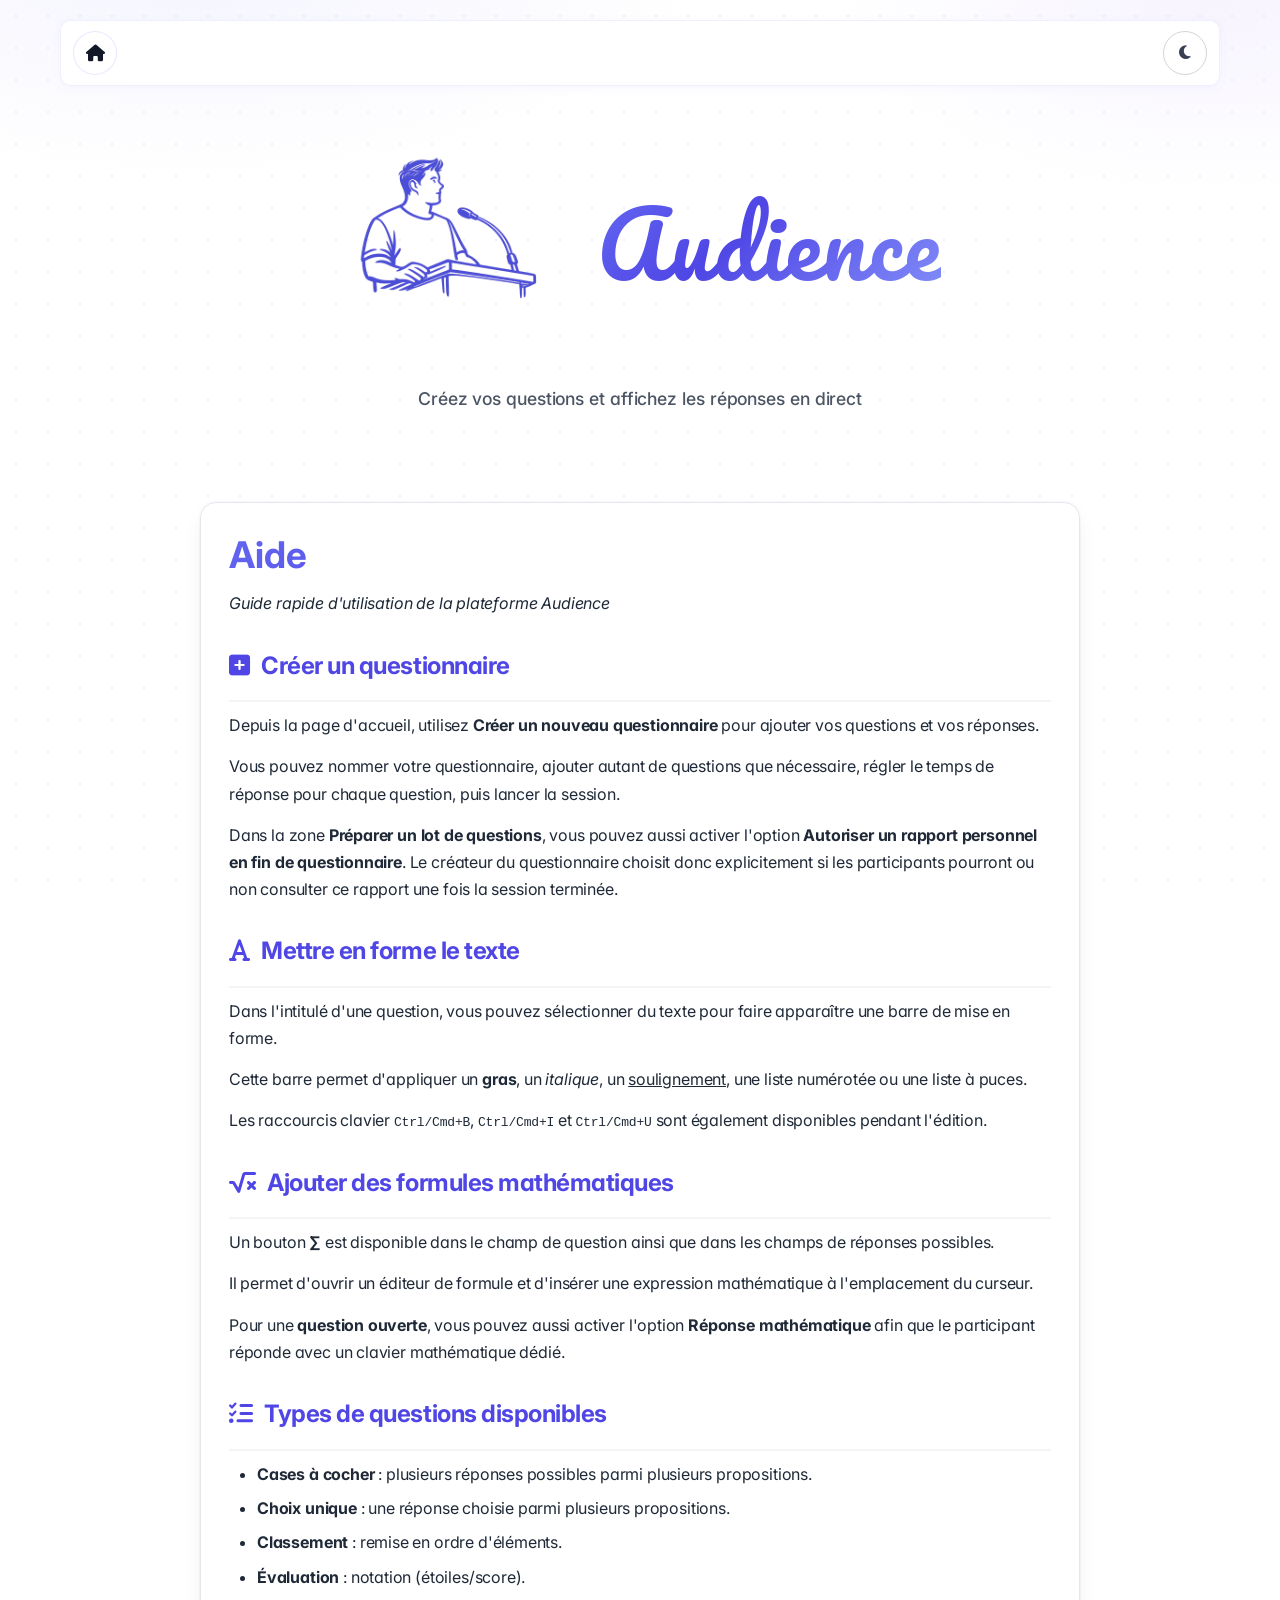
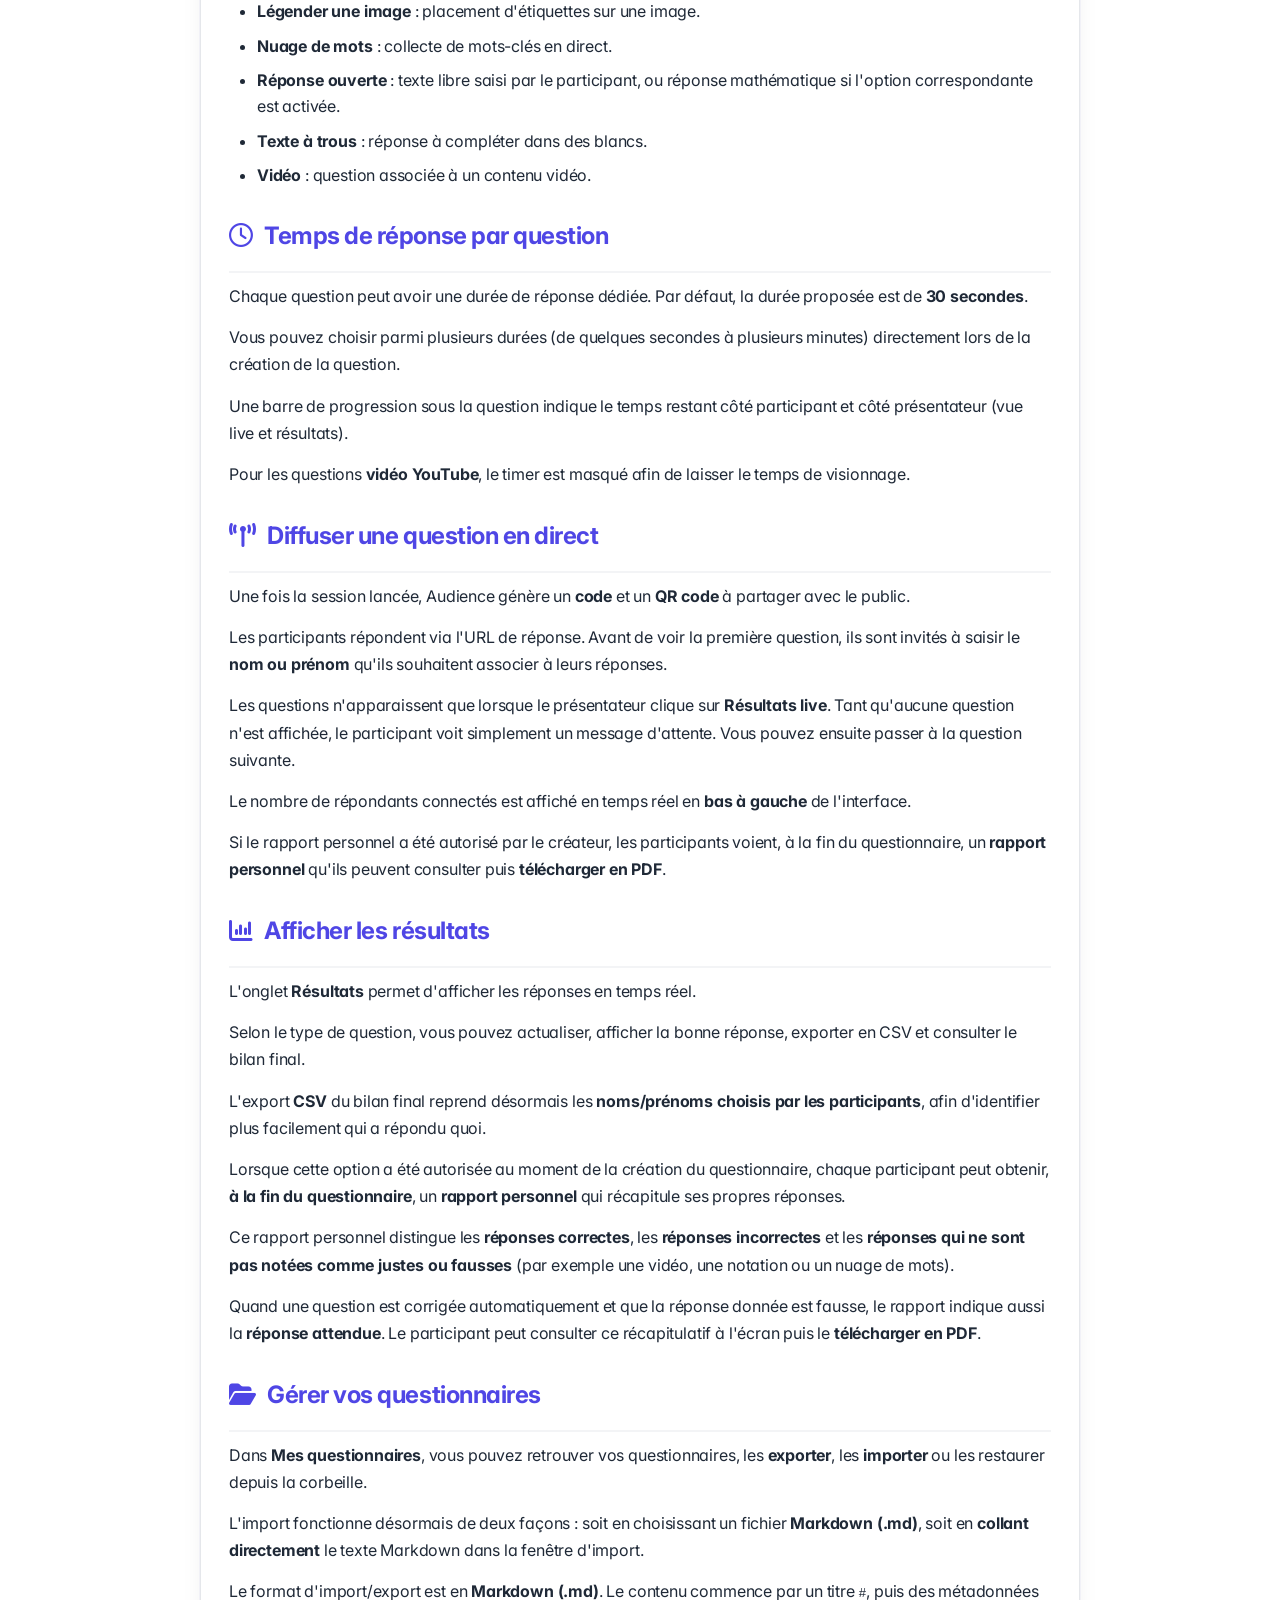
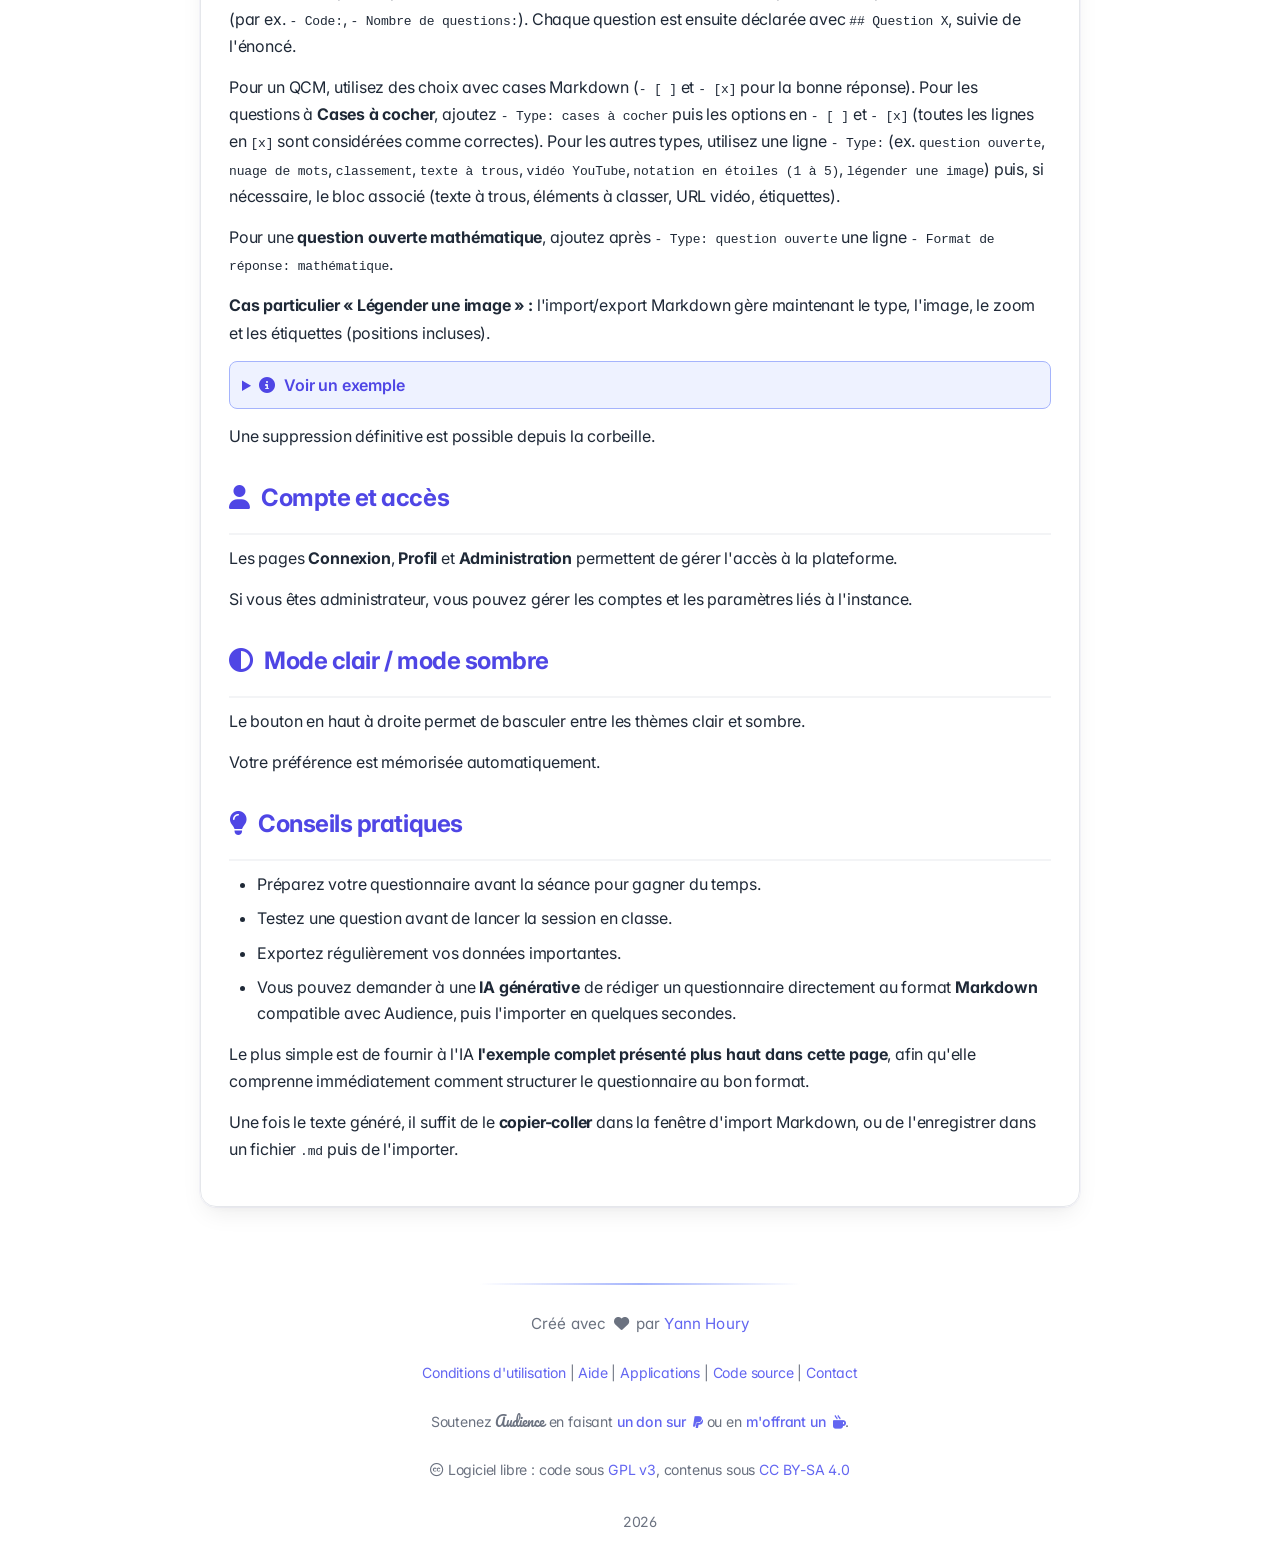
<file: aide.html>
<!DOCTYPE html>
<html lang="fr">
<head>
    <meta charset="UTF-8">
    <meta name="viewport" content="width=device-width, initial-scale=1.0">
    <title>Aide - Audience</title>
    <link rel="icon" type="image/png" sizes="32x32" href="img/icones/favicon-32.png?v=2">
    <link rel="icon" type="image/png" sizes="16x16" href="img/icones/favicon-16.png?v=2">
    <link rel="apple-touch-icon" sizes="180x180" href="img/icones/apple-touch-icon.png?v=2">
    <script>
        try {
            const savedTheme = localStorage.getItem('audience-theme');
            if (savedTheme === 'dark') {
                document.documentElement.classList.add('theme-dark');
            } else if (savedTheme === 'light') {
                document.documentElement.classList.add('theme-light');
            } else if (window.matchMedia && window.matchMedia('(prefers-color-scheme: dark)').matches) {
                document.documentElement.classList.add('theme-dark');
            }
        } catch (_) {}
    </script>
    <link rel="preconnect" href="https://fonts.googleapis.com">
    <link rel="preconnect" href="https://fonts.gstatic.com" crossorigin>
    <link href="https://fonts.googleapis.com/css2?family=Pacifico&display=swap" rel="stylesheet">
    <link href="https://fonts.googleapis.com/css2?family=Inter:wght@400;500;600;700&display=swap" rel="stylesheet">
    <link rel="stylesheet" href="https://cdnjs.cloudflare.com/ajax/libs/font-awesome/6.5.2/css/all.min.css" referrerpolicy="no-referrer">
    <link rel="stylesheet" href="styles.css?v=20261121y">
</head>
<body>
    <div id="accountBar" class="account-bar"></div>

    <div class="brand-title">
        <a href="index.html" aria-label="Retour à l'accueil Audience">
            <img class="brand-title-logo" src="img/logo/logo.png" alt="Logo Audience">
        </a>
        <h1>Audience</h1>
    </div>
    <p class="site-tagline">Créez vos questions et affichez les réponses en direct</p>

    <main class="legal-page">
        <h1>Aide</h1>
        <p><em>Guide rapide d'utilisation de la plateforme Audience</em></p>

        <h2><i class="fa-solid fa-square-plus" aria-hidden="true"></i> Créer un questionnaire</h2>
        <p>Depuis la page d'accueil, utilisez <strong>Créer un nouveau questionnaire</strong> pour ajouter vos questions et vos réponses.</p>
        <p>Vous pouvez nommer votre questionnaire, ajouter autant de questions que nécessaire, régler le temps de réponse pour chaque question, puis lancer la session.</p>
        <p>Dans la zone <strong>Préparer un lot de questions</strong>, vous pouvez aussi activer l'option <strong>Autoriser un rapport personnel en fin de questionnaire</strong>. Le créateur du questionnaire choisit donc explicitement si les participants pourront ou non consulter ce rapport une fois la session terminée.</p>

        <h2><i class="fa-solid fa-font" aria-hidden="true"></i> Mettre en forme le texte</h2>
        <p>Dans l'intitulé d'une question, vous pouvez sélectionner du texte pour faire apparaître une barre de mise en forme.</p>
        <p>Cette barre permet d'appliquer un <strong>gras</strong>, un <em>italique</em>, un <u>soulignement</u>, une liste numérotée ou une liste à puces.</p>
        <p>Les raccourcis clavier <code>Ctrl/Cmd+B</code>, <code>Ctrl/Cmd+I</code> et <code>Ctrl/Cmd+U</code> sont également disponibles pendant l'édition.</p>

        <h2><i class="fa-solid fa-square-root-variable" aria-hidden="true"></i> Ajouter des formules mathématiques</h2>
        <p>Un bouton <strong>∑</strong> est disponible dans le champ de question ainsi que dans les champs de réponses possibles.</p>
        <p>Il permet d'ouvrir un éditeur de formule et d'insérer une expression mathématique à l'emplacement du curseur.</p>
        <p>Pour une <strong>question ouverte</strong>, vous pouvez aussi activer l'option <strong>Réponse mathématique</strong> afin que le participant réponde avec un clavier mathématique dédié.</p>

        <h2><i class="fa-solid fa-list-check" aria-hidden="true"></i> Types de questions disponibles</h2>
        <ul>
            <li><strong>Cases à cocher</strong> : plusieurs réponses possibles parmi plusieurs propositions.</li>
            <li><strong>Choix unique</strong> : une réponse choisie parmi plusieurs propositions.</li>
            <li><strong>Classement</strong> : remise en ordre d'éléments.</li>
            <li><strong>Évaluation</strong> : notation (étoiles/score).</li>
            <li><strong>Légender une image</strong> : placement d'étiquettes sur une image.</li>
            <li><strong>Nuage de mots</strong> : collecte de mots-clés en direct.</li>
            <li><strong>Réponse ouverte</strong> : texte libre saisi par le participant, ou réponse mathématique si l'option correspondante est activée.</li>
            <li><strong>Texte à trous</strong> : réponse à compléter dans des blancs.</li>
            <li><strong>Vidéo</strong> : question associée à un contenu vidéo.</li>
        </ul>

        <h2><i class="fa-regular fa-clock" aria-hidden="true"></i> Temps de réponse par question</h2>
        <p>Chaque question peut avoir une durée de réponse dédiée. Par défaut, la durée proposée est de <strong>30 secondes</strong>.</p>
        <p>Vous pouvez choisir parmi plusieurs durées (de quelques secondes à plusieurs minutes) directement lors de la création de la question.</p>
        <p>Une barre de progression sous la question indique le temps restant côté participant et côté présentateur (vue live et résultats).</p>
        <p>Pour les questions <strong>vidéo YouTube</strong>, le timer est masqué afin de laisser le temps de visionnage.</p>

        <h2><i class="fa-solid fa-tower-broadcast" aria-hidden="true"></i> Diffuser une question en direct</h2>
        <p>Une fois la session lancée, Audience génère un <strong>code</strong> et un <strong>QR code</strong> à partager avec le public.</p>
        <p>Les participants répondent via l'URL de réponse. Avant de voir la première question, ils sont invités à saisir le <strong>nom ou prénom</strong> qu'ils souhaitent associer à leurs réponses.</p>
        <p>Les questions n'apparaissent que lorsque le présentateur clique sur <strong>Résultats live</strong>. Tant qu'aucune question n'est affichée, le participant voit simplement un message d'attente. Vous pouvez ensuite passer à la question suivante.</p>
        <p>Le nombre de répondants connectés est affiché en temps réel en <strong>bas à gauche</strong> de l'interface.</p>
        <p>Si le rapport personnel a été autorisé par le créateur, les participants voient, à la fin du questionnaire, un <strong>rapport personnel</strong> qu'ils peuvent consulter puis <strong>télécharger en PDF</strong>.</p>

        <h2><i class="fa-solid fa-chart-column" aria-hidden="true"></i> Afficher les résultats</h2>
        <p>L'onglet <strong>Résultats</strong> permet d'afficher les réponses en temps réel.</p>
        <p>Selon le type de question, vous pouvez actualiser, afficher la bonne réponse, exporter en CSV et consulter le bilan final.</p>
        <p>L'export <strong>CSV</strong> du bilan final reprend désormais les <strong>noms/prénoms choisis par les participants</strong>, afin d'identifier plus facilement qui a répondu quoi.</p>
        <p>Lorsque cette option a été autorisée au moment de la création du questionnaire, chaque participant peut obtenir, <strong>à la fin du questionnaire</strong>, un <strong>rapport personnel</strong> qui récapitule ses propres réponses.</p>
        <p>Ce rapport personnel distingue les <strong>réponses correctes</strong>, les <strong>réponses incorrectes</strong> et les <strong>réponses qui ne sont pas notées comme justes ou fausses</strong> (par exemple une vidéo, une notation ou un nuage de mots).</p>
        <p>Quand une question est corrigée automatiquement et que la réponse donnée est fausse, le rapport indique aussi la <strong>réponse attendue</strong>. Le participant peut consulter ce récapitulatif à l'écran puis le <strong>télécharger en PDF</strong>.</p>

        <h2><i class="fa-solid fa-folder-open" aria-hidden="true"></i> Gérer vos questionnaires</h2>
        <p>Dans <strong>Mes questionnaires</strong>, vous pouvez retrouver vos questionnaires, les <strong>exporter</strong>, les <strong>importer</strong> ou les restaurer depuis la corbeille.</p>
        <p>L'import fonctionne désormais de deux façons : soit en choisissant un fichier <strong>Markdown (.md)</strong>, soit en <strong>collant directement</strong> le texte Markdown dans la fenêtre d'import.</p>
        <p>Le format d'import/export est en <strong>Markdown (.md)</strong>. Le contenu commence par un titre <code>#</code>, puis des métadonnées (par ex. <code>- Code:</code>, <code>- Nombre de questions:</code>). Chaque question est ensuite déclarée avec <code>## Question X</code>, suivie de l'énoncé.</p>
        <p>Pour un QCM, utilisez des choix avec cases Markdown (<code>- [ ]</code> et <code>- [x]</code> pour la bonne réponse). Pour les questions à <strong>Cases à cocher</strong>, ajoutez <code>- Type: cases à cocher</code> puis les options en <code>- [ ]</code> et <code>- [x]</code> (toutes les lignes en <code>[x]</code> sont considérées comme correctes). Pour les autres types, utilisez une ligne <code>- Type:</code> (ex. <code>question ouverte</code>, <code>nuage de mots</code>, <code>classement</code>, <code>texte à trous</code>, <code>vidéo YouTube</code>, <code>notation en étoiles (1 à 5)</code>, <code>légender une image</code>) puis, si nécessaire, le bloc associé (texte à trous, éléments à classer, URL vidéo, étiquettes).</p>
        <p>Pour une <strong>question ouverte mathématique</strong>, ajoutez après <code>- Type: question ouverte</code> une ligne <code>- Format de réponse: mathématique</code>.</p>
        <p><strong>Cas particulier « Légender une image » :</strong> l'import/export Markdown gère maintenant le type, l'image, le zoom et les étiquettes (positions incluses).</p>
        <details class="help-admonition">
            <summary><i class="fa-solid fa-circle-info" aria-hidden="true"></i> Voir un exemple</summary>
            <pre><code># L'intelligence artificielle

## Question 1

À quelle année est généralement attribuée la naissance de l'expression « intelligence artificielle » ?

- [ ] 1945
- [x] 1956
- [ ] 1972

## Question 2

Qui a inventé l'acronyme IA ?

- [x] John McCarthy
- [ ] Yann Le Cun
- [ ] Alan Turing

## Question 3

Vrai ou faux ? Les réseaux de neurones naissent dans les années 80 ?

- [x] VRAI
- [ ] FAUX

## Question 4

Complète la phrase suivante.

- Type: texte à trous
- Texte à trous:
```
Un [LLM] est un modèle de langage de grande [taille] entraîné sur de très nombreux textes.
```

## Question 5

Comment fonctionne chatGPT ?

- Type: légender une image
- Image: uploads/questions/395129/3f22d86ea5ce7ae17a837473dec35f3db1474269.jpg
- Zoom image: 1.00
- Étiquettes:
```json
[
  {
    "id": "lbl1",
    "text": "Prompt",
    "x": 6.9,
    "y": 55.04
  },
  {
    "id": "lbl17717528421362",
    "text": "Tokenization",
    "x": 26.29,
    "y": 57.2
  },
  {
    "id": "lbl17717531087543",
    "text": "Embeddings",
    "x": 37.43,
    "y": 58.01
  },
  {
    "id": "lbl17717531905554",
    "text": "Transformer",
    "x": 47,
    "y": 59.7
  },
  {
    "id": "lbl17717532680985",
    "text": "Réponse en langage naturel",
    "x": 92.47,
    "y": 48.61
  }
]
```

## Question 6

Classez ces films évoquant une IA par ordre de parution.

- Type: classement
- Éléments à classer:
```
Metropolis
2001 l'Odyssée de l'espace
Terminator
Matrix
Her
```

## Question 7

Regardez cette vidéo

- Type: vidéo YouTube
- URL vidéo: https://youtu.be/ARJ8cAGm6JE?si=zKQdR6Wd4IGzhup1

## Question 8

Mon nom est celui de l'IA dans le film 2001 Odyssée de l'espace

- Type: question ouverte

## Question 9

Écris la formule de la prédiction d'un modèle de régression linéaire simple.

- Type: question ouverte
- Format de réponse: mathématique

## Question 10

Quels personnages sont des IA au cinéma ?

- Type: cases à cocher
- [ ] Eleven
- [x] Skynet
- [ ] Robocop
- [x] Samantha
- [x] Agent Smith
- [x] JARVIS

## Question 11

Cite en un mot un usage de l'IA dans la vie quotidienne.

- Type: nuage de mots

## Question 12

À ton avis, l'IA peut-elle t'aider à apprendre mieux et plus vite ?

- Type: notation en étoiles (1 à 5)

## Question 13

Dans la régression linéaire utilisée en apprentissage automatique, comment note-t-on souvent la prédiction du modèle ?

- [ ] \\(x + y\\)
- [x] \\(\\hat{y} = wx + b\\)
- [ ] \\(\\int_0^1 x^2\\,dx\\)</code></pre>
        </details>
        <p>Une suppression définitive est possible depuis la corbeille.</p>

        <h2><i class="fa-solid fa-user" aria-hidden="true"></i> Compte et accès</h2>
        <p>Les pages <strong>Connexion</strong>, <strong>Profil</strong> et <strong>Administration</strong> permettent de gérer l'accès à la plateforme.</p>
        <p>Si vous êtes administrateur, vous pouvez gérer les comptes et les paramètres liés à l'instance.</p>

        <h2><i class="fa-solid fa-circle-half-stroke" aria-hidden="true"></i> Mode clair / mode sombre</h2>
        <p>Le bouton en haut à droite permet de basculer entre les thèmes clair et sombre.</p>
        <p>Votre préférence est mémorisée automatiquement.</p>

        <h2><i class="fa-solid fa-lightbulb" aria-hidden="true"></i> Conseils pratiques</h2>
        <ul>
            <li>Préparez votre questionnaire avant la séance pour gagner du temps.</li>
            <li>Testez une question avant de lancer la session en classe.</li>
            <li>Exportez régulièrement vos données importantes.</li>
            <li>Vous pouvez demander à une <strong>IA générative</strong> de rédiger un questionnaire directement au format <strong>Markdown</strong> compatible avec Audience, puis l'importer en quelques secondes.</li>
        </ul>
        <p>Le plus simple est de fournir à l'IA <strong>l'exemple complet présenté plus haut dans cette page</strong>, afin qu'elle comprenne immédiatement comment structurer le questionnaire au bon format.</p>
        <p>Une fois le texte généré, il suffit de le <strong>copier-coller</strong> dans la fenêtre d'import Markdown, ou de l'enregistrer dans un fichier <code>.md</code> puis de l'importer.</p>
    </main>

    <footer class="footer" data-site-footer></footer>

    <script src="site-nav.js?v=20261121v"></script>
    <script src="site-footer.js?v=20261121b"></script>
    <script src="theme.js?v=20261122a"></script>
    <script>
        const yearEl = document.getElementById('current-year');
        if (yearEl) yearEl.textContent = new Date().getFullYear();
    </script>
</body>
</html>
</file>
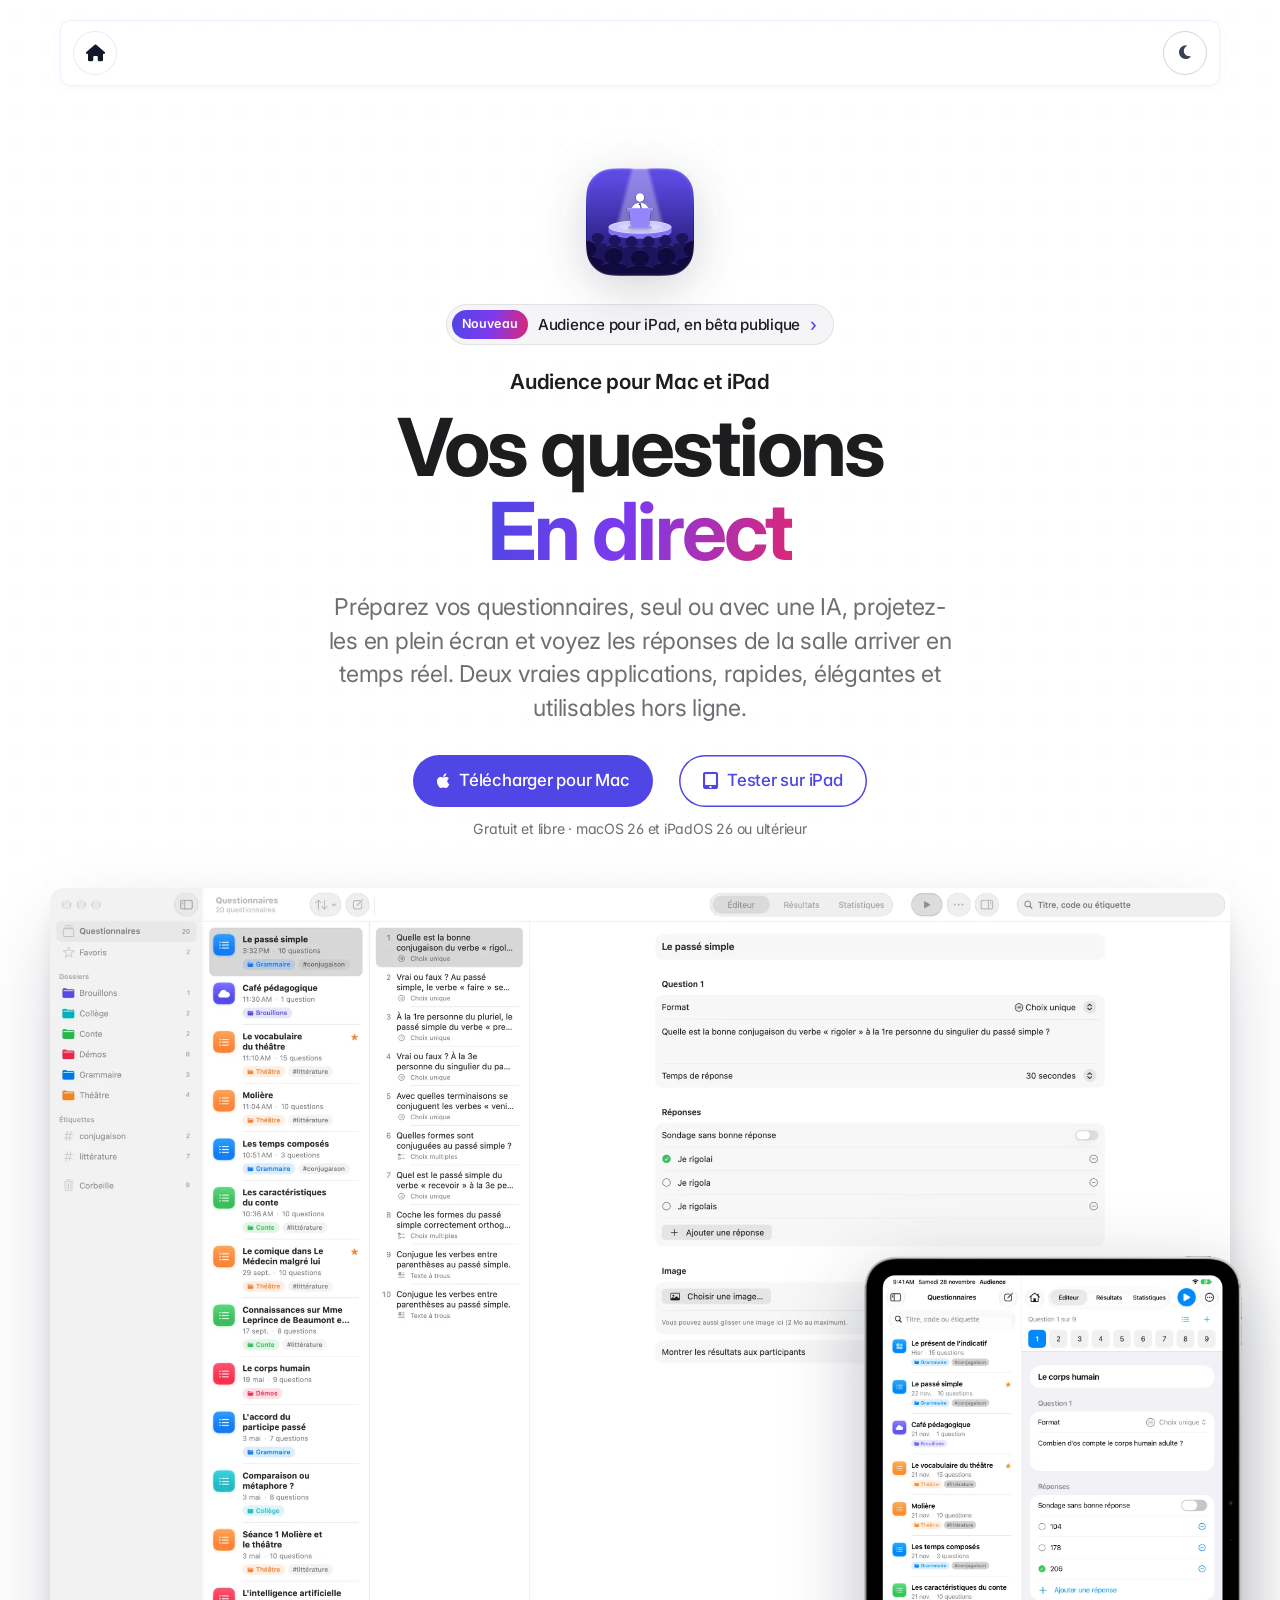
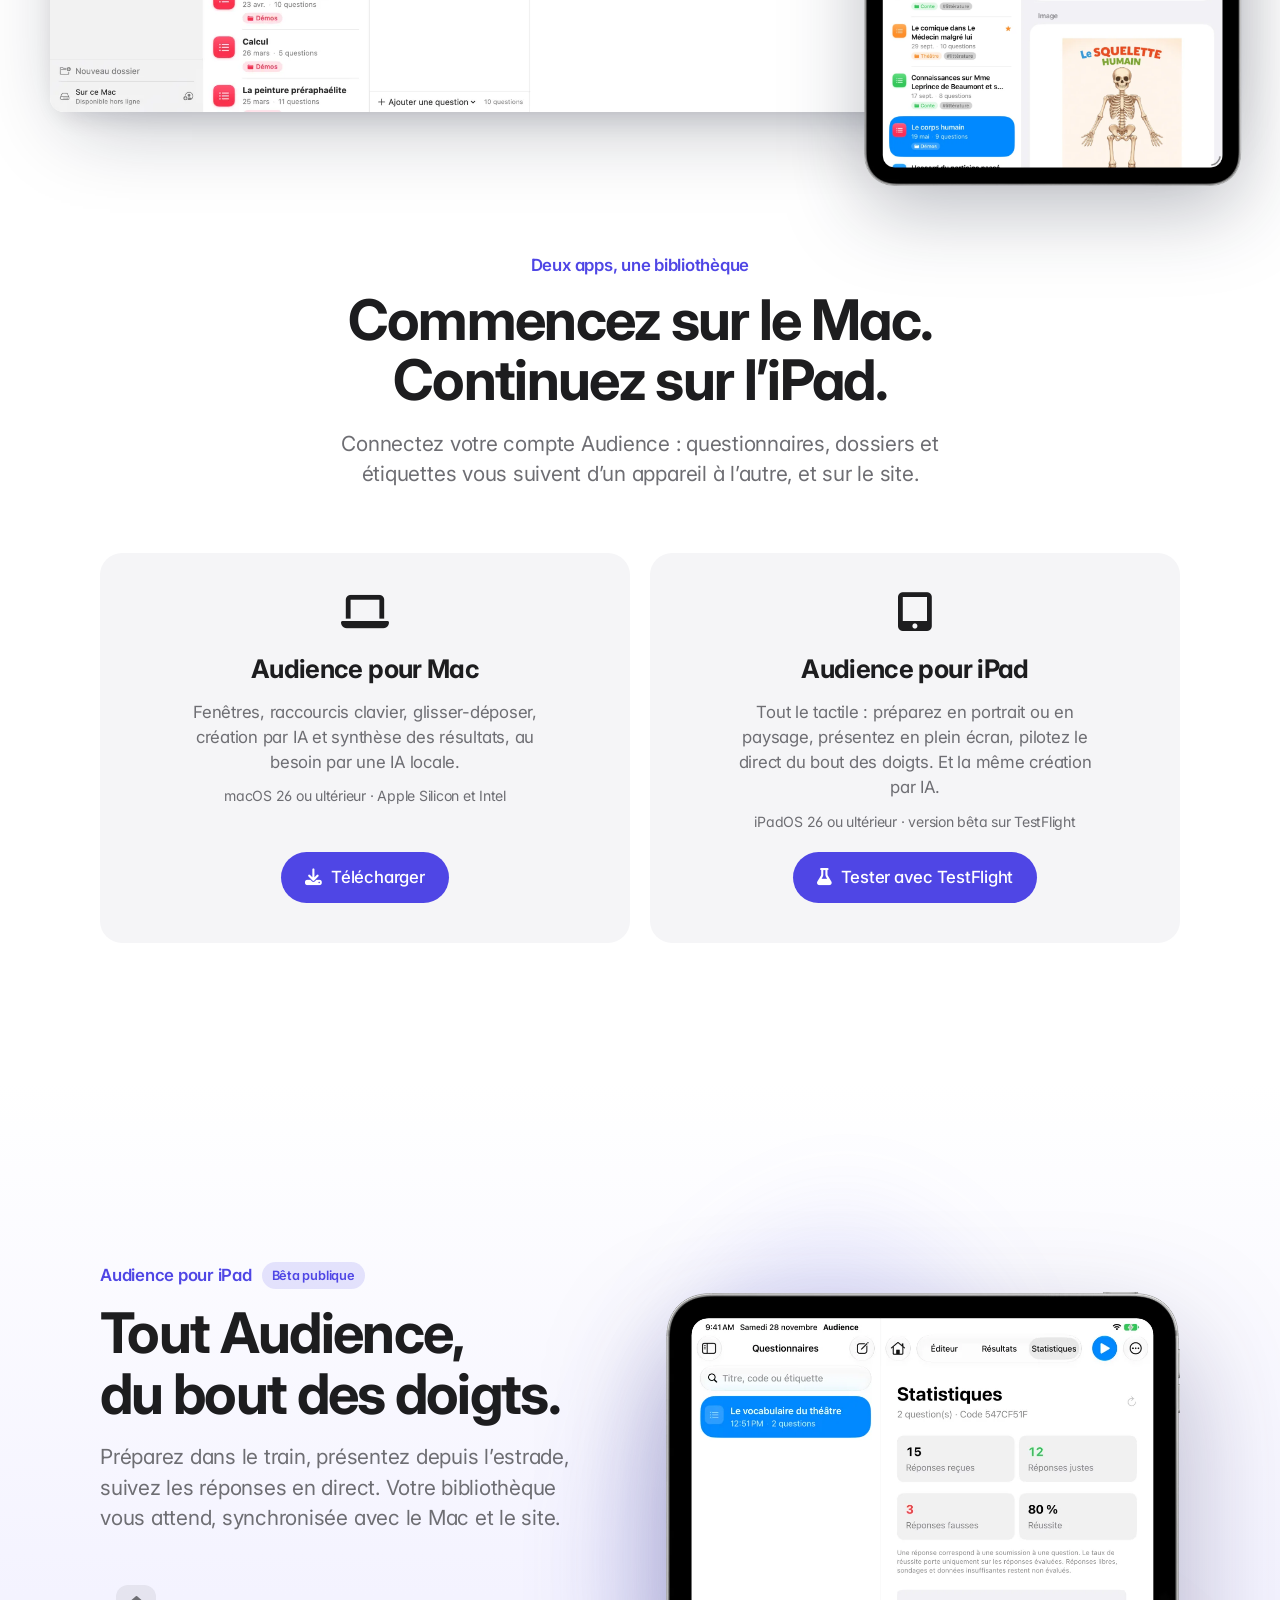
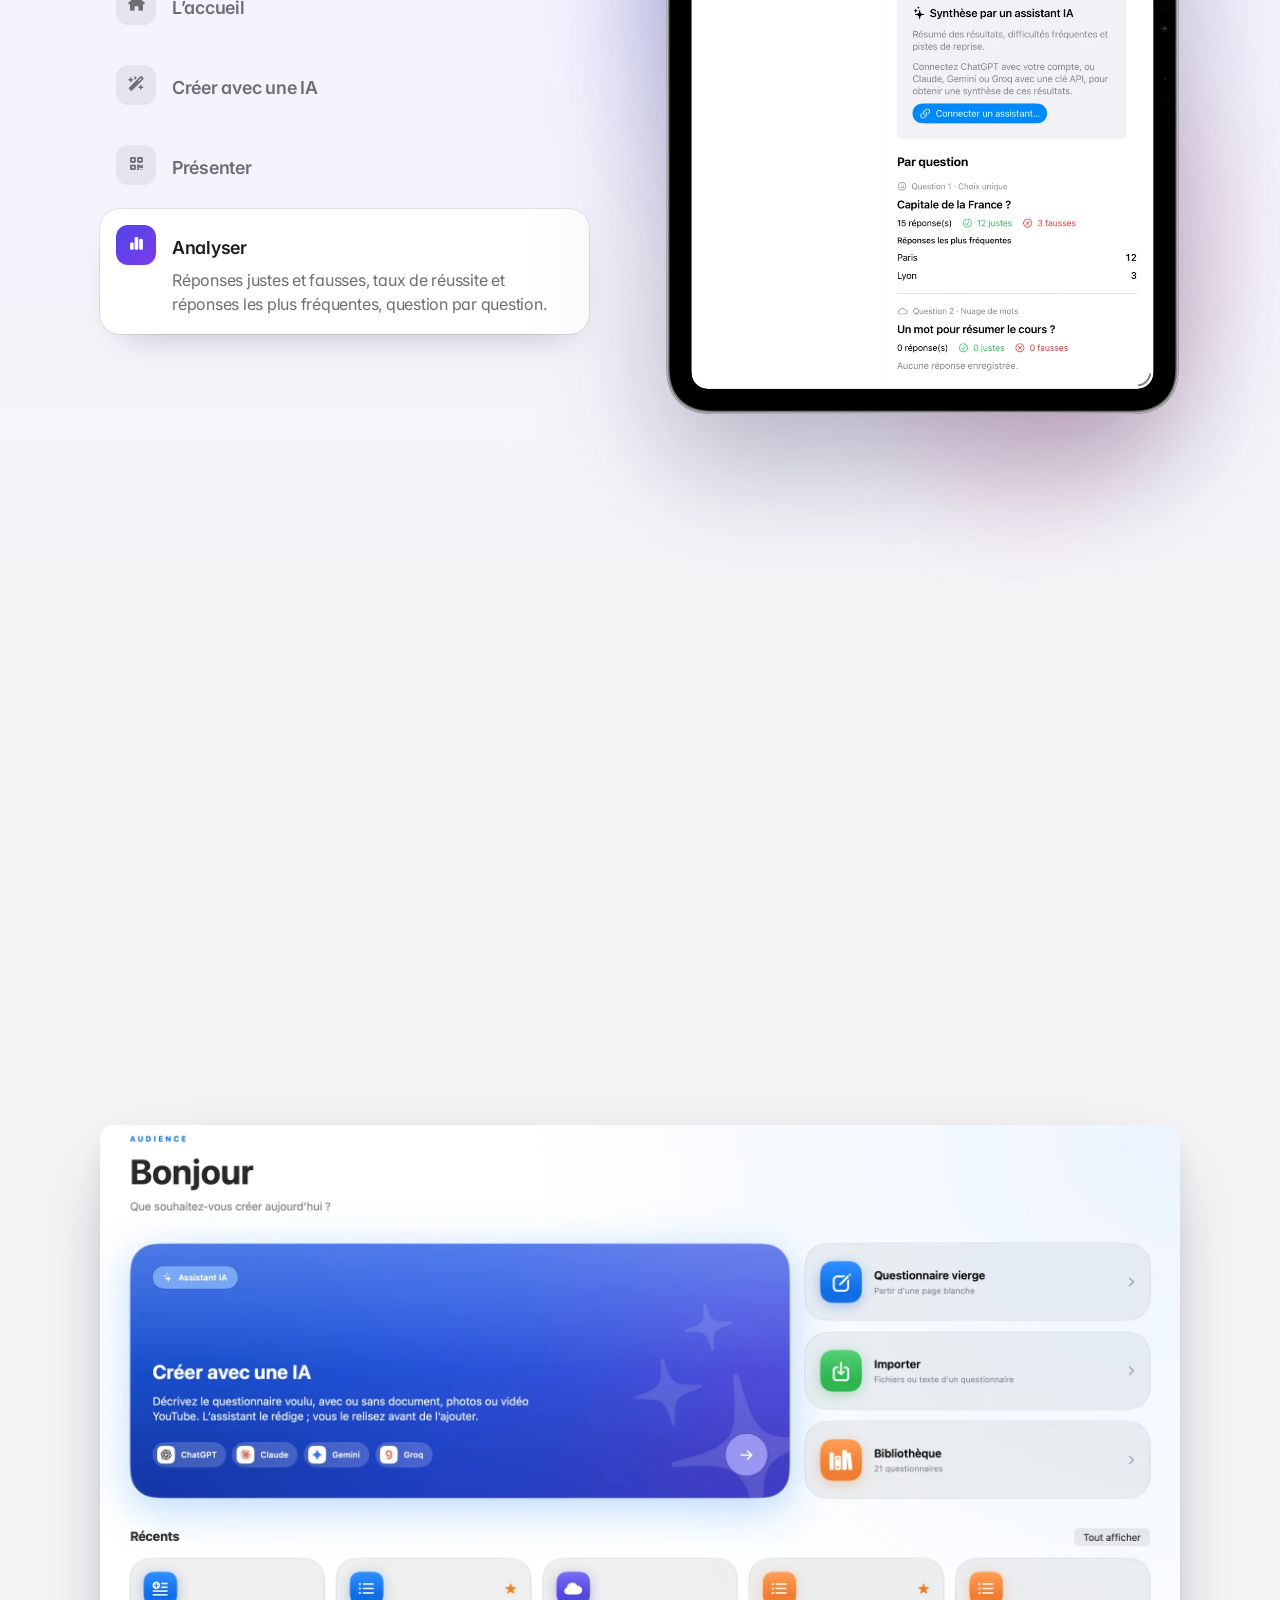
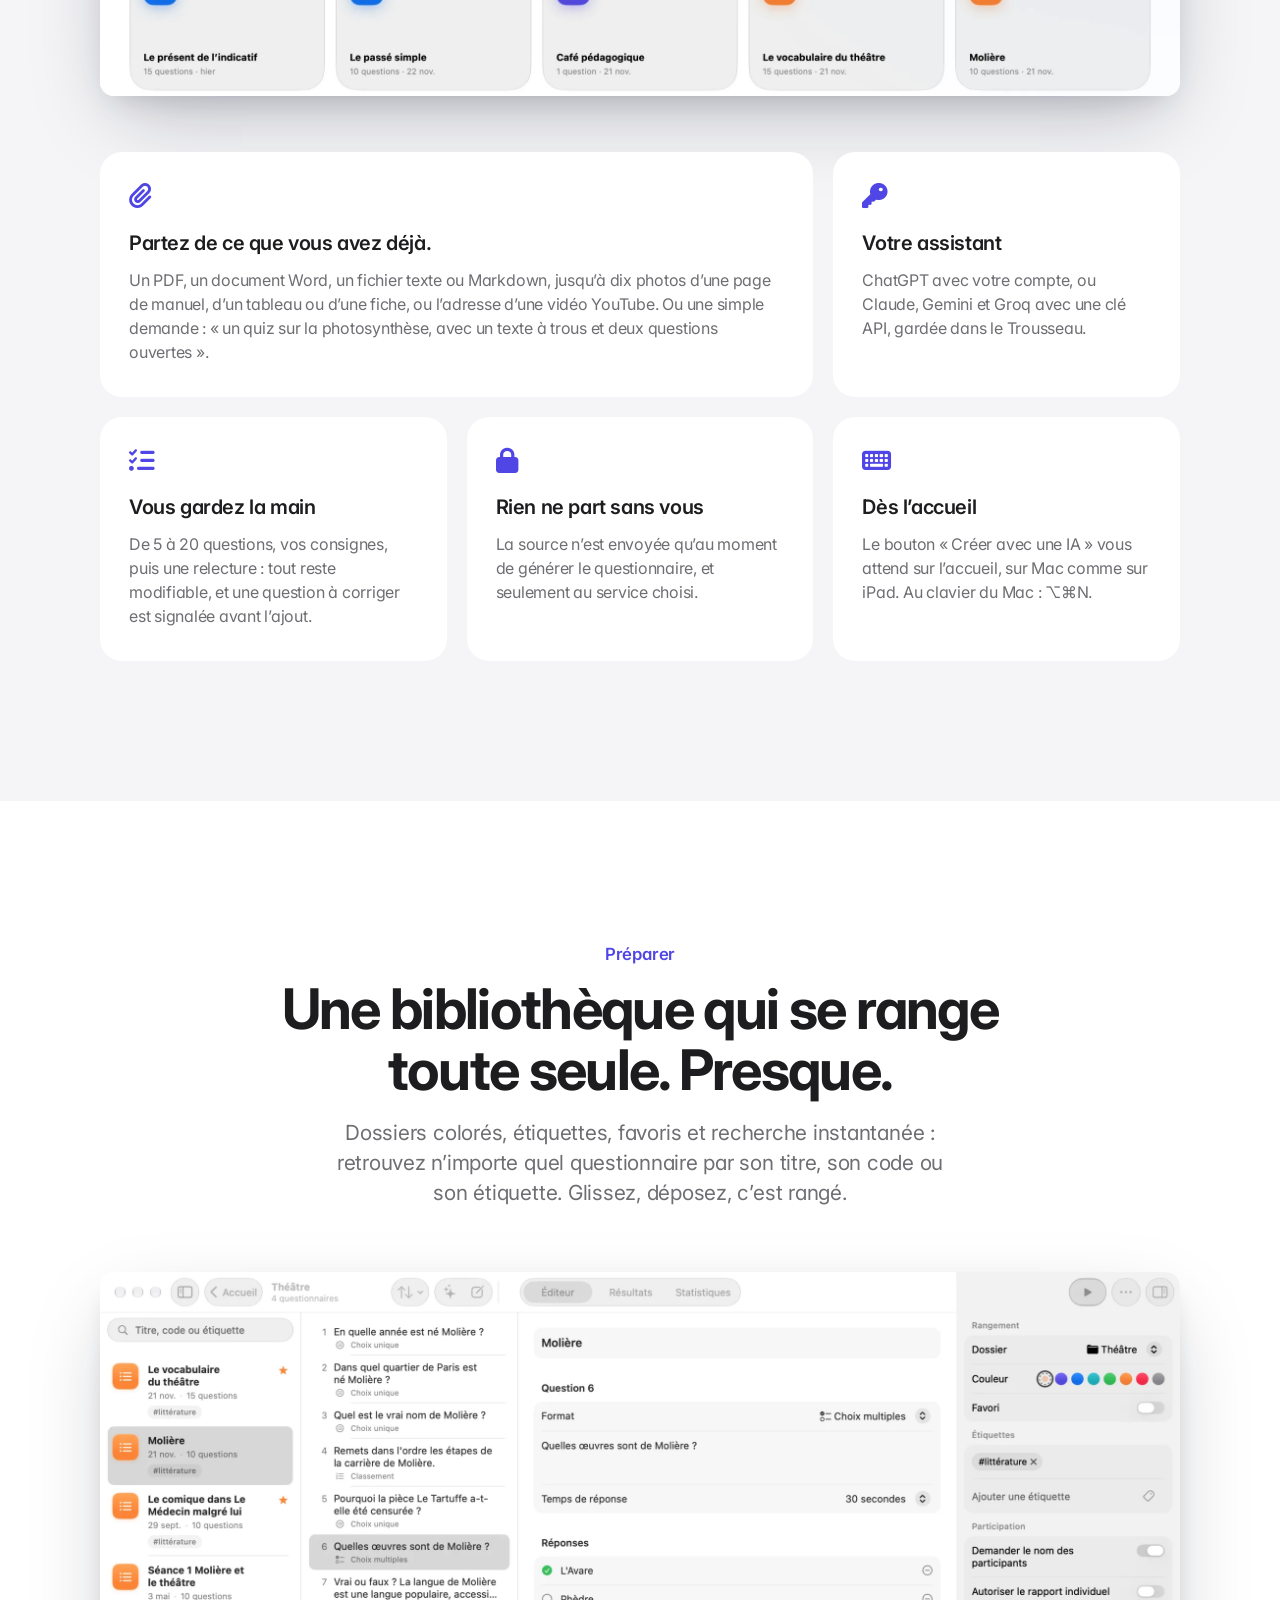
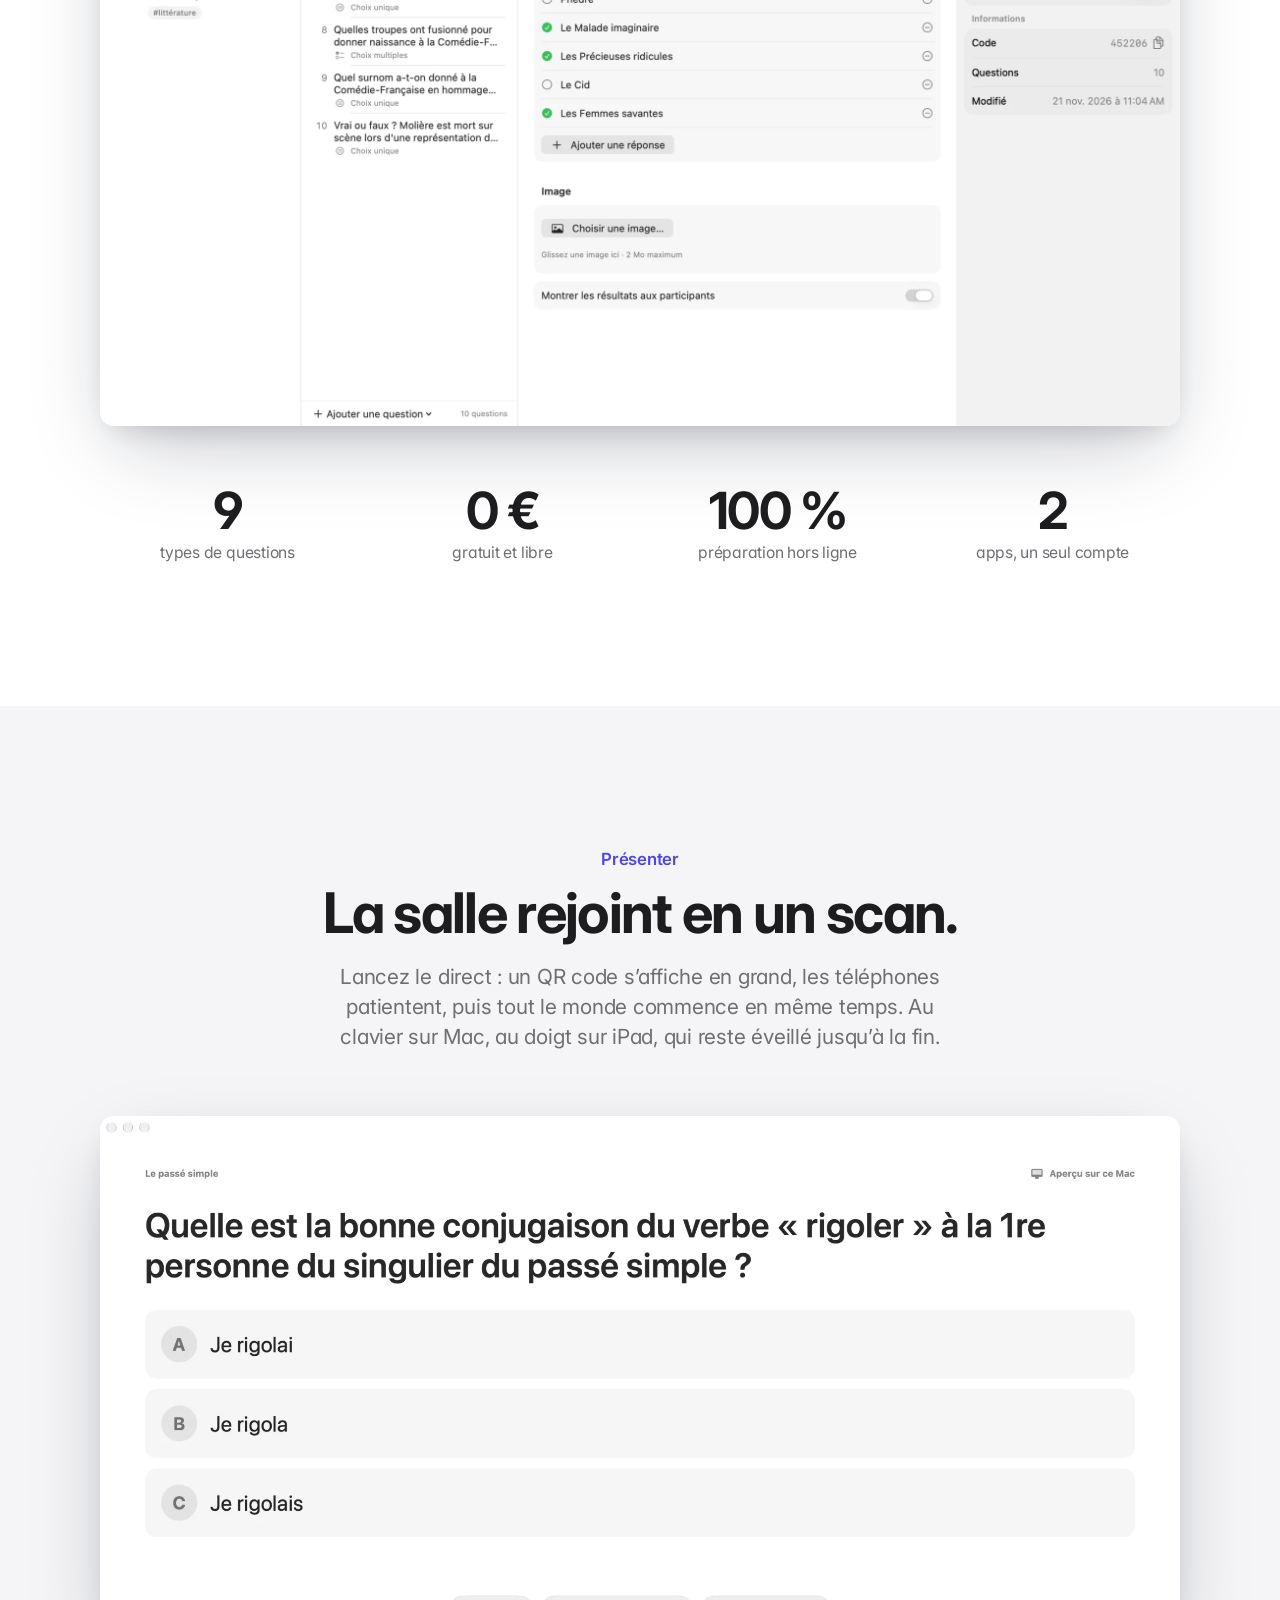
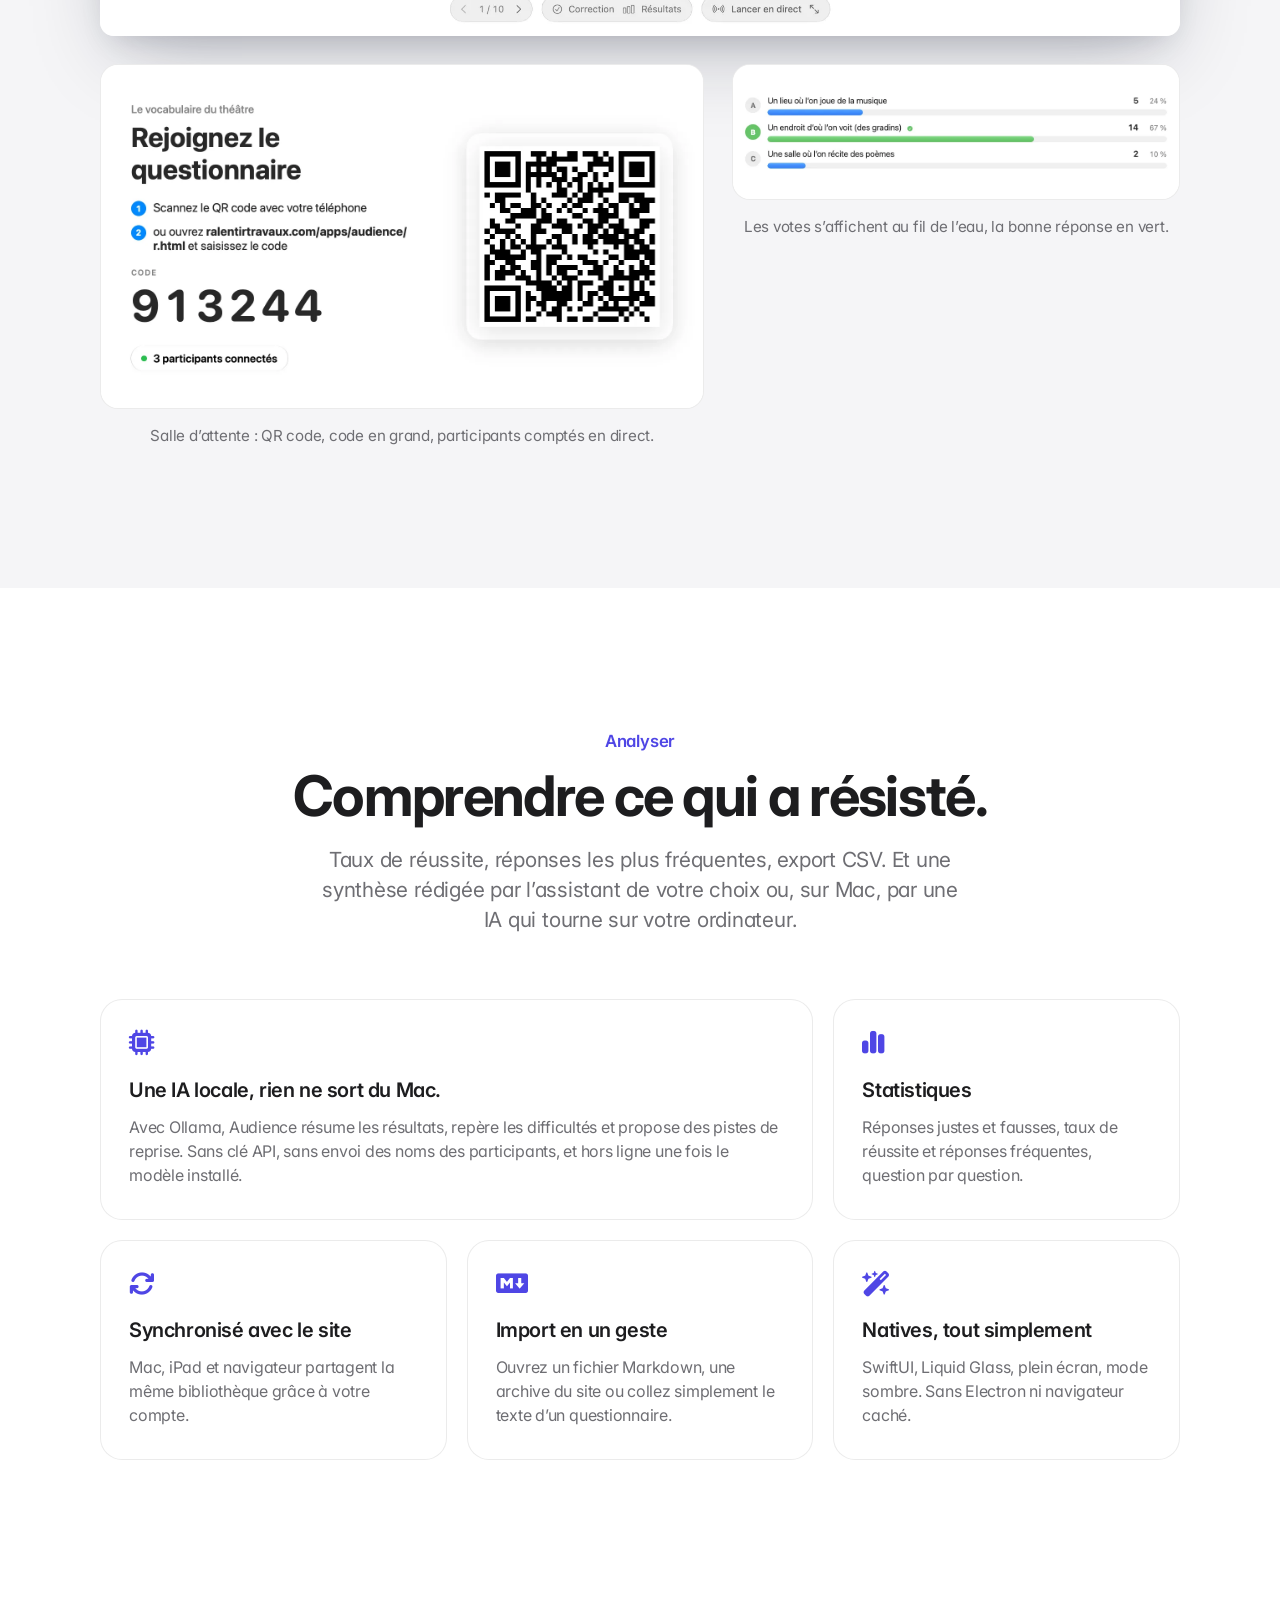
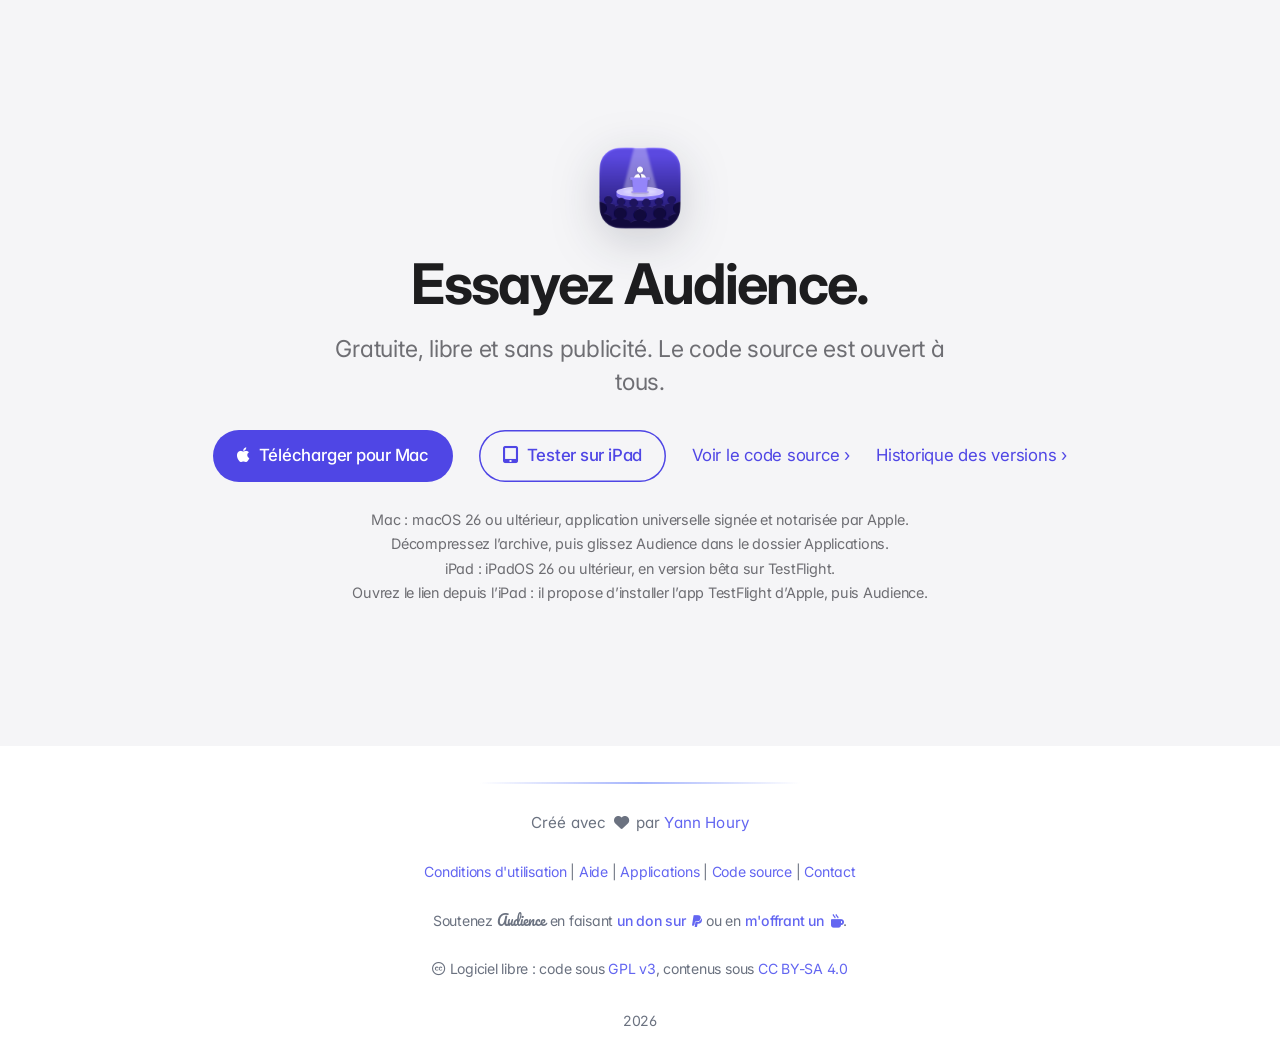
<file: app.html>
<!DOCTYPE html>
<html lang="fr">
<head>
    <meta charset="UTF-8">
    <meta name="viewport" content="width=device-width, initial-scale=1.0">
    <title>Audience pour Mac et iPad</title>
    <meta name="description" content="Audience pour Mac et iPad : préparez vos questionnaires, seul ou avec une IA, présentez-les en plein écran et recueillez les réponses de votre public en direct. Applications natives, gratuites et libres.">
    <meta property="og:title" content="Audience pour Mac et iPad">
    <meta property="og:description" content="Préparez, présentez et analysez vos questionnaires en direct, avec des applications natives pour Mac et iPad.">
    <meta property="og:image" content="img/app/editeur.webp">
    <link rel="icon" type="image/png" sizes="32x32" href="img/icones/favicon-32.png?v=2">
    <link rel="icon" type="image/png" sizes="16x16" href="img/icones/favicon-16.png?v=2">
    <link rel="apple-touch-icon" sizes="180x180" href="img/icones/apple-touch-icon.png?v=2">
    <script>
        try {
            const savedTheme = localStorage.getItem('audience-theme');
            if (savedTheme === 'dark') {
                document.documentElement.classList.add('theme-dark');
            } else if (savedTheme === 'light') {
                document.documentElement.classList.add('theme-light');
            } else if (window.matchMedia && window.matchMedia('(prefers-color-scheme: dark)').matches) {
                document.documentElement.classList.add('theme-dark');
            }
        } catch (_) {}
    </script>
    <link rel="preconnect" href="https://fonts.googleapis.com">
    <link rel="preconnect" href="https://fonts.gstatic.com" crossorigin>
    <link href="https://fonts.googleapis.com/css2?family=Pacifico&display=swap" rel="stylesheet">
    <link href="https://fonts.googleapis.com/css2?family=Inter:wght@400;500;600;700&display=swap" rel="stylesheet">
    <link rel="stylesheet" href="https://cdnjs.cloudflare.com/ajax/libs/font-awesome/6.5.2/css/all.min.css" referrerpolicy="no-referrer">
    <link rel="stylesheet" href="styles.css?v=20261121y">
    <link rel="stylesheet" href="app.css?v=20261122a">
    <style>
        /* Specific to this page (app.css is shared with nouveautes.html). */
        .page-mac .mac .mac-button.mac-button-secondary {
            background: transparent;
            color: var(--mac-accent);
            box-shadow: inset 0 0 0 1.5px var(--mac-accent);
        }

        .page-mac .mac .mac-button.mac-button-secondary:hover {
            background: color-mix(in srgb, var(--mac-accent) 10%, transparent);
        }

        /* ----- Annonce de l’app iPad, en tête de page ----- */
        .mac-announce {
            display: inline-flex;
            align-items: center;
            gap: 10px;
            margin: 0 0 20px;
            padding: 5px 16px 5px 5px;
            border-radius: 999px;
            border: 1px solid var(--mac-line);
            background: var(--mac-bg-alt);
            color: var(--mac-ink);
            font-size: 0.95rem;
            font-weight: 500;
            text-decoration: none;
            transition: border-color 0.25s ease, transform 0.25s ease, box-shadow 0.25s ease;
        }

        .mac-announce:hover {
            border-color: color-mix(in srgb, var(--mac-accent) 50%, transparent);
            box-shadow: 0 8px 24px -12px color-mix(in srgb, var(--mac-accent) 60%, transparent);
            transform: translateY(-1px);
        }

        .mac-announce::after {
            content: '›';
            color: var(--mac-accent);
            font-size: 1.1rem;
            line-height: 1;
        }

        .mac-announce-tag {
            padding: 4px 10px;
            border-radius: 999px;
            background: linear-gradient(100deg, #4f46e5 0%, #7c3aed 50%, #db2777 100%);
            color: #ffffff;
            font-size: 0.78rem;
            font-weight: 600;
            letter-spacing: 0.01em;
        }

        /* ----- Section iPad ----- */
        .ipad-feature {
            --ipad-band: linear-gradient(180deg, #ffffff 0%, #f4f3ff 45%, #f5f5f7 100%);
            --ipad-glow-a: rgba(99, 102, 241, 0.42);
            --ipad-glow-b: rgba(219, 39, 119, 0.28);
            --ipad-tab-active: #ffffff;
            --ipad-device-shadow: rgba(30, 27, 75, 0.3);
            position: relative;
            overflow: hidden;
            background: var(--ipad-band);
        }

        :root.theme-dark .ipad-feature {
            --ipad-band: linear-gradient(180deg, #000000 0%, #0c0a1c 45%, #101012 100%);
            --ipad-glow-a: rgba(99, 102, 241, 0.42);
            --ipad-glow-b: rgba(219, 39, 119, 0.26);
            --ipad-tab-active: #1c1c1e;
            --ipad-device-shadow: rgba(0, 0, 0, 0.7);
        }

        @media (prefers-color-scheme: dark) {
            :root:not(.theme-light) .ipad-feature {
                --ipad-band: linear-gradient(180deg, #000000 0%, #0c0a1c 45%, #101012 100%);
                --ipad-glow-a: rgba(99, 102, 241, 0.42);
                --ipad-glow-b: rgba(219, 39, 119, 0.26);
                --ipad-tab-active: #1c1c1e;
                --ipad-device-shadow: rgba(0, 0, 0, 0.7);
            }
        }

        .ipad-grid {
            display: grid;
            grid-template-columns: minmax(0, 1fr) minmax(0, 1.05fr);
            grid-template-areas:
                "head  stage"
                "tabs  stage"
                "cta   stage";
            grid-template-rows: auto auto 1fr;
            column-gap: clamp(40px, 6vw, 96px);
        }

        .ipad-head {
            grid-area: head;
            text-align: left;
            padding-top: clamp(8px, 3vw, 40px);
        }

        .ipad-head .mac-lede {
            margin: 0 !important;
            font-size: clamp(1.05rem, 2vw, 1.3rem);
        }

        .ipad-kicker {
            display: inline-flex;
            align-items: center;
            gap: 10px;
            margin-bottom: 14px !important;
            color: var(--mac-accent);
            font-size: 1.05rem;
            font-weight: 600;
        }

        .ipad-kicker span {
            padding: 3px 10px;
            border-radius: 999px;
            background: color-mix(in srgb, var(--mac-accent) 14%, transparent);
            font-size: 0.8rem;
        }

        /* Feature tabs: the active one opens, with a progress bar while the tour plays. */
        .ipad-tabs {
            grid-area: tabs;
            display: flex;
            flex-direction: column;
            gap: 6px;
            margin: 36px 0 32px;
        }

        .page-mac .ipad-tab {
            all: unset;
            box-sizing: border-box;
            position: relative;
            display: grid;
            grid-template-columns: 40px minmax(0, 1fr);
            column-gap: 16px;
            align-items: start;
            padding: 16px 20px 18px 16px;
            border-radius: 20px;
            cursor: pointer;
            color: var(--mac-ink-soft);
            transition: background-color 0.35s ease, box-shadow 0.35s ease, color 0.35s ease;
        }

        .page-mac .ipad-tab:hover {
            color: var(--mac-ink);
        }

        .page-mac .ipad-tab:focus-visible {
            outline: 2px solid var(--mac-accent);
            outline-offset: 2px;
        }

        .page-mac .ipad-tab.is-active {
            color: var(--mac-ink);
            background: var(--ipad-tab-active);
            box-shadow: 0 18px 40px -24px rgba(15, 23, 42, 0.35), 0 0 0 1px var(--mac-line);
        }

        .ipad-tab-icon {
            display: grid;
            place-items: center;
            width: 40px;
            height: 40px;
            border-radius: 12px;
            background: color-mix(in srgb, var(--mac-ink) 7%, transparent);
            font-size: 1rem;
            transition: background-color 0.35s ease, color 0.35s ease;
        }

        .ipad-tab.is-active .ipad-tab-icon {
            background: linear-gradient(135deg, #4f46e5, #7c3aed);
            color: #ffffff;
        }

        .ipad-tab-title {
            display: block;
            padding-top: 8px;
            font-size: 1.12rem;
            font-weight: 600;
            letter-spacing: -0.015em;
        }

        .ipad-tab-reveal {
            display: grid;
            grid-template-rows: 0fr;
            transition: grid-template-rows 0.45s cubic-bezier(0.2, 0.7, 0.2, 1);
        }

        .ipad-tab.is-active .ipad-tab-reveal {
            grid-template-rows: 1fr;
        }

        .ipad-tab-text {
            display: block;
            overflow: hidden;
            color: var(--mac-ink-soft);
            font-size: 1rem;
            line-height: 1.5;
        }

        .ipad-tab-text::before {
            content: '';
            display: block;
            height: 6px;
        }

        .ipad-tab-bar {
            position: absolute;
            left: 72px;
            right: 20px;
            bottom: 9px;
            height: 2px;
            border-radius: 2px;
            background: var(--mac-line);
            transform-origin: left center;
            opacity: 0;
            transition: opacity 0.3s ease;
        }

        .ipad-tab-fill {
            position: absolute;
            inset: 0;
            border-radius: inherit;
            background: var(--mac-accent);
            transform: scaleX(0);
            transform-origin: left center;
        }

        .ipad-feature.is-playing .ipad-tab.is-active .ipad-tab-bar {
            opacity: 1;
        }

        /* The end of this animation advances the tour to the next tab. */
        .ipad-feature.is-playing .ipad-tab.is-active .ipad-tab-fill {
            animation: ipad-progress 6.5s linear forwards;
        }

        .ipad-feature.is-paused .ipad-tab-fill {
            animation-play-state: paused !important;
        }

        @keyframes ipad-progress {
            from { transform: scaleX(0); }
            to { transform: scaleX(1); }
        }

        /* Call to action, with a QR code for visitors reading the page on a Mac. */
        .ipad-cta {
            grid-area: cta;
            display: flex;
            flex-wrap: wrap;
            align-items: center;
            gap: 18px 28px;
        }

        .ipad-cta .mac-button {
            padding: 14px 26px;
        }

        .ipad-qr {
            display: none;
            align-items: center;
            gap: 14px;
            color: var(--mac-ink-soft);
            font-size: 0.9rem;
            line-height: 1.4;
        }

        .ipad-qr strong {
            color: var(--mac-ink);
            font-weight: 600;
        }

        .ipad-qr-code {
            flex: none;
            width: 76px;
            height: 76px;
            padding: 7px;
            border-radius: 14px;
            background: #ffffff;
            box-shadow: 0 0 0 1px var(--mac-line), 0 10px 24px -14px rgba(15, 23, 42, 0.4);
        }

        .ipad-qr-code svg {
            display: block;
            width: 100%;
            height: 100%;
            shape-rendering: crispEdges;
        }

        @media (hover: hover) and (pointer: fine) and (min-width: 961px) {
            .ipad-qr {
                display: flex;
            }
        }

        .ipad-cta-note {
            flex-basis: 100%;
            color: var(--mac-ink-soft);
            font-size: 0.88rem;
        }

        /* The device: framed screenshots stacked, a glow behind, a slight tilt under the pointer. */
        .ipad-stage {
            grid-area: stage;
            position: relative;
            display: grid;
            place-items: center;
            perspective: 1800px;
        }

        .ipad-stage::before {
            content: '';
            position: absolute;
            inset: -6% -18% -10%;
            border-radius: 50%;
            background:
                radial-gradient(closest-side at 36% 38%, var(--ipad-glow-a), transparent),
                radial-gradient(closest-side at 68% 70%, var(--ipad-glow-b), transparent);
            filter: blur(40px);
            pointer-events: none;
            animation: ipad-glow 14s ease-in-out infinite alternate;
        }

        @keyframes ipad-glow {
            from { transform: translate3d(-3%, 2%, 0) scale(0.96); }
            to { transform: translate3d(3%, -2%, 0) scale(1.06); }
        }

        .ipad-device {
            position: relative;
            width: min(100%, 540px);
            aspect-ratio: 1000 / 1405;
            transform: rotateX(var(--ipad-rx, 0deg)) rotateY(var(--ipad-ry, 0deg));
            transition: transform 0.8s cubic-bezier(0.2, 0.7, 0.2, 1);
            filter: drop-shadow(0 50px 60px var(--ipad-device-shadow));
        }

        .ipad-screen {
            position: absolute;
            inset: 0;
            width: 100%;
            height: 100%;
            opacity: 0;
            transition: opacity 0.7s ease;
        }

        /* The outgoing screen stays below until the new one has faded in, so the bezel never dims. */
        .ipad-screen.was-active {
            opacity: 1;
            transition: none;
            z-index: 1;
        }

        .ipad-screen.is-active {
            opacity: 1;
            z-index: 2;
        }

        @media (prefers-reduced-motion: reduce) {
            .ipad-stage::before,
            .ipad-tab-fill {
                animation: none !important;
            }

            .ipad-screen,
            .ipad-device,
            .ipad-tab-reveal {
                transition: none;
            }
        }

        @media (max-width: 960px) {
            .ipad-grid {
                grid-template-columns: minmax(0, 1fr);
                grid-template-areas: "head" "stage" "tabs" "cta";
                grid-template-rows: none;
            }

            .ipad-head {
                text-align: center;
                padding-top: 0;
            }

            .ipad-head .mac-lede {
                margin: 0 auto !important;
            }

            .ipad-stage {
                margin-top: 48px;
            }

            .ipad-device {
                width: min(100%, 400px);
            }

            .ipad-tabs {
                width: min(100%, 560px);
                margin: 44px auto 28px;
            }

            .ipad-cta {
                justify-content: center;
                text-align: center;
            }
        }
    </style>
</head>
<body class="page-mac">
    <div id="accountBar" class="account-bar"></div>

    <main class="mac">
        <!-- Ouverture -->
        <section class="mac-hero">
            <div class="mac-wrap">
                <picture>
                    <source srcset="img/app/icone-mac-sombre.png" media="(prefers-color-scheme: dark)" data-dark-source>
                    <img class="mac-hero-icon" src="img/app/icone-mac.png" alt="" width="128" height="128">
                </picture>
                <a class="mac-announce" href="#ipad"><span class="mac-announce-tag">Nouveau</span>Audience pour iPad, en bêta publique</a>
                <p class="mac-eyebrow">Audience pour Mac et iPad</p>
                <h1 class="mac-hero-title">Vos questions<br><span class="mac-gradient">En direct</span></h1>
                <p class="mac-lede">Préparez vos questionnaires, seul ou avec une IA, projetez-les en plein écran et voyez les réponses de la salle arriver en temps réel. Deux vraies applications, rapides, élégantes et utilisables hors ligne.</p>
                <div class="mac-cta">
                    <a class="mac-button" href="mac/Audience-macOS.zip" download>
                        <i class="fa-brands fa-apple" aria-hidden="true"></i>
                        Télécharger pour Mac
                    </a>
                    <a class="mac-button mac-button-secondary" href="https://testflight.apple.com/join/rAP2gxnz" target="_blank" rel="noopener noreferrer">
                        <i class="fa-solid fa-tablet-screen-button" aria-hidden="true"></i>
                        Tester sur iPad
                    </a>
                </div>
                <p class="mac-note">Gratuit et libre · macOS 26 et iPadOS 26 ou ultérieur</p>
            </div>
            <div class="mac-hero-shot mac-reveal">
                <picture>
                    <source srcset="img/app/editeur-sombre.webp" media="(prefers-color-scheme: dark)" data-dark-source>
                    <img class="mac-shot" src="img/app/editeur.webp" width="2200" height="1536" alt="La fenêtre d’Audience sur Mac : dossiers colorés à gauche, liste des questionnaires, puis l’éditeur d’une question à choix unique.">
                </picture>
                <picture>
                    <source srcset="img/app/ipad-editeur-sombre.webp?v=20261128" media="(prefers-color-scheme: dark)" data-dark-source>
                    <img class="mac-ipad mac-ipad-hero" src="img/app/ipad-editeur.webp?v=20261128" width="1200" height="1685" alt="Audience sur iPad : la liste des questionnaires rangés par dossiers et étiquettes, et l’éditeur d’une question illustrée.">
                </picture>

            </div>
        </section>

        <!-- Deux apps -->
        <section class="mac-section mac-section-tight">
            <div class="mac-wrap">
                <div class="mac-section-head mac-reveal">
                    <p class="mac-kicker">Deux apps, une bibliothèque</p>
                    <h2 class="mac-title">Commencez sur le Mac. Continuez sur l’iPad.</h2>
                    <p class="mac-lede">Connectez votre compte Audience : questionnaires, dossiers et étiquettes vous suivent d’un appareil à l’autre, et sur le site.</p>
                </div>
                <div class="mac-products">
                    <article class="mac-product mac-reveal">
                        <i class="fa-solid fa-laptop" aria-hidden="true"></i>
                        <h3 class="mac-product-title">Audience pour Mac</h3>
                        <p>Fenêtres, raccourcis clavier, glisser-déposer, création par IA et synthèse des résultats, au besoin par une IA locale.</p>
                        <p class="mac-product-meta">macOS 26 ou ultérieur · Apple Silicon et Intel</p>
                        <a class="mac-button" href="mac/Audience-macOS.zip" download>
                            <i class="fa-solid fa-download" aria-hidden="true"></i>
                            Télécharger
                        </a>
                    </article>
                    <article class="mac-product mac-reveal">
                        <i class="fa-solid fa-tablet-screen-button" aria-hidden="true"></i>
                        <h3 class="mac-product-title">Audience pour iPad</h3>
                        <p>Tout le tactile : préparez en portrait ou en paysage, présentez en plein écran, pilotez le direct du bout des doigts. Et la même création par IA.</p>
                        <p class="mac-product-meta">iPadOS 26 ou ultérieur · version bêta sur TestFlight</p>
                        <a class="mac-button" href="https://testflight.apple.com/join/rAP2gxnz" target="_blank" rel="noopener noreferrer">
                            <i class="fa-solid fa-flask" aria-hidden="true"></i>
                            Tester avec TestFlight
                        </a>
                    </article>
                </div>
            </div>
        </section>

        <!-- iPad -->
        <section class="mac-section ipad-feature" id="ipad">
            <div class="mac-wrap ipad-grid">
                <div class="ipad-head mac-reveal">
                    <p class="ipad-kicker">Audience pour iPad <span>Bêta publique</span></p>
                    <h2 class="mac-title">Tout Audience,<br>du bout des doigts.</h2>
                    <p class="mac-lede">Préparez dans le train, présentez depuis l’estrade, suivez les réponses en direct. Votre bibliothèque vous attend, synchronisée avec le Mac et le site.</p>
                </div>

                <div class="ipad-tabs mac-reveal" role="tablist" aria-label="Découvrir Audience sur iPad">
                    <button class="ipad-tab is-active" type="button" role="tab" id="ipad-tab-1" aria-selected="true" aria-controls="ipad-panel">
                        <span class="ipad-tab-icon"><i class="fa-solid fa-house" aria-hidden="true"></i></span>
                        <span>
                            <span class="ipad-tab-title">L’accueil</span>
                            <span class="ipad-tab-reveal"><span class="ipad-tab-text">Créer avec une IA, partir d’une page blanche, importer ou rouvrir un questionnaire récent : tout part d’ici.</span></span>
                        </span>
                        <span class="ipad-tab-bar" aria-hidden="true"><span class="ipad-tab-fill"></span></span>
                    </button>
                    <button class="ipad-tab" type="button" role="tab" id="ipad-tab-2" aria-selected="false" aria-controls="ipad-panel" tabindex="-1">
                        <span class="ipad-tab-icon"><i class="fa-solid fa-wand-magic-sparkles" aria-hidden="true"></i></span>
                        <span>
                            <span class="ipad-tab-title">Créer avec une IA</span>
                            <span class="ipad-tab-reveal"><span class="ipad-tab-text">Décrivez le questionnaire, joignez un document ou la photo d’une page de manuel : l’assistant rédige, vous relisez avant d’ajouter.</span></span>
                        </span>
                        <span class="ipad-tab-bar" aria-hidden="true"><span class="ipad-tab-fill"></span></span>
                    </button>
                    <button class="ipad-tab" type="button" role="tab" id="ipad-tab-3" aria-selected="false" aria-controls="ipad-panel" tabindex="-1">
                        <span class="ipad-tab-icon"><i class="fa-solid fa-qrcode" aria-hidden="true"></i></span>
                        <span>
                            <span class="ipad-tab-title">Présenter</span>
                            <span class="ipad-tab-reveal"><span class="ipad-tab-text">Un QR code et un code en grand : la salle rejoint en quelques secondes, et l’iPad reste éveillé jusqu’à la fin.</span></span>
                        </span>
                        <span class="ipad-tab-bar" aria-hidden="true"><span class="ipad-tab-fill"></span></span>
                    </button>
                    <button class="ipad-tab" type="button" role="tab" id="ipad-tab-4" aria-selected="false" aria-controls="ipad-panel" tabindex="-1">
                        <span class="ipad-tab-icon"><i class="fa-solid fa-chart-simple" aria-hidden="true"></i></span>
                        <span>
                            <span class="ipad-tab-title">Analyser</span>
                            <span class="ipad-tab-reveal"><span class="ipad-tab-text">Réponses justes et fausses, taux de réussite et réponses les plus fréquentes, question par question.</span></span>
                        </span>
                        <span class="ipad-tab-bar" aria-hidden="true"><span class="ipad-tab-fill"></span></span>
                    </button>
                </div>

                <div class="ipad-stage mac-reveal">
                    <div class="ipad-device" id="ipad-panel" role="tabpanel" aria-labelledby="ipad-tab-1">
                        <picture>
                            <source srcset="img/app/ipad-accueil-sombre.webp?v=20261128" media="(prefers-color-scheme: dark)" data-dark-source>
                            <img class="ipad-screen is-active" src="img/app/ipad-accueil.webp?v=20261128" width="1000" height="1405" loading="lazy" alt="Audience sur iPad : l’accueil, avec la grande carte « Créer avec une IA » (ChatGPT, Claude, Gemini, Groq), les raccourcis Questionnaire vierge, Importer et Bibliothèque, puis les questionnaires récents.">
                        </picture>
                        <picture>
                            <source srcset="img/app/ipad-ia-sombre.webp?v=20261128" media="(prefers-color-scheme: dark)" data-dark-source>
                            <img class="ipad-screen" src="img/app/ipad-ia.webp?v=20261128" width="1000" height="1405" loading="lazy" aria-hidden="true" alt="Audience sur iPad : « Votre questionnaire est prêt », les treize questions proposées par l’assistant, avec leur type, et le bouton « Ajouter à ma bibliothèque ».">
                        </picture>
                        <picture>
                            <source srcset="img/app/ipad-presentation-sombre.webp" media="(prefers-color-scheme: dark)" data-dark-source>
                            <img class="ipad-screen" src="img/app/ipad-presentation.webp" width="1000" height="1405" loading="lazy" aria-hidden="true" alt="Audience sur iPad : « Rejoignez le questionnaire », avec l’adresse du site, le code en grand, le QR code et les boutons Commencer et Lancer en direct.">
                        </picture>
                        <picture>
                            <source srcset="img/app/ipad-statistiques-sombre.webp" media="(prefers-color-scheme: dark)" data-dark-source>
                            <img class="ipad-screen" src="img/app/ipad-statistiques.webp" width="1000" height="1405" loading="lazy" aria-hidden="true" alt="Audience sur iPad : les statistiques d’un questionnaire, avec 15 réponses reçues, 80 % de réussite et le détail des réponses question par question.">
                        </picture>
                    </div>
                </div>

                <div class="ipad-cta mac-reveal">
                    <a class="mac-button" href="https://testflight.apple.com/join/rAP2gxnz" target="_blank" rel="noopener noreferrer">
                        <i class="fa-solid fa-flask" aria-hidden="true"></i>
                        Rejoindre la bêta
                    </a>
                    <div class="ipad-qr">
                        <div class="ipad-qr-code" role="img" aria-label="QR code du lien d’invitation TestFlight">
                            <svg xmlns="http://www.w3.org/2000/svg" viewBox="0 0 29 29" aria-hidden="true"><path stroke="#111" d="M0 0.5h7m3 0h1m1 0h1m4 0h3m2 0h7m-29 1h1m5 0h1m2 0h1m1 0h2m2 0h1m1 0h2m3 0h1m5 0h1m-29 1h1m1 0h3m1 0h1m5 0h1m3 0h3m3 0h1m1 0h3m1 0h1m-29 1h1m1 0h3m1 0h1m8 0h1m2 0h3m1 0h1m1 0h3m1 0h1m-29 1h1m1 0h3m1 0h1m2 0h1m2 0h2m2 0h1m1 0h1m3 0h1m1 0h3m1 0h1m-29 1h1m5 0h1m1 0h2m1 0h2m1 0h2m2 0h3m1 0h1m5 0h1m-29 1h7m1 0h1m1 0h1m1 0h1m1 0h1m1 0h1m1 0h1m1 0h1m1 0h7m-20 1h2m1 0h1m3 0h3m-19 1h1m2 0h1m1 0h2m1 0h1m1 0h5m3 0h1m1 0h2m1 0h1m-21 1h1m4 0h1m2 0h3m2 0h1m3 0h3m2 0h1m2 0h1m-27 1h1m2 0h3m8 0h2m1 0h1m1 0h1m2 0h4m-28 1h1m1 0h3m2 0h2m1 0h1m1 0h2m2 0h1m2 0h5m2 0h2m-28 1h2m2 0h3m1 0h1m2 0h3m1 0h3m2 0h4m1 0h1m1 0h2m-29 1h2m1 0h2m3 0h1m1 0h5m1 0h2m1 0h3m-22 1h2m1 0h2m1 0h1m1 0h2m1 0h1m4 0h1m1 0h1m2 0h1m3 0h4m-28 1h1m2 0h1m4 0h2m1 0h2m2 0h3m1 0h2m1 0h1m1 0h1m1 0h1m-26 1h1m1 0h1m1 0h1m2 0h3m3 0h1m1 0h1m2 0h2m1 0h1m3 0h1m-27 1h1m2 0h2m2 0h1m5 0h1m1 0h2m2 0h4m1 0h1m2 0h1m-29 1h1m4 0h9m3 0h1m2 0h1m2 0h2m2 0h2m-27 1h1m1 0h2m4 0h1m4 0h4m1 0h1m1 0h1m4 0h2m-29 1h1m1 0h1m2 0h2m1 0h1m4 0h4m3 0h5m1 0h1m-19 1h1m1 0h2m2 0h1m1 0h1m3 0h1m3 0h1m1 0h3m-29 1h7m7 0h1m1 0h1m3 0h1m1 0h1m1 0h1m2 0h1m-28 1h1m5 0h1m1 0h2m3 0h2m1 0h1m1 0h1m1 0h1m3 0h5m-29 1h1m1 0h3m1 0h1m5 0h1m1 0h5m1 0h5m-25 1h1m1 0h3m1 0h1m1 0h1m1 0h1m11 0h6m-28 1h1m1 0h3m1 0h1m4 0h1m1 0h2m1 0h1m3 0h1m3 0h3m1 0h1m-29 1h1m5 0h1m6 0h1m3 0h4m2 0h1m3 0h1m-28 1h7m1 0h5m2 0h1m1 0h1m2 0h5m2 0h1"/></svg>
                        </div>
                        <p><strong>Sur un Mac ?</strong><br>Visez ce code avec<br>l’appareil photo de l’iPad.</p>
                    </div>
                    <p class="ipad-cta-note">Gratuit · iPadOS 26 ou ultérieur · avec l’app TestFlight d’Apple</p>
                </div>
            </div>
        </section>

        <!-- Créer avec une IA -->
        <section class="mac-section mac-section-alt" id="ia">
            <div class="mac-wrap">
                <div class="mac-section-head mac-reveal">
                    <p class="mac-kicker">Créer avec une IA</p>
                    <h2 class="mac-title">Un cours en entrée. Un questionnaire en sortie.</h2>
                    <p class="mac-lede">Joignez un document, quelques photos ou une vidéo, ou décrivez simplement ce que vous voulez. L’assistant de votre choix rédige les questions ; vous relisez, corrigez, puis ajoutez le tout à la bibliothèque.</p>
                </div>
                <div class="mac-reveal" style="margin-bottom: 56px">
                    <picture>
                        <source srcset="img/app/accueil-sombre.webp" media="(prefers-color-scheme: dark)" data-dark-source>
                        <img class="mac-shot" src="img/app/accueil.webp" width="2200" height="1164" loading="lazy" alt="L’accueil d’Audience : la grande carte « Créer avec une IA » avec ChatGPT, Claude, Gemini et Groq, les raccourcis Questionnaire vierge, Importer et Bibliothèque, puis les questionnaires récents.">
                    </picture>
                </div>
                <div class="mac-tiles">
                    <article class="mac-tile mac-tile-wide mac-reveal">
                        <i class="fa-solid fa-paperclip" aria-hidden="true"></i>
                        <h3 class="mac-tile-title">Partez de ce que vous avez déjà.</h3>
                        <p>Un PDF, un document Word, un fichier texte ou Markdown, jusqu’à dix photos d’une page de manuel, d’un tableau ou d’une fiche, ou l’adresse d’une vidéo YouTube. Ou une simple demande : « un quiz sur la photosynthèse, avec un texte à trous et deux questions ouvertes ».</p>
                    </article>
                    <article class="mac-tile mac-reveal">
                        <i class="fa-solid fa-key" aria-hidden="true"></i>
                        <h3 class="mac-tile-title">Votre assistant</h3>
                        <p>ChatGPT avec votre compte, ou Claude, Gemini et Groq avec une clé API, gardée dans le Trousseau.</p>
                    </article>
                    <article class="mac-tile mac-reveal">
                        <i class="fa-solid fa-list-check" aria-hidden="true"></i>
                        <h3 class="mac-tile-title">Vous gardez la main</h3>
                        <p>De 5 à 20 questions, vos consignes, puis une relecture : tout reste modifiable, et une question à corriger est signalée avant l’ajout.</p>
                    </article>
                    <article class="mac-tile mac-reveal">
                        <i class="fa-solid fa-lock" aria-hidden="true"></i>
                        <h3 class="mac-tile-title">Rien ne part sans vous</h3>
                        <p>La source n’est envoyée qu’au moment de générer le questionnaire, et seulement au service choisi.</p>
                    </article>
                    <article class="mac-tile mac-reveal">
                        <i class="fa-solid fa-keyboard" aria-hidden="true"></i>
                        <h3 class="mac-tile-title">Dès l’accueil</h3>
                        <p>Le bouton « Créer avec une IA » vous attend sur l’accueil, sur Mac comme sur iPad. Au clavier du Mac : ⌥⌘N.</p>
                    </article>
                </div>
            </div>
        </section>

        <!-- Préparer -->
        <section class="mac-section">
            <div class="mac-wrap">
                <div class="mac-section-head mac-reveal">
                    <p class="mac-kicker">Préparer</p>
                    <h2 class="mac-title">Une bibliothèque qui se range toute seule. Presque.</h2>
                    <p class="mac-lede">Dossiers colorés, étiquettes, favoris et recherche instantanée : retrouvez n’importe quel questionnaire par son titre, son code ou son étiquette. Glissez, déposez, c’est rangé.</p>
                </div>
                <div class="mac-reveal">
                    <picture>
                        <source srcset="img/app/inspecteur-sombre.webp?v=20261128" media="(prefers-color-scheme: dark)" data-dark-source>
                        <img class="mac-shot" src="img/app/inspecteur.webp?v=20261128" width="2200" height="1536" loading="lazy" alt="Audience sur Mac : le dossier Théâtre, la question « Quelles œuvres sont de Molière ? » à choix multiples avec ses bonnes réponses cochées, et l’inspecteur avec dossier, couleur, étiquettes et réglages de participation.">
                    </picture>
                </div>
                <div class="mac-stats mac-reveal">
                    <div class="mac-stat"><strong>9</strong><span>types de questions</span></div>
                    <div class="mac-stat"><strong>0&nbsp;€</strong><span>gratuit et libre</span></div>
                    <div class="mac-stat"><strong>100&nbsp;%</strong><span>préparation hors ligne</span></div>
                    <div class="mac-stat"><strong>2</strong><span>apps, un seul compte</span></div>
                </div>
            </div>
        </section>

        <!-- Présenter -->
        <section class="mac-section mac-section-alt">
            <div class="mac-wrap">
                <div class="mac-section-head mac-reveal">
                    <p class="mac-kicker">Présenter</p>
                    <h2 class="mac-title">La salle rejoint en un scan.</h2>
                    <p class="mac-lede">Lancez le direct : un QR code s’affiche en grand, les téléphones patientent, puis tout le monde commence en même temps. Au clavier sur Mac, au doigt sur iPad, qui reste éveillé jusqu’à la fin.</p>
                </div>
                <div class="mac-reveal">
                    <picture>
                        <source srcset="img/app/presentation-sombre.webp" media="(prefers-color-scheme: dark)" data-dark-source>
                        <img class="mac-shot" src="img/app/presentation.webp" width="2000" height="963" loading="lazy" alt="Une question présentée en plein écran, avec ses trois réponses et les commandes Correction, Résultats et Lancer en direct.">
                    </picture>
                </div>
                <div class="mac-duo">
                    <figure class="mac-reveal">
                        <picture>
                            <source srcset="img/app/salle-attente-sombre.webp" media="(prefers-color-scheme: dark)" data-dark-source>
                            <img class="mac-shot mac-shot-flat" src="img/app/salle-attente.webp" width="1440" height="820" loading="lazy" alt="La salle d’attente : QR code, adresse du site et code du questionnaire, avec le nombre de participants connectés.">
                        </picture>
                        <figcaption class="mac-caption">Salle d’attente : QR code, code en grand, participants comptés en direct.</figcaption>
                    </figure>
                    <figure class="mac-reveal">
                        <picture>
                            <source srcset="img/app/resultats-sombre.webp" media="(prefers-color-scheme: dark)" data-dark-source>
                            <img class="mac-shot mac-shot-flat" src="img/app/resultats.webp" width="1100" height="330" loading="lazy" alt="Résultats d’une question : barres par réponse, nombre de votes et pourcentages, bonne réponse en vert.">
                        </picture>
                        <figcaption class="mac-caption">Les votes s’affichent au fil de l’eau, la bonne réponse en vert.</figcaption>
                    </figure>
                </div>
            </div>
        </section>

        <!-- Analyser et le reste -->
        <section class="mac-section">
            <div class="mac-wrap">
                <div class="mac-section-head mac-reveal">
                    <p class="mac-kicker">Analyser</p>
                    <h2 class="mac-title">Comprendre ce qui a résisté.</h2>
                    <p class="mac-lede">Taux de réussite, réponses les plus fréquentes, export CSV. Et une synthèse rédigée par l’assistant de votre choix ou, sur Mac, par une IA qui tourne sur votre ordinateur.</p>
                </div>
                <div class="mac-tiles">
                    <article class="mac-tile mac-tile-wide mac-reveal">
                        <i class="fa-solid fa-microchip" aria-hidden="true"></i>
                        <h3 class="mac-tile-title">Une IA locale, rien ne sort du Mac.</h3>
                        <p>Avec Ollama, Audience résume les résultats, repère les difficultés et propose des pistes de reprise. Sans clé API, sans envoi des noms des participants, et hors ligne une fois le modèle installé.</p>
                    </article>
                    <article class="mac-tile mac-reveal">
                        <i class="fa-solid fa-chart-simple" aria-hidden="true"></i>
                        <h3 class="mac-tile-title">Statistiques</h3>
                        <p>Réponses justes et fausses, taux de réussite et réponses fréquentes, question par question.</p>
                    </article>
                    <article class="mac-tile mac-reveal">
                        <i class="fa-solid fa-arrows-rotate" aria-hidden="true"></i>
                        <h3 class="mac-tile-title">Synchronisé avec le site</h3>
                        <p>Mac, iPad et navigateur partagent la même bibliothèque grâce à votre compte.</p>
                    </article>
                    <article class="mac-tile mac-reveal">
                        <i class="fa-brands fa-markdown" aria-hidden="true"></i>
                        <h3 class="mac-tile-title">Import en un geste</h3>
                        <p>Ouvrez un fichier Markdown, une archive du site ou collez simplement le texte d’un questionnaire.</p>
                    </article>
                    <article class="mac-tile mac-reveal">
                        <i class="fa-solid fa-wand-magic-sparkles" aria-hidden="true"></i>
                        <h3 class="mac-tile-title">Natives, tout simplement</h3>
                        <p>SwiftUI, Liquid Glass, plein écran, mode sombre. Sans Electron ni navigateur caché.</p>
                    </article>
                </div>
            </div>
        </section>

        <!-- Clôture -->
        <section class="mac-section mac-section-alt mac-closing">
            <div class="mac-wrap mac-reveal">
                <picture>
                    <source srcset="img/app/icone-mac-sombre.png" media="(prefers-color-scheme: dark)" data-dark-source>
                    <img class="mac-hero-icon" src="img/app/icone-mac.png" alt="" width="96" height="96" loading="lazy">
                </picture>
                <h2 class="mac-title">Essayez Audience.</h2>
                <p class="mac-lede">Gratuite, libre et sans publicité. Le code source est ouvert à tous.</p>
                <div class="mac-cta">
                    <a class="mac-button" href="mac/Audience-macOS.zip" download>
                        <i class="fa-brands fa-apple" aria-hidden="true"></i>
                        Télécharger pour Mac
                    </a>
                    <a class="mac-button mac-button-secondary" href="https://testflight.apple.com/join/rAP2gxnz" target="_blank" rel="noopener noreferrer">
                        <i class="fa-solid fa-tablet-screen-button" aria-hidden="true"></i>
                        Tester sur iPad
                    </a>
                    <a class="mac-link" href="https://github.com/YannHY/audience" target="_blank" rel="noopener noreferrer">Voir le code source</a>
                    <a class="mac-link" href="nouveautes.html">Historique des versions</a>
                </div>
                <p class="mac-requirements">
                    Mac : macOS 26 ou ultérieur, application universelle signée et notarisée par Apple.<br>
                    Décompressez l’archive, puis glissez Audience dans le dossier Applications.<br>
                    iPad : iPadOS 26 ou ultérieur, en version bêta sur TestFlight.<br>
                    Ouvrez le lien depuis l’iPad : il propose d’installer l’app TestFlight d’Apple, puis Audience.
                </p>
            </div>
        </section>
    </main>

    <footer class="footer" data-site-footer></footer>

    <script src="site-nav.js?v=20261121v"></script>
    <script src="site-footer.js?v=20261121b"></script>
    <script src="theme.js?v=20261122a"></script>
    <script>
        // Dark screenshots and icon: the <source> follows the system, and this keeps them
        // in step with the theme chosen on the site (theme-dark / theme-light on <html>).
        (function() {
            const root = document.documentElement;
            const sources = document.querySelectorAll('source[data-dark-source]');
            function syncSources() {
                const media = root.classList.contains('theme-dark') ? 'all'
                    : root.classList.contains('theme-light') ? 'not all'
                    : '(prefers-color-scheme: dark)';
                sources.forEach(function(source) { source.media = media; });
            }
            syncSources();
            new MutationObserver(syncSources).observe(root, { attributes: true, attributeFilter: ['class'] });
        })();

        const yearEl = document.getElementById('current-year');
        if (yearEl) yearEl.textContent = new Date().getFullYear();

        // Sections fade in as they scroll into view.
        const revealed = document.querySelectorAll('.mac-reveal');
        if ('IntersectionObserver' in window) {
            const observer = new IntersectionObserver(function(entries) {
                entries.forEach(function(entry) {
                    if (entry.isIntersecting) {
                        entry.target.classList.add('is-visible');
                        observer.unobserve(entry.target);
                    }
                });
            }, { rootMargin: '0px 0px -8% 0px', threshold: 0.08 });
            revealed.forEach(function(element) { observer.observe(element); });
        } else {
            revealed.forEach(function(element) { element.classList.add('is-visible'); });
        }

        // iPad tour: each tab shows its screen; while the section is on screen, the progress bar
        // of the active tab advances to the next one. Hovering pauses; reduced motion stops it.
        (function() {
            const section = document.getElementById('ipad');
            if (!section) return;
            const tabs = Array.from(section.querySelectorAll('.ipad-tab'));
            const screens = Array.from(section.querySelectorAll('.ipad-screen'));
            const panel = section.querySelector('.ipad-device');
            const stage = section.querySelector('.ipad-stage');
            const reduce = window.matchMedia('(prefers-reduced-motion: reduce)');
            let current = 0;
            let visible = false;

            function restartBar() {
                const fill = tabs[current].querySelector('.ipad-tab-fill');
                fill.style.animation = 'none';
                void fill.offsetWidth;
                fill.style.animation = '';
            }

            function select(index, focus) {
                if (index !== current) {
                    const previous = current;
                    current = index;
                    tabs.forEach(function(tab, i) {
                        const on = i === index;
                        tab.classList.toggle('is-active', on);
                        tab.setAttribute('aria-selected', on ? 'true' : 'false');
                        tab.tabIndex = on ? 0 : -1;
                    });
                    screens.forEach(function(screen, i) {
                        screen.classList.toggle('is-active', i === index);
                        screen.classList.toggle('was-active', i === previous);
                        screen.setAttribute('aria-hidden', i === index ? 'false' : 'true');
                        if (i === index) screen.loading = 'eager';
                    });
                    panel.setAttribute('aria-labelledby', tabs[index].id);
                }
                if (focus) tabs[index].focus();
                restartBar();
            }

            screens.forEach(function(screen) {
                screen.addEventListener('transitionend', function(event) {
                    if (event.propertyName !== 'opacity' || !screen.classList.contains('is-active')) return;
                    screens.forEach(function(other) { other.classList.remove('was-active'); });
                });
            });

            tabs.forEach(function(tab, i) {
                tab.addEventListener('click', function() { select(i); });
                tab.querySelector('.ipad-tab-fill').addEventListener('animationend', function() {
                    select((i + 1) % tabs.length);
                });
                tab.addEventListener('keydown', function(event) {
                    const keys = { ArrowDown: 1, ArrowRight: 1, ArrowUp: -1, ArrowLeft: -1 };
                    if (event.key in keys) select((i + keys[event.key] + tabs.length) % tabs.length, true);
                    else if (event.key === 'Home') select(0, true);
                    else if (event.key === 'End') select(tabs.length - 1, true);
                    else return;
                    event.preventDefault();
                });
            });

            function updatePlaying() {
                section.classList.toggle('is-playing', visible && !reduce.matches);
            }
            if (reduce.addEventListener) reduce.addEventListener('change', updatePlaying);

            if ('IntersectionObserver' in window) {
                new IntersectionObserver(function(entries) {
                    visible = entries[0].isIntersecting;
                    if (visible) screens.forEach(function(screen) { screen.loading = 'eager'; });
                    updatePlaying();
                }, { threshold: 0.35 }).observe(section.querySelector('.ipad-grid'));
            }

            [section.querySelector('.ipad-tabs'), stage].forEach(function(element) {
                element.addEventListener('pointerenter', function(event) {
                    if (event.pointerType === 'mouse') section.classList.add('is-paused');
                });
                element.addEventListener('pointerleave', function() { section.classList.remove('is-paused'); });
                element.addEventListener('focusin', function() { section.classList.add('is-paused'); });
                element.addEventListener('focusout', function() { section.classList.remove('is-paused'); });
            });

            // A gentle tilt that follows the mouse.
            stage.addEventListener('pointermove', function(event) {
                if (event.pointerType !== 'mouse' || reduce.matches) return;
                const box = stage.getBoundingClientRect();
                const x = (event.clientX - box.left) / box.width - 0.5;
                const y = (event.clientY - box.top) / box.height - 0.5;
                panel.style.setProperty('--ipad-ry', (x * 9).toFixed(2) + 'deg');
                panel.style.setProperty('--ipad-rx', (-y * 6).toFixed(2) + 'deg');
            });
            stage.addEventListener('pointerleave', function() {
                panel.style.removeProperty('--ipad-ry');
                panel.style.removeProperty('--ipad-rx');
            });
        })();
    </script>
</body>
</html>
</file>
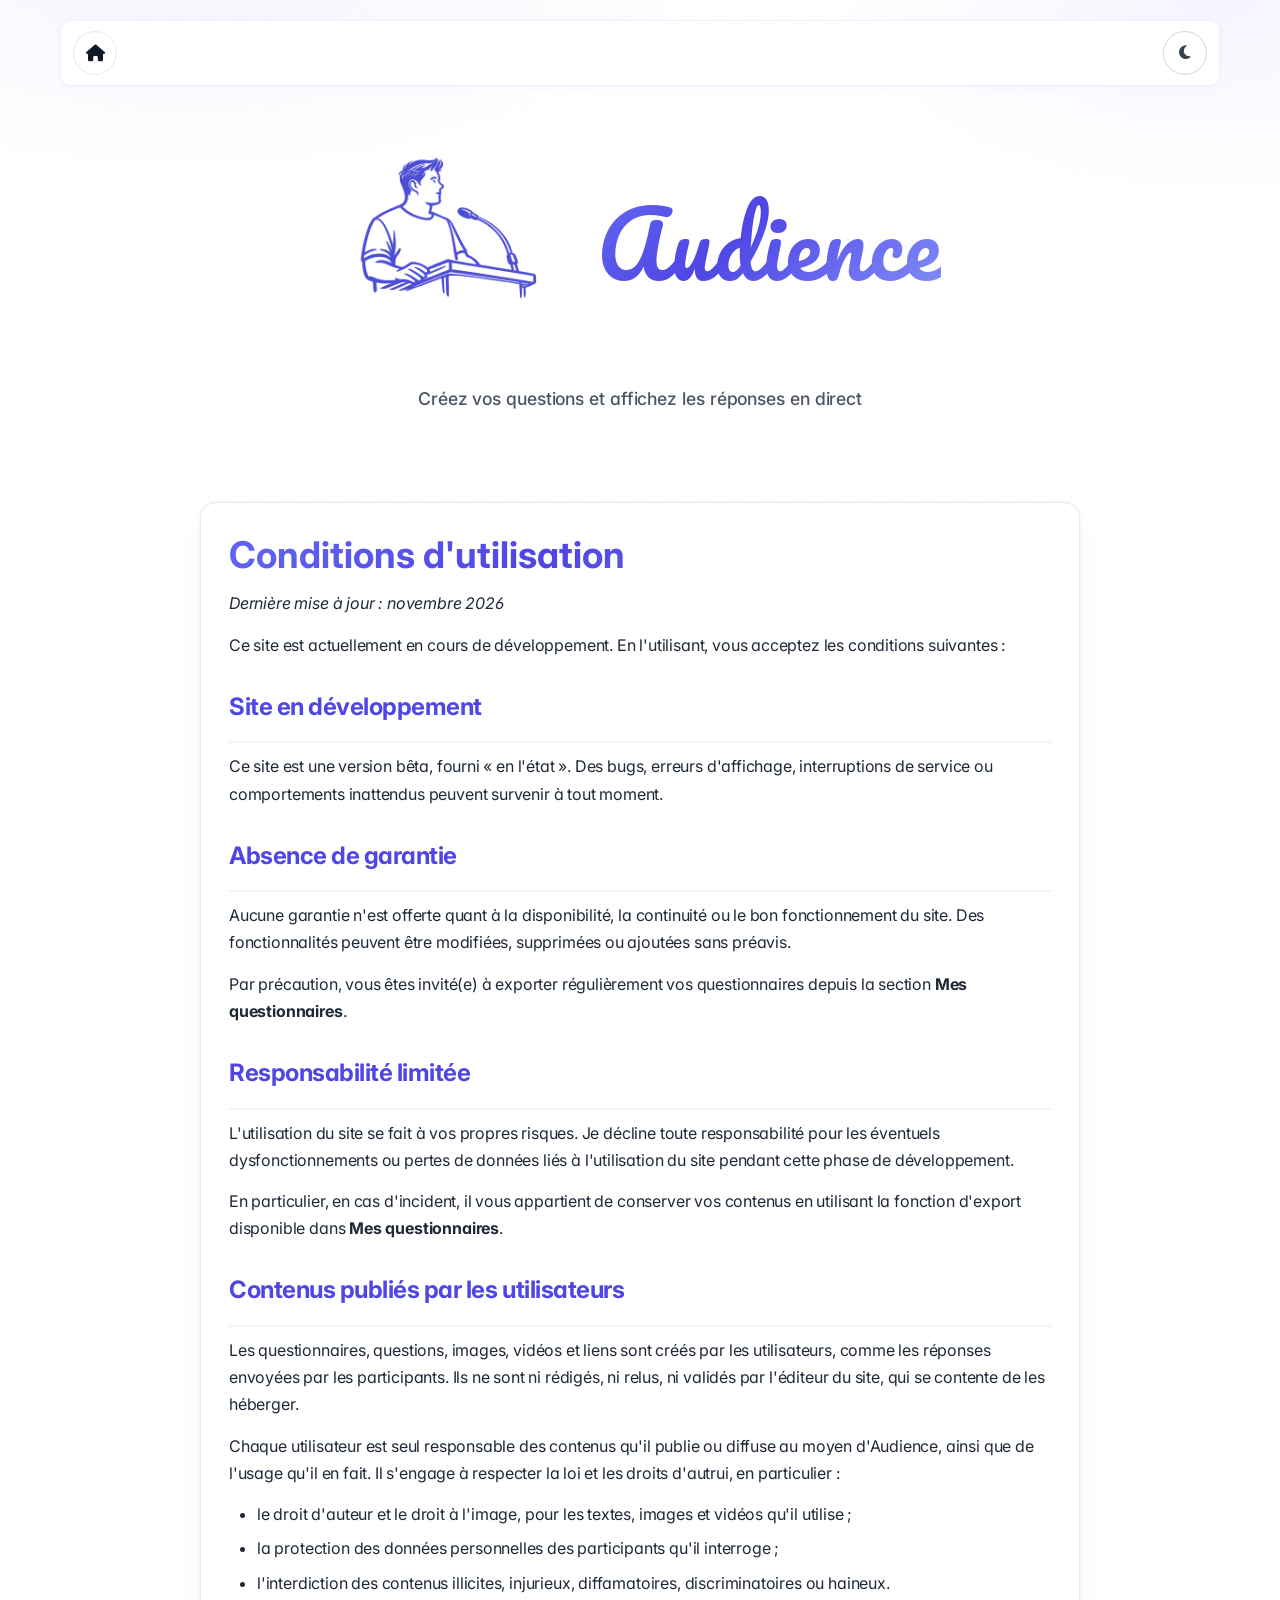
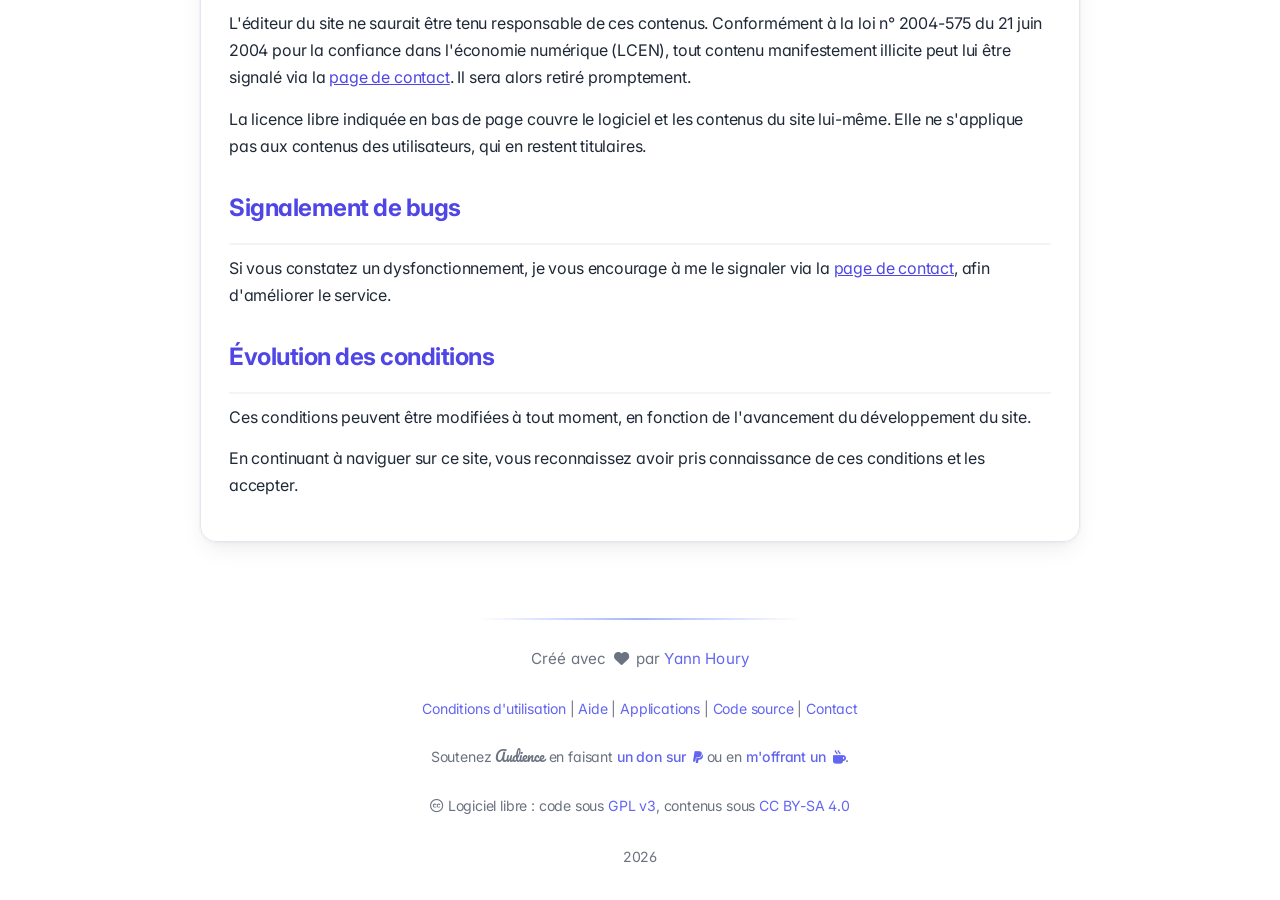
<file: conditions-utilisation.html>
<!DOCTYPE html>
<html lang="fr">
<head>
    <meta charset="UTF-8">
    <meta name="viewport" content="width=device-width, initial-scale=1.0">
    <title>Conditions d'utilisation - Audience</title>
    <link rel="icon" type="image/png" sizes="32x32" href="img/icones/favicon-32.png?v=2">
    <link rel="icon" type="image/png" sizes="16x16" href="img/icones/favicon-16.png?v=2">
    <link rel="apple-touch-icon" sizes="180x180" href="img/icones/apple-touch-icon.png?v=2">
    <script>
        try {
            const savedTheme = localStorage.getItem('audience-theme');
            if (savedTheme === 'dark') {
                document.documentElement.classList.add('theme-dark');
            } else if (savedTheme === 'light') {
                document.documentElement.classList.add('theme-light');
            } else if (window.matchMedia && window.matchMedia('(prefers-color-scheme: dark)').matches) {
                document.documentElement.classList.add('theme-dark');
            }
        } catch (_) {}
    </script>
    <link rel="preconnect" href="https://fonts.googleapis.com">
    <link rel="preconnect" href="https://fonts.gstatic.com" crossorigin>
    <link href="https://fonts.googleapis.com/css2?family=Pacifico&display=swap" rel="stylesheet">
    <link href="https://fonts.googleapis.com/css2?family=Inter:wght@400;500;600;700&display=swap" rel="stylesheet">
    <link rel="stylesheet" href="https://cdnjs.cloudflare.com/ajax/libs/font-awesome/6.5.2/css/all.min.css" referrerpolicy="no-referrer">
    <link rel="stylesheet" href="styles.css?v=20261121y">
</head>
<body>
    <div id="accountBar" class="account-bar"></div>

    <div class="brand-title">
        <a href="index.html" aria-label="Retour à l'accueil Audience">
            <img class="brand-title-logo" src="img/logo/logo.png" alt="Logo Audience">
        </a>
        <h1>Audience</h1>
    </div>
    <p class="site-tagline">Créez vos questions et affichez les réponses en direct</p>

    <main class="legal-page">
        <h1>Conditions d'utilisation</h1>
        <p><em>Dernière mise à jour : novembre 2026</em></p>

        <p>Ce site est actuellement en cours de développement. En l'utilisant, vous acceptez les conditions suivantes :</p>

        <h2>Site en développement</h2>
        <p>Ce site est une version bêta, fourni « en l'état ». Des bugs, erreurs d'affichage, interruptions de service ou comportements inattendus peuvent survenir à tout moment.</p>

        <h2>Absence de garantie</h2>
        <p>Aucune garantie n'est offerte quant à la disponibilité, la continuité ou le bon fonctionnement du site. Des fonctionnalités peuvent être modifiées, supprimées ou ajoutées sans préavis.</p>
        <p>Par précaution, vous êtes invité(e) à exporter régulièrement vos questionnaires depuis la section <strong>Mes questionnaires</strong>.</p>

        <h2>Responsabilité limitée</h2>
        <p>L'utilisation du site se fait à vos propres risques. Je décline toute responsabilité pour les éventuels dysfonctionnements ou pertes de données liés à l'utilisation du site pendant cette phase de développement.</p>
        <p>En particulier, en cas d'incident, il vous appartient de conserver vos contenus en utilisant la fonction d'export disponible dans <strong>Mes questionnaires</strong>.</p>

        <h2>Contenus publiés par les utilisateurs</h2>
        <p>Les questionnaires, questions, images, vidéos et liens sont créés par les utilisateurs, comme les réponses envoyées par les participants. Ils ne sont ni rédigés, ni relus, ni validés par l'éditeur du site, qui se contente de les héberger.</p>
        <p>Chaque utilisateur est seul responsable des contenus qu'il publie ou diffuse au moyen d'Audience, ainsi que de l'usage qu'il en fait. Il s'engage à respecter la loi et les droits d'autrui, en particulier :</p>
        <ul>
            <li>le droit d'auteur et le droit à l'image, pour les textes, images et vidéos qu'il utilise ;</li>
            <li>la protection des données personnelles des participants qu'il interroge ;</li>
            <li>l'interdiction des contenus illicites, injurieux, diffamatoires, discriminatoires ou haineux.</li>
        </ul>
        <p>L'éditeur du site ne saurait être tenu responsable de ces contenus. Conformément à la loi n° 2004-575 du 21 juin 2004 pour la confiance dans l'économie numérique (LCEN), tout contenu manifestement illicite peut lui être signalé via la <a href="contact.html">page de contact</a>. Il sera alors retiré promptement.</p>
        <p>La licence libre indiquée en bas de page couvre le logiciel et les contenus du site lui-même. Elle ne s'applique pas aux contenus des utilisateurs, qui en restent titulaires.</p>
        <h2>Signalement de bugs</h2>
        <p>Si vous constatez un dysfonctionnement, je vous encourage à me le signaler via la <a href="contact.html">page de contact</a>, afin d'améliorer le service.</p>

        <h2>Évolution des conditions</h2>
        <p>Ces conditions peuvent être modifiées à tout moment, en fonction de l'avancement du développement du site.</p>

        <p>En continuant à naviguer sur ce site, vous reconnaissez avoir pris connaissance de ces conditions et les accepter.</p>
    </main>

    <footer class="footer" data-site-footer></footer>

    <script src="site-nav.js?v=20261121v"></script>
    <script src="site-footer.js?v=20261121b"></script>
    <script src="theme.js?v=20261122a"></script>
    <script>
        const yearEl = document.getElementById('current-year');
        if (yearEl) yearEl.textContent = new Date().getFullYear();
    </script>
</body>
</html>
</file>
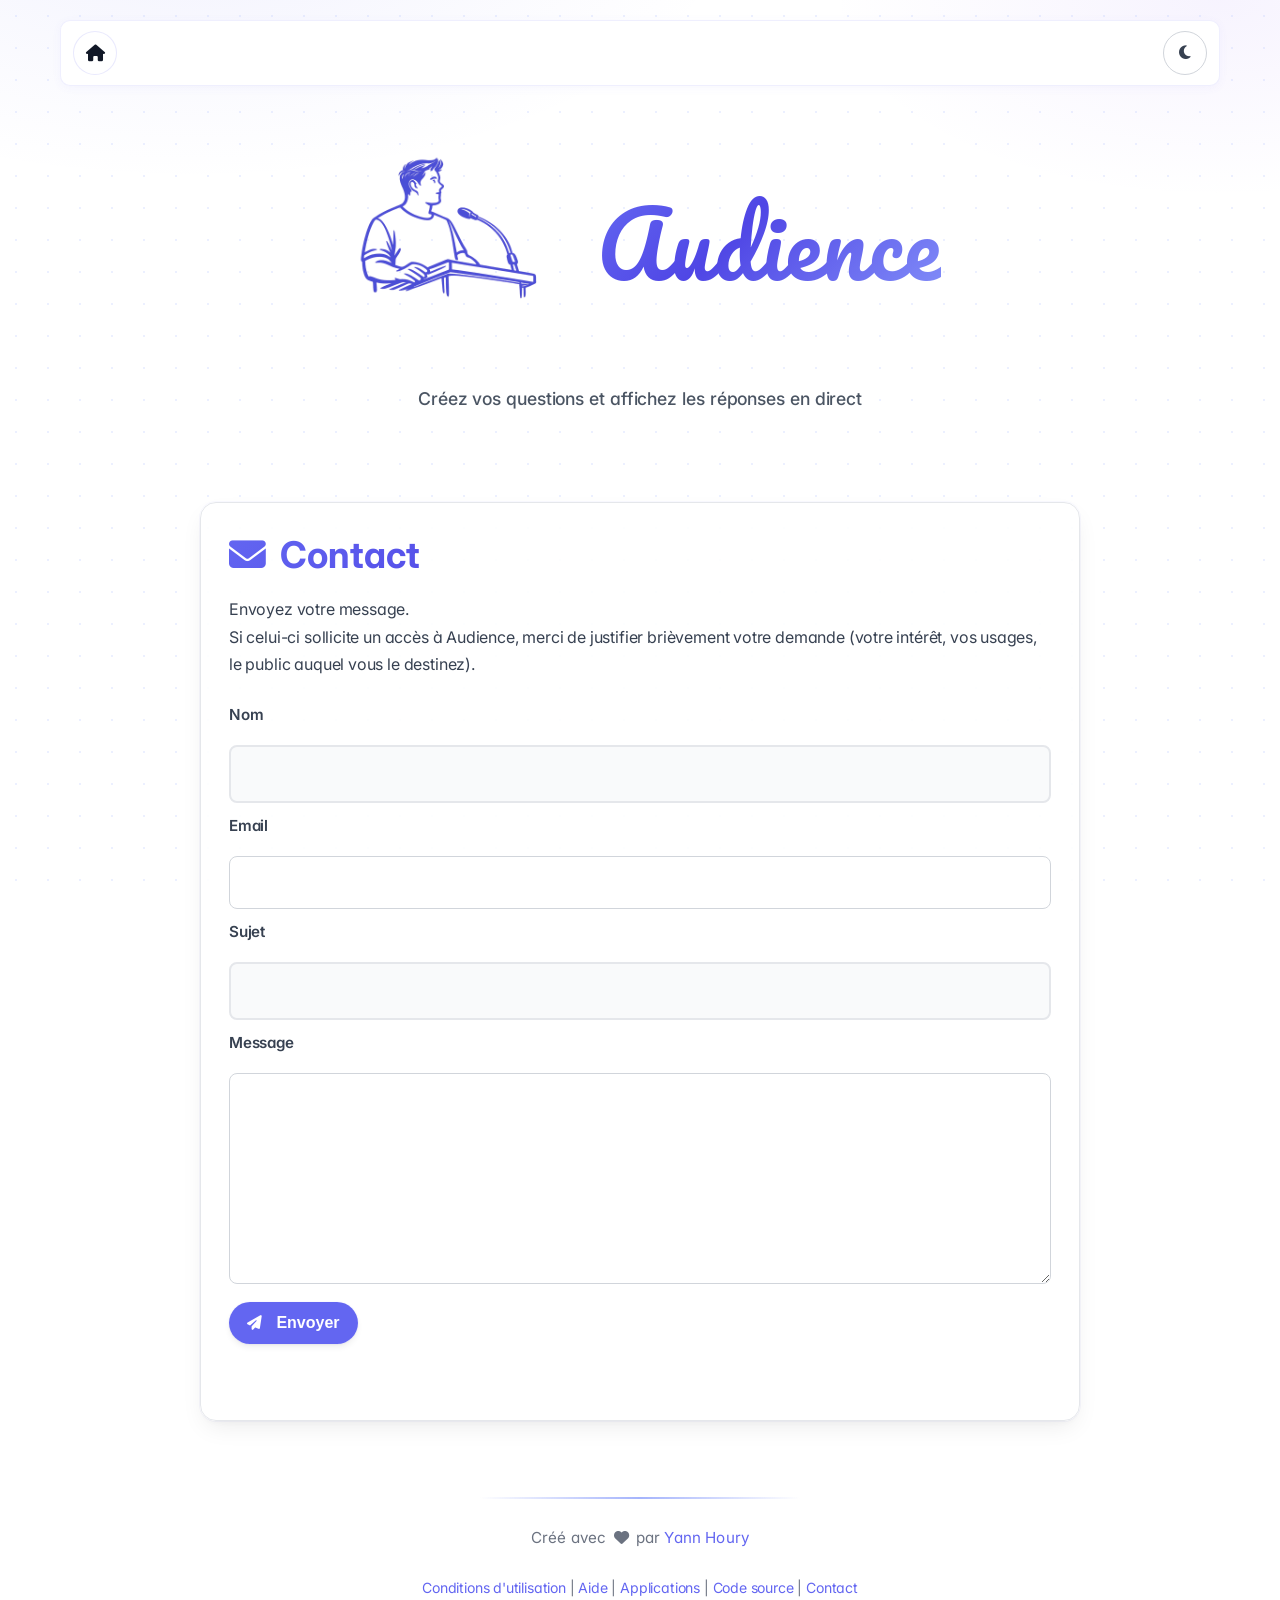
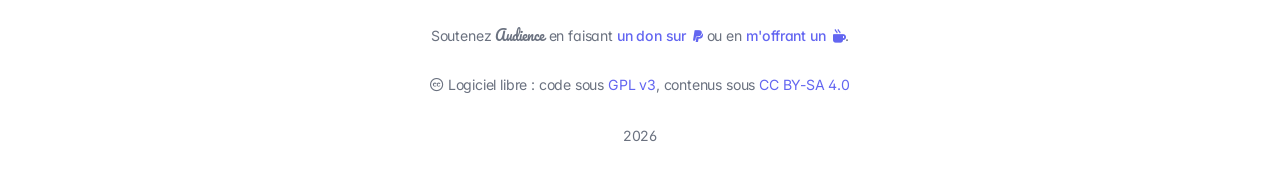
<file: contact.html>
<!DOCTYPE html>
<html lang="fr">
<head>
    <meta charset="UTF-8">
    <meta name="viewport" content="width=device-width, initial-scale=1.0">
    <title>Contact - Audience</title>
    <link rel="icon" type="image/png" sizes="32x32" href="img/icones/favicon-32.png?v=2">
    <link rel="icon" type="image/png" sizes="16x16" href="img/icones/favicon-16.png?v=2">
    <link rel="apple-touch-icon" sizes="180x180" href="img/icones/apple-touch-icon.png?v=2">
    <script>
        try {
            const savedTheme = localStorage.getItem('audience-theme');
            if (savedTheme === 'dark') {
                document.documentElement.classList.add('theme-dark');
            } else if (savedTheme === 'light') {
                document.documentElement.classList.add('theme-light');
            } else if (window.matchMedia && window.matchMedia('(prefers-color-scheme: dark)').matches) {
                document.documentElement.classList.add('theme-dark');
            }
        } catch (_) {}
    </script>
    <link rel="preconnect" href="https://fonts.googleapis.com">
    <link rel="preconnect" href="https://fonts.gstatic.com" crossorigin>
    <link href="https://fonts.googleapis.com/css2?family=Pacifico&display=swap" rel="stylesheet">
    <link href="https://fonts.googleapis.com/css2?family=Inter:wght@400;500;600;700&display=swap" rel="stylesheet">
    <link rel="stylesheet" href="https://cdnjs.cloudflare.com/ajax/libs/font-awesome/6.5.2/css/all.min.css" referrerpolicy="no-referrer">
    <link rel="stylesheet" href="styles.css?v=20261122d">
</head>
<body>
    <div id="accountBar" class="account-bar"></div>

    <div class="brand-title">
        <a href="index.html" aria-label="Retour à l'accueil Audience">
            <img class="brand-title-logo" src="img/logo/logo.png" alt="Logo Audience">
        </a>
        <h1>Audience</h1>
    </div>
    <p class="site-tagline">Créez vos questions et affichez les réponses en direct</p>

    <main class="legal-page contact-page">
        <h1><i class="fa-solid fa-envelope" aria-hidden="true"></i> Contact</h1>
        <form id="contactForm" class="contact-form" novalidate>
            <p class="contact-help">Envoyez votre message.<br>Si celui-ci sollicite un accès à Audience, merci de justifier brièvement votre demande (votre intérêt, vos usages, le public auquel vous le destinez).</p>

            <label for="contactName">Nom</label>
            <input id="contactName" name="name" type="text" autocomplete="name" required>

            <label for="contactEmail">Email</label>
            <input id="contactEmail" name="email" type="email" autocomplete="email" required>

            <label for="contactSubject">Sujet</label>
            <input id="contactSubject" name="subject" type="text" required>

            <label for="contactMessage">Message</label>
            <textarea id="contactMessage" name="message" rows="7" required></textarea>

            <button type="submit" class="btn-contact-submit">
                <i class="fa-solid fa-paper-plane" aria-hidden="true"></i>
                Envoyer
            </button>

            <p id="contactStatus" class="contact-status" role="status" aria-live="polite"></p>
        </form>
    </main>

    <footer class="footer" data-site-footer></footer>

    <script src="site-nav.js?v=20261121v"></script>
    <script src="site-footer.js?v=20261121b"></script>
    <script src="theme.js?v=20261122a"></script>
    <script>
        const yearEl = document.getElementById('current-year');
        if (yearEl) yearEl.textContent = new Date().getFullYear();

        const contactForm = document.getElementById('contactForm');
        const statusEl = document.getElementById('contactStatus');

        function showContactSuccess(el) {
            el.className = 'contact-status is-success';
            el.innerHTML = `
                <span class="contact-success-badge" aria-hidden="true">
                    <svg viewBox="0 0 52 52">
                        <circle class="contact-success-circle" cx="26" cy="26" r="24"></circle>
                        <path class="contact-success-check" d="M15 27 l7 7 l15 -16"></path>
                    </svg>
                </span>
                <span class="contact-success-title">Message envoyé&nbsp;!</span>
                <span class="contact-success-text">Il est bien arrivé à destination. Un email de confirmation vous attend dans votre boîte de réception.</span>
                <span class="contact-confetti" aria-hidden="true"></span>`;

            const confetti = el.querySelector('.contact-confetti');
            const colors = ['#10b981', '#34d399', '#6ee7b7'];
            const count = 14;
            for (let i = 0; i < count; i++) {
                const piece = document.createElement('i');
                const angle = (Math.PI * 2 * i) / count + Math.random() * 0.3;
                const distance = 60 + Math.random() * 50;
                piece.style.setProperty('--dx', `${Math.cos(angle) * distance}px`);
                piece.style.setProperty('--dy', `${Math.sin(angle) * distance * 0.8 - 20}px`);
                piece.style.setProperty('--delay', `${750 + Math.round(Math.random() * 100)}ms`);
                piece.style.background = colors[i % colors.length];
                confetti.appendChild(piece);
            }
        }

        if (contactForm && statusEl) {
            contactForm.addEventListener('submit', async function (event) {
                event.preventDefault();
                let isSent = false;
                if (!contactForm.checkValidity()) {
                    statusEl.textContent = 'Merci de compléter tous les champs obligatoires.';
                    statusEl.className = 'contact-status is-error';
                    contactForm.reportValidity();
                    return;
                }

                const submitBtn = contactForm.querySelector('button[type="submit"]');
                if (submitBtn) {
                    submitBtn.disabled = true;
                }
                statusEl.textContent = 'Envoi en cours...';
                statusEl.className = 'contact-status';

                const payload = {
                    name: (document.getElementById('contactName')?.value || '').trim(),
                    email: (document.getElementById('contactEmail')?.value || '').trim(),
                    subject: (document.getElementById('contactSubject')?.value || '').trim(),
                    message: (document.getElementById('contactMessage')?.value || '').trim()
                };

                try {
                    const response = await fetch('contact_send.php', {
                        method: 'POST',
                        headers: { 'Content-Type': 'application/json' },
                        credentials: 'same-origin',
                        body: JSON.stringify(payload)
                    });
                    const data = await response.json();

                    if (!response.ok || !data || !data.success) {
                        throw new Error((data && data.error) ? data.error : 'Erreur lors de l’envoi');
                    }

                    showContactSuccess(statusEl);
                    contactForm.classList.add('is-complete');
                    contactForm.reset();
                    isSent = true;
                } catch (error) {
                    statusEl.textContent = error instanceof Error ? error.message : 'Erreur lors de l’envoi.';
                    statusEl.className = 'contact-status is-error';
                } finally {
                    if (submitBtn && !isSent) {
                        submitBtn.disabled = false;
                    }
                }
            });
        }
    </script>
</body>
</html>
</file>
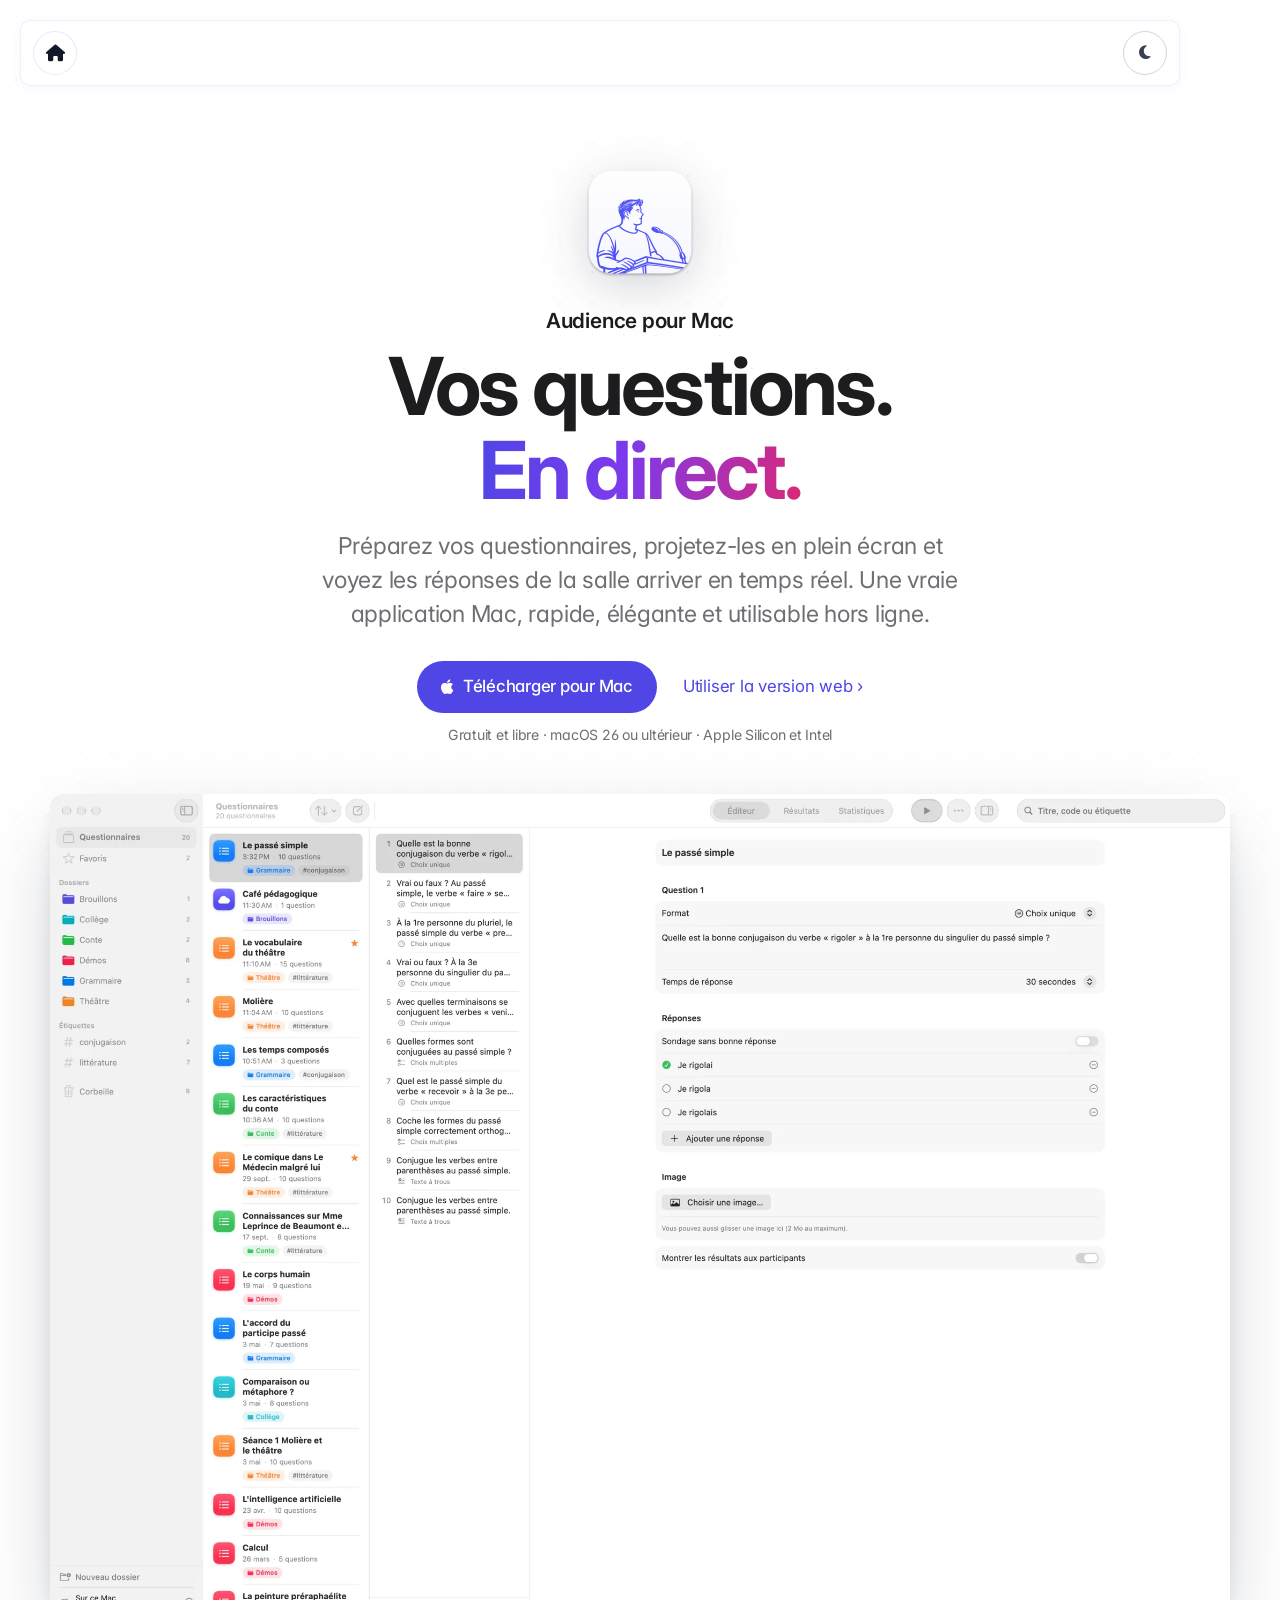
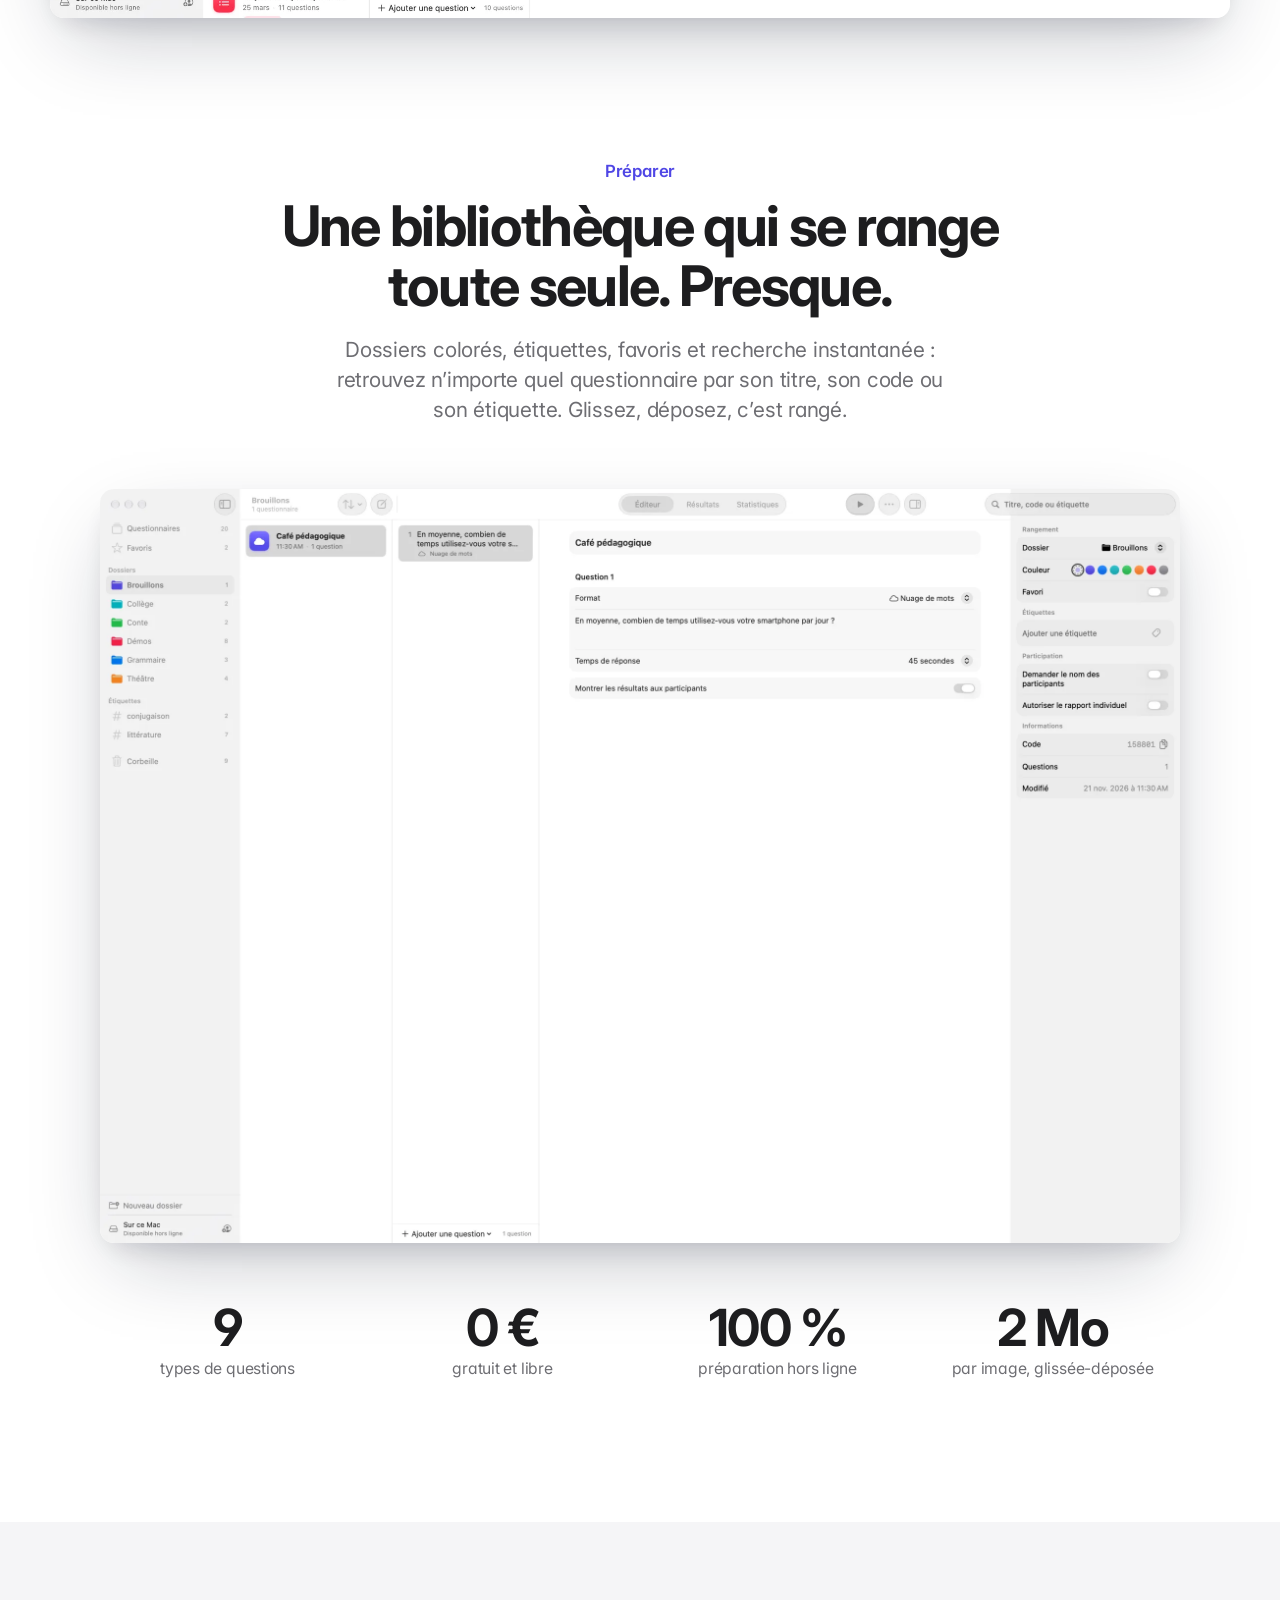
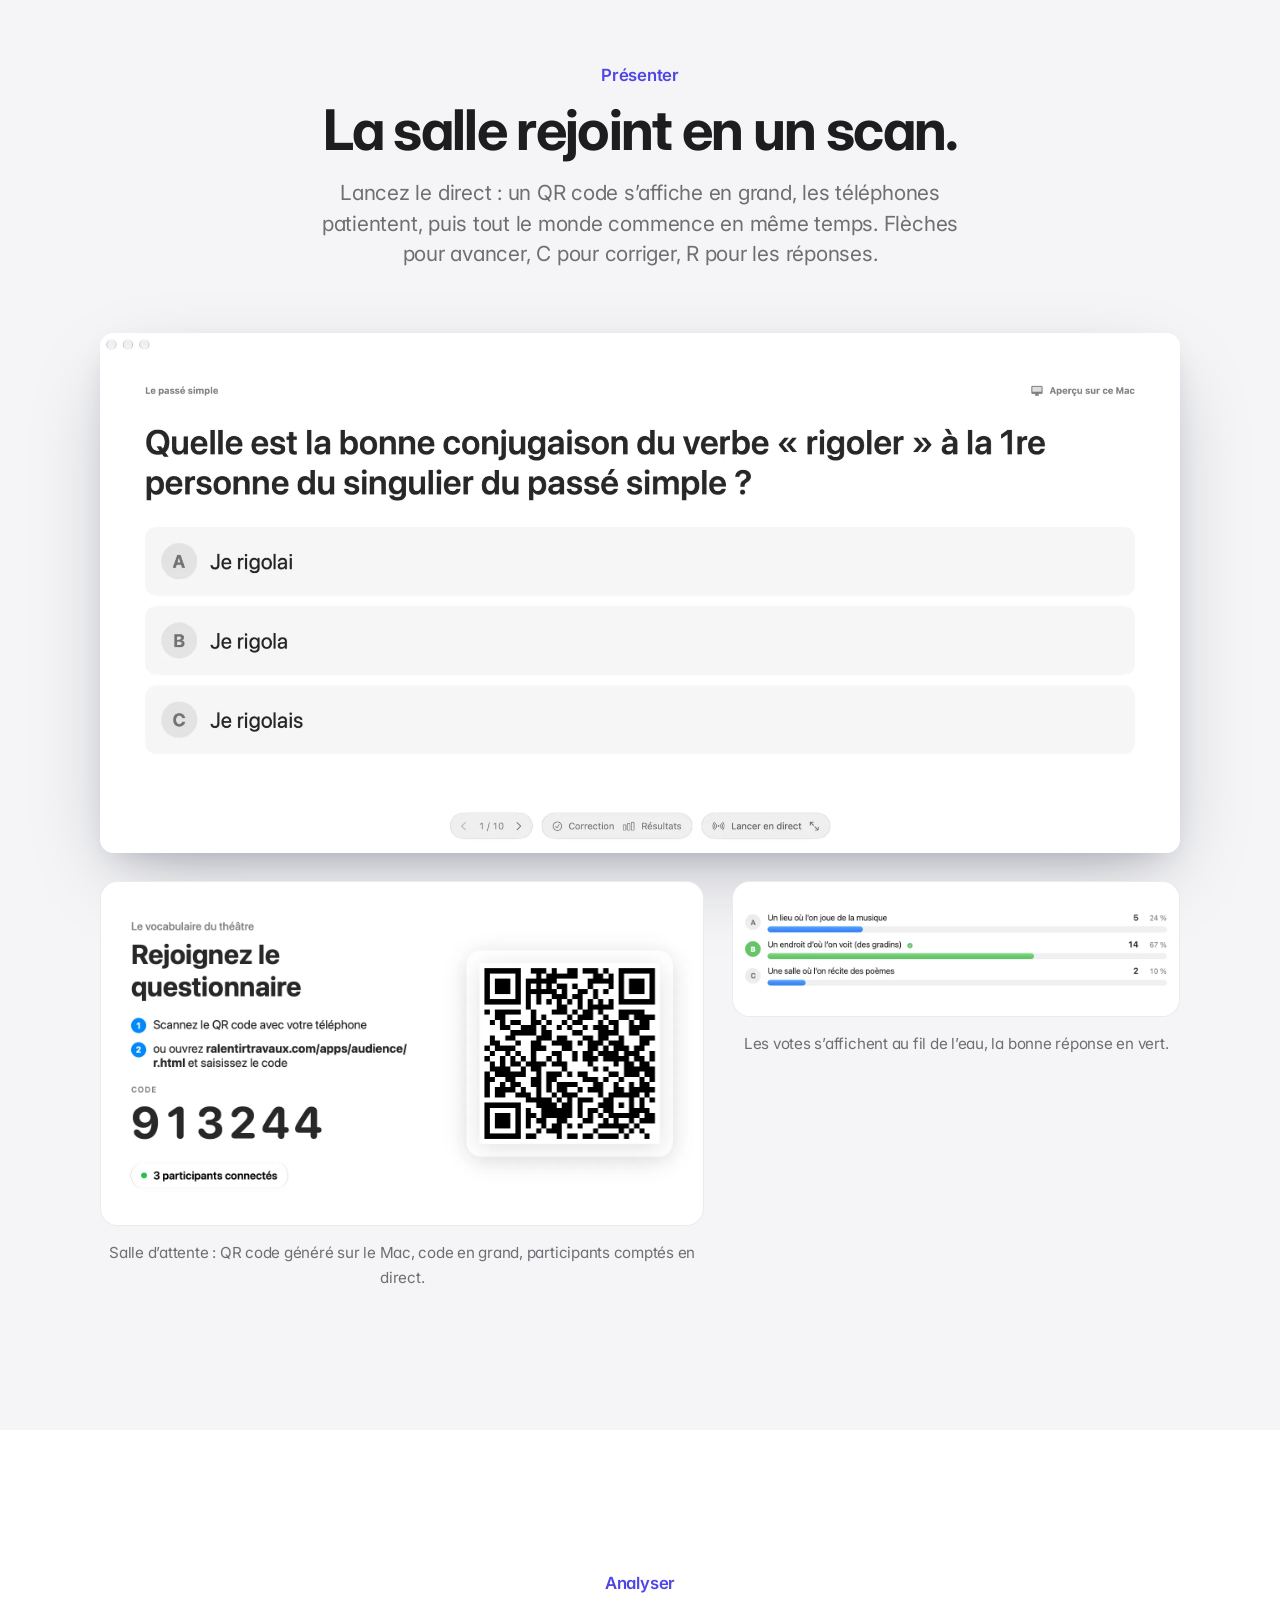
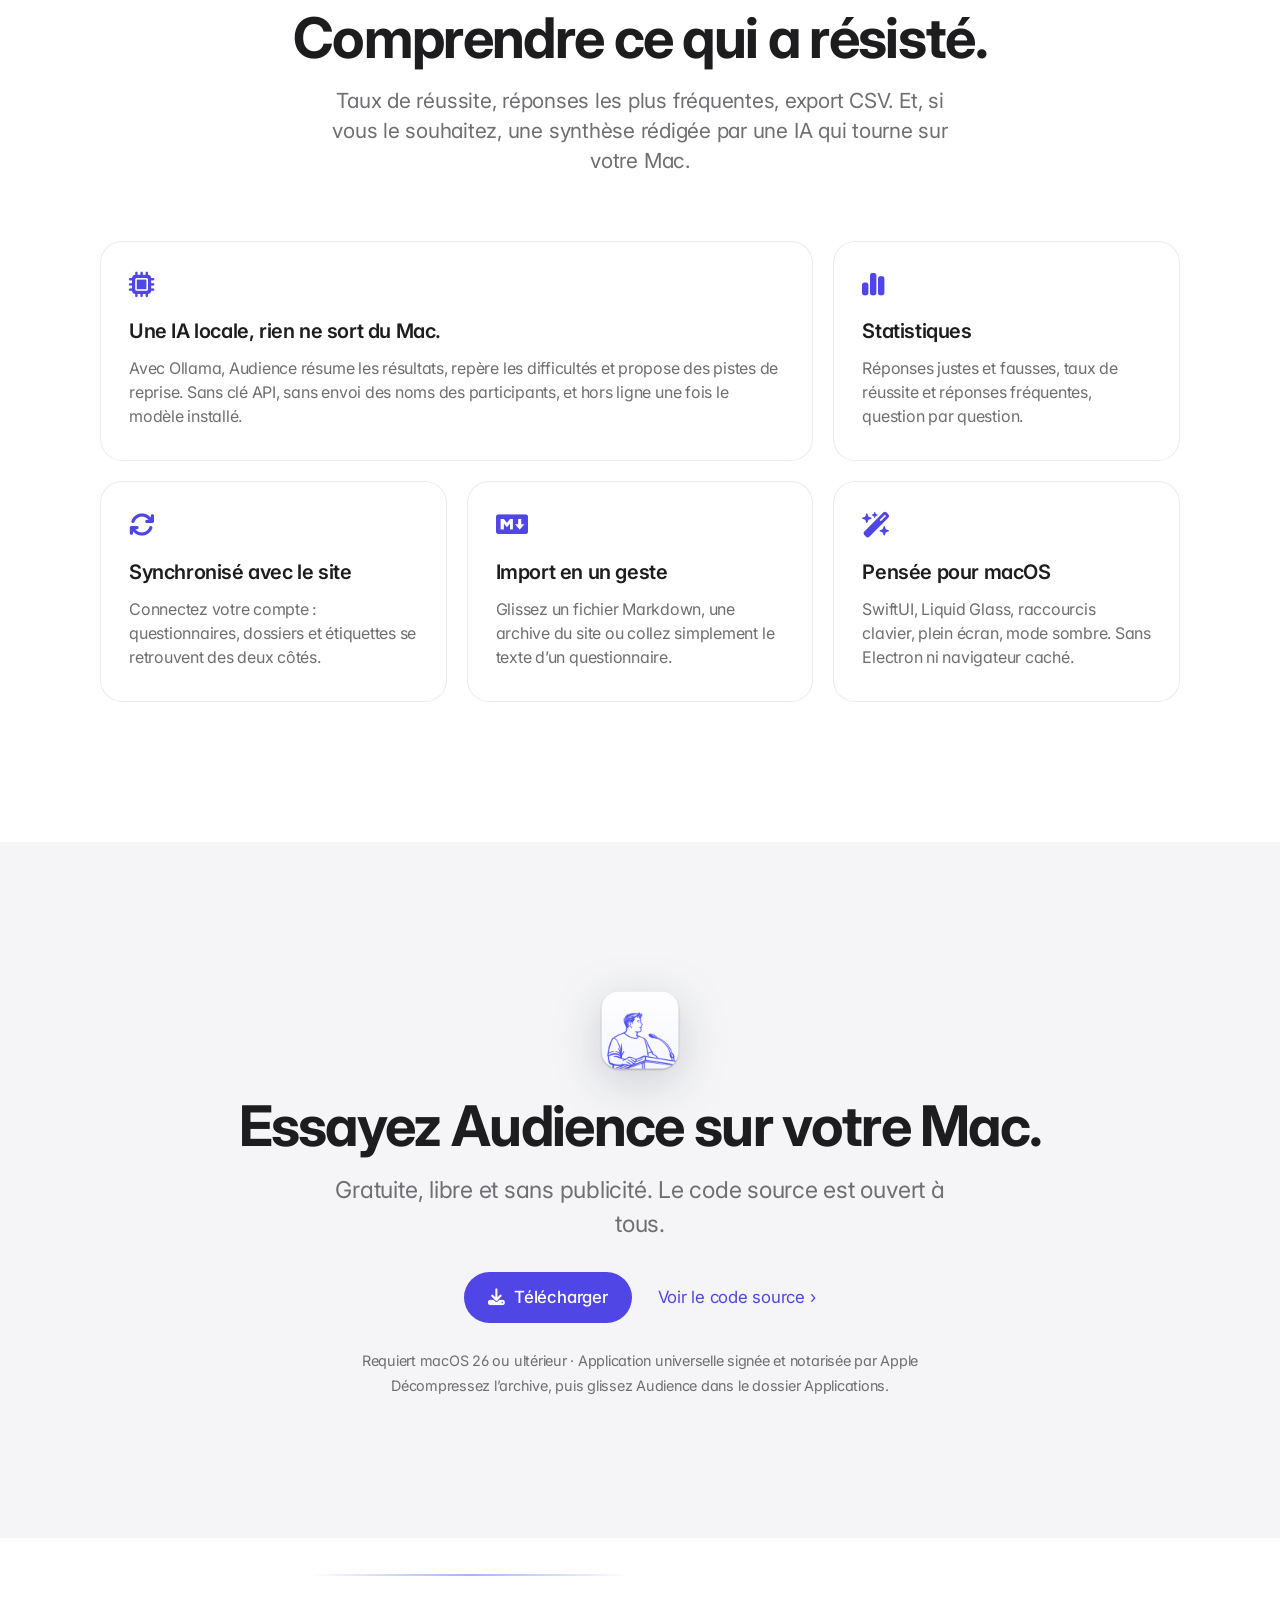
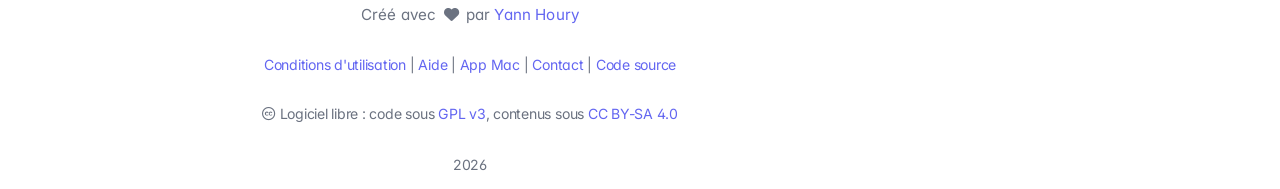
<file: mac.html>
<!DOCTYPE html>
<html lang="fr">
<head>
    <meta charset="UTF-8">
    <meta name="viewport" content="width=device-width, initial-scale=1.0">
    <title>Audience pour Mac</title>
    <meta name="description" content="Audience pour Mac : préparez vos questionnaires, présentez-les en plein écran et recueillez les réponses de votre public en direct. Application native, gratuite et libre.">
    <meta property="og:title" content="Audience pour Mac">
    <meta property="og:description" content="Préparez, présentez et analysez vos questionnaires en direct, avec une application native pour macOS.">
    <meta property="og:image" content="img/mac/editeur.webp">
    <link rel="icon" type="image/png" sizes="32x32" href="favicon-32.png?v=2">
    <link rel="icon" type="image/png" sizes="16x16" href="favicon-16.png?v=2">
    <link rel="apple-touch-icon" sizes="180x180" href="apple-touch-icon.png?v=2">
    <script>
        try {
            const savedTheme = localStorage.getItem('audience-theme');
            if (savedTheme === 'dark') {
                document.documentElement.classList.add('theme-dark');
            } else if (savedTheme === 'light') {
                document.documentElement.classList.add('theme-light');
            } else if (window.matchMedia && window.matchMedia('(prefers-color-scheme: dark)').matches) {
                document.documentElement.classList.add('theme-dark');
            }
        } catch (_) {}
    </script>
    <link rel="preconnect" href="https://fonts.googleapis.com">
    <link rel="preconnect" href="https://fonts.gstatic.com" crossorigin>
    <link href="https://fonts.googleapis.com/css2?family=Inter:wght@400;500;600;700&display=swap" rel="stylesheet">
    <link rel="stylesheet" href="https://cdnjs.cloudflare.com/ajax/libs/font-awesome/6.5.2/css/all.min.css" referrerpolicy="no-referrer">
    <link rel="stylesheet" href="styles.css?v=20261121u">
    <link rel="stylesheet" href="mac.css?v=20261121c">
</head>
<body class="page-mac">
    <div id="accountBar" class="account-bar"></div>

    <main class="mac">
        <!-- Ouverture -->
        <section class="mac-hero">
            <div class="mac-wrap">
                <img class="mac-hero-icon" src="img/mac/icone.png" alt="" width="128" height="128">
                <p class="mac-eyebrow">Audience pour Mac</p>
                <h1 class="mac-hero-title">Vos questions.<br><span class="mac-gradient">En direct.</span></h1>
                <p class="mac-lede">Préparez vos questionnaires, projetez-les en plein écran et voyez les réponses de la salle arriver en temps réel. Une vraie application Mac, rapide, élégante et utilisable hors ligne.</p>
                <div class="mac-cta">
                    <a class="mac-button" href="mac/Audience-macOS.zip" download>
                        <i class="fa-brands fa-apple" aria-hidden="true"></i>
                        Télécharger pour Mac
                    </a>
                    <a class="mac-link" href="index.html">Utiliser la version web</a>
                </div>
                <p class="mac-note">Gratuit et libre · macOS 26 ou ultérieur · Apple Silicon et Intel</p>
            </div>
            <div class="mac-hero-shot mac-reveal">
                <img class="mac-shot" src="img/mac/editeur.webp" width="2200" height="1536" alt="La fenêtre d’Audience sur Mac : dossiers colorés à gauche, liste des questionnaires, puis l’éditeur d’une question à choix unique.">
            </div>
        </section>

        <!-- Préparer -->
        <section class="mac-section">
            <div class="mac-wrap">
                <div class="mac-section-head mac-reveal">
                    <p class="mac-kicker">Préparer</p>
                    <h2 class="mac-title">Une bibliothèque qui se range toute seule. Presque.</h2>
                    <p class="mac-lede">Dossiers colorés, étiquettes, favoris et recherche instantanée : retrouvez n’importe quel questionnaire par son titre, son code ou son étiquette. Glissez, déposez, c’est rangé.</p>
                </div>
                <div class="mac-reveal">
                    <img class="mac-shot" src="img/mac/inspecteur.webp" width="2200" height="1536" loading="lazy" alt="L’inspecteur d’Audience : dossier, couleur, étiquettes et réglages de participation d’un questionnaire.">
                </div>
                <div class="mac-stats mac-reveal">
                    <div class="mac-stat"><strong>9</strong><span>types de questions</span></div>
                    <div class="mac-stat"><strong>0&nbsp;€</strong><span>gratuit et libre</span></div>
                    <div class="mac-stat"><strong>100&nbsp;%</strong><span>préparation hors ligne</span></div>
                    <div class="mac-stat"><strong>2&nbsp;Mo</strong><span>par image, glissée-déposée</span></div>
                </div>
            </div>
        </section>

        <!-- Présenter -->
        <section class="mac-section mac-section-alt">
            <div class="mac-wrap">
                <div class="mac-section-head mac-reveal">
                    <p class="mac-kicker">Présenter</p>
                    <h2 class="mac-title">La salle rejoint en un scan.</h2>
                    <p class="mac-lede">Lancez le direct : un QR code s’affiche en grand, les téléphones patientent, puis tout le monde commence en même temps. Flèches pour avancer, C pour corriger, R pour les réponses.</p>
                </div>
                <div class="mac-reveal">
                    <img class="mac-shot" src="img/mac/presentation.webp" width="2000" height="963" loading="lazy" alt="Une question présentée en plein écran, avec ses trois réponses et les commandes Correction, Résultats et Lancer en direct.">
                </div>
                <div class="mac-duo">
                    <figure class="mac-reveal">
                        <img class="mac-shot mac-shot-flat" src="img/mac/salle-attente.webp" width="1440" height="820" loading="lazy" alt="La salle d’attente : QR code, adresse du site et code du questionnaire, avec le nombre de participants connectés.">
                        <figcaption class="mac-caption">Salle d’attente : QR code généré sur le Mac, code en grand, participants comptés en direct.</figcaption>
                    </figure>
                    <figure class="mac-reveal">
                        <img class="mac-shot mac-shot-flat" src="img/mac/resultats.webp" width="1100" height="330" loading="lazy" alt="Résultats d’une question : barres par réponse, nombre de votes et pourcentages, bonne réponse en vert.">
                        <figcaption class="mac-caption">Les votes s’affichent au fil de l’eau, la bonne réponse en vert.</figcaption>
                    </figure>
                </div>
            </div>
        </section>

        <!-- Analyser et le reste -->
        <section class="mac-section">
            <div class="mac-wrap">
                <div class="mac-section-head mac-reveal">
                    <p class="mac-kicker">Analyser</p>
                    <h2 class="mac-title">Comprendre ce qui a résisté.</h2>
                    <p class="mac-lede">Taux de réussite, réponses les plus fréquentes, export CSV. Et, si vous le souhaitez, une synthèse rédigée par une IA qui tourne sur votre Mac.</p>
                </div>
                <div class="mac-tiles">
                    <article class="mac-tile mac-tile-wide mac-reveal">
                        <i class="fa-solid fa-microchip" aria-hidden="true"></i>
                        <h3 class="mac-tile-title">Une IA locale, rien ne sort du Mac.</h3>
                        <p>Avec Ollama, Audience résume les résultats, repère les difficultés et propose des pistes de reprise. Sans clé API, sans envoi des noms des participants, et hors ligne une fois le modèle installé.</p>
                    </article>
                    <article class="mac-tile mac-reveal">
                        <i class="fa-solid fa-chart-simple" aria-hidden="true"></i>
                        <h3 class="mac-tile-title">Statistiques</h3>
                        <p>Réponses justes et fausses, taux de réussite et réponses fréquentes, question par question.</p>
                    </article>
                    <article class="mac-tile mac-reveal">
                        <i class="fa-solid fa-arrows-rotate" aria-hidden="true"></i>
                        <h3 class="mac-tile-title">Synchronisé avec le site</h3>
                        <p>Connectez votre compte : questionnaires, dossiers et étiquettes se retrouvent des deux côtés.</p>
                    </article>
                    <article class="mac-tile mac-reveal">
                        <i class="fa-brands fa-markdown" aria-hidden="true"></i>
                        <h3 class="mac-tile-title">Import en un geste</h3>
                        <p>Glissez un fichier Markdown, une archive du site ou collez simplement le texte d’un questionnaire.</p>
                    </article>
                    <article class="mac-tile mac-reveal">
                        <i class="fa-solid fa-wand-magic-sparkles" aria-hidden="true"></i>
                        <h3 class="mac-tile-title">Pensée pour macOS</h3>
                        <p>SwiftUI, Liquid Glass, raccourcis clavier, plein écran, mode sombre. Sans Electron ni navigateur caché.</p>
                    </article>
                </div>
            </div>
        </section>

        <!-- Clôture -->
        <section class="mac-section mac-section-alt mac-closing">
            <div class="mac-wrap mac-reveal">
                <img class="mac-hero-icon" src="img/mac/icone.png" alt="" width="96" height="96" loading="lazy">
                <h2 class="mac-title">Essayez Audience sur votre Mac.</h2>
                <p class="mac-lede">Gratuite, libre et sans publicité. Le code source est ouvert à tous.</p>
                <div class="mac-cta">
                    <a class="mac-button" href="mac/Audience-macOS.zip" download>
                        <i class="fa-solid fa-download" aria-hidden="true"></i>
                        Télécharger
                    </a>
                    <a class="mac-link" href="https://github.com/YannHY/audience" target="_blank" rel="noopener noreferrer">Voir le code source</a>
                </div>
                <p class="mac-requirements">
                    Requiert macOS 26 ou ultérieur · Application universelle signée et notarisée par Apple<br>
                    Décompressez l’archive, puis glissez Audience dans le dossier Applications.
                </p>
            </div>
        </section>
    </main>

    <footer class="footer">
        <div class="footer-content">
            <p class="made-with">
                Créé avec <i class="fas fa-heart" aria-hidden="true"></i> par
                <a href="https://www.linkedin.com/in/yann-houry-a2350651/" target="_blank" rel="noopener noreferrer">Yann Houry</a>
            </p>
            <p class="footer-legal">
                <a href="conditions-utilisation.html">Conditions d'utilisation</a> | <a href="aide.html">Aide</a> | <a href="mac.html">App Mac</a> | <a href="contact.html">Contact</a> | <a href="https://github.com/YannHY/audience" target="_blank" rel="noopener noreferrer">Code source</a>
            </p>
            <div class="license">
                <p><i class="fa-brands fa-creative-commons" aria-hidden="true"></i> Logiciel libre : code sous <a href="https://www.gnu.org/licenses/gpl-3.0.fr.html" target="_blank" rel="noopener noreferrer">GPL v3</a>, contenus sous <a href="https://creativecommons.org/licenses/by-sa/4.0/deed.fr" target="_blank" rel="noopener noreferrer">CC BY-SA 4.0</a></p>
            </div>
            <p class="year"><span id="current-year"></span></p>
        </div>
    </footer>

    <script src="site-nav.js?v=20261121u"></script>
    <script src="theme.js"></script>
    <script>
        const yearEl = document.getElementById('current-year');
        if (yearEl) yearEl.textContent = new Date().getFullYear();

        // Sections fade in as they scroll into view.
        const revealed = document.querySelectorAll('.mac-reveal');
        if ('IntersectionObserver' in window) {
            const observer = new IntersectionObserver(function(entries) {
                entries.forEach(function(entry) {
                    if (entry.isIntersecting) {
                        entry.target.classList.add('is-visible');
                        observer.unobserve(entry.target);
                    }
                });
            }, { rootMargin: '0px 0px -8% 0px', threshold: 0.08 });
            revealed.forEach(function(element) { observer.observe(element); });
        } else {
            revealed.forEach(function(element) { element.classList.add('is-visible'); });
        }
    </script>
</body>
</html>
</file>
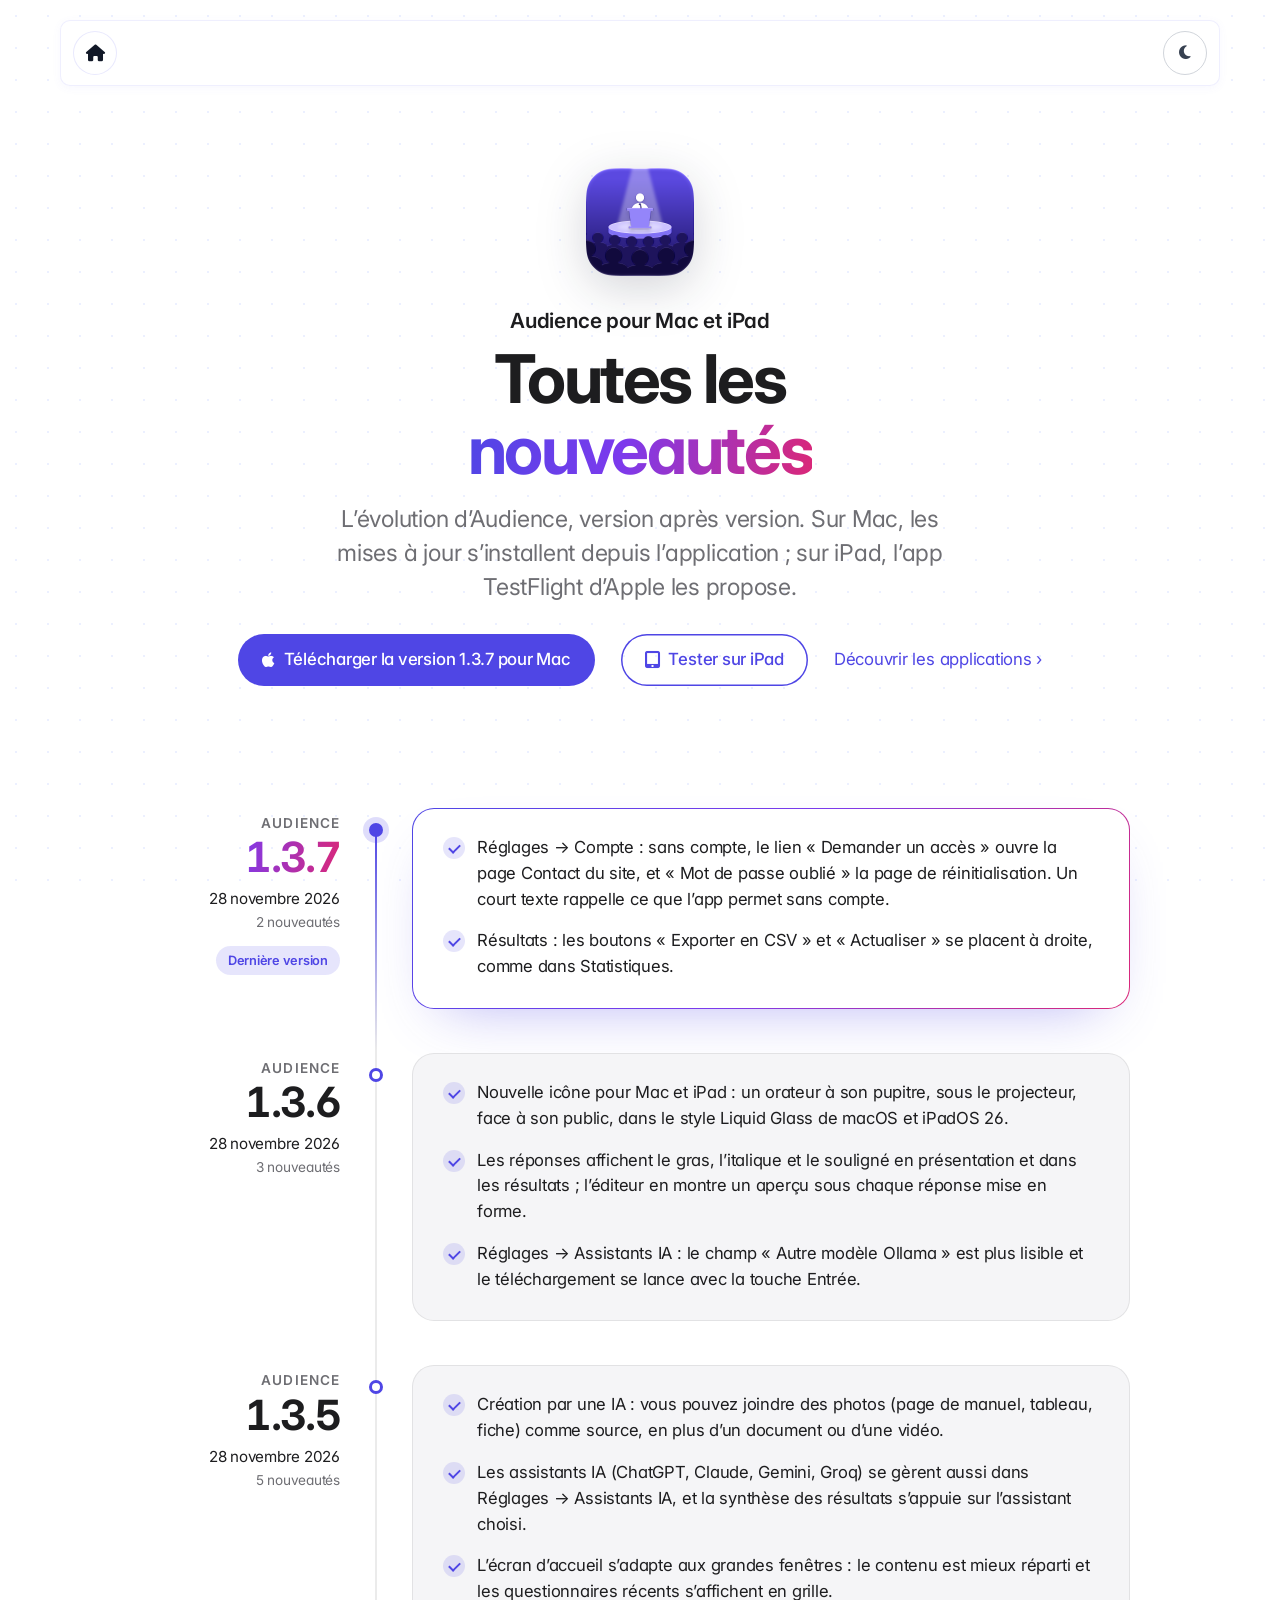
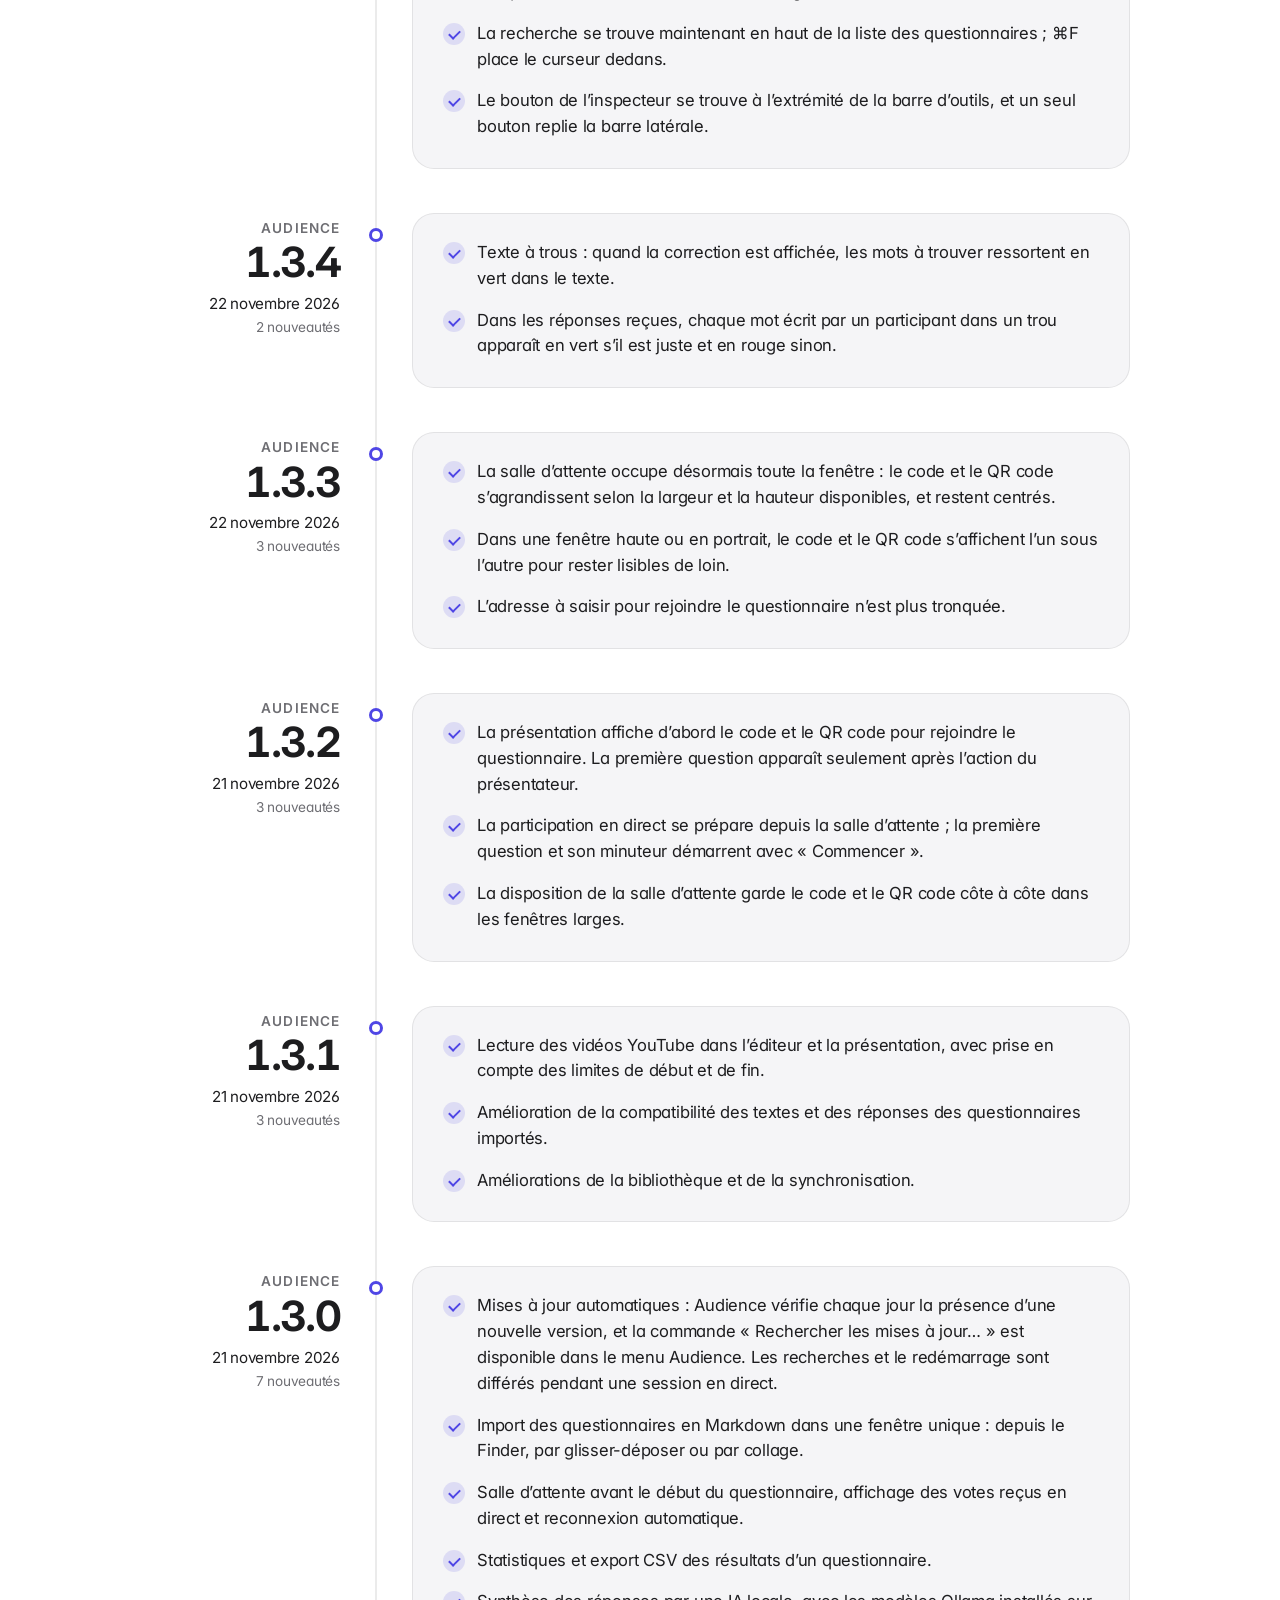
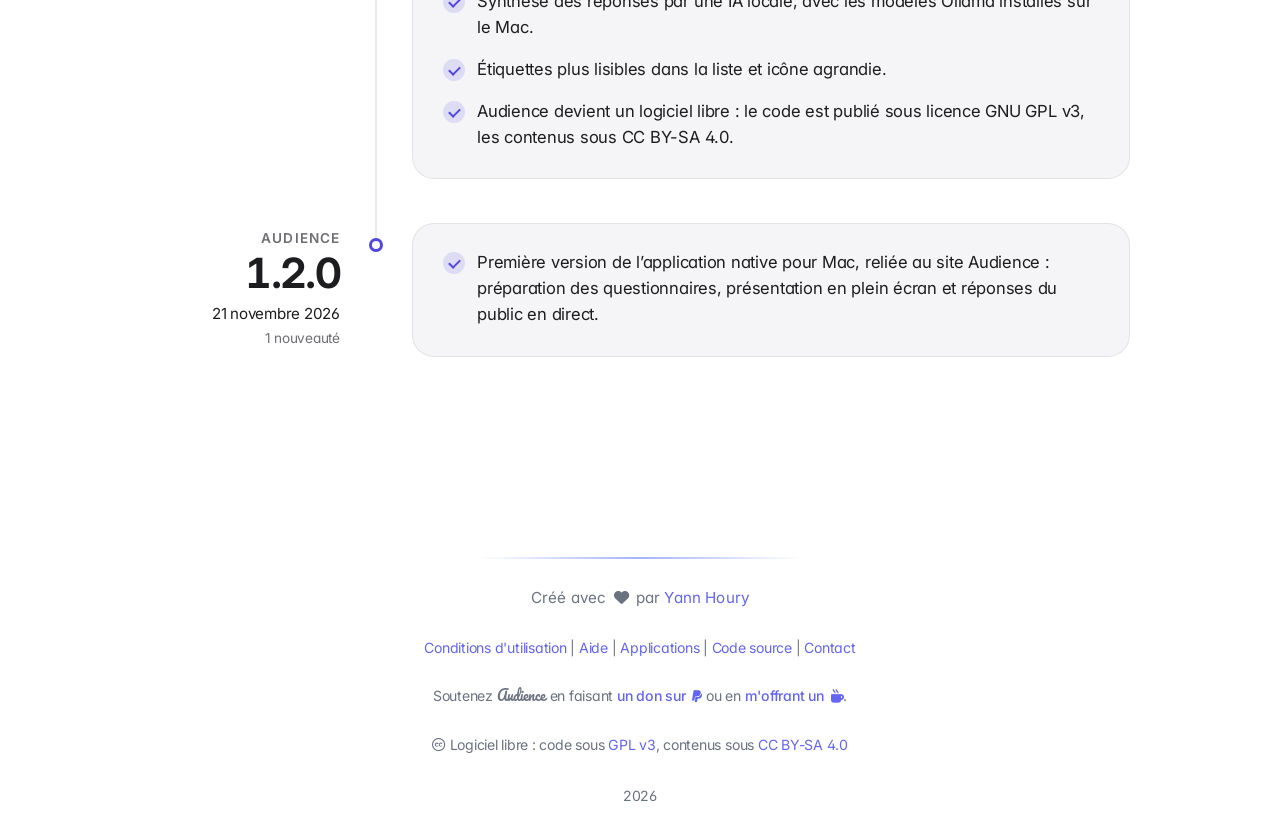
<file: nouveautes.html>
<!DOCTYPE html>
<html lang="fr">
<head>
    <!-- Page générée par app/scripts/release-notes.py depuis app/Resources/ReleaseNotes.json : ne pas modifier à la main. -->
    <meta charset="UTF-8">
    <meta name="viewport" content="width=device-width, initial-scale=1.0">
    <title>Nouveautés d’Audience</title>
    <meta name="description" content="L’évolution d’Audience pour Mac et iPad : toutes les versions et leurs nouveautés.">
    <link rel="icon" type="image/png" sizes="32x32" href="img/icones/favicon-32.png?v=2">
    <link rel="icon" type="image/png" sizes="16x16" href="img/icones/favicon-16.png?v=2">
    <link rel="apple-touch-icon" sizes="180x180" href="img/icones/apple-touch-icon.png?v=2">
    <script>
        try {
            const savedTheme = localStorage.getItem('audience-theme');
            if (savedTheme === 'dark') {
                document.documentElement.classList.add('theme-dark');
            } else if (savedTheme === 'light') {
                document.documentElement.classList.add('theme-light');
            } else if (window.matchMedia && window.matchMedia('(prefers-color-scheme: dark)').matches) {
                document.documentElement.classList.add('theme-dark');
            }
        } catch (_) {}
    </script>
    <link rel="preconnect" href="https://fonts.googleapis.com">
    <link rel="preconnect" href="https://fonts.gstatic.com" crossorigin>
    <link href="https://fonts.googleapis.com/css2?family=Pacifico&display=swap" rel="stylesheet">
    <link href="https://fonts.googleapis.com/css2?family=Inter:wght@400;500;600;700&display=swap" rel="stylesheet">
    <link rel="stylesheet" href="https://cdnjs.cloudflare.com/ajax/libs/font-awesome/6.5.2/css/all.min.css" referrerpolicy="no-referrer">
    <link rel="stylesheet" href="styles.css?v=20261121y">
    <link rel="stylesheet" href="app.css?v=20261122a">
    <style>

        .nv-hero { padding-bottom: clamp(40px, 6vw, 64px); }
        .page-mac .mac .mac-button.mac-button-secondary { background: transparent; color: var(--mac-accent); box-shadow: inset 0 0 0 1.5px var(--mac-accent); }
        .page-mac .mac .mac-button.mac-button-secondary:hover { background: color-mix(in srgb, var(--mac-accent) 10%, transparent); }
        :root .page-mac .mac h1.nv-title { font-size: clamp(2.4rem, 6vw, 4.2rem); }
        .nv-history { padding: clamp(24px, 4vw, 48px) 0 clamp(72px, 10vw, 120px); }
        .nv-list { --nv-aside: 190px; --nv-gap: 72px; width: min(980px, calc(100% - 40px)); margin: 0 auto; }
        .nv-release { position: relative; display: grid; grid-template-columns: var(--nv-aside) 1fr; column-gap: var(--nv-gap); padding-bottom: 44px; }
        .nv-release::before { content: ''; position: absolute; left: calc(var(--nv-aside) + var(--nv-gap) / 2 - 1px); top: 0; bottom: 0; width: 2px; background: var(--mac-line); }
        .nv-release:first-child::before { top: 22px; background: linear-gradient(180deg, var(--mac-accent), var(--mac-line) 220px); }
        .nv-release:last-child::before { bottom: auto; height: 22px; }
        .nv-release:first-child:last-child::before { display: none; }
        .nv-release::after { content: ''; position: absolute; left: calc(var(--nv-aside) + var(--nv-gap) / 2 - 7px); top: 15px; width: 14px; height: 14px; border-radius: 50%; box-sizing: border-box; background: var(--mac-bg); border: 3px solid var(--mac-accent); }
        .nv-release.is-latest::after { border: 0; background: var(--mac-accent); box-shadow: 0 0 0 6px color-mix(in srgb, var(--mac-accent) 18%, transparent); }
        .nv-meta { text-align: right; padding-top: 4px; }
        .nv-meta p { margin: 0; }
        .nv-app { font-size: 0.85rem; font-weight: 600; color: var(--mac-ink-soft); text-transform: uppercase; letter-spacing: 0.08em; }
        :root .page-mac .mac h2.nv-version { font-size: 2.6rem; font-weight: 700; line-height: 1.05; letter-spacing: -0.04em; font-variant-numeric: tabular-nums; margin: 2px 0 6px; }
        :root .page-mac .mac .is-latest h2.nv-version { background: linear-gradient(100deg, #4f46e5 0%, #7c3aed 45%, #db2777 100%); -webkit-background-clip: text; background-clip: text; -webkit-text-fill-color: transparent; }
        .nv-meta time { display: block; font-size: 0.95rem; color: var(--mac-ink); }
        .nv-count { font-size: 0.85rem; color: var(--mac-ink-soft); }
        .nv-pill { display: inline-block; margin-top: 12px; padding: 4px 12px; border-radius: 999px; background: color-mix(in srgb, var(--mac-accent) 14%, transparent); color: var(--mac-accent); font-size: 0.8rem; font-weight: 600; }
        .nv-card { background: var(--mac-bg-alt); border: 1px solid var(--mac-line); border-radius: 22px; padding: 26px 30px 12px; }
        .is-latest .nv-card { background: linear-gradient(var(--mac-card), var(--mac-card)) padding-box, linear-gradient(120deg, #4f46e5, #7c3aed 50%, #db2777) border-box; border: 1.5px solid transparent; box-shadow: 0 24px 60px -30px rgba(79, 70, 229, 0.45); }
        .nv-card ul { list-style: none; margin: 0; padding: 0; }
        .nv-card li { position: relative; padding-left: 34px; margin: 0 0 16px; font-size: 1.04rem; line-height: 1.55; color: var(--mac-ink); }
        .nv-card li::before { content: ''; position: absolute; left: 0; top: 2px; width: 22px; height: 22px; border-radius: 50%; background: color-mix(in srgb, var(--mac-accent) 14%, transparent); }
        .nv-card li::after { content: ''; position: absolute; left: 8px; top: 7px; width: 5px; height: 9px; border: solid var(--mac-accent); border-width: 0 2px 2px 0; transform: rotate(45deg); }
        :root.theme-dark .page-mac .mac .is-latest h2.nv-version { background-image: linear-gradient(100deg, #a5b4fc 0%, #c084fc 50%, #f472b6 100%); }
        :root.theme-dark .is-latest .nv-card { background: linear-gradient(var(--mac-card), var(--mac-card)) padding-box, linear-gradient(120deg, #818cf8, #c084fc 50%, #f472b6) border-box; box-shadow: none; }
        @media (prefers-color-scheme: dark) {
            :root:not(.theme-light) .page-mac .mac .is-latest h2.nv-version { background-image: linear-gradient(100deg, #a5b4fc 0%, #c084fc 50%, #f472b6 100%); }
            :root:not(.theme-light) .is-latest .nv-card { background: linear-gradient(var(--mac-card), var(--mac-card)) padding-box, linear-gradient(120deg, #818cf8, #c084fc 50%, #f472b6) border-box; box-shadow: none; }
        }
        @media (max-width: 760px) {
            .nv-list { width: calc(100% - 32px); }
            .nv-release { grid-template-columns: 1fr; padding: 0 0 36px 30px; }
            .nv-release::before { left: 6px; }
            .nv-release::after { left: 0; top: 13px; }
            .nv-meta { text-align: left; display: flex; flex-wrap: wrap; align-items: baseline; gap: 2px 12px; margin-bottom: 14px; padding-top: 0; }
            .nv-app { flex-basis: 100%; }
            :root .page-mac .mac h2.nv-version { font-size: 2rem; margin: 0; }
            .nv-pill { margin-top: 0; }
            .nv-card { padding: 20px 20px 6px; border-radius: 18px; }
            .nv-card li { font-size: 1rem; }
        }
    </style>
</head>
<body class="page-mac">
    <div id="accountBar" class="account-bar"></div>

    <main class="mac">
        <section class="mac-hero nv-hero">
            <div class="mac-wrap">
                <picture>
                    <source srcset="img/app/icone-mac-sombre.png" media="(prefers-color-scheme: dark)" data-dark-source>
                    <img class="mac-hero-icon" src="img/app/icone-mac.png" alt="" width="128" height="128">
                </picture>
                <p class="mac-eyebrow">Audience pour Mac et iPad</p>
                <h1 class="mac-hero-title nv-title">Toutes les<br><span class="mac-gradient">nouveautés</span></h1>
                <p class="mac-lede">L’évolution d’Audience, version après version. Sur Mac, les mises à jour s’installent depuis l’application ; sur iPad, l’app TestFlight d’Apple les propose.</p>
                <div class="mac-cta">
                    <a class="mac-button" href="mac/Audience-macOS.zip" download>
                        <i class="fa-brands fa-apple" aria-hidden="true"></i>
                        Télécharger la version 1.3.7 pour Mac
                    </a>
                    <a class="mac-button mac-button-secondary" href="https://testflight.apple.com/join/rAP2gxnz" target="_blank" rel="noopener noreferrer">
                        <i class="fa-solid fa-tablet-screen-button" aria-hidden="true"></i>
                        Tester sur iPad
                    </a>
                    <a class="mac-link" href="app.html">Découvrir les applications</a>
                </div>
            </div>
        </section>

        <section class="nv-history" aria-label="Historique des versions">
            <div class="nv-list">
                <article class="nv-release is-latest mac-reveal">
                    <header class="nv-meta">
                        <p class="nv-app">Audience</p>
                        <h2 class="nv-version">1.3.7</h2>
                        <time datetime="2026-11-28">28 novembre 2026</time>
                        <p class="nv-count">2 nouveautés</p>
                        <span class="nv-pill">Dernière version</span>
                    </header>
                    <div class="nv-card">
                        <ul>
                            <li>Réglages → Compte : sans compte, le lien « Demander un accès » ouvre la page Contact du site, et « Mot de passe oublié » la page de réinitialisation. Un court texte rappelle ce que l’app permet sans compte.</li>
                            <li>Résultats : les boutons « Exporter en CSV » et « Actualiser » se placent à droite, comme dans Statistiques.</li>
                        </ul>
                    </div>
                </article>
                <article class="nv-release mac-reveal">
                    <header class="nv-meta">
                        <p class="nv-app">Audience</p>
                        <h2 class="nv-version">1.3.6</h2>
                        <time datetime="2026-11-28">28 novembre 2026</time>
                        <p class="nv-count">3 nouveautés</p>
                        
                    </header>
                    <div class="nv-card">
                        <ul>
                            <li>Nouvelle icône pour Mac et iPad : un orateur à son pupitre, sous le projecteur, face à son public, dans le style Liquid Glass de macOS et iPadOS 26.</li>
                            <li>Les réponses affichent le gras, l’italique et le souligné en présentation et dans les résultats ; l’éditeur en montre un aperçu sous chaque réponse mise en forme.</li>
                            <li>Réglages → Assistants IA : le champ « Autre modèle Ollama » est plus lisible et le téléchargement se lance avec la touche Entrée.</li>
                        </ul>
                    </div>
                </article>
                <article class="nv-release mac-reveal">
                    <header class="nv-meta">
                        <p class="nv-app">Audience</p>
                        <h2 class="nv-version">1.3.5</h2>
                        <time datetime="2026-11-28">28 novembre 2026</time>
                        <p class="nv-count">5 nouveautés</p>
                        
                    </header>
                    <div class="nv-card">
                        <ul>
                            <li>Création par une IA : vous pouvez joindre des photos (page de manuel, tableau, fiche) comme source, en plus d’un document ou d’une vidéo.</li>
                            <li>Les assistants IA (ChatGPT, Claude, Gemini, Groq) se gèrent aussi dans Réglages → Assistants IA, et la synthèse des résultats s’appuie sur l’assistant choisi.</li>
                            <li>L’écran d’accueil s’adapte aux grandes fenêtres : le contenu est mieux réparti et les questionnaires récents s’affichent en grille.</li>
                            <li>La recherche se trouve maintenant en haut de la liste des questionnaires ; ⌘F place le curseur dedans.</li>
                            <li>Le bouton de l’inspecteur se trouve à l’extrémité de la barre d’outils, et un seul bouton replie la barre latérale.</li>
                        </ul>
                    </div>
                </article>
                <article class="nv-release mac-reveal">
                    <header class="nv-meta">
                        <p class="nv-app">Audience</p>
                        <h2 class="nv-version">1.3.4</h2>
                        <time datetime="2026-11-22">22 novembre 2026</time>
                        <p class="nv-count">2 nouveautés</p>
                        
                    </header>
                    <div class="nv-card">
                        <ul>
                            <li>Texte à trous : quand la correction est affichée, les mots à trouver ressortent en vert dans le texte.</li>
                            <li>Dans les réponses reçues, chaque mot écrit par un participant dans un trou apparaît en vert s’il est juste et en rouge sinon.</li>
                        </ul>
                    </div>
                </article>
                <article class="nv-release mac-reveal">
                    <header class="nv-meta">
                        <p class="nv-app">Audience</p>
                        <h2 class="nv-version">1.3.3</h2>
                        <time datetime="2026-11-22">22 novembre 2026</time>
                        <p class="nv-count">3 nouveautés</p>
                        
                    </header>
                    <div class="nv-card">
                        <ul>
                            <li>La salle d’attente occupe désormais toute la fenêtre : le code et le QR code s’agrandissent selon la largeur et la hauteur disponibles, et restent centrés.</li>
                            <li>Dans une fenêtre haute ou en portrait, le code et le QR code s’affichent l’un sous l’autre pour rester lisibles de loin.</li>
                            <li>L’adresse à saisir pour rejoindre le questionnaire n’est plus tronquée.</li>
                        </ul>
                    </div>
                </article>
                <article class="nv-release mac-reveal">
                    <header class="nv-meta">
                        <p class="nv-app">Audience</p>
                        <h2 class="nv-version">1.3.2</h2>
                        <time datetime="2026-11-21">21 novembre 2026</time>
                        <p class="nv-count">3 nouveautés</p>
                        
                    </header>
                    <div class="nv-card">
                        <ul>
                            <li>La présentation affiche d’abord le code et le QR code pour rejoindre le questionnaire. La première question apparaît seulement après l’action du présentateur.</li>
                            <li>La participation en direct se prépare depuis la salle d’attente ; la première question et son minuteur démarrent avec « Commencer ».</li>
                            <li>La disposition de la salle d’attente garde le code et le QR code côte à côte dans les fenêtres larges.</li>
                        </ul>
                    </div>
                </article>
                <article class="nv-release mac-reveal">
                    <header class="nv-meta">
                        <p class="nv-app">Audience</p>
                        <h2 class="nv-version">1.3.1</h2>
                        <time datetime="2026-11-21">21 novembre 2026</time>
                        <p class="nv-count">3 nouveautés</p>
                        
                    </header>
                    <div class="nv-card">
                        <ul>
                            <li>Lecture des vidéos YouTube dans l’éditeur et la présentation, avec prise en compte des limites de début et de fin.</li>
                            <li>Amélioration de la compatibilité des textes et des réponses des questionnaires importés.</li>
                            <li>Améliorations de la bibliothèque et de la synchronisation.</li>
                        </ul>
                    </div>
                </article>
                <article class="nv-release mac-reveal">
                    <header class="nv-meta">
                        <p class="nv-app">Audience</p>
                        <h2 class="nv-version">1.3.0</h2>
                        <time datetime="2026-11-21">21 novembre 2026</time>
                        <p class="nv-count">7 nouveautés</p>
                        
                    </header>
                    <div class="nv-card">
                        <ul>
                            <li>Mises à jour automatiques : Audience vérifie chaque jour la présence d’une nouvelle version, et la commande « Rechercher les mises à jour… » est disponible dans le menu Audience. Les recherches et le redémarrage sont différés pendant une session en direct.</li>
                            <li>Import des questionnaires en Markdown dans une fenêtre unique : depuis le Finder, par glisser-déposer ou par collage.</li>
                            <li>Salle d’attente avant le début du questionnaire, affichage des votes reçus en direct et reconnexion automatique.</li>
                            <li>Statistiques et export CSV des résultats d’un questionnaire.</li>
                            <li>Synthèse des réponses par une IA locale, avec les modèles Ollama installés sur le Mac.</li>
                            <li>Étiquettes plus lisibles dans la liste et icône agrandie.</li>
                            <li>Audience devient un logiciel libre : le code est publié sous licence GNU GPL v3, les contenus sous CC BY-SA 4.0.</li>
                        </ul>
                    </div>
                </article>
                <article class="nv-release mac-reveal">
                    <header class="nv-meta">
                        <p class="nv-app">Audience</p>
                        <h2 class="nv-version">1.2.0</h2>
                        <time datetime="2026-11-21">21 novembre 2026</time>
                        <p class="nv-count">1 nouveauté</p>
                        
                    </header>
                    <div class="nv-card">
                        <ul>
                            <li>Première version de l’application native pour Mac, reliée au site Audience : préparation des questionnaires, présentation en plein écran et réponses du public en direct.</li>
                        </ul>
                    </div>
                </article>
            </div>
        </section>
    </main>

    <footer class="footer" data-site-footer></footer>

    <script src="site-nav.js?v=20261121v"></script>
    <script src="site-footer.js?v=20261121b"></script>
    <script src="theme.js?v=20261122a"></script>
    <script>
        (function() {
            const root = document.documentElement;
            const sources = document.querySelectorAll('source[data-dark-source]');
            function syncSources() {
                const media = root.classList.contains('theme-dark') ? 'all'
                    : root.classList.contains('theme-light') ? 'not all'
                    : '(prefers-color-scheme: dark)';
                sources.forEach(function(source) { source.media = media; });
            }
            syncSources();
            new MutationObserver(syncSources).observe(root, { attributes: true, attributeFilter: ['class'] });
        })();

        const revealed = document.querySelectorAll('.mac-reveal');
        if ('IntersectionObserver' in window) {
            const observer = new IntersectionObserver(function(entries) {
                entries.forEach(function(entry) {
                    if (entry.isIntersecting) {
                        entry.target.classList.add('is-visible');
                        observer.unobserve(entry.target);
                    }
                });
            }, { rootMargin: '0px 0px -8% 0px', threshold: 0.08 });
            revealed.forEach(function(element) { observer.observe(element); });
        } else {
            revealed.forEach(function(element) { element.classList.add('is-visible'); });
        }
    </script>
</body>
</html>
</file>
<file: styles.css>
/* ===== Variables et Reset ===== */
:root {
    --primary: #6366f1;
    --primary-dark: #4f46e5;
    --primary-light: #a5b4fc;
    --accent: #6366f1;
    --accent-dark: #4f46e5;
    --accent-light: #a5b4fc;
    --surface: #ffffff;
    --surface-alt: #f8fafc;
    --success: #10b981;
    --success-light: #d1fae5;
    --error: #ef4444;
    --error-light: #fee2e2;
    --gray-50: #f9fafb;
    --gray-100: #f3f4f6;
    --gray-200: #e5e7eb;
    --gray-300: #d1d5db;
    --gray-400: #9ca3af;
    --gray-500: #6b7280;
    --gray-600: #4b5563;
    --gray-700: #374151;
    --gray-800: #1f2937;
    --gray-900: #111827;
    --shadow-sm: 0 1px 2px 0 rgb(0 0 0 / 0.05);
    --shadow: 0 1px 3px 0 rgb(0 0 0 / 0.1), 0 1px 2px -1px rgb(0 0 0 / 0.1);
    --shadow-md: 0 4px 6px -1px rgb(0 0 0 / 0.07), 0 2px 4px -2px rgb(0 0 0 / 0.05), 0 0 0 1px rgba(99, 102, 241, 0.03);
    --shadow-lg: 0 10px 25px -5px rgb(0 0 0 / 0.08), 0 4px 10px -3px rgb(0 0 0 / 0.04), 0 0 0 1px rgba(99, 102, 241, 0.04);
    --radius: 12px;
    --radius-sm: 8px;
}

* {
    margin: 0;
    padding: 0;
    box-sizing: border-box;
}

/* ===== Base ===== */
body {
    font-family: 'Inter', -apple-system, BlinkMacSystemFont, 'Segoe UI', Roboto, sans-serif;
    font-feature-settings: 'cv02', 'cv03', 'cv04', 'cv11';
    background: #ffffff;
    min-height: 100vh;
    display: flex;
    flex-direction: column;
    padding: 20px;
    color: var(--gray-800);
    line-height: 1.65;
    letter-spacing: -0.011em;
    -webkit-font-smoothing: antialiased;
    -moz-osx-font-smoothing: grayscale;
}

body > .account-bar,
body > h1,
body > .site-tagline,
body > .tabs-nav,
body > .tab,
body > .footer {
    width: 100%;
    flex-shrink: 0;
}

.legal-page {
    width: min(880px, calc(100% - 2rem));
    margin: 40px auto;
    padding: 28px;
    background: rgba(255, 255, 255, 0.9);
    border: 1px solid var(--gray-200);
    border-radius: 16px;
    box-shadow: var(--shadow-lg);
}

.legal-page h1 {
    margin-top: 0;
    margin-bottom: 12px;
    font-family: 'Inter', -apple-system, BlinkMacSystemFont, 'Segoe UI', Roboto, sans-serif;
    font-size: clamp(1.8rem, 4.8vw, 2.3rem);
    font-weight: 700;
    text-align: left;
    letter-spacing: normal;
    line-height: 1.3;
}

.legal-page h2 {
    margin-top: 28px;
    margin-bottom: 10px;
    color: var(--primary-dark);
}

.legal-page h2 i {
    color: inherit;
    margin-right: 0.45rem;
}

.legal-page p {
    line-height: 1.7;
    margin: 0 0 14px;
}

.legal-page ul {
    margin: 0 0 14px;
    padding-left: 1.75rem;
}

.legal-page li {
    margin-bottom: 8px;
}

.help-admonition {
    margin: 0 0 14px;
    padding: 10px 12px;
    border: 1px solid var(--primary-light);
    border-radius: var(--radius-sm);
    background: #eef2ff;
}

.help-admonition summary {
    cursor: pointer;
    color: var(--primary-dark);
    font-weight: 600;
}

.help-admonition summary i {
    margin-right: 0.35rem;
}

.help-admonition pre {
    margin-top: 10px;
    padding: 12px;
    border-radius: var(--radius-sm);
    background: #ffffff;
    border: 1px solid var(--gray-200);
    overflow-x: auto;
}

.legal-page a {
    color: var(--primary-dark);
}

.contact-page h1 i {
    color: var(--primary-dark);
    margin-right: 0.35rem;
}

.contact-form {
    margin-top: 18px;
    display: grid;
    gap: 10px;
}

.contact-help {
    margin: 0 0 8px;
    color: var(--gray-700);
    line-height: 1.6;
}

.contact-form label {
    font-weight: 600;
    color: var(--gray-700);
}

.contact-form input,
.contact-form textarea {
    width: 100%;
    padding: 12px 14px;
    border: 1px solid var(--gray-300);
    border-radius: var(--radius-sm);
    background: #ffffff;
    color: var(--gray-800);
    font: inherit;
}

.contact-form input:focus,
.contact-form textarea:focus {
    outline: none;
    border-color: var(--primary);
    box-shadow: 0 0 0 3px rgba(99, 102, 241, 0.2);
}

.btn-contact-submit {
    margin-top: 8px;
    width: fit-content;
    padding: 12px 18px;
    border: none;
    border-radius: 999px;
    background: linear-gradient(135deg, var(--primary) 0%, var(--accent) 100%);
    color: #ffffff;
    font-weight: 600;
    cursor: pointer;
}

.btn-contact-submit i {
    margin-right: 0.4rem;
}

.btn-contact-submit:hover {
    filter: brightness(1.05);
}

.btn-contact-submit:disabled {
    opacity: 0.6;
    cursor: not-allowed;
}

.contact-status {
    margin-top: 2px;
    min-height: 1.5em;
    font-weight: 500;
}

.contact-status.is-success {
    color: var(--success);
}

.contact-status.is-error {
    color: var(--error);
}

.contact-form.is-complete > :not(#contactStatus) {
    display: none;
}

.contact-form.is-complete #contactStatus {
    margin: 0;
    min-height: 0;
    padding: 22px 20px;
    border-radius: 16px;
    text-align: center;
    font-size: clamp(1.4rem, 2.2vw, 2rem);
    font-weight: 800;
    line-height: 1.25;
}

.contact-form.is-complete #contactStatus.is-success {
    position: relative;
    display: flex;
    flex-direction: column;
    align-items: center;
    gap: 10px;
    padding: 30px 22px 26px;
    color: #065f46;
    background: linear-gradient(180deg, #ecfdf5 0%, #d1fae5 100%);
    border: 1px solid #6ee7b7;
    animation: contact-success-pop 0.55s cubic-bezier(0.34, 1.56, 0.64, 1) both;
}

.contact-success-badge {
    position: relative;
    width: 76px;
    height: 76px;
}

.contact-success-badge svg {
    width: 100%;
    height: 100%;
    fill: none;
    stroke-linecap: round;
    stroke-linejoin: round;
}

.contact-success-circle {
    stroke: #10b981;
    stroke-width: 3;
    stroke-dasharray: 151;
    stroke-dashoffset: 151;
    fill: #ffffff;
    animation: contact-success-draw 0.6s 0.15s ease-out forwards;
}

.contact-success-check {
    stroke: #059669;
    stroke-width: 4;
    stroke-dasharray: 36;
    stroke-dashoffset: 36;
    animation: contact-success-draw 0.35s 0.7s ease-out forwards;
}

.contact-success-title {
    font-size: clamp(1.5rem, 2.4vw, 2.1rem);
    font-weight: 800;
    animation: contact-success-rise 0.5s 0.45s ease-out both;
}

.contact-success-text {
    max-width: 30em;
    font-size: 1rem;
    font-weight: 500;
    line-height: 1.5;
    color: #047857;
    animation: contact-success-rise 0.5s 0.6s ease-out both;
}

.contact-confetti {
    position: absolute;
    top: 68px;
    left: 50%;
    width: 0;
    height: 0;
    pointer-events: none;
}

.contact-confetti i {
    position: absolute;
    width: 5px;
    height: 5px;
    margin: -2.5px 0 0 -2.5px;
    border-radius: 50%;
    opacity: 0;
    animation: contact-confetti-burst 1s var(--delay, 0ms) cubic-bezier(0.15, 0.7, 0.4, 1) forwards;
}

@keyframes contact-success-pop {
    0% { opacity: 0; transform: scale(0.85); }
    100% { opacity: 1; transform: scale(1); }
}

@keyframes contact-success-draw {
    to { stroke-dashoffset: 0; }
}

@keyframes contact-success-rise {
    from { opacity: 0; transform: translateY(10px); }
    to { opacity: 1; transform: translateY(0); }
}

@keyframes contact-confetti-burst {
    0% { opacity: 0; transform: translate(0, 0) scale(0.4); }
    20% { opacity: 0.9; }
    100% { opacity: 0; transform: translate(var(--dx), calc(var(--dy) + 30px)) scale(1); }
}

:root.theme-dark .contact-form.is-complete #contactStatus.is-success {
    color: #a7f3d0;
    background: linear-gradient(180deg, rgba(16, 185, 129, 0.16) 0%, rgba(16, 185, 129, 0.08) 100%);
    border-color: rgba(110, 231, 183, 0.45);
}

:root.theme-dark .contact-success-text {
    color: #6ee7b7;
}

:root.theme-dark .contact-success-circle {
    fill: rgba(15, 23, 42, 0.6);
}

@media (prefers-reduced-motion: reduce) {
    .contact-form.is-complete #contactStatus.is-success,
    .contact-success-title,
    .contact-success-text {
        animation: none;
    }

    .contact-success-circle,
    .contact-success-check {
        animation: none;
        stroke-dashoffset: 0;
    }

    .contact-confetti {
        display: none;
    }
}

.legal-header {
    width: min(900px, 100%);
    margin: 8px auto 0;
}

.legal-brand {
    display: inline-flex;
    align-items: center;
    gap: 10px;
    text-decoration: none;
    color: var(--gray-900);
}

.legal-brand img {
    width: 56px;
    height: 56px;
    object-fit: contain;
}

.legal-brand span {
    font-family: 'Pacifico', 'Brush Script MT', cursive;
    font-size: 2rem;
    line-height: 1;
}

.account-bar {
    max-width: 980px;
    width: 100%;
    margin: 0 auto 16px;
    display: flex;
    align-items: center;
    justify-content: space-between;
    gap: 12px;
    padding: 10px 12px;
    border: 1px solid rgba(99, 102, 241, 0.10);
    border-radius: 10px;
    background: #ffffff;
    box-shadow: 0 2px 10px rgba(99, 102, 241, 0.05);
}

.account-bar:empty {
    display: none;
}

.account-left {
    display: flex;
    align-items: center;
    gap: 10px;
    flex-wrap: wrap;
}

.account-right {
    display: flex;
    align-items: center;
    gap: 10px;
}

.account-link {
    color: var(--gray-900);
    text-decoration: none;
    font-weight: 600;
}

.account-link:hover {
    text-decoration: underline;
}

.account-name-link {
    display: inline-flex;
    align-items: center;
    gap: 6px;
}

.account-icon-link {
    width: 44px;
    min-width: 44px;
    height: 44px;
    display: inline-flex;
    align-items: center;
    justify-content: center;
    border: 1px solid rgba(99, 102, 241, 0.14);
    border-radius: 999px;
    background: #ffffff;
    color: var(--gray-900);
    text-decoration: none;
    box-shadow: none;
    position: relative;
    transition: transform 0.2s ease, background 0.2s ease, border-color 0.2s ease, box-shadow 0.2s ease, color 0.2s ease;
}

.account-icon-link:hover,
.account-icon-link:focus-visible {
    text-decoration: none;
    border-color: rgba(99, 102, 241, 0.28);
    background: #eef2ff;
    box-shadow: none;
    transform: translateY(-1px);
}

.account-icon-link i {
    font-size: 1.05rem;
}

.account-icon-link.is-current {
    border-color: rgba(79, 70, 229, 0.12);
    background: linear-gradient(135deg, #6366f1 0%, #4f46e5 100%);
    color: #ffffff;
    box-shadow: none;
}

.account-icon-link[data-tooltip]::after {
    content: attr(data-tooltip);
    position: absolute;
    top: calc(100% + 5px);
    left: 50%;
    transform: translateX(-50%) translateY(3px);
    opacity: 0;
    pointer-events: none;
    transition: opacity 0.2s ease, transform 0.2s ease;
    white-space: nowrap;
    font-size: 0.55rem;
    font-weight: 600;
    color: #4f46e5;
    background: #eef2ff;
    border: 1px solid #c7d2fe;
    border-radius: 4px;
    padding: 2px 5px;
    z-index: 10;
}

.account-icon-link[data-tooltip]:hover::after,
.account-icon-link[data-tooltip]:focus-visible::after {
    opacity: 1;
    transform: translateX(-50%) translateY(0);
}

/* ===== Container principal ===== */
h1 {
    text-align: center;
    font-family: 'Pacifico', 'Brush Script MT', cursive;
    font-size: clamp(4rem, 8vw, 5.6rem);
    font-weight: 400;
    margin-top: 18px;
    margin-bottom: 18px;
    text-shadow: none;
    letter-spacing: 0.02em;
    line-height: 1.1;
    background: linear-gradient(135deg, #6366f1 0%, #4f46e5 40%, #818cf8 100%);
    -webkit-background-clip: text;
    background-clip: text;
    -webkit-text-fill-color: transparent;
}

.brand-title {
    display: flex;
    align-items: center;
    justify-content: center;
    gap: 18px;
    margin-top: 18px;
    margin-bottom: 18px;
}

.brand-title-logo {
    width: 240px;
    height: 240px;
    object-fit: contain;
    opacity: 0;
    animation: pageEnter 0.5s ease-out forwards;
}

.brand-title h1 {
    margin: 0;
    opacity: 0;
    animation: pageEnter 0.5s ease-out 0.1s forwards;
}

.site-tagline {
    margin: 0 auto 48px;
    max-width: 760px;
    text-align: center;
    color: var(--gray-600);
    font-size: 1.1rem;
    font-weight: 500;
    line-height: 1.6;
    letter-spacing: -0.005em;
    opacity: 0;
    animation: pageEnter 0.5s ease-out 0.2s forwards;
}

/* ===== Navigation par onglets ===== */
.tabs-nav {
    display: flex;
    justify-content: center;
    gap: 8px;
    margin-bottom: 30px;
    flex-wrap: wrap;
}

.tabs-nav:empty {
    display: none;
    margin-bottom: 0;
}

.tab-btn {
    padding: 12px 24px;
    border: none;
    border-radius: 50px;
    background: #eef2ff;
    color: #3730a3;
    font-weight: 600;
    font-size: 0.95rem;
    cursor: pointer;
    transition: background 0.2s ease, color 0.2s ease, transform 0.2s ease, box-shadow 0.2s ease, border-color 0.2s ease;
    border: 1px solid #c7d2fe;
}

.tab-btn:hover {
    background: #c7d2fe;
    transform: translateY(-2px);
    box-shadow: 0 4px 12px rgba(99, 102, 241, 0.15);
}

.tab-btn.active {
    background: linear-gradient(135deg, var(--primary) 0%, var(--accent) 100%);
    color: white;
    box-shadow: 0 4px 14px rgba(99, 102, 241, 0.3);
    border-color: transparent;
}

/* ===== Onglets/Conteneurs ===== */
.tab {
    display: none;
    max-width: 900px;
    margin: 0 auto;
    background: var(--surface);
    border-radius: var(--radius);
    padding: 40px;
    box-shadow: var(--shadow-lg);
    border: 0;
    border-top: 2px solid rgba(99, 102, 241, 0.55);
    animation: fadeIn 0.3s ease;
    position: relative;
    overflow: hidden;
}

.tab::after {
    display: none;
}

.tab:hover {
    box-shadow: var(--shadow-lg), 0 0 24px rgba(99, 102, 241, 0.08);
    border-top-color: rgba(99, 102, 241, 0.55);
    transition: box-shadow 0.3s ease, border-color 0.3s ease;
}

.tab.active {
    display: block;
    margin-bottom: 30px;
}

.tab.tab-enter {
    animation: tabSlideIn 0.24s ease;
}

@keyframes fadeIn {
    from { opacity: 0; transform: translateY(10px); }
    to { opacity: 1; transform: translateY(0); }
}

@keyframes pageEnter {
    from { opacity: 0; transform: translateY(18px); }
    to { opacity: 1; transform: translateY(0); }
}

@keyframes tabSlideIn {
    from {
        opacity: 0.4;
        transform: translateY(8px);
    }
    to {
        opacity: 1;
        transform: translateY(0);
    }
}

.hidden {
    display: none !important;
}

/* ===== Liseré indigo supérieur pour les cartes ===== */
body.page-login .card,
body.page-profile .card,
body.page-admin .card,
body.page-setup-admin .card {
    position: relative;
    overflow: hidden;
}

body.page-login .card::after,
body.page-profile .card::after,
body.page-admin .card::after,
body.page-setup-admin .card::after {
    content: '';
    position: absolute;
    top: 0;
    left: 0;
    right: 0;
    height: 2px;
    background: linear-gradient(90deg, #6366f1, #818cf8, #6366f1);
    border-radius: 2px 2px 0 0;
    opacity: 0.55;
}

/* ===== Shimmer sur boutons principaux ===== */
@keyframes btnShimmer {
    0% { left: -100%; }
    100% { left: 100%; }
}

/* ===== Motif décoratif arrière-plan ===== */
body::before {
    content: '';
    position: fixed;
    inset: 0;
    z-index: -1;
    opacity: 0.35;
    background-image: radial-gradient(circle, #c7d2fe 1px, transparent 1px);
    background-size: 32px 32px;
    pointer-events: none;
}

@media (prefers-color-scheme: dark) {
    :root:not(.theme-light) body::before {
        opacity: 0.14;
        background-image: radial-gradient(circle, #818cf8 1px, transparent 1px);
    }
}

/* ===== Titres ===== */
h2 {
    color: var(--primary-dark);
    font-size: 1.5rem;
    font-weight: 700;
    margin-bottom: 25px;
    padding-bottom: 15px;
    border-bottom: 2px solid var(--gray-100);
    letter-spacing: -0.02em;
}

h2 > i, h3 > i {
    margin-right: 6px;
}

h3 {
    color: var(--primary);
    font-size: 1.1rem;
    font-weight: 600;
    margin: 20px 0 15px;
    letter-spacing: -0.015em;
}

h4 {
    color: var(--gray-600);
    font-size: 0.9rem;
    font-weight: 600;
    margin-bottom: 10px;
    text-transform: uppercase;
    letter-spacing: 0.5px;
}

/* ===== Formulaires ===== */
.form-group {
    margin-bottom: 20px;
}

.form-group-checkbox {
    margin-top: -2px;
}

.option-checkbox-card {
    display: flex;
    align-items: flex-start;
    gap: 12px;
    padding: 14px 16px;
    border: 1px solid var(--gray-200);
    border-radius: var(--radius-sm);
    background: #f8fafc;
    cursor: pointer;
    box-shadow: var(--shadow-sm);
}

.option-checkbox-card:hover,
.option-checkbox-card:focus-within {
    border-color: #c7d2fe;
    box-shadow: 0 0 0 3px rgba(99, 102, 241, 0.12);
}

.option-checkbox-card input[type="checkbox"] {
    width: 18px;
    height: 18px;
    margin-top: 2px;
    accent-color: var(--primary);
    flex-shrink: 0;
}

.option-checkbox-copy {
    display: grid;
    gap: 4px;
}

.option-checkbox-copy strong {
    color: var(--gray-800);
    font-size: 0.98rem;
    line-height: 1.35;
}

.option-checkbox-copy small {
    color: #4b5563;
    font-size: 0.82rem;
    line-height: 1.5;
}

#batchQuestions {
    display: grid;
    gap: 16px;
    margin-bottom: 20px;
}

.saved-quizzes-panel {
    border: 1px solid var(--gray-200);
    border-radius: var(--radius-sm);
    background: var(--surface-alt);
    padding: 12px;
    margin-bottom: 14px;
}

.saved-quizzes-panel h3 {
    margin: 0 0 8px;
    font-size: 0.98rem;
}

.saved-quizzes-row {
    display: grid;
    grid-template-columns: minmax(220px, 1fr) repeat(4, auto);
    gap: 10px;
    align-items: center;
}

.saved-quizzes-row .secondary-btn {
    min-width: 0;
    padding: 10px 14px;
    font-size: 0.93rem;
}

#purgeTrashQuizBtn:hover,
#purgeTrashQuizBtn:focus-visible {
    background: #dc2626;
    border-color: #dc2626;
    color: #fff;
}

.saved-quiz-cards {
    display: grid;
    grid-template-columns: repeat(auto-fill, minmax(240px, 1fr));
    gap: 12px;
}

#savedQuizCards.saved-quiz-cards {
    display: block;
}

.saved-quiz-cards.saved-quiz-cards-grid {
    grid-template-columns: repeat(3, minmax(0, 1fr));
}

.saved-quiz-sections {
    display: grid;
    gap: 14px;
}

.saved-quiz-section {
    display: grid;
    gap: 10px;
}

.saved-quiz-section + .saved-quiz-section {
    margin-top: 10px;
}

.saved-quiz-section-title {
    margin: 0;
    padding: 0;
    border: none;
    font-size: 0.98rem;
    color: var(--primary-dark);
}

.saved-quiz-empty {
    margin: 0;
    padding: 8px 10px;
    border: 1px dashed var(--gray-300);
    border-radius: var(--radius-sm);
    background: #ffffff;
    color: var(--gray-500);
    font-size: 0.9rem;
}

.saved-quiz-card {
    border: 1px solid #c7d2fe;
    border-radius: var(--radius-sm);
    padding: 12px;
    background: #ffffff;
    box-shadow: var(--shadow-sm);
    display: flex;
    flex-direction: column;
}

.saved-quiz-card.is-active {
    border-color: #a5b4fc;
    box-shadow: 0 0 0 2px rgba(99, 102, 241, 0.18);
}

.saved-quiz-card-draft {
    border-style: dashed;
}

.saved-quiz-card-head {
    display: flex;
    justify-content: space-between;
    gap: 8px;
    align-items: flex-start;
}

.saved-quiz-card-head-main {
    min-width: 0;
}

.saved-quiz-card-head h3 {
    margin: 0;
    font-size: 1rem;
    color: var(--gray-800);
    line-height: 1.3;
}

.saved-quiz-card-code {
    margin: 0;
    font-family: 'Monaco', 'Consolas', monospace;
    font-size: 0.78rem;
    color: var(--gray-500);
}

.saved-quiz-card-meta {
    margin: 8px 0 10px;
    color: var(--gray-600);
    font-size: 0.86rem;
}

.saved-quiz-card-count {
    display: block;
}

.saved-quiz-card-updated {
    display: block;
    margin-top: 2px;
    margin-bottom: 3px;
    font-size: 0.8rem;
    line-height: 1.35;
    color: var(--gray-500);
}

.saved-quiz-card-actions {
    display: flex;
    gap: 8px;
    justify-content: flex-end;
    margin-top: auto;
}

.saved-quiz-card-actions .secondary-btn {
    flex: 0 0 auto;
}

.saved-quiz-card-actions .saved-quiz-action-btn.icon-only-btn {
    width: 34px;
    min-width: 34px;
    height: 34px;
    padding: 0;
}

.saved-quiz-card-actions .saved-quiz-action-btn.icon-only-btn i[class*="fa-"] {
    font-size: 0.86rem;
}

.saved-quiz-card-actions .saved-quiz-action-btn.icon-only-btn:hover,
.saved-quiz-card-actions .saved-quiz-action-btn.icon-only-btn:focus-visible {
    background: linear-gradient(135deg, var(--primary) 0%, var(--accent) 100%);
    border-color: transparent;
    color: #ffffff;
    box-shadow: var(--shadow-md);
}

.saved-quiz-favorite-btn.icon-only-btn {
    width: 30px;
    min-width: 30px;
    height: 30px;
    padding: 0;
    border: 1px solid #e2e8f0;
    background: #ffffff;
    color: var(--gray-400);
}

.saved-quiz-favorite-btn.icon-only-btn i[class*="fa-"] {
    font-size: 0.76rem;
}

.saved-quiz-favorite-btn:hover {
    border-color: #fbbf24;
    color: #d97706;
    background: #fffbeb;
    transform: translateY(-1px);
}

.saved-quiz-favorite-btn.is-favorite {
    color: #f59e0b;
    border-color: #fcd34d;
    background: #fffbeb;
}

.saved-quiz-favorite-btn.is-favorite i {
    text-shadow: 0 0 10px rgba(245, 158, 11, 0.28);
}

.saved-quiz-favorite-btn:focus-visible {
    outline: 3px solid rgba(245, 158, 11, 0.25);
    outline-offset: 2px;
}


@media (max-width: 980px) {
    .saved-quizzes-row {
        grid-template-columns: 1fr 1fr 1fr;
    }

    .saved-quiz-cards.saved-quiz-cards-grid {
        grid-template-columns: repeat(2, minmax(0, 1fr));
    }
}

@media (max-width: 700px) {
    .saved-quiz-cards.saved-quiz-cards-grid {
        grid-template-columns: 1fr;
    }
}

.batch-question-block {
    border: 1px solid #c7d2fe;
    border-radius: var(--radius-sm);
    padding: 22px;
    background: linear-gradient(180deg, #eef2ff 0%, #e8eafc 100%);
}

.batch-question-header {
    display: flex;
    align-items: center;
    justify-content: space-between;
    gap: 12px;
    margin-bottom: 18px;
}

.batch-question-header-left {
    display: flex;
    align-items: center;
    gap: 10px;
}

.batch-question-actions {
    display: flex;
    align-items: center;
    gap: 8px;
}

.batch-question-title {
    margin: 0;
    font-weight: 800;
    letter-spacing: 0.01em;
    color: #111827;
}

.drag-question-handle {
    cursor: grab;
}

.drag-question-handle:active {
    cursor: grabbing;
}

.batch-question-block.is-dragging {
    opacity: 0.58;
    border-color: #a5b4fc;
}

#batchQuestions.drag-active .batch-question-block {
    transition: transform 0.12s ease;
}

.batch-question-actions button:disabled {
    opacity: 0.45;
    cursor: not-allowed;
}

.batch-builder-actions {
    margin-top: 8px;
    border-top: none;
    padding-top: 0;
}

.answer-with-correct {
    display: grid;
    grid-template-columns: 1fr auto;
    gap: 12px;
    align-items: center;
}

.batch-multiple-builder {
    display: grid;
    gap: 14px;
}

.batch-multiple-items {
    display: grid;
    gap: 12px;
}

.multiple-option-row {
    margin-bottom: 0;
}

.multiple-option-actions {
    display: inline-flex;
    align-items: center;
    gap: 8px;
}

.remove-multiple-option-btn:disabled {
    opacity: 0.45;
    cursor: not-allowed;
}

.answer-input-wrap {
    display: grid;
    grid-template-columns: 28px minmax(0, 1fr);
    gap: 8px;
    align-items: center;
}

.math-enabled-input-wrap {
    position: relative;
    width: 100%;
}

.math-enabled-input-wrap input[type="text"],
.math-enabled-input-wrap textarea {
    padding-right: 42px;
}

.inline-math-insert-btn,
.question-math-insert-btn {
    position: absolute;
    top: 50%;
    right: 10px;
    transform: translateY(-50%);
    width: 30px;
    min-width: 30px;
    height: 30px;
    border: 1px solid rgba(148, 163, 184, 0.34);
    background: rgba(255, 255, 255, 0.82);
    color: #64748b;
    box-shadow: none;
    z-index: 2;
}

.question-math-insert-btn {
    top: 12px;
    transform: none;
}

.inline-math-insert-btn:hover,
.inline-math-insert-btn:focus-visible,
.question-math-insert-btn:hover,
.question-math-insert-btn:focus-visible {
    background: #ffffff;
    border-color: rgba(99, 102, 241, 0.3);
    color: #4338ca;
    box-shadow: 0 4px 12px rgba(99, 102, 241, 0.12);
}

.inline-math-insert-btn:hover,
.inline-math-insert-btn:focus-visible {
    transform: translateY(-50%);
}

.question-math-insert-btn:hover,
.question-math-insert-btn:focus-visible {
    transform: none;
}

.math-tool-icon {
    font-size: 0.82rem;
    font-weight: 650;
    line-height: 1;
}

.answer-input-index {
    width: 28px;
    height: 28px;
    border-radius: 999px;
    background: #e5e7eb;
    color: #111827;
    font-weight: 700;
    font-size: 0.85rem;
    display: inline-flex;
    align-items: center;
    justify-content: center;
}

.correct-choice {
    position: relative;
    display: inline-flex;
    align-items: center;
    justify-content: center;
    width: 34px;
    height: 34px;
    margin: 0;
    cursor: pointer;
}

.correct-choice input[type="radio"],
.correct-choice input[type="checkbox"] {
    position: absolute;
    opacity: 0;
    pointer-events: none;
}

.correct-icon {
    width: 24px;
    height: 24px;
    border-radius: 999px;
    border: 2px solid var(--gray-300);
    background: #ffffff;
    box-shadow: inset 0 0 0 2px #ffffff;
    transition: all 0.2s ease;
    position: relative;
}

.correct-choice input[type="checkbox"] + .correct-icon {
    border-radius: 6px;
}

.correct-icon::before {
    content: "✓";
    position: absolute;
    inset: 0;
    display: flex;
    align-items: center;
    justify-content: center;
    font-size: 0.9rem;
    font-weight: 800;
    color: #ffffff;
    opacity: 0;
    transform: scale(0.65);
    transition: all 0.18s ease;
}

.correct-choice:hover .correct-icon {
    border-color: #22c55e;
}

.correct-choice input[type="radio"]:checked + .correct-icon,
.correct-choice input[type="checkbox"]:checked + .correct-icon {
    border-color: #16a34a;
    background: linear-gradient(135deg, #34d399 0%, #16a34a 100%);
}

.correct-choice input[type="radio"]:checked + .correct-icon::before,
.correct-choice input[type="checkbox"]:checked + .correct-icon::before {
    opacity: 1;
    transform: scale(1);
}

.correct-choice input[type="radio"]:focus-visible + .correct-icon,
.correct-choice input[type="checkbox"]:focus-visible + .correct-icon {
    outline: 3px solid rgba(37, 99, 235, 0.2);
    outline-offset: 2px;
}

.sr-only {
    position: absolute;
    width: 1px;
    height: 1px;
    padding: 0;
    margin: -1px;
    overflow: hidden;
    clip: rect(0, 0, 0, 0);
    white-space: nowrap;
    border: 0;
}

label {
    display: block;
    margin-bottom: 8px;
    font-weight: 600;
    color: var(--gray-700);
    font-size: 0.95rem;
}

input[type="text"],
input[type="url"] {
    width: 100%;
    padding: 14px 16px;
    border: 2px solid var(--gray-200);
    border-radius: var(--radius-sm);
    font-size: 1rem;
    transition: all 0.2s ease;
    background: var(--gray-50);
}

input[type="text"]:focus,
input[type="url"]:focus {
    outline: none;
    border-color: var(--primary);
    background: white;
    box-shadow: 0 0 0 4px rgba(99, 102, 241, 0.1);
}

input[type="text"]::placeholder,
input[type="url"]::placeholder {
    color: var(--gray-400);
}

textarea {
    width: 100%;
    padding: 14px 16px;
    border: 2px solid var(--gray-200);
    border-radius: var(--radius-sm);
    font-size: 1rem;
    transition: all 0.2s ease;
    background: var(--gray-50);
    resize: vertical;
    font-family: inherit;
}

textarea:focus {
    outline: none;
    border-color: var(--primary);
    background: white;
    box-shadow: 0 0 0 4px rgba(99, 102, 241, 0.1);
}

textarea::placeholder {
    color: var(--gray-400);
}

#trashQuizSelect {
    width: 100%;
    padding: 12px 14px;
    border: 2px solid var(--gray-200);
    border-radius: var(--radius-sm);
    font-size: 1rem;
    background: #fff;
    color: var(--gray-800);
}

#trashQuizSelect:focus {
    outline: none;
    border-color: var(--primary);
    box-shadow: 0 0 0 4px rgba(99, 102, 241, 0.1);
}

.batch-question-input {
    min-height: 60px;
    overflow-wrap: anywhere;
}

.batch-question-editor-wrap {
    position: relative;
}

.compact-question-input-row {
    margin-bottom: 24px;
}

.batch-question-input[contenteditable="true"] {
    width: 100%;
    min-height: 54px;
    padding: 8px 52px 8px 16px;
    border: 2px solid var(--gray-200);
    border-radius: var(--radius-sm);
    background: var(--gray-50);
    color: var(--gray-800);
    font-size: 1rem;
    line-height: 1.3;
    transition: all 0.2s ease;
    caret-color: var(--primary);
}

.batch-question-input[contenteditable="true"]:focus {
    outline: none;
    border-color: var(--primary);
    background: white;
    box-shadow: 0 0 0 4px rgba(99, 102, 241, 0.1);
}

.batch-question-input.is-empty::before {
    content: attr(data-placeholder);
    color: var(--gray-400);
    pointer-events: none;
}

.batch-question-input[contenteditable="true"].is-empty {
    display: flex;
    align-items: center;
}

.batch-question-input[contenteditable="true"] > :first-child,
.formatted-question > :first-child {
    margin-top: 0;
}

.batch-question-input[contenteditable="true"] > :last-child,
.formatted-question > :last-child {
    margin-bottom: 0;
}

.batch-question-input[contenteditable="true"] p,
.formatted-question p {
    margin: 0 0 0.45em;
}

.batch-question-input[contenteditable="true"] ul,
.batch-question-input[contenteditable="true"] ol,
.formatted-question ul,
.formatted-question ol {
    margin: 0.55em 0;
    padding-left: 1.35em;
}

.batch-question-input[contenteditable="true"] li + li,
.formatted-question li + li {
    margin-top: 0.18em;
}

.formatted-question {
    line-height: 1.55;
    overflow-wrap: anywhere;
    word-break: break-word;
}

.formatted-question .katex-display,
.result-item .katex-display,
.final-report-answer .katex-display,
.created-answers .katex-display,
.option-item .katex-display,
.answer-option label .katex-display {
    margin: 0.5em 0;
}

.question-open-response-row {
    margin-top: 12px;
}

.question-participant-responses-row {
    margin-top: 10px;
}

.inline-checkbox-label {
    display: inline-flex;
    align-items: center;
    gap: 10px;
    margin-bottom: 0;
    font-weight: 500;
}

.inline-checkbox-label input[type="checkbox"] {
    width: 18px;
    height: 18px;
    margin: 0;
}

.math-modal {
    position: fixed;
    inset: 0;
    z-index: 3200;
    pointer-events: none;
    --keyboard-zindex: 10000;
}

.math-modal.hidden {
    display: none;
}

.math-modal-backdrop {
    position: absolute;
    inset: 0;
    background: rgba(15, 23, 42, 0.4);
    pointer-events: auto;
}

.math-modal-panel {
    position: relative;
    width: min(720px, calc(100vw - 28px));
    margin: max(24px, 4vh) auto 0;
    background: #ffffff;
    border: 1px solid rgba(148, 163, 184, 0.35);
    border-radius: 18px;
    box-shadow: 0 24px 60px rgba(15, 23, 42, 0.26);
    overflow: visible;
    pointer-events: auto;
    z-index: 1;
}

.math-modal-header {
    display: flex;
    align-items: center;
    justify-content: space-between;
    gap: 12px;
    padding: 16px 18px;
    border-bottom: 1px solid var(--gray-200);
}

.math-modal-header h3 {
    margin: 0;
}

.math-modal-body {
    display: grid;
    gap: 14px;
    padding: 20px 18px 16px;
}

.math-modal-help {
    margin: 0;
    color: var(--gray-600);
}

.math-insert-field,
.open-answer-math-field {
    display: block;
    width: 100%;
    min-height: 58px;
    padding: 10px 14px;
    border: 2px solid var(--gray-200);
    border-radius: 12px;
    background: var(--gray-50);
    font-size: 1.05rem;
}

.math-insert-field:focus-within,
.open-answer-math-field:focus-within {
    border-color: var(--primary);
    background: #ffffff;
}

.math-preview-block {
    display: grid;
    gap: 8px;
}

.math-preview-label {
    margin: 0;
    font-size: 0.9rem;
    font-weight: 600;
    color: var(--gray-700);
}

.math-preview-surface {
    min-height: 56px;
    padding: 12px 14px;
    border: 1px solid var(--gray-200);
    border-radius: 12px;
    background: #f8fafc;
}

.math-preview-placeholder {
    margin: 0;
    color: var(--gray-500);
}

.import-markdown-panel {
    width: min(760px, calc(100vw - 28px));
}

.import-markdown-actions-row {
    display: flex;
    justify-content: flex-start;
}

.import-markdown-textarea {
    width: 100%;
    min-height: 240px;
    padding: 14px 16px;
    border: 2px solid var(--gray-200);
    border-radius: 12px;
    background: var(--gray-50);
    color: var(--gray-800);
    font: inherit;
    line-height: 1.5;
    resize: vertical;
}

.import-markdown-textarea:focus {
    outline: none;
    border-color: var(--primary);
    background: #ffffff;
}

.math-modal-panel > .action-buttons {
    margin-top: 0;
    padding: 16px 18px 20px;
}

math-field {
    --primary-color: #4f46e5;
    --caret-color: #4f46e5;
    --selection-background-color: rgba(99, 102, 241, 0.2);
}

math-field::part(virtual-keyboard-toggle),
math-field::part(menu-toggle),
[part="virtual-keyboard-toggle"],
[part="menu-toggle"],
.ML__virtual-keyboard-toggle {
    display: none !important;
}

.ML__keyboard,
.ML__keyboard * {
    filter: none !important;
    backdrop-filter: none !important;
    -webkit-backdrop-filter: none !important;
    text-rendering: geometricPrecision;
    -webkit-font-smoothing: antialiased;
}

.ML__keyboard {
    position: fixed !important;
    left: 0 !important;
    right: 0 !important;
    bottom: 0 !important;
    transform: none !important;
    opacity: 1 !important;
    z-index: 10000 !important;
    pointer-events: none !important;
    box-shadow: 0 -16px 36px rgba(15, 23, 42, 0.18);
}

.ML__keyboard .MLK__plate,
.ML__keyboard .MLK__layer,
.ML__keyboard .MLK__toolbar,
.ML__keyboard .MLK__backdrop {
    pointer-events: auto !important;
}

.question-format-toolbar {
    position: fixed;
    z-index: 2500;
    display: flex;
    align-items: center;
    gap: 6px;
    padding: 8px;
    border: 1px solid rgba(148, 163, 184, 0.35);
    border-radius: 14px;
    background: rgba(255, 255, 255, 0.96);
    box-shadow: 0 18px 38px rgba(15, 23, 42, 0.18);
    backdrop-filter: blur(10px);
    -webkit-backdrop-filter: blur(10px);
}

.question-format-toolbar.hidden {
    display: none;
}

.question-format-toolbar-btn {
    width: 38px;
    min-width: 38px;
    height: 38px;
    padding: 0;
    border: 1px solid transparent;
    border-radius: 10px;
    background: transparent;
    color: #1f2937;
    box-shadow: none;
}

.question-format-toolbar-btn:hover,
.question-format-toolbar-btn:focus-visible {
    background: #eef2ff;
    color: #312e81;
    border-color: #c7d2fe;
    transform: none;
}

.question-format-toolbar-btn.is-active {
    background: #e0e7ff;
    color: #312e81;
    border-color: #a5b4fc;
}

.question-format-toolbar-divider {
    width: 1px;
    height: 24px;
    background: rgba(148, 163, 184, 0.5);
    margin: 0 2px;
}

.question-video-fields {
    margin-top: 14px;
}

.video-range-row {
    display: grid;
    grid-template-columns: repeat(2, minmax(0, 1fr));
    gap: 10px;
    margin-top: 10px;
}

.video-range-field {
    display: grid;
    gap: 6px;
    justify-items: start;
}

.video-range-field input {
    width: min(190px, 100%);
}

.video-range-help {
    margin: 8px 0 0;
    color: var(--gray-600);
    font-size: 0.85rem;
}

@media (max-width: 680px) {
    .video-range-row {
        grid-template-columns: 1fr;
    }
}

.open-question-help {
    color: var(--gray-600);
    font-size: 0.95rem;
    margin-top: 4px;
}

.question-image-fields {
    margin-top: 18px;
    margin-bottom: 22px;
}

.question-image-fields.has-image > label,
.question-image-fields.has-image > .batch-question-image-input {
    display: none;
}

.batch-question-image-preview {
    margin: 10px auto 0;
    position: relative;
    display: block;
    width: fit-content;
    max-width: 100%;
    overflow: hidden;
    border-radius: var(--radius-sm);
    text-align: center;
}

.batch-question-image-preview-img {
    display: block;
    width: auto;
    max-width: 100%;
    max-height: 360px;
    border: 1px solid var(--gray-200);
    border-radius: var(--radius-sm);
    background: transparent;
    object-fit: contain;
    margin: 0 auto;
    transform-origin: center center;
    transition: transform 0.14s ease;
}

.batch-question-image-preview.is-landscape-full .batch-question-image-preview-img {
    width: 100%;
    height: auto;
    max-height: 460px;
}

.batch-question-image-preview.is-portrait-large .batch-question-image-preview-img {
    width: min(100%, 560px);
    height: auto;
    max-height: 760px;
}

.question-image-zoom-controls {
    position: absolute;
    left: 50%;
    bottom: 10px;
    transform: translateX(-50%);
    display: inline-flex;
    align-items: center;
    gap: 8px;
    padding: 6px 8px;
    border-radius: 999px;
    background: rgba(15, 23, 42, 0.78);
    backdrop-filter: blur(4px);
    z-index: 3;
    opacity: 0;
    pointer-events: none;
    transition: opacity 0.16s ease;
}

.question-image-zoom-controls .question-image-zoom-btn {
    width: 32px;
    height: 32px;
    min-width: 32px;
    padding: 0;
    border: none;
    background: transparent;
    color: #f8fafc;
    box-shadow: none;
}

.question-image-zoom-controls .question-image-zoom-btn:hover {
    background: transparent;
    color: #ffffff;
}

.question-image-zoom-controls .question-image-zoom-btn:disabled {
    background: transparent;
    color: rgba(248, 250, 252, 0.45);
}

.question-image-zoom-value {
    min-width: 48px;
    text-align: center;
    font-size: 0.84rem;
    font-weight: 600;
    color: #e2e8f0;
}

.clear-question-image-btn {
    position: absolute;
    top: 8px;
    right: 8px;
    width: 32px;
    height: 32px;
    border: 0;
    border-radius: 999px;
    display: inline-flex;
    align-items: center;
    justify-content: center;
    background: rgba(17, 24, 39, 0.82);
    color: #fff;
    cursor: pointer;
    opacity: 0;
    transform: translateY(-2px);
    pointer-events: none;
    transition: opacity 0.16s ease, transform 0.16s ease;
}

.batch-question-image-preview:hover .clear-question-image-btn,
.batch-question-image-preview:focus-within .clear-question-image-btn {
    opacity: 1;
    transform: translateY(0);
    pointer-events: auto;
}

.batch-question-image-preview:hover .question-image-zoom-controls,
.batch-question-image-preview:focus-within .question-image-zoom-controls {
    opacity: 1;
    pointer-events: auto;
}

@media (hover: none) {
    .clear-question-image-btn {
        opacity: 1;
        transform: none;
        pointer-events: auto;
    }

    .question-image-zoom-controls {
        opacity: 1;
        pointer-events: auto;
    }
}

.question-cloze-fields {
    margin-top: 18px;
}

.batch-cloze-text {
    min-height: 180px;
}

.question-ranking-fields {
    margin-top: 18px;
}

.question-labelimage-fields {
    margin-top: 12px;
}

.question-labelimage-image-fields {
    margin-bottom: 10px;
}

.question-labelimage-image-row {
    display: flex;
    gap: 6px;
    align-items: center;
    flex-wrap: wrap;
}

.question-labelimage-image-fields.has-image .batch-question-image-input {
    width: 132px;
    font-size: 0;
}

.question-labelimage-image-fields.has-image .batch-question-image-input::file-selector-button {
    font-size: 1rem;
}

.question-labelimage-image-fields.has-image .batch-question-image-input::-webkit-file-upload-button {
    font-size: 1rem;
}

.question-labelimage-image-row .clear-labelimage-btn {
    width: 34px;
    height: 34px;
}

.batch-ranking-builder {
    display: grid;
    gap: 14px;
}

.batch-ranking-items {
    display: grid;
    gap: 12px;
}

.ranking-editor-row {
    display: grid;
    grid-template-columns: auto 1fr auto;
    gap: 8px;
    align-items: center;
    padding: 8px;
    border: 1px solid var(--gray-200);
    border-radius: 10px;
    background: var(--gray-50);
}

.ranking-editor-row.is-dragging {
    opacity: 0.55;
}

.ranking-editor-handle {
    cursor: grab;
}

.ranking-editor-handle:active {
    cursor: grabbing;
}

.batch-ranking-item-input {
    width: 100%;
}

.cloze-example-label {
    margin: 10px 0 6px;
    font-weight: 700;
    color: var(--gray-700);
}

.cloze-example-text {
    margin: 0;
    padding: 10px 12px;
    border: 1px dashed var(--gray-300);
    border-radius: var(--radius-sm);
    background: var(--gray-50);
    color: var(--gray-700);
}

.labelimage-editor {
    display: grid;
    grid-template-columns: 1fr;
    gap: 12px;
}

.labelimage-canvas-wrap {
    display: grid;
    gap: 8px;
}

.legend-editor-canvas {
    position: relative;
    border: 1px solid var(--gray-200);
    border-radius: var(--radius-sm);
    background: var(--gray-50);
    overflow: hidden;
    min-height: 220px;
    cursor: crosshair;
}

.legend-editor-canvas.is-empty {
    display: flex;
    align-items: center;
    justify-content: center;
    cursor: default;
}

.legend-editor-image {
    display: block;
    width: 100%;
    max-height: 700px;
    object-fit: contain;
    margin: 0 auto;
}

.legend-editor-canvas.is-empty .legend-editor-image {
    display: none;
}

.legend-editor-empty {
    margin: 0;
    padding: 18px;
    color: var(--gray-600);
    text-align: center;
}

.legend-editor-canvas:not(.is-empty) .legend-editor-empty {
    display: none;
}

.legend-editor-overlay {
    position: absolute;
    inset: 0;
    pointer-events: none;
}

.legend-editor-marker {
    position: absolute;
    transform: translate(-50%, -50%);
    width: 22px;
    height: 22px;
    min-width: 0;
    padding: 0;
    border: 2px solid #1d4ed8;
    border-radius: 999px;
    background: #3b82f6;
    color: #fff;
    font-weight: 700;
    font-size: 0.75rem;
    line-height: 1;
    pointer-events: auto;
    cursor: pointer;
}

.legend-editor-marker.is-placeholder {
    border-style: dashed;
    border-color: #4338ca;
    background: rgba(99, 102, 241, 0.18);
    color: #1e1b4b;
    box-shadow: 0 0 0 2px rgba(255, 255, 255, 0.8);
    animation: legendPlaceholderPulse 1.25s ease-in-out infinite;
}

.legend-editor-marker.is-placeholder::after {
    content: '';
    position: absolute;
    inset: -6px;
    border: 1.5px dashed rgba(67, 56, 202, 0.55);
    border-radius: 999px;
    pointer-events: none;
}

.legend-editor-marker.is-current {
    box-shadow: 0 0 0 3px rgba(99, 102, 241, 0.26);
}

@keyframes legendPlaceholderPulse {
    0%, 100% { transform: translate(-50%, -50%) scale(1); }
    50% { transform: translate(-50%, -50%) scale(1.07); }
}

.legend-editor-help {
    margin: 0;
    color: var(--gray-600);
    font-size: 0.92rem;
}

.legend-editor-instruction {
    margin: 0;
    color: var(--gray-600);
    font-size: 0.85rem;
}

.labelimage-sidebar {
    display: grid;
    align-content: start;
    gap: 10px;
}

.batch-legend-label-items {
    display: grid;
    gap: 8px;
    grid-template-columns: repeat(auto-fit, minmax(260px, 1fr));
}

.legend-label-row {
    display: grid;
    grid-template-columns: 28px 1fr auto;
    gap: 8px;
    align-items: center;
    padding: 8px;
    border: 1px solid var(--gray-200);
    border-radius: 10px;
    background: var(--gray-50);
}

.legend-label-row.is-active {
    border-color: #6366f1;
    box-shadow: 0 0 0 2px rgba(99, 102, 241, 0.14);
}

.legend-label-index {
    width: 24px;
    height: 24px;
    border-radius: 999px;
    background: #6366f1;
    color: #fff;
    display: inline-flex;
    align-items: center;
    justify-content: center;
    font-weight: 700;
    font-size: 0.84rem;
}

.labelimage-player {
    display: grid;
    grid-template-columns: minmax(0, 1fr) 240px;
    gap: 12px;
}

.labelimage-player-canvas-wrap {
    display: grid;
    gap: 8px;
}

.labelimage-player-canvas {
    position: relative;
    border: 1px solid var(--gray-200);
    border-radius: var(--radius-sm);
    overflow: hidden;
    background: var(--gray-50);
    cursor: crosshair;
}

.labelimage-player-image {
    display: block;
    width: 100%;
    max-height: 520px;
    object-fit: contain;
    margin: 0 auto;
}

.labelimage-player-overlay {
    position: absolute;
    inset: 0;
}

.labelimage-player-marker {
    position: absolute;
    transform: translate(-50%, -50%);
    width: 56px;
    height: 36px;
    border: 2px dashed #6366f1;
    border-radius: 999px;
    background: rgba(255, 255, 255, 0.5);
    cursor: pointer;
}

.labelimage-player-marker::before {
    content: '';
    position: absolute;
    left: 50%;
    top: 50%;
    width: 8px;
    height: 8px;
    border-radius: 999px;
    background: rgba(67, 56, 202, 0.72);
    transform: translate(-50%, -50%);
}

.labelimage-player-marker.is-placeholder {
    border-color: rgba(67, 56, 202, 0.7);
    background: rgba(255, 255, 255, 0.42);
}

.labelimage-player-marker.is-assigned {
    border-style: solid;
    border-color: #4338ca;
    background: #ffffff;
    box-shadow: 0 0 0 2px rgba(255, 255, 255, 0.98), 0 4px 12px rgba(49, 46, 129, 0.24);
    min-width: 130px;
    width: auto;
    max-width: 220px;
    padding: 0 10px;
}

.labelimage-player-marker.is-assigned::before {
    display: none;
}

.labelimage-player-marker-text {
    display: block;
    width: 100%;
    font-size: 0.78rem;
    font-weight: 700;
    color: #1e1b4b;
    line-height: 1.2;
    white-space: nowrap;
    overflow: hidden;
    text-overflow: ellipsis;
}

.labelimage-player-marker.is-placeholder::after {
    content: '';
    position: absolute;
    inset: -8px;
    border: 2px dashed rgba(67, 56, 202, 0.6);
    border-radius: 999px;
    pointer-events: none;
}

.labelimage-player-marker.is-current {
    box-shadow: 0 0 0 3px rgba(99, 102, 241, 0.26);
}

.labelimage-player-marker.is-drop-target {
    box-shadow: 0 0 0 3px rgba(67, 56, 202, 0.28), 0 0 0 6px rgba(67, 56, 202, 0.12);
}

.labelimage-player-canvas.is-dragging .labelimage-player-marker {
    transition: box-shadow 120ms ease, transform 120ms ease;
}

.labelimage-player-drag-chip {
    position: fixed;
    z-index: 2000;
    pointer-events: none;
    max-width: 240px;
    padding: 8px 12px;
    border-radius: 999px;
    border: 2px solid #4338ca;
    background: #ffffff;
    color: #1e1b4b;
    font-size: 0.8rem;
    font-weight: 700;
    line-height: 1.2;
    white-space: nowrap;
    overflow: hidden;
    text-overflow: ellipsis;
    box-shadow: 0 8px 20px rgba(30, 27, 75, 0.28);
}

.labelimage-player-help {
    margin: 0;
    color: var(--gray-600);
}

.labelimage-player-labels {
    display: grid;
    align-content: start;
    gap: 8px;
}

.labelimage-label-btn {
    display: flex;
    align-items: center;
    gap: 8px;
    border: 1px solid var(--gray-200);
    background: var(--gray-50);
    border-radius: 10px;
    padding: 10px;
    text-align: left;
    cursor: pointer;
}

.labelimage-label-btn.is-active {
    border-color: #6366f1;
    box-shadow: 0 0 0 2px rgba(99, 102, 241, 0.14);
}

.labelimage-label-btn.is-placed {
    border-color: rgba(99, 102, 241, 0.44);
    background: rgba(99, 102, 241, 0.08);
}

.labelimage-label-num {
    width: 24px;
    height: 24px;
    border-radius: 999px;
    background: #6366f1;
    color: #fff;
    display: inline-flex;
    align-items: center;
    justify-content: center;
    font-weight: 700;
    font-size: 0.82rem;
}

@media (max-width: 980px) {
    .labelimage-player {
        grid-template-columns: 1fr;
    }

    .batch-legend-label-items {
        grid-template-columns: 1fr;
    }
}

.cloze-preview-item {
    white-space: pre-wrap;
}

.cloze-inline-wrap {
    margin-top: 8px;
    padding: 12px 14px;
    border: 1px solid var(--gray-200);
    border-radius: var(--radius-sm);
    background: var(--gray-50);
    white-space: pre-wrap;
    line-height: 1.8;
}

.cloze-blank-input-wrap {
    display: inline-flex;
    width: 168px;
    max-width: 220px;
    min-width: 108px;
    margin: 0 6px;
    vertical-align: middle;
}

.cloze-blank-input {
    display: block;
    width: 100%;
    margin: 0;
    padding: 6px 8px;
    border: 2px solid var(--gray-300);
    border-radius: 8px;
    background: white;
    font: inherit;
    vertical-align: baseline;
}

.cloze-blank-input:focus {
    outline: none;
    border-color: var(--primary);
}

.cloze-blank-input::placeholder {
    color: #8b8b8b;
}

.cloze-blank-input:focus::placeholder {
    color: transparent;
}

.open-responses-list {
    display: grid;
    gap: 14px;
    margin-top: 18px;
}

.open-response-item {
    border: 1px solid var(--gray-200);
    border-radius: var(--radius-sm);
    background: var(--gray-50);
    padding: 10px 12px;
    overflow-wrap: anywhere;
    word-break: break-word;
}

.open-response-item.correct-response-item {
    border-color: #86efac;
    background: #f0fdf4;
}

.results-total-line {
    margin-top: 16px;
    margin-bottom: 14px;
}

.results-total-line + .open-response-item,
.results-total-line + .open-responses-list {
    margin-top: 18px;
}

.results-empty-line {
    margin-top: 12px;
    margin-bottom: 20px;
    color: var(--gray-600);
}

.results-labelmap-legend {
    margin-top: 12px;
    display: grid;
    gap: 8px;
}

.results-labelmap-legend-item {
    display: grid;
    grid-template-columns: auto 1fr auto;
    align-items: center;
    gap: 10px;
    padding: 9px 10px;
    border: 1px solid var(--gray-200);
    border-radius: 10px;
    background: #f8fafc;
}

.results-labelmap-legend-index {
    width: 22px;
    height: 22px;
    border-radius: 999px;
    display: inline-flex;
    align-items: center;
    justify-content: center;
    background: linear-gradient(135deg, #6366f1 0%, #4f46e5 100%);
    color: #fff;
    font-size: 0.72rem;
    font-weight: 700;
}

.results-labelmap-legend-text {
    min-width: 0;
    font-weight: 600;
    color: var(--gray-800);
    overflow-wrap: anywhere;
}

.results-labelmap-legend-count {
    font-weight: 700;
    color: var(--gray-700);
    white-space: nowrap;
}

.results-video-wrap {
    position: relative;
    width: 100%;
    padding-top: 56.25%;
    border: 1px solid var(--gray-200);
    border-radius: var(--radius-sm);
    overflow: hidden;
    background: #000;
    margin-top: 10px;
}

.results-video-wrap iframe {
    position: absolute;
    inset: 0;
    width: 100%;
    height: 100%;
    border: 0;
}

.video-fallback-link {
    margin: 8px 0 0;
    font-size: 0.95rem;
    color: var(--gray-600);
}

.video-fallback-link a {
    color: #4f46e5;
    text-decoration: none;
    font-weight: 600;
}

.video-fallback-link a:visited {
    color: #4f46e5;
}

.video-fallback-link a:hover {
    color: #3730a3;
    text-decoration: underline;
}

.rating-summary {
    font-size: 1.05rem;
    margin: 8px 0 14px;
}

.rating-summary-compact {
    display: flex;
    align-items: baseline;
    justify-content: space-between;
    gap: 12px;
    background: #f8fafc;
    border: 1px solid var(--gray-200);
    border-radius: var(--radius-sm);
    padding: 10px 12px;
    margin-bottom: 12px;
}

.rating-summary-main,
.rating-summary-sub {
    margin: 0;
}

.rating-summary-main {
    font-weight: 700;
    font-size: 1.05rem;
}

.rating-summary-sub {
    color: var(--gray-600);
    font-size: 0.92rem;
}

.wordcloud-container {
    display: flex;
    flex-wrap: wrap;
    gap: 10px 12px;
    align-items: baseline;
    justify-content: center;
    padding: 12px;
    border: 1px solid var(--gray-200);
    border-radius: var(--radius-sm);
    background: var(--gray-50);
    margin-top: 10px;
    min-height: 170px;
    text-align: center;
    overflow: visible;
    overflow-wrap: anywhere;
    word-break: break-word;
}

.wordcloud-container.large {
    min-height: 260px;
    padding: 18px;
    gap: 14px 16px;
}

.wordcloud-term {
    display: inline-block;
    line-height: 1.22;
    padding: 3px 6px;
    white-space: normal;
    max-width: 100%;
    overflow-wrap: anywhere;
    word-break: break-word;
    hyphens: auto;
    transition: filter 0.15s ease;
}

.wordcloud-term:hover {
    filter: brightness(1.08);
}

/* ===== Boutons ===== */
button {
    padding: 14px 28px;
    border: none;
    border-radius: var(--radius-sm);
    font-size: 1rem;
    font-weight: 600;
    cursor: pointer;
    transition: all 0.2s ease;
    display: inline-flex;
    align-items: center;
    justify-content: center;
    gap: 8px;
}

button i[class*="fa-"] {
    font-size: 0.92em;
}

.icon-only-btn {
    width: 38px;
    min-width: 38px;
    height: 38px;
    padding: 0;
}

.icon-only-btn i[class*="fa-"] {
    font-size: 0.95rem;
}

button[type="submit"],
.action-buttons button:first-child {
    background: linear-gradient(135deg, var(--primary) 0%, var(--accent) 100%);
    color: white;
    box-shadow: var(--shadow-md);
    position: relative;
    overflow: hidden;
}

button[type="submit"]::before,
.action-buttons button:first-child::before,
.live-btn::before {
    content: '';
    position: absolute;
    top: 0;
    left: -100%;
    width: 100%;
    height: 100%;
    background: linear-gradient(90deg, transparent, rgba(255,255,255,0.18), transparent);
    transition: none;
    pointer-events: none;
}

button[type="submit"]:hover::before,
.action-buttons button:first-child:hover::before,
.live-btn:hover::before {
    animation: btnShimmer 0.6s ease forwards;
}

button[type="submit"]:hover,
.action-buttons button:first-child:hover {
    transform: translateY(-2px);
    box-shadow: 0 6px 20px rgba(99, 102, 241, 0.25);
}

.secondary-btn {
    background: var(--gray-100);
    color: var(--gray-700);
    transition: all 0.2s ease;
}

.secondary-btn:hover {
    background: var(--gray-200);
    transform: translateY(-2px);
    box-shadow: var(--shadow);
}

.primary-action-btn {
    background: linear-gradient(135deg, var(--primary) 0%, var(--accent) 100%);
    color: white;
    box-shadow: var(--shadow-md);
}

.primary-action-btn:hover {
    transform: translateY(-2px);
    box-shadow: 0 6px 20px rgba(99, 102, 241, 0.25);
}

.site-notice {
    position: fixed;
    top: 18px;
    right: 18px;
    z-index: 5200;
    max-width: min(420px, calc(100vw - 32px));
    padding: 14px 16px;
    border-radius: 14px;
    border: 1px solid rgba(148, 163, 184, 0.25);
    box-shadow: 0 20px 45px rgba(15, 23, 42, 0.18);
    font-weight: 600;
    line-height: 1.45;
}

.site-notice.is-success {
    background: linear-gradient(135deg, #16a34a 0%, #059669 100%);
    color: white;
}

.site-notice.is-error {
    background: #fff7ed;
    border-color: #fdba74;
    color: #9a3412;
}

.open-math-editor-btn.icon-only-btn.inline-math-insert-btn,
.open-math-editor-btn.icon-only-btn.question-math-insert-btn {
    width: 30px;
    min-width: 30px;
    height: 30px;
    padding: 0;
    transition: background-color 0.18s ease, border-color 0.18s ease, color 0.18s ease, box-shadow 0.18s ease;
}

.open-math-editor-btn.secondary-btn.inline-math-insert-btn:hover,
.open-math-editor-btn.secondary-btn.inline-math-insert-btn:focus-visible {
    transform: translateY(-50%) !important;
}

.open-math-editor-btn.secondary-btn.question-math-insert-btn:hover,
.open-math-editor-btn.secondary-btn.question-math-insert-btn:focus-visible {
    transform: none !important;
}

/* ===== Zone de succès après création ===== */
.code-success {
    background: linear-gradient(135deg, #16a34a 0%, #059669 100%);
    color: white;
    text-align: center;
    padding: 20px;
    border-radius: var(--radius-sm);
    font-weight: 600;
    font-size: 1.1rem;
    margin-bottom: 25px;
}

.loading-dots {
    display: inline-flex;
    margin-left: 4px;
}

.loading-dots span {
    display: inline-block;
    min-width: 7px;
    animation: dotPulse 1.1s infinite ease-in-out;
}

.loading-dots span:nth-child(2) {
    animation-delay: 0.16s;
}

.loading-dots span:nth-child(3) {
    animation-delay: 0.32s;
}

/* ===== Affichage du code ===== */
.code-display {
    background: linear-gradient(135deg, var(--gray-800) 0%, var(--gray-900) 100%);
    border: 1px solid var(--gray-200);
    color: white;
    padding: 30px;
    border-radius: var(--radius);
    text-align: center;
    margin: 25px 0;
    display: flex;
    flex-direction: column;
    justify-content: center;
    align-items: center;
    min-height: 200px;
}

.code-display::before {
    content: "Code d'accès";
    font-size: 0.85rem;
    color: var(--gray-400);
    font-weight: 500;
    text-transform: uppercase;
    letter-spacing: 1px;
    margin-bottom: 15px;
}

.code-display-value {
    font-size: 2.5rem;
    font-weight: 700;
    letter-spacing: 8px;
    font-family: 'Monaco', 'Consolas', monospace;
    line-height: 1.1;
}

.code-copy-btn {
    margin-top: 14px;
    width: 40px;
    height: 40px;
    padding: 0;
    border-radius: 999px;
    border: 1px solid rgba(255, 255, 255, 0.28);
    background: rgba(255, 255, 255, 0.08);
    color: #f8fafc;
    font-size: 0.95rem;
    cursor: pointer;
    display: inline-flex;
    align-items: center;
    justify-content: center;
}

.code-copy-btn i {
    pointer-events: none;
}

.code-copy-btn:hover {
    background: rgba(255, 255, 255, 0.18);
}

.code-copy-btn:disabled {
    opacity: 0.78;
    cursor: progress;
}

.code-copy-btn.is-copied {
    border-color: #34d399;
    background: rgba(16, 185, 129, 0.24);
}

/* ===== Résumé de la question ===== */
.question-summary {
    background: #f8fafc;
    border: 1px solid var(--gray-200);
    border-radius: var(--radius-sm);
    padding: 20px;
    margin: 20px 0;
}

.created-question {
    font-size: 1.1rem;
    font-weight: 600;
    color: var(--gray-800);
    padding: 12px 16px;
    background: white;
    border-left: 4px solid var(--primary);
    border-radius: 0 var(--radius-sm) var(--radius-sm) 0;
    margin-bottom: 15px;
}

.question-summary .created-question + h4 {
    margin-top: 24px;
}

.question-summary-head {
    display: flex;
    align-items: center;
    justify-content: space-between;
    gap: 12px;
}

.question-summary-head h4 {
    margin: 0;
}

.live-compact-nav {
    display: inline-flex;
    align-items: center;
    gap: 8px;
    flex-shrink: 0;
}

.question-summary .question-image-display + h4 {
    margin-top: 24px;
}

.question-timer {
    margin: 8px 0 14px;
    padding: 10px 12px;
    border: 1px solid var(--gray-200);
    border-radius: var(--radius-sm);
    background: #ffffff;
}

.question-timer-head {
    display: flex;
    align-items: center;
    justify-content: space-between;
    gap: 8px;
    margin-bottom: 8px;
}

.question-timer-label {
    font-size: 0.88rem;
    color: var(--gray-600);
    text-transform: uppercase;
    letter-spacing: 0.25px;
}

.question-timer-head strong {
    font-size: 0.98rem;
    color: var(--gray-800);
}

.question-timer-track {
    width: 100%;
    height: 10px;
    border-radius: 999px;
    background: var(--gray-100);
    overflow: hidden;
}

.question-timer-bar {
    width: 100%;
    height: 100%;
    border-radius: 999px;
    background: linear-gradient(90deg, #6366f1 0%, #10b981 100%);
    transition: width 0.18s linear, background 0.18s ease;
}

.question-timer.is-warning .question-timer-bar {
    background: linear-gradient(90deg, #f59e0b 0%, #f97316 100%);
}

.question-timer.is-expired .question-timer-bar {
    width: 0 !important;
    background: #f43f5e;
}

.question-timer.is-expired .question-timer-head strong {
    color: #f43f5e;
}

.created-answers {
    list-style: none;
    padding: 0;
}

.created-answers li {
    padding: 10px 16px;
    background: white;
    border-radius: var(--radius-sm);
    margin-bottom: 8px;
    border: 1px solid var(--gray-200);
    position: relative;
    padding-left: 40px;
}

.created-answers li::before {
    content: counter(answer);
    counter-increment: answer;
    position: absolute;
    left: 12px;
    top: 50%;
    transform: translateY(-50%);
    width: 22px;
    height: 22px;
    background: var(--primary-light);
    color: var(--primary-dark);
    border-radius: 50%;
    font-size: 0.75rem;
    font-weight: 700;
    display: flex;
    align-items: center;
    justify-content: center;
}

.created-answers {
    counter-reset: answer;
}

.created-answers li.correct-answer-item {
    border-color: #86efac;
    background: #f0fdf4;
}

.created-media-preview {
    margin-top: 10px;
}

.created-video-wrap {
    position: relative;
    width: 100%;
    padding-top: 56.25%;
    border: 1px solid var(--gray-200);
    border-radius: var(--radius-sm);
    overflow: hidden;
    background: #000;
}

.created-video-wrap iframe {
    position: absolute;
    inset: 0;
    width: 100%;
    height: 100%;
    border: 0;
}

.created-media-error {
    margin: 0;
    padding: 10px 12px;
    background: #fff;
    border: 1px solid var(--gray-200);
    border-radius: var(--radius-sm);
    color: var(--gray-700);
}

.correct-answer {
    margin-top: 12px;
    color: #166534;
    font-weight: 600;
}

/* ===== URL et QR Code ===== */
.url-display {
    background: #f8fafc;
    border: 2px dashed var(--gray-300);
    border-radius: var(--radius-sm);
    padding: 20px;
    margin: 20px 0;
    text-align: center;
}

.url-display p {
    color: var(--gray-600);
    font-size: 0.9rem;
    margin-bottom: 10px;
}

.url-display a {
    color: var(--primary);
    font-weight: 600;
    word-break: break-all;
    text-decoration: none;
    font-size: 0.95rem;
}

.url-display a:hover {
    text-decoration: underline;
}

.response-link-block {
    margin-bottom: 8px;
}

.response-link-block p {
    margin-bottom: 8px;
}

.response-link-block.primary-link-block {
    margin-bottom: 20px;
}

.qr-section {
    text-align: center;
    margin: 25px 0;
    padding: 25px;
    background: white;
    border-radius: var(--radius);
    border: 1px solid var(--gray-200);
}

#qrCodeImage {
    max-width: 200px;
    border-radius: var(--radius-sm);
    box-shadow: var(--shadow-md);
    background: transparent;
    image-rendering: -webkit-optimize-contrast;
    image-rendering: crisp-edges;
}

/* ===== Boutons d'action ===== */
.action-buttons {
    display: flex;
    gap: 12px;
    justify-content: center;
    flex-wrap: wrap;
    margin-top: 25px;
    padding-top: 25px;
    border-top: 1px solid var(--gray-200);
}

#homePanel.home-panel-empty .home-actions {
    border-top: none;
    padding-top: 0;
    margin-top: 16px;
}

.action-buttons button {
    flex: 1;
    min-width: 180px;
}

#createSuccess .live-action-buttons {
    display: grid;
    grid-template-columns: repeat(4, minmax(0, 1fr));
    gap: 4px;
}

#createSuccess .live-action-buttons button {
    width: 100%;
    min-width: 0;
    padding: 7px 6px;
    font-size: 0.7rem;
    gap: 0;
    letter-spacing: -0.01em;
    line-height: 1.15;
    text-align: center;
    white-space: normal;
    border-radius: 10px;
}

#createSuccess .live-action-buttons button i[class*="fa-"] {
    display: none;
}

/* ===== Options de réponse ===== */
.answer-options-container {
    margin: 20px 0;
}

.answer-option {
    padding: 16px 20px;
    border: 2px solid var(--gray-200);
    border-radius: var(--radius-sm);
    margin-bottom: 12px;
    cursor: pointer;
    transition: all 0.2s ease;
    display: flex;
    align-items: center;
    gap: 12px;
    background: white;
}

.answer-option:hover {
    border-color: var(--primary-light);
    background: var(--gray-50);
}

.answer-option input[type="radio"] {
    width: 20px;
    height: 20px;
    accent-color: var(--primary);
}

.answer-option input[type="checkbox"] {
    width: 20px;
    height: 20px;
    accent-color: var(--primary);
}

.answer-option label {
    margin: 0;
    cursor: pointer;
    flex: 1;
}

.rating-choice-label {
    letter-spacing: 1px;
    font-size: 1.35rem;
    color: #9ca3af;
}

.answer-option input[type="radio"]:checked + .rating-choice-label {
    background: linear-gradient(135deg, #f59e0b 0%, #f97316 50%, #fbbf24 100%);
    -webkit-background-clip: text;
    background-clip: text;
    -webkit-text-fill-color: transparent;
    text-fill-color: transparent;
    font-weight: 700;
}

.ranking-answer-option {
    display: block;
    cursor: default;
}

.ranking-instruction {
    margin: 0 0 12px;
}

.ranking-sort-list {
    list-style: none;
    margin: 0;
    padding: 0;
    display: grid;
    gap: 10px;
}

.ranking-sort-item {
    display: flex;
    align-items: center;
    gap: 10px;
    padding: 12px 14px;
    border: 1px solid var(--gray-300);
    border-radius: 10px;
    background: #f8fafc;
    cursor: grab;
    user-select: none;
    touch-action: none;
}

.ranking-sort-item.is-dragging {
    opacity: 0.5;
    cursor: grabbing;
}

.ranking-sort-handle {
    color: var(--gray-500);
    font-size: 0.9rem;
    border: 0;
    background: transparent;
    padding: 0;
    cursor: grab;
    line-height: 1;
    touch-action: none;
}

.ranking-sort-text {
    flex: 1;
}

.ranking-sort-input {
    width: 100%;
    border: 1px solid var(--gray-300);
    border-radius: 8px;
    padding: 8px 10px;
    background: #ffffff;
    color: var(--gray-800);
    font: inherit;
    pointer-events: none;
}

.rating-stars-inline {
    display: inline-block;
    letter-spacing: 1px;
    font-weight: 700;
    background: linear-gradient(135deg, #f59e0b 0%, #f97316 55%, #fbbf24 100%);
    -webkit-background-clip: text;
    background-clip: text;
    -webkit-text-fill-color: transparent;
    text-fill-color: transparent;
}

/* ===== Conteneur de question (réponse) ===== */
.question-container {
    background: linear-gradient(135deg, var(--primary) 0%, var(--accent) 100%);
    color: white;
    padding: 20px;
    border-radius: var(--radius-sm);
    margin-bottom: 25px;
}

.answer-question-meta {
    margin: 0 0 8px;
    font-size: 0.85rem;
    font-weight: 700;
    letter-spacing: 0.4px;
    text-transform: uppercase;
    color: rgba(255, 255, 255, 0.85);
}

#questionText {
    font-size: 1.1rem;
    font-weight: 600;
    margin: 0;
    background: transparent;
    border: none;
    padding: 0;
}

.question-image-display {
    margin-top: 12px;
    display: flex;
    justify-content: center;
}

.question-image-display img {
    width: auto;
    max-width: 100%;
    max-height: 420px;
    border-radius: var(--radius-sm);
    border: 1px solid rgba(255, 255, 255, 0.35);
    background: rgba(255, 255, 255, 0.15);
    object-fit: contain;
}

.question-image-display.is-landscape-full {
    display: block;
}

.question-image-display.is-landscape-full img {
    width: 100%;
    height: auto;
    max-height: 460px;
}

.question-image-display.is-portrait-large img {
    width: min(100%, 560px);
    height: auto;
    max-height: 760px;
}

.question-summary .question-image-display img,
#resultsQuestionImageWrap img {
    border: 1px solid var(--gray-200);
    background: transparent;
}

#resultsQuestionImageWrap {
    margin-bottom: 18px;
}

#resultsQuestionImageWrap.results-labelmap-wrap {
    position: relative;
}

.results-labelmap-overlay {
    position: absolute;
    inset: auto;
    pointer-events: none;
}

.results-labelmap-marker {
    position: absolute;
    transform: translate(-50%, -50%);
    display: inline-flex;
    align-items: center;
    justify-content: center;
}

.results-labelmap-tag {
    min-width: 72px;
    max-width: clamp(96px, 18vw, 164px);
    min-height: 22px;
    padding: 3px 7px;
    border-radius: 9px;
    background: linear-gradient(135deg, #16a34a 0%, #22c55e 100%);
    border: 1px solid #15803d;
    color: #fff;
    font-size: 0.62rem;
    font-weight: 700;
    display: inline-flex;
    align-items: center;
    justify-content: center;
    text-align: center;
    line-height: 1.2;
    white-space: normal;
    overflow-wrap: anywhere;
    word-break: break-word;
    box-shadow: 0 3px 10px rgba(22, 163, 74, 0.35);
    position: relative;
    z-index: 1;
}

.results-labelmap-count-badge {
    min-width: 16px;
    height: 16px;
    border-radius: 999px;
    padding: 0 3px;
    background: #14532d;
    color: #fff;
    font-size: 0.58rem;
    font-weight: 700;
    display: inline-flex;
    align-items: center;
    justify-content: center;
    border: 1px solid rgba(255, 255, 255, 0.55);
    position: absolute;
    left: 50%;
    bottom: -8px;
    transform: translateX(-50%);
    box-shadow: 0 2px 6px rgba(15, 23, 42, 0.35);
    z-index: 2;
}

@media (max-width: 900px) {
    .results-labelmap-tag {
        min-width: 62px;
        max-width: 116px;
        font-size: 0.56rem;
        padding: 3px 6px;
    }
}

@media (max-width: 640px) {
    .results-labelmap-tag {
        min-width: 52px;
        max-width: 104px;
        min-height: 20px;
        font-size: 0.5rem;
        padding: 2px 5px;
        border-radius: 8px;
    }

    .results-labelmap-count-badge {
        min-width: 12px;
        height: 12px;
        font-size: 0.46rem;
        left: 50%;
        bottom: -7px;
    }
}

#questionContent {
    background: #f8fafc;
    border-radius: var(--radius-sm);
    padding: 25px;
    border: 1px solid var(--gray-200);
    margin-top: 20px;
}

/* ===== Résultats ===== */
.result-item {
    background: var(--surface);
    border: 1px solid var(--gray-200);
    border-radius: var(--radius-sm);
    padding: 20px;
    margin-bottom: 15px;
}

.result-item p {
    margin-bottom: 12px;
    font-weight: 500;
}

.result-item p strong {
    color: var(--gray-800);
}

.result-answer-line {
    display: flex;
    align-items: center;
    justify-content: space-between;
    gap: 10px;
    margin-bottom: 10px;
}

.result-answer-main {
    display: inline-flex;
    align-items: center;
    gap: 8px;
    min-width: 0;
}

.result-answer-percent {
    flex: 0 0 auto;
    font-weight: 700;
    color: var(--gray-700);
}

.result-answer-metric-toggle {
    appearance: none;
    border: 0;
    background: transparent;
    padding: 2px 4px;
    border-radius: 6px;
    font: inherit;
    cursor: pointer;
}

.result-answer-metric-toggle:hover,
.result-answer-metric-toggle:focus-visible {
    background: var(--gray-100);
    color: var(--primary);
    outline: none;
}

.correct-icon-tag {
    display: inline-flex;
    align-items: center;
    justify-content: center;
    color: #16a34a;
    font-size: 0.95rem;
}

.result-item.correct-result {
    border-color: #86efac;
    background: #f0fdf4;
}

.rating-row {
    display: grid;
    grid-template-columns: auto 44px;
    grid-template-areas:
        "stars count"
        "bar bar";
    gap: 6px 10px;
    border: 1px solid var(--gray-200);
    border-radius: var(--radius-sm);
    background: #fff;
    padding: 10px 12px;
    margin-bottom: 8px;
}

.rating-row-label {
    grid-area: stars;
    margin: 0;
    line-height: 1.2;
}

.rating-row-count {
    grid-area: count;
    margin: 0;
    text-align: right;
    font-weight: 700;
    color: var(--gray-700);
}

.rating-row .progress-bar {
    grid-area: bar;
    height: 8px;
}

.rating-dashboard {
    display: grid;
    grid-template-columns: minmax(180px, 260px) 1fr;
    gap: 18px;
    border: 1px solid var(--gray-200);
    border-radius: var(--radius-sm);
    background: #f8fafc;
    padding: 14px;
    --rating-accent: #f59e0b;
}

.rating-dashboard-avg {
    display: grid;
    align-content: center;
    gap: 4px;
}

.rating-avg-value {
    margin: 0;
    font-size: 3rem;
    line-height: 1;
    font-weight: 700;
    color: var(--gray-800);
}

.rating-avg-label,
.rating-avg-votes {
    margin: 0;
    color: var(--gray-600);
}

.rating-avg-stars {
    margin: 6px 0 2px;
    font-size: 1.7rem;
    line-height: 1;
    letter-spacing: 3px;
}

.rating-avg-star {
    color: #cbd5e1;
}

.rating-avg-star.is-on {
    color: var(--rating-accent);
}

.rating-dashboard-dist {
    display: grid;
    gap: 10px;
}

.rating-level-row {
    display: grid;
    grid-template-columns: 90px 1fr 28px;
    gap: 10px;
    align-items: center;
}

.rating-level-label,
.rating-level-count {
    margin: 0;
}

.rating-level-label {
    color: var(--gray-700);
}

.rating-level-count {
    font-weight: 700;
    text-align: right;
    color: var(--gray-700);
}

.rating-level-bar {
    height: 12px;
    border-radius: 999px;
    background: var(--gray-200);
    overflow: hidden;
}

.rating-level-fill {
    height: 100%;
    border-radius: 999px;
    background: linear-gradient(135deg, var(--primary) 0%, var(--accent) 100%);
}

.correct-tag {
    display: inline-block;
    margin-left: 8px;
    padding: 2px 8px;
    border-radius: 999px;
    background: #dcfce7;
    color: #166534;
    font-size: 0.78rem;
    font-weight: 700;
}

.progress-bar {
    background: var(--gray-200);
    border-radius: 10px;
    overflow: hidden;
    height: 12px;
}

.progress-fill {
    background: linear-gradient(135deg, var(--primary) 0%, var(--accent) 100%);
    border-radius: 10px;
    height: 100%;
    transition: width 0.5s ease;
}

/* ===== Layout pour la création ===== */
.share-row {
    display: grid;
    grid-template-columns: 1fr 1fr;
    gap: 30px;
    align-items: center;
    margin: 25px 0;
}

.share-row .qr-section {
    margin: 0;
}

.share-row .code-display {
    margin: 0;
}

@media (max-width: 768px) {
    .share-row {
        grid-template-columns: 1fr;
    }
}

#resultsQuestionText {
    background: linear-gradient(135deg, var(--primary) 0%, var(--accent) 100%);
    color: white;
    padding: 20px;
    border-radius: var(--radius-sm);
    margin-bottom: 10px;
    font-size: 1.2rem;
}

.results-question-meta {
    margin: 0 0 10px;
    color: var(--gray-600);
    font-size: 0.9rem;
    font-weight: 700;
    text-transform: uppercase;
    letter-spacing: 0.4px;
}

.results-actions {
    display: grid;
    grid-template-columns: repeat(3, 1fr);
    gap: 8px;
    margin-top: 24px;
    padding-top: 8px;
    width: 100%;
}

.results-actions button {
    width: 100%;
    min-height: 40px;
    padding: 8px 12px;
    line-height: 1.2;
    font-size: 0.85rem;
    white-space: nowrap;
    text-align: center;
    overflow: hidden;
}

.results-help-text {
    margin: -8px 0 16px;
    color: var(--gray-600);
    font-size: 0.92rem;
}

.live-btn {
    background: linear-gradient(135deg, var(--primary) 0%, var(--accent) 100%);
    color: white;
    box-shadow: var(--shadow-md);
    position: relative;
    overflow: hidden;
}

.live-btn:hover {
    transform: translateY(-2px);
    box-shadow: 0 6px 20px rgba(99, 102, 241, 0.25);
}

.live-btn:disabled {
    background: var(--gray-300);
    color: var(--gray-700);
    border: 1px solid var(--gray-300);
    box-shadow: none;
    transform: none;
    cursor: not-allowed;
}

.results-actions .secondary-btn {
    background: #eef2ff;
    border: 1px solid #c7d2fe;
    color: #3730a3;
}

.results-actions .secondary-btn:hover {
    background: #c7d2fe;
    border-color: #a5b4fc;
    transform: translateY(-2px);
    box-shadow: var(--shadow);
    color: #312e81;
}

.results-actions .secondary-btn:disabled {
    background: var(--gray-200);
    border-color: var(--gray-300);
    color: var(--gray-500);
    transform: none;
    box-shadow: none;
    cursor: not-allowed;
}

.final-report {
    margin-top: 18px;
    padding-top: 16px;
    border-top: 1px solid var(--gray-200);
}

.final-report h3 {
    margin: 0 0 14px;
}

.final-report-grid {
    display: grid;
    grid-template-columns: 1fr;
    gap: 22px;
}

.final-report-card {
    background: white;
    border: 1px solid var(--gray-200);
    border-radius: var(--radius-sm);
    padding: 14px;
    min-width: 0;
}

#resultsContent.report-mode #resultsQuestionMeta,
#resultsContent.report-mode #resultsQuestionText,
#resultsContent.report-mode #resultsQuestionImageWrap,
#resultsContent.report-mode .results-help-text,
#resultsContent.report-mode #resultsStats,
#resultsContent.report-mode #refreshResultsBtn,
#resultsContent.report-mode #revealCorrectBtn {
    display: none !important;
}

.final-report-card h4 {
    margin: 0 0 8px;
}

.final-report-question {
    margin: 0 0 10px;
    font-weight: 600;
    color: var(--gray-800);
    overflow-wrap: anywhere;
    word-break: break-word;
}

.final-report-answers {
    display: grid;
    gap: 8px;
    min-width: 0;
}

.final-report-answer {
    border: 1px solid var(--gray-200);
    border-radius: 8px;
    padding: 8px 10px;
    font-size: 0.92rem;
    min-width: 0;
    overflow-wrap: anywhere;
    word-break: break-word;
}

.final-report-answer a,
.final-report-answer a:visited {
    color: var(--primary-dark);
    text-decoration: underline;
    text-underline-offset: 2px;
}

.final-report-answer a:hover {
    color: var(--primary);
}

.final-report-answer.is-correct {
    border-color: #86efac;
    background: #f0fdf4;
}

.final-report-total {
    margin-top: 10px;
    font-weight: 700;
}

@media (max-width: 720px) {
    .final-report-grid {
        grid-template-columns: 1fr;
    }

    .rating-dashboard {
        grid-template-columns: 1fr;
    }

    #createSuccess .live-action-buttons {
        grid-template-columns: 1fr;
    }

    #createSuccess .live-action-buttons button {
        width: 100%;
    }

    .question-summary-head {
        align-items: flex-start;
    }
}

/* ===== Messages ===== */
.error-message {
    background: var(--error-light);
    color: var(--error);
    padding: 16px 20px;
    border-radius: var(--radius-sm);
    font-weight: 600;
    text-align: center;
    border: 1px solid rgba(239, 68, 68, 0.2);
}

/* ===== Responsive ===== */
@media (max-width: 640px) {
    body {
        padding: 15px;
    }

    .legal-page {
        width: min(100%, calc(100% - 1rem));
        margin: 16px auto;
        padding: 18px;
    }

    h1 {
        font-size: 1.8rem;
    }

    .brand-title h1 {
        font-size: clamp(2.6rem, 12vw, 3.6rem);
        line-height: 1.05;
    }

    body.page-profile .page-title,
    body.page-admin .page-title {
        font-size: clamp(2.6rem, 12vw, 3.6rem);
        line-height: 1.05;
    }

    .tab {
        padding: 20px;
    }

    .tabs-nav {
        gap: 6px;
    }

    .tab-btn {
        padding: 10px 16px;
        font-size: 0.85rem;
    }

    .question-summary-head {
        flex-direction: column;
        align-items: stretch;
    }

    .live-compact-nav {
        justify-content: flex-end;
    }

    .code-display {
        padding: 20px;
    }

    .code-display-value {
        font-size: 1.8rem;
        letter-spacing: 4px;
    }

    .action-buttons {
        flex-direction: column;
    }

    .action-buttons button {
        width: 100%;
    }

    button {
        padding: 12px 20px;
    }
}

/* ===== Animations ===== */
@keyframes pulse {
    0%, 100% { transform: scale(1); }
    50% { transform: scale(1.02); }
}

@keyframes dotPulse {
    0%, 60%, 100% { opacity: 0.25; transform: translateY(0); }
    30% { opacity: 1; transform: translateY(-1px); }
}

.code-display:hover {
    animation: pulse 1s ease infinite;
}

/* ===== Scrollbar personnalisée ===== */
::-webkit-scrollbar {
    width: 8px;
}

::-webkit-scrollbar-track {
    background: var(--gray-100);
    border-radius: 4px;
}

::-webkit-scrollbar-thumb {
    background: var(--gray-300);
    border-radius: 4px;
}

::-webkit-scrollbar-thumb:hover {
    background: var(--gray-400);
}

/* ===== Footer ===== */
.footer {
    max-width: 900px;
    width: 100%;
    margin: auto auto 12px;
    margin-top: 36px;
    padding-top: 0;
    border-top: none;
    text-align: center;
    color: var(--gray-500);
    position: relative;
}

.footer::before {
    content: '';
    display: block;
    width: 60%;
    max-width: 320px;
    height: 2px;
    margin: 0 auto 28px;
    background: linear-gradient(90deg, transparent, var(--primary-light), transparent);
    border-radius: 2px;
}

.footer-content {
    display: grid;
    gap: 26px;
    justify-items: center;
}

.made-with {
    margin: 0;
    font-size: 0.95rem;
    line-height: 1.5;
    letter-spacing: 0.01em;
}

.made-with a {
    color: var(--primary-dark);
    text-decoration: none;
    font-weight: 600;
    transition: color 0.2s ease;
}

.made-with a:hover {
    color: var(--primary);
    text-decoration: underline;
}

.made-with .fa-heart {
    color: var(--primary);
    margin: 0 3px;
    animation: footerHeartBeat 3.2s infinite ease-in-out;
    transform-origin: center;
}

.license p {
    margin: 0;
    font-size: 0.88rem;
}

.license a {
    text-decoration: none;
    border: 0;
}

.year {
    margin: 2px 0 0;
    font-size: 0.88rem;
    color: var(--gray-400);
}

.footer-legal {
    margin: 0;
    font-size: 0.88rem;
}

.footer-legal a {
    color: var(--gray-500);
    text-decoration: none;
    font-weight: 500;
    transition: color 0.2s ease;
}

.footer-legal a:hover {
    color: var(--primary);
    text-decoration: underline;
}

.footer-support {
    margin: 0;
    font-size: 0.88rem;
    line-height: 1.55;
    color: inherit;
}

.footer-support-brand {
    font-family: 'Pacifico', 'Brush Script MT', cursive;
}

.footer-support-link {
    color: var(--primary);
    text-decoration: none;
    font-weight: 500;
    transition: color 0.2s ease;
}

.footer-support-link:hover,
.footer-support-link:focus-visible {
    color: var(--primary-dark);
    text-decoration: underline;
}

.footer-support-link i {
    margin-left: 0.2rem;
    font-size: 0.95em;
}

@keyframes footerHeartBeat {
    0%, 100% { transform: scale(1); }
    20% { transform: scale(1.06); }
    40% { transform: scale(1); }
    60% { transform: scale(1.03); }
}

.session-corner {
    position: fixed;
    right: 16px;
    bottom: 16px;
    width: 228px;
    background: rgba(255, 255, 255, 0.98);
    border: 1px solid #c7d2fe;
    border-radius: 14px;
    box-shadow: var(--shadow-lg);
    padding: 14px 12px;
    z-index: 40;
    text-align: center;
    backdrop-filter: blur(6px);
}

.session-corner-title {
    margin: 0 0 8px;
    font-size: 0.8rem;
    font-weight: 700;
    color: #4f46e5;
    text-transform: uppercase;
    letter-spacing: 0.5px;
    display: inline-flex;
    align-items: center;
    gap: 6px;
}

#sessionCornerQr {
    width: 148px;
    height: 148px;
    border-radius: 10px;
    border: 1px solid #c7d2fe;
    background: transparent;
    image-rendering: -webkit-optimize-contrast;
    image-rendering: crisp-edges;
}

.session-corner-code-label {
    margin: 8px 0 2px;
    font-size: 0.75rem;
    color: #6366f1;
    text-transform: uppercase;
}

.session-corner-code {
    margin: 0;
    font-family: 'Monaco', 'Consolas', monospace;
    font-weight: 700;
    color: var(--gray-800);
    letter-spacing: 1px;
}

.connected-audience-badge {
    position: fixed;
    left: 16px;
    bottom: 16px;
    width: 64px;
    height: 64px;
    border-radius: 999px;
    border: 1px solid #c7d2fe;
    background: rgba(255, 255, 255, 0.98);
    box-shadow: var(--shadow-lg);
    display: flex;
    flex-direction: column;
    align-items: center;
    justify-content: center;
    gap: 3px;
    z-index: 45;
    backdrop-filter: blur(6px);
    color: #0f172a;
}

.connected-audience-badge .fa-users {
    font-size: 0.72rem;
    color: #6366f1;
}

#connectedAudienceCount {
    font-size: 1.08rem;
    font-weight: 700;
    line-height: 1;
}

.connected-audience-badge.is-stale {
    opacity: 0.7;
}

.theme-toggle {
    position: fixed;
    top: 14px;
    right: 14px;
    z-index: 80;
    width: 44px;
    height: 44px;
    min-width: 44px;
    border: 1px solid var(--gray-300);
    background: #ffffff;
    color: var(--gray-700);
    border-radius: 999px;
    padding: 0;
    font-size: 1.05rem;
    cursor: pointer;
    box-shadow: none;
    display: inline-flex;
    align-items: center;
    justify-content: center;
    transition: transform 0.3s ease, background 0.3s ease, border-color 0.3s ease, box-shadow 0.3s ease;
}

.theme-toggle:hover {
    background: #eef2ff;
    border-color: var(--primary-light);
    box-shadow: none;
    transform: rotate(15deg);
}

.theme-toggle:active {
    transform: rotate(30deg) scale(0.92);
}

.theme-toggle-inline {
    position: static;
    top: auto;
    right: auto;
    z-index: auto;
    box-shadow: none;
    width: 44px;
    min-width: 44px;
    height: 44px;
    padding: 0;
    border-radius: 999px;
    flex: 0 0 44px;
}

.account-bar .theme-toggle-inline {
    width: 44px;
    min-width: 44px;
    height: 44px;
    margin-top: 0;
    padding: 0;
    border-radius: 999px;
    flex: 0 0 44px;
}

.reveal-item {
    opacity: 0;
    transform: translateY(6px);
    animation: revealUp 0.36s ease forwards;
}

@keyframes revealUp {
    to {
        opacity: 1;
        transform: translateY(0);
    }
}

@media (max-width: 640px) {
    .session-corner {
        width: 132px;
        padding: 8px 8px 9px;
        right: 8px;
        bottom: calc(env(safe-area-inset-bottom, 0px) + 8px);
        border-radius: 12px;
    }

    .session-corner-title {
        margin: 0 0 4px;
        font-size: 0.72rem;
        letter-spacing: 0.35px;
        gap: 4px;
    }

    #sessionCornerQr {
        display: none;
    }

    .session-corner.is-expanded-mobile {
        width: 152px;
        padding: 10px 8px;
    }

    .session-corner.is-expanded-mobile #sessionCornerQr {
        display: block;
        width: 96px;
        height: 96px;
        margin: 4px auto 6px;
    }

    .session-corner-code-label {
        margin: 0;
        font-size: 0.66rem;
        cursor: pointer;
    }

    .session-corner-code {
        margin-top: 2px;
        font-size: 1.12rem;
        letter-spacing: 0.6px;
        cursor: pointer;
        user-select: none;
        -webkit-user-select: none;
        touch-action: manipulation;
    }

    .session-corner-code:active {
        opacity: 0.8;
    }

    .connected-audience-badge {
        left: 8px;
        bottom: calc(env(safe-area-inset-bottom, 0px) + 8px);
        width: 56px;
        height: 56px;
    }

    .connected-audience-badge .fa-users {
        font-size: 0.66rem;
    }

    #connectedAudienceCount {
        font-size: 0.96rem;
    }
}

:root.theme-dark {
    --surface: #111827;
    --surface-alt: #0f172a;
    --gray-50: #0f172a;
    --gray-100: #1e293b;
    --gray-200: #334155;
    --gray-300: #475569;
    --gray-400: #94a3b8;
    --gray-500: #cbd5e1;
    --gray-600: #cbd5e1;
    --gray-700: #e2e8f0;
    --gray-800: #f1f5f9;
    --gray-900: #f8fafc;
}

:root.theme-dark body {
    background:
        radial-gradient(900px 360px at 20% -10%, rgba(99, 102, 241, 0.14) 0%, transparent 60%),
        radial-gradient(700px 280px at 100% 0%, rgba(79, 70, 229, 0.10) 0%, transparent 58%),
        #020617;
    color: var(--gray-800);
}

:root.theme-dark h1 {
    background: linear-gradient(135deg, #a5b4fc 0%, #818cf8 40%, #c7d2fe 100%);
    -webkit-background-clip: text;
    background-clip: text;
    -webkit-text-fill-color: transparent;
}

:root.theme-dark body::before {
    opacity: 0.14;
    background-image: radial-gradient(circle, #818cf8 1px, transparent 1px);
}

:root.theme-dark body.page-login .card::after,
:root.theme-dark body.page-profile .card::after,
:root.theme-dark body.page-admin .card::after,
:root.theme-dark body.page-setup-admin .card::after {
    background: linear-gradient(90deg, #6366f1, #a5b4fc, #6366f1);
}

:root.theme-dark h2 {
    color: #a5b4fc;
}

:root.theme-dark h3 {
    color: #818cf8;
}

:root.theme-dark .legal-page {
    background: #111827;
    border-color: #334155;
    color: var(--gray-800);
}

:root.theme-dark .legal-page h2 {
    color: var(--gray-900);
}

:root.theme-dark .legal-page a {
    color: #a5b4fc;
}

:root.theme-dark .contact-form label {
    color: var(--gray-800);
}

:root.theme-dark .contact-help {
    color: var(--gray-900);
}

:root.theme-dark .contact-form input,
:root.theme-dark .contact-form textarea {
    background: #0f172a;
    border-color: #334155;
    color: var(--gray-900);
}

:root.theme-dark .contact-form input:focus,
:root.theme-dark .contact-form textarea:focus {
    border-color: #818cf8;
    box-shadow: 0 0 0 3px rgba(99, 102, 241, 0.25);
}

:root.theme-dark .help-admonition {
    background: #1e1b4b;
    border-color: #4338ca;
}

:root.theme-dark .help-admonition summary {
    color: #a5b4fc;
}

:root.theme-dark .help-admonition pre {
    background: #0b1220;
    border-color: #334155;
    color: var(--gray-800);
}

:root.theme-dark .account-bar {
    background: #111827;
    border-color: rgba(99, 102, 241, 0.15);
    color: var(--gray-800);
    box-shadow: 0 2px 10px rgba(0, 0, 0, 0.16);
}

:root.theme-dark .account-icon-link {
    border-color: #334155;
    background: #1e293b;
    color: #e2e8f0;
}

:root.theme-dark .account-icon-link:hover,
:root.theme-dark .account-icon-link:focus-visible {
    border-color: #475569;
    background: #334155;
    box-shadow: none;
}

:root.theme-dark .account-icon-link.is-current {
    border-color: rgba(129, 140, 248, 0.45);
    background: linear-gradient(135deg, #6366f1 0%, #4338ca 100%);
    color: #ffffff;
}

:root.theme-dark .account-icon-link[data-tooltip]::after {
    color: #a5b4fc;
    background: #1e1b4b;
    border-color: #4338ca;
}

:root.theme-dark .tab,
:root.theme-dark .saved-quizzes-panel,
:root.theme-dark .batch-question-block,
:root.theme-dark .batch-question-block .question-multiple-fields,
:root.theme-dark .question-summary,
:root.theme-dark .created-question,
:root.theme-dark .created-answers li,
:root.theme-dark .qr-section,
:root.theme-dark .open-response-item,
:root.theme-dark .wordcloud-container,
:root.theme-dark .url-display,
:root.theme-dark .rating-summary-compact {
    background: #111827;
    border-color: #334155;
    color: var(--gray-800);
}

:root.theme-dark .tab {
    border-top-color: rgba(129, 140, 248, 0.72);
}

:root.theme-dark .tab {
    border-top-color: rgba(129, 140, 248, 0.72);
}

:root.theme-dark .created-video-wrap {
    border-color: #334155;
}

:root.theme-dark .option-checkbox-card {
    background: linear-gradient(180deg, rgba(15, 23, 42, 0.98) 0%, rgba(17, 24, 39, 0.94) 100%);
    border-color: #334155;
    box-shadow: none;
}

:root.theme-dark .option-checkbox-card:hover,
:root.theme-dark .option-checkbox-card:focus-within {
    border-color: rgba(129, 140, 248, 0.55);
    box-shadow: 0 0 0 3px rgba(99, 102, 241, 0.18);
}

:root.theme-dark .option-checkbox-copy strong {
    color: #e5e7eb;
}

:root.theme-dark .option-checkbox-copy small {
    color: #cbd5e1;
}

:root.theme-dark .batch-question-input[contenteditable="true"] {
    background: #0f172a;
    border-color: #334155;
    color: #e5e7eb;
}

:root.theme-dark .batch-question-input[contenteditable="true"]:focus {
    background: #111827;
    box-shadow: 0 0 0 4px rgba(99, 102, 241, 0.2);
}

:root.theme-dark .question-format-toolbar {
    background: rgba(15, 23, 42, 0.94);
    border-color: rgba(99, 102, 241, 0.26);
    box-shadow: 0 18px 38px rgba(2, 6, 23, 0.45);
}

:root.theme-dark .question-format-toolbar-btn {
    color: #e5e7eb;
}

:root.theme-dark .question-format-toolbar-btn:hover,
:root.theme-dark .question-format-toolbar-btn:focus-visible {
    background: rgba(99, 102, 241, 0.2);
    border-color: rgba(129, 140, 248, 0.35);
    color: #c7d2fe;
}

:root.theme-dark .question-format-toolbar-btn.is-active {
    background: rgba(99, 102, 241, 0.28);
    border-color: rgba(129, 140, 248, 0.5);
    color: #c7d2fe;
}

:root.theme-dark .question-format-toolbar-divider {
    background: rgba(71, 85, 105, 0.9);
}

:root.theme-dark .inline-math-insert-btn,
:root.theme-dark .question-math-insert-btn {
    background: rgba(15, 23, 42, 0.82);
    border-color: rgba(100, 116, 139, 0.45);
    color: #cbd5e1;
}

:root.theme-dark .inline-math-insert-btn:hover,
:root.theme-dark .inline-math-insert-btn:focus-visible,
:root.theme-dark .question-math-insert-btn:hover,
:root.theme-dark .question-math-insert-btn:focus-visible {
    background: rgba(30, 41, 59, 0.98);
    border-color: rgba(129, 140, 248, 0.45);
    color: #e0e7ff;
    box-shadow: 0 6px 18px rgba(15, 23, 42, 0.32);
}

:root.theme-dark .math-modal-panel {
    background: #0f172a;
    border-color: rgba(99, 102, 241, 0.2);
}

:root.theme-dark .math-modal-header {
    border-bottom-color: #334155;
}

:root.theme-dark .math-modal-help,
:root.theme-dark .math-preview-label,
:root.theme-dark .math-preview-placeholder {
    color: #94a3b8;
}

:root.theme-dark .math-insert-field,
:root.theme-dark .open-answer-math-field,
:root.theme-dark .math-preview-surface,
:root.theme-dark .import-markdown-textarea {
    background: #111827;
    border-color: #334155;
    color: #e5e7eb;
}

:root.theme-dark .ML__keyboard {
    box-shadow: 0 -18px 42px rgba(2, 6, 23, 0.5);
}

:root.theme-dark .question-timer {
    background: #0f172a;
    border-color: #334155;
}

:root.theme-dark .question-timer-label {
    color: #94a3b8;
}

:root.theme-dark .question-timer-head strong {
    color: #e2e8f0;
}

:root.theme-dark .question-timer-track {
    background: #1e293b;
}

:root.theme-dark .legend-editor-canvas,
:root.theme-dark .labelimage-player-canvas,
:root.theme-dark .legend-label-row,
:root.theme-dark .labelimage-label-btn {
    background: #0f172a;
    border-color: #334155;
}

:root.theme-dark #resultsQuestionImageWrap img {
    background: #0f172a;
}

:root.theme-dark .results-labelmap-overlay {
    background: transparent;
}

:root.theme-dark .legend-editor-help,
:root.theme-dark .legend-editor-instruction,
:root.theme-dark .labelimage-player-help {
    color: #cbd5e1;
}

:root.theme-dark .legend-editor-marker.is-placeholder {
    border-color: #818cf8;
    background: rgba(99, 102, 241, 0.32);
    color: #e0e7ff;
    box-shadow: 0 0 0 2px rgba(15, 23, 42, 0.9);
}

:root.theme-dark .legend-editor-marker.is-placeholder::after {
    border-color: rgba(129, 140, 248, 0.7);
}

:root.theme-dark .legend-editor-marker.is-current {
    box-shadow: 0 0 0 3px rgba(129, 140, 248, 0.3);
}

:root.theme-dark .labelimage-player-marker.is-placeholder {
    border-color: rgba(165, 180, 252, 0.85);
    background: rgba(15, 23, 42, 0.55);
}

:root.theme-dark .labelimage-player-marker::before {
    background: rgba(199, 210, 254, 0.8);
}

:root.theme-dark .labelimage-player-marker.is-assigned {
    border-color: #a5b4fc;
    background: #1e293b;
    box-shadow: 0 0 0 2px rgba(15, 23, 42, 0.96), 0 5px 14px rgba(129, 140, 248, 0.26);
}

:root.theme-dark .labelimage-player-marker-text {
    color: #eef2ff;
}

:root.theme-dark .labelimage-player-marker.is-assigned::before {
    display: none;
}

:root.theme-dark .labelimage-player-marker.is-placeholder::after {
    border-color: rgba(165, 180, 252, 0.72);
}

:root.theme-dark .labelimage-player-marker.is-current {
    box-shadow: 0 0 0 3px rgba(129, 140, 248, 0.3);
}

:root.theme-dark .labelimage-player-marker.is-drop-target {
    box-shadow: 0 0 0 3px rgba(165, 180, 252, 0.3), 0 0 0 6px rgba(165, 180, 252, 0.14);
}

:root.theme-dark .labelimage-player-drag-chip {
    border-color: #a5b4fc;
    background: #1e293b;
    color: #eef2ff;
    box-shadow: 0 10px 24px rgba(2, 6, 23, 0.48);
}

:root.theme-dark .question-labelimage-image-fields.has-image .batch-question-image-input {
    background: #0b1220;
    border-color: #334155;
}

:root.theme-dark .question-labelimage-image-fields.has-image .batch-question-image-input::file-selector-button,
:root.theme-dark .question-labelimage-image-fields.has-image .batch-question-image-input::-webkit-file-upload-button {
    background: #1e293b;
    color: #e2e8f0;
    border: 1px solid #334155;
    border-radius: 8px;
}

:root.theme-dark .created-media-error {
    background: #0f172a;
    border-color: #334155;
    color: #e2e8f0;
}

:root.theme-dark .rating-row {
    background: #0f172a;
    border-color: #334155;
}

:root.theme-dark .results-video-wrap {
    border-color: #334155;
}

:root.theme-dark .video-fallback-link {
    color: #cbd5e1;
}

:root.theme-dark .video-fallback-link a,
:root.theme-dark .video-fallback-link a:visited {
    color: #a5b4fc;
}

:root.theme-dark .video-fallback-link a:hover {
    color: #c7d2fe;
}

:root.theme-dark .results-labelmap-count-badge {
    background: #14532d;
    border-color: #16a34a;
}

:root.theme-dark .results-labelmap-tag {
    border-color: #22c55e;
    box-shadow: 0 2px 8px rgba(34, 197, 94, 0.35);
}

:root.theme-dark .results-labelmap-legend-item {
    background: #0f172a;
    border-color: #334155;
}

:root.theme-dark .results-labelmap-legend-text,
:root.theme-dark .results-labelmap-legend-count {
    color: #e2e8f0;
}

:root.theme-dark .rating-row-count {
    color: #e2e8f0;
}

:root.theme-dark .tab-btn {
    background: #0f172a;
    border-color: #334155;
    color: #a5b4fc;
}

:root.theme-dark .tab-btn:hover {
    background: #1e293b;
}

:root.theme-dark .secondary-btn {
    background: #1e293b;
    color: #e2e8f0;
}

:root.theme-dark .secondary-btn:hover {
    background: #334155;
}

:root.theme-dark .primary-action-btn {
    color: white;
}

:root.theme-dark .site-notice.is-error {
    background: #3f1d12;
    border-color: #9a3412;
    color: #fed7aa;
}

:root.theme-dark .open-math-editor-btn.secondary-btn.inline-math-insert-btn:hover,
:root.theme-dark .open-math-editor-btn.secondary-btn.inline-math-insert-btn:focus-visible {
    transform: translateY(-50%) !important;
}

:root.theme-dark .open-math-editor-btn.secondary-btn.question-math-insert-btn:hover,
:root.theme-dark .open-math-editor-btn.secondary-btn.question-math-insert-btn:focus-visible {
    transform: none !important;
}

:root.theme-dark .saved-quiz-card {
    background: #0f172a;
    border-color: #334155;
}

:root.theme-dark #homePanel > h2,
:root.theme-dark #trashQuizzesPanel h3,
:root.theme-dark .saved-quiz-section-title {
    color: #ffffff;
}

:root.theme-dark .saved-quiz-card.is-active {
    border-color: #818cf8;
    box-shadow: 0 0 0 2px rgba(99, 102, 241, 0.25);
}

:root.theme-dark .saved-quiz-card-draft {
    border-color: #6366f1;
}

:root.theme-dark .saved-quiz-card-meta,
:root.theme-dark .saved-quiz-card-code {
    color: #cbd5e1;
}

:root.theme-dark .saved-quiz-card-updated {
    color: #94a3b8;
}

:root.theme-dark .saved-quiz-empty {
    border-color: #334155;
    background: #0b1220;
    color: #94a3b8;
}

:root.theme-dark .saved-quiz-favorite-btn {
    border-color: #334155;
    background: #1e293b;
    color: #94a3b8;
}

:root.theme-dark .saved-quiz-favorite-btn:hover {
    border-color: #d97706;
    background: rgba(217, 119, 6, 0.12);
    color: #f59e0b;
}

:root.theme-dark .saved-quiz-favorite-btn.is-favorite {
    border-color: #b45309;
    background: rgba(217, 119, 6, 0.14);
    color: #f59e0b;
}

:root.theme-dark input[type="text"],
:root.theme-dark input[type="url"],
:root.theme-dark textarea,
:root.theme-dark select.batch-question-type,
:root.theme-dark select.batch-time-limit-select,
:root.theme-dark #trashQuizSelect {
    background: #0b1220;
    border-color: #334155;
    color: #e2e8f0;
}

:root.theme-dark input[type="text"]::placeholder,
:root.theme-dark input[type="url"]::placeholder,
:root.theme-dark textarea::placeholder {
    color: #94a3b8;
}

:root.theme-dark .answer-input-index {
    background: #1e293b;
    color: #e2e8f0;
}

:root.theme-dark .correct-icon {
    background: #0b1220;
    border-color: #475569;
    box-shadow: inset 0 0 0 2px #0b1220;
}

:root.theme-dark .correct-choice:hover .correct-icon {
    border-color: #34d399;
}

:root.theme-dark .correct-choice input[type="radio"]:focus-visible + .correct-icon,
:root.theme-dark .correct-choice input[type="checkbox"]:focus-visible + .correct-icon {
    outline: 3px solid rgba(99, 102, 241, 0.28);
}

:root.theme-dark .answer-option {
    background: #0f172a;
    border-color: #334155;
    color: #e2e8f0;
}

:root.theme-dark .answer-option:hover {
    border-color: #818cf8;
    background: #111827;
}

:root.theme-dark .answer-option input[type="radio"],
:root.theme-dark .answer-option input[type="checkbox"] {
    accent-color: #818cf8;
}

:root.theme-dark .rating-choice-label {
    color: #64748b;
}

:root.theme-dark .ranking-sort-item {
    background: #0f172a;
    border-color: #334155;
}

:root.theme-dark .ranking-sort-handle {
    color: #94a3b8;
}

:root.theme-dark .ranking-sort-input {
    background: #0b1220;
    border-color: #334155;
    color: #e2e8f0;
}

:root.theme-dark .ranking-editor-row {
    background: #0f172a;
    border-color: #334155;
}

:root.theme-dark .footer {
    color: #ffffff;
}

:root.theme-dark .footer::before {
    background: linear-gradient(90deg, transparent, rgba(165, 180, 252, 0.4), transparent);
}

:root.theme-dark .made-with .fa-heart {
    color: #a5b4fc;
}

:root.theme-dark .year {
    color: #ffffff;
}

:root.theme-dark .made-with a {
    color: #a5b4fc;
}

:root.theme-dark .account-link {
    color: #f8fafc;
}

:root.theme-dark .session-corner {
    background: rgba(15, 23, 42, 0.95);
    border-color: #334155;
}

:root.theme-dark .connected-audience-badge {
    background: rgba(15, 23, 42, 0.95);
    border-color: #334155;
    color: #e2e8f0;
}

:root.theme-dark .connected-audience-badge .fa-users {
    color: #a5b4fc;
}

:root.theme-dark #sessionCornerQr {
    border-color: #334155;
}

:root.theme-dark .theme-toggle {
    background: #111827;
    color: #e2e8f0;
    border-color: #334155;
    box-shadow: none;
}

:root.theme-dark .theme-toggle:hover {
    background: #1e293b;
    border-color: #a5b4fc;
    box-shadow: none;
}

:root.theme-dark .batch-question-title {
    color: #d1d5db;
}

:root.theme-dark .code-display {
    background: linear-gradient(135deg, #0f172a 0%, #111827 100%);
    border-color: #334155;
    color: #f8fafc;
}

:root.theme-dark .code-display::before {
    color: #94a3b8;
}

:root.theme-dark .result-item {
    background: #0f172a;
    border-color: #334155;
}

:root.theme-dark .result-item.correct-result {
    background: #052e1f;
    border-color: #15803d;
}

:root.theme-dark .result-item.correct-result .result-answer-percent,
:root.theme-dark .result-item.correct-result .result-answer-main strong {
    color: #dcfce7;
}

:root.theme-dark .result-answer-metric-toggle:hover,
:root.theme-dark .result-answer-metric-toggle:focus-visible {
    background: #1e293b;
    color: #a5b4fc;
}

:root.theme-dark .open-response-item.correct-response-item {
    background: #052e1f;
    border-color: #15803d;
    color: #dcfce7;
}

:root.theme-dark .rating-dashboard {
    background: #0f172a;
    border-color: #334155;
}

:root.theme-dark .rating-avg-value {
    color: #f1f5f9;
}

:root.theme-dark .rating-avg-label,
:root.theme-dark .rating-avg-votes,
:root.theme-dark .rating-level-label,
:root.theme-dark .rating-level-count {
    color: #cbd5e1;
}

:root.theme-dark .rating-avg-star {
    color: #475569;
}

:root.theme-dark .rating-avg-star.is-on {
    color: var(--rating-accent);
}

:root.theme-dark .rating-level-bar {
    background: #334155;
}

:root.theme-dark .final-report {
    border-top-color: #334155;
}

:root.theme-dark .final-report-card {
    background: #0f172a;
    border-color: #334155;
}

:root.theme-dark .final-report-question,
:root.theme-dark .final-report-total {
    color: #e2e8f0;
}

:root.theme-dark .final-report-answer {
    background: #111827;
    border-color: #334155;
    color: #e2e8f0;
}

:root.theme-dark .final-report-answer a,
:root.theme-dark .final-report-answer a:visited {
    color: #a5b4fc;
}

:root.theme-dark .final-report-answer a:hover {
    color: #c7d2fe;
}

:root.theme-dark .final-report-answer.is-correct {
    background: #052e1f;
    border-color: #15803d;
}

:root.theme-dark .answer-question-meta {
    color: rgba(226, 232, 240, 0.92);
}

:root.theme-dark .correct-tag {
    background: #14532d;
    color: #dcfce7;
}

:root.theme-dark .cloze-example-text {
    background: #0f172a;
    border-color: #334155;
    color: #e2e8f0;
}

:root.theme-dark .cloze-inline-wrap {
    background: #0f172a;
    border-color: #334155;
}

:root.theme-dark .cloze-blank-input {
    background: #020617;
    border-color: #334155;
    color: #e2e8f0;
}

/* Auth/Admin pages */
@keyframes footerHeartBeat {
    0%, 100% { transform: scale(1); }
    20% { transform: scale(1.06); }
    40% { transform: scale(1); }
    60% { transform: scale(1.03); }
}

body.page-login,
body.page-profile,
body.page-admin,
body.page-setup-admin {
    font-family: Inter, system-ui, sans-serif;
    background: #ffffff;
    margin: 0;
    padding: 24px;
    color: #1f2937;
    min-height: 100vh;
    display: flex;
    flex-direction: column;
}

body.page-login .theme-toggle:not(.theme-toggle-inline),
body.page-profile .theme-toggle:not(.theme-toggle-inline),
body.page-admin .theme-toggle:not(.theme-toggle-inline),
body.page-setup-admin .theme-toggle:not(.theme-toggle-inline) {
    position: fixed;
    top: 14px;
    right: 14px;
    z-index: 80;
    width: 44px;
    height: 44px;
    min-width: 44px;
    border: 1px solid #d1d5db;
    background: #fff;
    color: #334155;
    border-radius: 999px;
    padding: 0;
    font-size: 1.05rem;
    cursor: pointer;
    display: inline-flex;
    align-items: center;
    justify-content: center;
}

body.page-login .footer,
body.page-profile .footer,
body.page-admin .footer,
body.page-setup-admin .footer {
    margin: auto auto 8px;
    margin-top: 36px;
    padding-top: 0;
    border-top: none;
    text-align: center;
    color: #6b7280;
    width: 100%;
    position: relative;
}

body.page-login .footer::before,
body.page-profile .footer::before,
body.page-admin .footer::before,
body.page-setup-admin .footer::before {
    content: '';
    display: block;
    width: 60%;
    max-width: 320px;
    height: 2px;
    margin: 0 auto 28px;
    background: linear-gradient(90deg, transparent, #a5b4fc, transparent);
    border-radius: 2px;
}

body.page-login .footer-content,
body.page-profile .footer-content,
body.page-admin .footer-content,
body.page-setup-admin .footer-content {
    display: grid;
    gap: 26px;
    justify-items: center;
}

body.page-login .made-with,
body.page-profile .made-with,
body.page-admin .made-with,
body.page-setup-admin .made-with {
    margin: 0;
    font-size: 0.95rem;
    line-height: 1.5;
}

body.page-login .made-with a,
body.page-profile .made-with a,
body.page-admin .made-with a,
body.page-setup-admin .made-with a {
    color: #4f46e5;
    text-decoration: none;
    font-weight: 600;
    transition: color 0.2s ease;
}

body.page-login .made-with a:hover,
body.page-profile .made-with a:hover,
body.page-admin .made-with a:hover,
body.page-setup-admin .made-with a:hover {
    color: #6366f1;
    text-decoration: underline;
}

body.page-login .made-with .fa-heart,
body.page-profile .made-with .fa-heart,
body.page-admin .made-with .fa-heart,
body.page-setup-admin .made-with .fa-heart {
    display: inline-block;
    color: #6366f1;
    margin: 0 3px;
    animation: footerHeartBeat 3.2s infinite ease-in-out;
    transform-origin: center;
}

body.page-login .license p,
body.page-profile .license p,
body.page-admin .license p,
body.page-setup-admin .license p {
    margin: 0;
    font-size: 0.88rem;
}

body.page-login .footer-legal a,
body.page-profile .footer-legal a,
body.page-admin .footer-legal a,
body.page-setup-admin .footer-legal a {
    color: inherit;
    text-decoration: none;
    font-weight: 500;
    transition: color 0.2s ease;
}

body.page-login .footer-legal a:hover,
body.page-profile .footer-legal a:hover,
body.page-admin .footer-legal a:hover,
body.page-setup-admin .footer-legal a:hover {
    color: #6366f1;
    text-decoration: underline;
}

body.page-login .license a,
body.page-profile .license a,
body.page-admin .license a,
body.page-setup-admin .license a {
    color: inherit;
    text-decoration: none;
    border: 0;
}

body.page-login .year,
body.page-profile .year,
body.page-admin .year,
body.page-setup-admin .year {
    margin: 2px 0 0;
    font-size: 0.88rem;
    color: #9ca3af;
}

body.page-login .wrap {
    max-width: 960px;
    margin: 0 auto;
    width: 100%;
    min-height: calc(100vh - 48px);
    display: flex;
    flex-direction: column;
    animation: pageEnter 0.4s ease-out;
}

body.page-login .hero { margin-bottom: clamp(40px, 6vh, 68px); text-align: center; }
body.page-login .account-bar + .wrap .hero { margin-top: clamp(28px, 5vh, 56px); }
body.page-login .login-main { flex: 1; display: flex; flex-direction: column; justify-content: center; gap: clamp(68px, 9vh, 118px); }
body.page-login .title { margin: 0; font-family: "Pacifico", "Brush Script MT", cursive; font-size: clamp(4rem, 8vw, 5.6rem); letter-spacing: 0.02em; font-weight: 400; line-height: 1.1; background: linear-gradient(135deg, #6366f1 0%, #4f46e5 40%, #818cf8 100%); -webkit-background-clip: text; background-clip: text; -webkit-text-fill-color: transparent; }
body.page-login .subtitle { margin: 20px auto 0; max-width: 680px; font-size: clamp(1.05rem, 2.1vw, 1.18rem); font-weight: 500; color: #4b5563; line-height: 1.6; letter-spacing: -0.005em; }
body.page-login .card { margin: 0; background: rgba(255, 255, 255, 0.75); backdrop-filter: blur(16px); -webkit-backdrop-filter: blur(16px); border: 0; border-top: 2px solid rgba(99, 102, 241, 0.55); border-radius: 14px; padding: 24px; box-shadow: 0 10px 30px rgba(15, 23, 42, 0.06); transition: box-shadow 0.3s ease, border-top-color 0.3s ease; }
body.page-login .card::after { display: none; }
body.page-login .card:hover { box-shadow: 0 14px 40px rgba(99, 102, 241, 0.10), 0 0 24px rgba(99, 102, 241, 0.06); border-top-color: rgba(79, 70, 229, 0.72); }
body.page-login .split { display: grid; grid-template-columns: 1fr 1px 1fr; align-items: center; gap: 24px; }
body.page-login .divider { width: 1px; min-height: 280px; background: #e5e7eb; justify-self: center; }
body.page-login .logo-pane { display: grid; place-items: center; padding: 12px; }
body.page-login .logo-pane img { width: min(520px, 100%); height: auto; object-fit: contain; }
body.page-login .form-pane h2 { margin: 0 0 14px; font-size: 1.4rem; }
body.page-login label { display: block; font-weight: 600; margin: 12px 0 6px; }
body.page-login input { width: 100%; box-sizing: border-box; border: 2px solid #e5e7eb; border-radius: 8px; padding: 12px; font-size: 1rem; }
body.page-login input:focus { outline: none; border-color: #a5b4fc; box-shadow: 0 0 0 4px rgba(99, 102, 241, 0.18); }
body.page-login button { width: 100%; margin-top: 14px; border: 1px solid #c7d2fe; border-radius: 8px; padding: 12px; font-weight: 700; color: #3730a3; background: #eef2ff; cursor: pointer; transition: background 0.16s ease, border-color 0.16s ease, color 0.16s ease; }
body.page-login button:hover { background: #c7d2fe; border-color: #a5b4fc; color: #312e81; }
body.page-login .error { margin-top: 10px; padding: 10px; background: #fee2e2; color: #b91c1c; border-radius: 8px; }
body.page-login .info { margin-top: 10px; padding: 10px; background: #e0f2fe; color: #0c4a6e; border-radius: 8px; }
body.page-login .hint { margin-top: 14px; font-size: 0.9rem; color: #4b5563; }
body.page-login .hint a { display: inline-flex; align-items: center; gap: 6px; color: #4f46e5; text-decoration: none; font-weight: 600; }
body.page-login .hint a:visited { color: #4f46e5; }
body.page-login .hint a:hover { color: #3730a3; text-decoration: underline; }
body.page-login .hint a:focus-visible { outline: 2px solid #a5b4fc; outline-offset: 2px; border-radius: 4px; }
body.page-login .beta-notice { margin: 0 auto clamp(52px, 7vh, 96px); max-width: 560px; padding: 14px 18px; font-size: 0.95rem; line-height: 1.55; text-align: center; color: #4338ca; background: rgba(224, 231, 255, 0.7); border: 1px solid rgba(129, 140, 248, 0.35); border-radius: 10px; }
body.page-login .beta-notice p { margin: 0; }
body.page-login .beta-notice p + p { margin-top: 4px; }
body.page-login .beta-notice-title { font-weight: 700; }
body.page-login .beta-notice i { margin-right: 8px; color: #4f46e5; }
body.page-login .beta-notice a { color: #3730a3; font-weight: 700; text-decoration: none; }
body.page-login .beta-notice a:hover { text-decoration: underline; }
body.page-login .beta-notice a:focus-visible { outline: 2px solid #a5b4fc; outline-offset: 2px; border-radius: 4px; }

body.page-profile .wrap {
    max-width: 760px;
    margin: 0 auto;
    width: 100%;
    min-height: calc(100vh - 48px);
    display: flex;
    flex-direction: column;
    animation: pageEnter 0.4s ease-out;
}

body.page-profile .top { display: flex; justify-content: center; align-items: center; gap: 10px; margin-bottom: 16px; }
body.page-profile .top-links { display: flex; align-items: center; gap: 10px; flex-wrap: wrap; }
body.page-profile .page-top-brand { display: grid; gap: 8px; justify-items: center; width: 100%; }
body.page-profile .page-brand-line { display: inline-flex; align-items: center; justify-content: center; gap: 12px; }
body.page-profile .page-brand-logo { width: 128px; height: 128px; object-fit: contain; opacity: 0; animation: pageEnter 0.5s ease-out forwards; }
body.page-profile .page-title { margin: 0; font-family: "Pacifico", "Brush Script MT", cursive; font-size: clamp(4rem, 8vw, 5.6rem); font-weight: 400; line-height: 1.1; letter-spacing: 0.02em; background: linear-gradient(135deg, #6366f1 0%, #4f46e5 40%, #818cf8 100%); -webkit-background-clip: text; background-clip: text; -webkit-text-fill-color: transparent; opacity: 0; animation: pageEnter 0.5s ease-out 0.1s forwards; }
body.page-profile .page-site-tagline { margin: 0 auto 48px; max-width: 760px; text-align: center; color: var(--gray-600); font-size: 1.1rem; font-weight: 500; line-height: 1.6; letter-spacing: -0.005em; opacity: 0; animation: pageEnter 0.5s ease-out 0.2s forwards; }
body.page-profile .card { background: rgba(255, 255, 255, 0.75); backdrop-filter: blur(16px); -webkit-backdrop-filter: blur(16px); border: 0; border-top: 2px solid rgba(99, 102, 241, 0.55); border-radius: 12px; padding: 18px; margin-bottom: 22px; transition: box-shadow 0.3s ease, border-top-color 0.3s ease; }
body.page-profile .card::after { display: none; }
body.page-profile .card:hover { box-shadow: 0 8px 30px rgba(99, 102, 241, 0.08), 0 0 20px rgba(99, 102, 241, 0.05); border-top-color: rgba(79, 70, 229, 0.72); }
body.page-profile h1, body.page-profile h2 { margin: 0 0 12px; }
body.page-profile .card h2 { display: inline-flex; align-items: center; gap: 8px; }
body.page-profile .card h2 { border-bottom-width: 1px; }
body.page-profile label { display: block; font-weight: 600; margin: 10px 0 6px; }
body.page-profile input { width: 100%; box-sizing: border-box; border: 2px solid #e5e7eb; border-radius: 8px; padding: 11px; font-size: 1rem; }
body.page-profile input:focus { outline: none; border-color: #a5b4fc; box-shadow: 0 0 0 4px rgba(99, 102, 241, 0.18); }
body.page-profile .row { display: grid; grid-template-columns: 1fr 1fr; gap: 10px; }
body.page-profile button,
body.page-profile .link { border: 1px solid #d1d5db; border-radius: 8px; padding: 11px 14px; font-weight: 700; background: #f8fafc; color: #334155; cursor: pointer; text-decoration: none; display: inline-block; transition: background 0.16s ease, border-color 0.16s ease, color 0.16s ease; }
body.page-profile .top-links .link { min-height: 44px; display: inline-flex; align-items: center; }
body.page-profile .top-links .link { border-radius: 999px; }
body.page-profile .top-links .link:not(.icon-link) { height: 44px; padding: 0 14px; box-sizing: border-box; }
body.page-profile .icon-link { min-width: 48px; height: 44px; display: inline-flex; align-items: center; justify-content: center; padding: 0; }
body.page-profile .icon-link i { font-size: 1.15rem; }
body.page-profile .top-links .icon-link[data-tooltip] { position: relative; }
body.page-profile .top-links .icon-link[data-tooltip]::after { content: attr(data-tooltip); position: absolute; top: calc(100% + 3px); left: 50%; transform: translateX(-50%) translateY(3px); opacity: 0; pointer-events: none; transition: opacity 0.2s ease, transform 0.2s ease; white-space: nowrap; font-size: 0.55rem; font-weight: 600; color: #4f46e5; background: #eef2ff; border: 1px solid #c7d2fe; border-radius: 3px; padding: 1px 5px; z-index: 10; }
body.page-profile .top-links .icon-link[data-tooltip]:hover::after { opacity: 1; transform: translateX(-50%) translateY(0); }
body.page-profile button:hover,
body.page-profile .link:hover { background: #eef2f7; border-color: #cbd5e1; color: #1e293b; }
body.page-profile button[type="submit"] { background: #eef2ff; border-color: #c7d2fe; color: #3730a3; }
body.page-profile button[type="submit"]:hover { background: #c7d2fe; border-color: #a5b4fc; color: #312e81; }
body.page-profile .form-actions { margin-top: 16px; }
body.page-profile .msg-ok { background: #dcfce7; color: #166534; padding: 10px; border-radius: 8px; }
body.page-profile .msg-err { background: #fee2e2; color: #b91c1c; padding: 10px; border-radius: 8px; }
body.page-profile .meta { color: #4b5563; font-size: 0.93rem; margin-top: -6px; margin-bottom: 8px; }
body.page-profile .export-text {
    margin: 0 0 14px;
    color: #111827;
}
body.page-profile .export-btn {
    display: inline-flex;
    align-items: center;
    gap: 8px;
}
body.page-profile .danger-zone {
    border: 0;
    border-top: 2px solid #ef4444;
    border-radius: 12px;
    background: #fffafa;
    padding: 10px 14px;
}
body.page-profile .danger-zone::after {
    display: none;
}
body.page-profile .danger-zone:hover {
    box-shadow: 0 4px 16px rgba(239, 68, 68, 0.08);
    border-top-color: #ef4444;
}
body.page-profile .danger-title {
    display: inline-flex;
    align-items: center;
    gap: 8px;
    color: #b91c1c;
    border-bottom-width: 1px;
    border-bottom-color: rgba(239, 68, 68, 0.22);
    margin-bottom: 4px;
    font-size: 0.95rem;
}
body.page-profile .danger-text {
    margin: 0 0 6px;
    color: #7f1d1d;
    font-size: 0.85rem;
}
body.page-profile .danger-zone label {
    color: #991b1b;
    font-size: 0.88rem;
    margin: 6px 0 4px;
}
body.page-profile .danger-zone input {
    border-color: #fca5a5;
    background: #fff;
    color: #7f1d1d;
    padding: 8px 10px;
}
body.page-profile .danger-zone input:focus {
    border-color: #ef4444;
    box-shadow: 0 0 0 4px rgba(239, 68, 68, 0.2);
}
body.page-profile .danger-zone .danger-btn {
    background: #ef4444 !important;
    border-color: #ef4444 !important;
    color: #fff !important;
    display: inline-flex;
    align-items: center;
    gap: 8px;
    padding: 8px 14px;
    font-size: 0.88rem;
}
body.page-profile .danger-zone .danger-btn:hover { background: #dc2626 !important; border-color: #dc2626 !important; color: #fff !important; }

body.page-admin .wrap {
    max-width: 920px;
    margin: 0 auto;
    width: 100%;
    min-height: calc(100vh - 48px);
    display: flex;
    flex-direction: column;
    animation: pageEnter 0.4s ease-out;
}

body.page-admin .top { display: flex; justify-content: center; align-items: center; margin-bottom: 16px; }
body.page-admin .top-links { display: flex; align-items: center; gap: 10px; flex-wrap: wrap; }
body.page-admin .page-top-brand { display: grid; gap: 8px; justify-items: center; width: 100%; }
body.page-admin .page-brand-line { display: inline-flex; align-items: center; justify-content: center; gap: 12px; }
body.page-admin .page-brand-logo { width: 128px; height: 128px; object-fit: contain; opacity: 0; animation: pageEnter 0.5s ease-out forwards; }
body.page-admin .page-title { margin: 0; font-family: "Pacifico", "Brush Script MT", cursive; font-size: clamp(4rem, 8vw, 5.6rem); font-weight: 400; line-height: 1.1; letter-spacing: 0.02em; background: linear-gradient(135deg, #6366f1 0%, #4f46e5 40%, #818cf8 100%); -webkit-background-clip: text; background-clip: text; -webkit-text-fill-color: transparent; opacity: 0; animation: pageEnter 0.5s ease-out 0.1s forwards; }
body.page-admin .page-site-tagline { margin: 0 auto 48px; max-width: 760px; text-align: center; color: var(--gray-600); font-size: 1.1rem; font-weight: 500; line-height: 1.6; letter-spacing: -0.005em; opacity: 0; animation: pageEnter 0.5s ease-out 0.2s forwards; }
body.page-admin .card { background: rgba(255, 255, 255, 0.75); backdrop-filter: blur(16px); -webkit-backdrop-filter: blur(16px); border: 0; border-top: 2px solid rgba(99, 102, 241, 0.55); border-radius: 12px; padding: 18px; margin-bottom: 14px; transition: box-shadow 0.3s ease, border-top-color 0.3s ease; }
body.page-admin .card::after { display: none; }
body.page-admin .card:hover { box-shadow: 0 8px 30px rgba(99, 102, 241, 0.08), 0 0 20px rgba(99, 102, 241, 0.05); border-top-color: rgba(79, 70, 229, 0.72); }
body.page-admin h1, body.page-admin h2 { margin: 0 0 12px; }
body.page-admin .card h2 { display: inline-flex; align-items: center; gap: 8px; }
body.page-admin .card h2 { border-bottom-width: 1px; }
body.page-admin .row { display: grid; grid-template-columns: 1fr 1fr 1fr 180px; gap: 10px; }
body.page-admin label { display: block; font-weight: 600; margin: 10px 0 6px; }
body.page-admin input,
body.page-admin select { width: 100%; box-sizing: border-box; border: 2px solid #e5e7eb; border-radius: 8px; padding: 11px; font-size: 1rem; }
body.page-admin input:focus,
body.page-admin select:focus { outline: none; border-color: #a5b4fc; box-shadow: 0 0 0 4px rgba(99, 102, 241, 0.18); }
body.page-admin button,
body.page-admin .link { border: 1px solid #d1d5db; border-radius: 8px; padding: 11px 14px; font-weight: 700; background: #f8fafc; color: #334155; cursor: pointer; text-decoration: none; display: inline-block; transition: background 0.16s ease, border-color 0.16s ease, color 0.16s ease; }
body.page-admin .top-links .link { min-height: 44px; display: inline-flex; align-items: center; }
body.page-admin .top-links .link { border-radius: 999px; }
body.page-admin .top-links .link:not(.icon-link) { height: 44px; padding: 0 14px; box-sizing: border-box; }
body.page-admin .icon-link { min-width: 48px; height: 44px; display: inline-flex; align-items: center; justify-content: center; padding: 0; }
body.page-admin .icon-link i { font-size: 1.15rem; }
body.page-admin .top-links .icon-link[data-tooltip] { position: relative; }
body.page-admin .top-links .icon-link[data-tooltip]::after { content: attr(data-tooltip); position: absolute; top: calc(100% + 3px); left: 50%; transform: translateX(-50%) translateY(3px); opacity: 0; pointer-events: none; transition: opacity 0.2s ease, transform 0.2s ease; white-space: nowrap; font-size: 0.55rem; font-weight: 600; color: #4f46e5; background: #eef2ff; border: 1px solid #c7d2fe; border-radius: 3px; padding: 1px 5px; z-index: 10; }
body.page-admin .top-links .icon-link[data-tooltip]:hover::after { opacity: 1; transform: translateX(-50%) translateY(0); }
body.page-admin button:hover,
body.page-admin .link:hover { background: #eef2f7; border-color: #cbd5e1; color: #1e293b; }
body.page-admin button[type="submit"] { background: #eef2ff; border-color: #c7d2fe; color: #3730a3; }
body.page-admin button[type="submit"]:hover { background: #c7d2fe; border-color: #a5b4fc; color: #312e81; }
body.page-admin #runHealthcheckBtn { display: inline-flex; align-items: center; gap: 14px; }
body.page-admin #runHealthcheckBtn i { margin-right: 0; }
body.page-admin .healthcheck-actions { display: flex; align-items: center; gap: 10px; flex-wrap: wrap; }
body.page-admin #purgeOrphansBtn { display: inline-flex; align-items: center; gap: 14px; background: #ef4444; border-color: #ef4444; color: #ffffff; }
body.page-admin #purgeOrphansBtn:hover { background: #dc2626; border-color: #dc2626; color: #ffffff; }
body.page-admin #purgeOrphansBtn:disabled { opacity: 0.75; cursor: not-allowed; }
body.page-admin .form-actions { margin-top: 16px; }
body.page-admin .msg-ok { background: #dcfce7; color: #166534; padding: 10px; border-radius: 8px; }
body.page-admin .msg-err { background: #fee2e2; color: #b91c1c; padding: 10px; border-radius: 8px; }
body.page-admin .accounts-table-scroll { width: 100%; overflow-x: auto; -webkit-overflow-scrolling: touch; }
body.page-admin table { width: 100%; border-collapse: collapse; }
body.page-admin th,
body.page-admin td { border-bottom: 1px solid #e5e7eb; padding: 8px; text-align: left; font-size: 0.95rem; }
body.page-admin .accounts-pagination-row { display: flex; justify-content: space-between; align-items: center; gap: 14px; flex-wrap: wrap; margin-top: 18px; }
body.page-admin .accounts-pagination { display: flex; justify-content: center; align-items: center; flex-wrap: wrap; gap: 8px; margin-top: 0; }
body.page-admin .accounts-page-link { display: inline-flex; align-items: center; justify-content: center; min-width: 40px; height: 40px; padding: 0 12px; border-radius: 999px; border: 1px solid #d1d5db; background: #f8fafc; color: #334155; text-decoration: none; font-weight: 700; transition: background 0.2s ease, border-color 0.2s ease, color 0.2s ease, transform 0.2s ease; }
body.page-admin .accounts-page-link:hover,
body.page-admin .accounts-page-link:focus-visible { background: #eef2ff; border-color: #a5b4fc; color: #4338ca; transform: translateY(-1px); }
body.page-admin .accounts-page-link.is-current { background: linear-gradient(135deg, #6366f1 0%, #4f46e5 100%); border-color: #4f46e5; color: #ffffff; box-shadow: 0 8px 18px -12px rgba(79, 70, 229, 0.55); }
body.page-admin .accounts-page-size-form { display: inline-flex; align-items: center; gap: 10px; margin-left: auto; }
body.page-admin .accounts-page-size-form label { margin: 0; font-weight: 600; color: #475569; }
body.page-admin .accounts-page-size-form select { min-width: 86px; }
body.page-admin .healthcheck-panel { margin-top: 14px; padding-top: 14px; border-top: 1px dashed #d1d5db; display: grid; gap: 12px; }
body.page-admin .healthcheck-summary-row { display: flex; justify-content: space-between; align-items: center; gap: 10px; flex-wrap: wrap; }
body.page-admin .healthcheck-badge { display: inline-flex; align-items: center; gap: 8px; font-weight: 700; border-radius: 999px; padding: 6px 12px; border: 1px solid #d1d5db; background: #f8fafc; color: #334155; }
body.page-admin .healthcheck-badge.is-ok { background: #dcfce7; border-color: #86efac; color: #166534; }
body.page-admin .healthcheck-badge.is-error { background: #fee2e2; border-color: #fca5a5; color: #b91c1c; }
body.page-admin .healthcheck-badge.is-pending { background: #eef2ff; border-color: #c7d2fe; color: #4338ca; }
body.page-admin .healthcheck-timestamp { color: #64748b; font-size: 0.93rem; }
body.page-admin .healthcheck-cards { display: grid; grid-template-columns: repeat(auto-fit, minmax(190px, 1fr)); gap: 10px; }
body.page-admin .healthcheck-item { border: 1px solid #e2e8f0; border-radius: 10px; padding: 10px 12px; background: #f8fafc; }
body.page-admin .healthcheck-item.is-ok { border-color: #86efac; background: #f0fdf4; }
body.page-admin .healthcheck-item.is-error { border-color: #fca5a5; background: #fef2f2; }
body.page-admin .healthcheck-item.is-warn { border-color: #fcd34d; background: #fffbeb; }
body.page-admin .healthcheck-item-label { margin: 0 0 6px; font-size: 0.82rem; font-weight: 600; color: #64748b; }
body.page-admin .healthcheck-item-value { margin: 0; font-size: 1.1rem; font-weight: 800; color: #0f172a; }
body.page-admin .healthcheck-item-value.is-ok { color: #166534; }
body.page-admin .healthcheck-item-value.is-error { color: #b91c1c; }
body.page-admin .healthcheck-item-value.is-warn { color: #b45309; }
body.page-admin .healthcheck-item-value.is-neutral { color: #0f172a; }
body.page-admin .healthcheck-empty { margin: 0; color: #64748b; font-size: 0.95rem; }
body.page-admin .healthcheck-raw { border: 1px solid #e2e8f0; border-radius: 10px; background: #f8fafc; }
body.page-admin .healthcheck-raw summary { cursor: pointer; padding: 10px 12px; font-weight: 700; color: #334155; }
body.page-admin .healthcheck-raw pre { margin: 0; padding: 12px; border-top: 1px solid #e2e8f0; max-height: 320px; overflow: auto; background: #ffffff; color: #0f172a; font-size: 0.86rem; }

body.page-setup-admin .wrap {
    max-width: 760px;
    margin: 0 auto;
    width: 100%;
    min-height: calc(100vh - 48px);
    display: flex;
    flex-direction: column;
}

body.page-setup-admin .card { max-width: 460px; margin: 40px auto; width: 100%; background: rgba(255, 255, 255, 0.75); backdrop-filter: blur(16px); -webkit-backdrop-filter: blur(16px); border: 1px solid rgba(99, 102, 241, 0.10); border-radius: 12px; padding: 22px; }
body.page-setup-admin .brand-heading { display: inline-flex; align-items: center; gap: 10px; }
body.page-setup-admin .brand-heading img { width: 80px; height: 80px; object-fit: contain; }
body.page-setup-admin h1 { margin: 0 0 10px; font-size: 1.35rem; }
body.page-setup-admin p { margin: 0 0 12px; color: #4b5563; }
body.page-setup-admin label { display: block; font-weight: 600; margin: 12px 0 6px; }
body.page-setup-admin input { width: 100%; box-sizing: border-box; border: 2px solid #e5e7eb; border-radius: 8px; padding: 12px; font-size: 1rem; }
body.page-setup-admin button { width: 100%; margin-top: 14px; border: 0; border-radius: 8px; padding: 12px; font-weight: 700; color: #fff; background: linear-gradient(135deg, #6366f1, #4f46e5); cursor: pointer; }
body.page-setup-admin .error { margin-top: 10px; padding: 10px; background: #fee2e2; color: #b91c1c; border-radius: 8px; }

@media (prefers-color-scheme: dark) {
    :root:not(.theme-light) body.page-login,
    :root:not(.theme-light) body.page-profile,
    :root:not(.theme-light) body.page-admin,
    :root:not(.theme-light) body.page-setup-admin {
        background: #020617;
        color: #e2e8f0;
    }

    :root:not(.theme-light) body.page-login .footer,
    :root:not(.theme-light) body.page-profile .footer,
    :root:not(.theme-light) body.page-admin .footer,
    :root:not(.theme-light) body.page-setup-admin .footer {
        color: #ffffff;
    }

    :root:not(.theme-light) body.page-login .footer::before,
    :root:not(.theme-light) body.page-profile .footer::before,
    :root:not(.theme-light) body.page-admin .footer::before,
    :root:not(.theme-light) body.page-setup-admin .footer::before {
        background: linear-gradient(90deg, transparent, rgba(165, 180, 252, 0.4), transparent);
    }

    :root:not(.theme-light) body.page-login .made-with a,
    :root:not(.theme-light) body.page-profile .made-with a,
    :root:not(.theme-light) body.page-admin .made-with a,
    :root:not(.theme-light) body.page-setup-admin .made-with a {
        color: #a5b4fc;
    }

    :root:not(.theme-light) body.page-login .made-with .fa-heart,
    :root:not(.theme-light) body.page-profile .made-with .fa-heart,
    :root:not(.theme-light) body.page-admin .made-with .fa-heart,
    :root:not(.theme-light) body.page-setup-admin .made-with .fa-heart {
        color: #a5b4fc;
    }

    :root:not(.theme-light) body.page-login .year,
    :root:not(.theme-light) body.page-profile .year,
    :root:not(.theme-light) body.page-admin .year,
    :root:not(.theme-light) body.page-setup-admin .year {
        color: #ffffff;
    }

    :root:not(.theme-light) body.page-login .title { background: linear-gradient(135deg, #a5b4fc 0%, #818cf8 40%, #c7d2fe 100%); -webkit-background-clip: text; background-clip: text; -webkit-text-fill-color: transparent; }
    :root:not(.theme-light) body.page-login .subtitle,
    :root:not(.theme-light) body.page-login .hint { color: #cbd5e1; }
    :root:not(.theme-light) body.page-login .hint a { color: #a5b4fc; }
    :root:not(.theme-light) body.page-login .hint a:visited { color: #a5b4fc; }
    :root:not(.theme-light) body.page-login .hint a:hover { color: #c7d2fe; }
    :root:not(.theme-light) body.page-login .beta-notice { color: #c7d2fe; background: rgba(49, 46, 129, 0.35); border-color: rgba(129, 140, 248, 0.4); }
    :root:not(.theme-light) body.page-login .beta-notice i { color: #c7d2fe; }
    :root:not(.theme-light) body.page-login .beta-notice a { color: #e0e7ff; }
    :root:not(.theme-light) body.page-login .beta-notice a:hover { color: #c7d2fe; }
    :root:not(.theme-light) body.page-login .card { background: rgba(17, 24, 39, 0.80); backdrop-filter: blur(16px); -webkit-backdrop-filter: blur(16px); border-top-color: rgba(129, 140, 248, 0.72); box-shadow: none; }
    :root:not(.theme-light) body.page-login .divider { background: #334155; }
    :root:not(.theme-light) body.page-login .form-pane h2 { color: #a5b4fc; }
    :root:not(.theme-light) body.page-login label { color: #e2e8f0; }
    :root:not(.theme-light) body.page-login input { background: #0b1220; border-color: #334155; color: #e2e8f0; }
    :root:not(.theme-light) body.page-login input::placeholder { color: #94a3b8; }
    :root:not(.theme-light) body.page-login button { background: rgba(99, 102, 241, 0.15); border-color: rgba(99, 102, 241, 0.3); color: #a5b4fc; }
    :root:not(.theme-light) body.page-login button:hover { background: rgba(99, 102, 241, 0.25); border-color: rgba(99, 102, 241, 0.5); color: #c7d2fe; }
    :root:not(.theme-light) body.page-login .info { background: #082f49; color: #bae6fd; }

    :root:not(.theme-light) body.page-profile .card { background: rgba(17, 24, 39, 0.80); backdrop-filter: blur(16px); -webkit-backdrop-filter: blur(16px); border-top-color: rgba(129, 140, 248, 0.72); }
    :root:not(.theme-light) body.page-profile h1,
    :root:not(.theme-light) body.page-profile h2,
    :root:not(.theme-light) body.page-profile label { color: #e2e8f0; }
    :root:not(.theme-light) body.page-profile .page-title { background: linear-gradient(135deg, #a5b4fc 0%, #818cf8 40%, #c7d2fe 100%); -webkit-background-clip: text; background-clip: text; -webkit-text-fill-color: transparent; }
    :root:not(.theme-light) body.page-profile .meta { color: #cbd5e1; }
    :root:not(.theme-light) body.page-profile .export-text { color: #ffffff; }
    :root:not(.theme-light) body.page-profile .danger-zone { background: #2b0b12; border-top-color: #ef4444; }
    :root:not(.theme-light) body.page-profile .danger-zone:hover { box-shadow: 0 4px 16px rgba(239, 68, 68, 0.12); border-top-color: #ef4444; }
    :root:not(.theme-light) body.page-profile .danger-title { color: #fecaca; border-bottom-color: rgba(254, 202, 202, 0.22); }
    :root:not(.theme-light) body.page-profile .danger-text { color: #fecaca; }
    :root:not(.theme-light) body.page-profile .danger-zone label { color: #fecaca; }
    :root:not(.theme-light) body.page-profile .danger-zone input { background: #1f1114; border-color: #b91c1c; color: #fee2e2; }
    :root:not(.theme-light) body.page-profile .danger-zone input:focus { border-color: #ef4444; box-shadow: 0 0 0 4px rgba(239, 68, 68, 0.28); }
    :root:not(.theme-light) body.page-profile .danger-zone .danger-btn { background: #dc2626 !important; border-color: #dc2626 !important; color: #fff !important; }
    :root:not(.theme-light) body.page-profile .danger-zone .danger-btn:hover { background: #b91c1c !important; border-color: #b91c1c !important; color: #fff !important; }
    :root:not(.theme-light) body.page-profile input { background: #0b1220; border-color: #334155; color: #e2e8f0; }
    :root:not(.theme-light) body.page-profile button,
    :root:not(.theme-light) body.page-profile .link { background: #1e293b; border-color: #334155; color: #e2e8f0; }
    :root:not(.theme-light) body.page-profile button:hover,
    :root:not(.theme-light) body.page-profile .link:hover { background: #334155; border-color: #475569; color: #f8fafc; }

    :root:not(.theme-light) body.page-admin .card { background: rgba(17, 24, 39, 0.80); backdrop-filter: blur(16px); -webkit-backdrop-filter: blur(16px); border-top-color: rgba(129, 140, 248, 0.72); }
    :root:not(.theme-light) body.page-admin h1,
    :root:not(.theme-light) body.page-admin h2,
    :root:not(.theme-light) body.page-admin label,
    :root:not(.theme-light) body.page-admin th,
    :root:not(.theme-light) body.page-admin td { color: #e2e8f0; }
    :root:not(.theme-light) body.page-admin .page-title { background: linear-gradient(135deg, #a5b4fc 0%, #818cf8 40%, #c7d2fe 100%); -webkit-background-clip: text; background-clip: text; -webkit-text-fill-color: transparent; }
    :root:not(.theme-light) body.page-admin input,
    :root:not(.theme-light) body.page-admin select { background: #0b1220; border-color: #334155; color: #e2e8f0; }
    :root:not(.theme-light) body.page-admin button,
    :root:not(.theme-light) body.page-admin .link { background: #1e293b; border-color: #334155; color: #e2e8f0; }
    :root:not(.theme-light) body.page-admin button:hover,
    :root:not(.theme-light) body.page-admin .link:hover { background: #334155; border-color: #475569; color: #f8fafc; }
    :root:not(.theme-light) body.page-admin #purgeOrphansBtn { background: #ef4444; border-color: #ef4444; color: #fff; }
    :root:not(.theme-light) body.page-admin #purgeOrphansBtn:hover { background: #dc2626; border-color: #dc2626; color: #fff; }
    :root:not(.theme-light) body.page-admin th,
    :root:not(.theme-light) body.page-admin td { border-bottom-color: #334155; }
    :root:not(.theme-light) body.page-admin .healthcheck-panel { border-top-color: #334155; }
    :root:not(.theme-light) body.page-admin .healthcheck-badge { background: #1e293b; border-color: #334155; color: #e2e8f0; }
    :root:not(.theme-light) body.page-admin .healthcheck-badge.is-ok { background: #064e3b; border-color: #065f46; color: #a7f3d0; }
    :root:not(.theme-light) body.page-admin .healthcheck-badge.is-error { background: #7f1d1d; border-color: #991b1b; color: #fecaca; }
    :root:not(.theme-light) body.page-admin .healthcheck-badge.is-pending { background: #1e1b4b; border-color: #4338ca; color: #c7d2fe; }
    :root:not(.theme-light) body.page-admin .healthcheck-timestamp,
    :root:not(.theme-light) body.page-admin .healthcheck-item-label,
    :root:not(.theme-light) body.page-admin .healthcheck-empty { color: #94a3b8; }
    :root:not(.theme-light) body.page-admin .healthcheck-item { background: #0b1220; border-color: #334155; }
    :root:not(.theme-light) body.page-admin .healthcheck-item.is-ok { border-color: #065f46; background: #022c22; }
    :root:not(.theme-light) body.page-admin .healthcheck-item.is-error { border-color: #991b1b; background: #3f0d12; }
    :root:not(.theme-light) body.page-admin .healthcheck-item.is-warn { border-color: #b45309; background: #3a1f0a; }
    :root:not(.theme-light) body.page-admin .healthcheck-item-value.is-neutral { color: #e2e8f0; }
    :root:not(.theme-light) body.page-admin .healthcheck-item-value.is-ok { color: #86efac; }
    :root:not(.theme-light) body.page-admin .healthcheck-item-value.is-error { color: #fca5a5; }
    :root:not(.theme-light) body.page-admin .healthcheck-item-value.is-warn { color: #fbbf24; }
    :root:not(.theme-light) body.page-admin .healthcheck-raw { background: #0b1220; border-color: #334155; }
    :root:not(.theme-light) body.page-admin .healthcheck-raw summary { color: #e2e8f0; }
    :root:not(.theme-light) body.page-admin .healthcheck-raw pre { background: #020617; border-top-color: #334155; color: #e2e8f0; }
    :root:not(.theme-light) body.page-setup-admin .card { background: rgba(17, 24, 39, 0.80); backdrop-filter: blur(16px); -webkit-backdrop-filter: blur(16px); border-color: rgba(99, 102, 241, 0.15); }
    :root:not(.theme-light) body.page-setup-admin h1,
    :root:not(.theme-light) body.page-setup-admin p,
    :root:not(.theme-light) body.page-setup-admin label { color: #e2e8f0; }
    :root:not(.theme-light) body.page-setup-admin input { background: #0b1220; border-color: #334155; color: #e2e8f0; }
}

:root.theme-dark body.page-login,
:root.theme-dark body.page-profile,
:root.theme-dark body.page-admin,
:root.theme-dark body.page-setup-admin {
    background: #020617;
    color: #e2e8f0;
}

:root.theme-dark body.page-login .footer,
:root.theme-dark body.page-profile .footer,
:root.theme-dark body.page-admin .footer,
:root.theme-dark body.page-setup-admin .footer {
    color: #ffffff;
}

:root.theme-dark body.page-login .footer::before,
:root.theme-dark body.page-profile .footer::before,
:root.theme-dark body.page-admin .footer::before,
:root.theme-dark body.page-setup-admin .footer::before {
    background: linear-gradient(90deg, transparent, rgba(165, 180, 252, 0.4), transparent);
}

:root.theme-dark body.page-login .made-with a,
:root.theme-dark body.page-profile .made-with a,
:root.theme-dark body.page-admin .made-with a,
:root.theme-dark body.page-setup-admin .made-with a {
    color: #a5b4fc;
}

:root.theme-dark body.page-login .made-with .fa-heart,
:root.theme-dark body.page-profile .made-with .fa-heart,
:root.theme-dark body.page-admin .made-with .fa-heart,
:root.theme-dark body.page-setup-admin .made-with .fa-heart {
    color: #a5b4fc;
}

:root.theme-dark body.page-login .year,
:root.theme-dark body.page-profile .year,
:root.theme-dark body.page-admin .year,
:root.theme-dark body.page-setup-admin .year {
    color: #ffffff;
}

:root.theme-dark body.page-login .title { background: linear-gradient(135deg, #a5b4fc 0%, #818cf8 40%, #c7d2fe 100%); -webkit-background-clip: text; background-clip: text; -webkit-text-fill-color: transparent; }
:root.theme-dark body.page-login .subtitle,
:root.theme-dark body.page-login .hint { color: #cbd5e1; }
:root.theme-dark body.page-login .hint a { color: #a5b4fc; }
:root.theme-dark body.page-login .hint a:visited { color: #a5b4fc; }
:root.theme-dark body.page-login .hint a:hover { color: #c7d2fe; }
:root.theme-dark body.page-login .beta-notice { color: #c7d2fe; background: rgba(49, 46, 129, 0.35); border-color: rgba(129, 140, 248, 0.4); }
:root.theme-dark body.page-login .beta-notice i { color: #c7d2fe; }
:root.theme-dark body.page-login .beta-notice a { color: #e0e7ff; }
:root.theme-dark body.page-login .beta-notice a:hover { color: #c7d2fe; }
:root.theme-dark body.page-login .card { background: rgba(17, 24, 39, 0.80); backdrop-filter: blur(16px); -webkit-backdrop-filter: blur(16px); border-top-color: rgba(129, 140, 248, 0.72); box-shadow: none; }
:root.theme-dark body.page-login .divider { background: #334155; }
:root.theme-dark body.page-login .form-pane h2 { color: #a5b4fc; }
:root.theme-dark body.page-login label { color: #e2e8f0; }
:root.theme-dark body.page-login input { background: #0b1220; border-color: #334155; color: #e2e8f0; }
:root.theme-dark body.page-login input::placeholder { color: #94a3b8; }
:root.theme-dark body.page-login button { background: rgba(99, 102, 241, 0.15); border-color: rgba(99, 102, 241, 0.3); color: #a5b4fc; }
:root.theme-dark body.page-login button:hover { background: rgba(99, 102, 241, 0.25); border-color: rgba(99, 102, 241, 0.5); color: #c7d2fe; }
:root.theme-dark body.page-login .info { background: #082f49; color: #bae6fd; }

:root.theme-dark body.page-profile .card { background: rgba(17, 24, 39, 0.80); backdrop-filter: blur(16px); -webkit-backdrop-filter: blur(16px); border-top-color: rgba(129, 140, 248, 0.72); }
:root.theme-dark body.page-profile h1,
:root.theme-dark body.page-profile h2,
:root.theme-dark body.page-profile label { color: #e2e8f0; }
:root.theme-dark body.page-profile .page-title { background: linear-gradient(135deg, #a5b4fc 0%, #818cf8 40%, #c7d2fe 100%); -webkit-background-clip: text; background-clip: text; -webkit-text-fill-color: transparent; }
:root.theme-dark body.page-profile .meta { color: #cbd5e1; }
:root.theme-dark body.page-profile .export-text { color: #ffffff; }
:root.theme-dark body.page-profile .danger-zone { background: #2b0b12; border-top-color: #ef4444; }
:root.theme-dark body.page-profile .danger-zone:hover { box-shadow: 0 4px 16px rgba(239, 68, 68, 0.12); border-top-color: #ef4444; }
:root.theme-dark body.page-profile .danger-title { color: #fecaca; border-bottom-color: rgba(254, 202, 202, 0.22); }
:root.theme-dark body.page-profile .danger-text { color: #fecaca; }
:root.theme-dark body.page-profile .danger-zone label { color: #fecaca; }
:root.theme-dark body.page-profile .danger-zone input { background: #1f1114; border-color: #b91c1c; color: #fee2e2; }
:root.theme-dark body.page-profile .danger-zone input:focus { border-color: #ef4444; box-shadow: 0 0 0 4px rgba(239, 68, 68, 0.28); }
:root.theme-dark body.page-profile .danger-zone .danger-btn { background: #dc2626 !important; border-color: #dc2626 !important; color: #fff !important; }
:root.theme-dark body.page-profile .danger-zone .danger-btn:hover { background: #b91c1c !important; border-color: #b91c1c !important; color: #fff !important; }
:root.theme-dark body.page-profile input { background: #0b1220; border-color: #334155; color: #e2e8f0; }
:root.theme-dark body.page-profile button,
:root.theme-dark body.page-profile .link { background: #1e293b; border-color: #334155; color: #e2e8f0; }
:root.theme-dark body.page-profile button:hover,
:root.theme-dark body.page-profile .link:hover { background: #334155; border-color: #475569; color: #f8fafc; }
:root.theme-dark body.page-profile .top-links .icon-link[data-tooltip]::after { color: #a5b4fc; background: #1e1b4b; border-color: #4338ca; }

:root.theme-dark body.page-admin .card { background: rgba(17, 24, 39, 0.80); backdrop-filter: blur(16px); -webkit-backdrop-filter: blur(16px); border-top-color: rgba(129, 140, 248, 0.72); }
:root.theme-dark body.page-admin h1,
:root.theme-dark body.page-admin h2,
:root.theme-dark body.page-admin label,
:root.theme-dark body.page-admin th,
:root.theme-dark body.page-admin td { color: #e2e8f0; }
:root.theme-dark body.page-admin .page-title { background: linear-gradient(135deg, #a5b4fc 0%, #818cf8 40%, #c7d2fe 100%); -webkit-background-clip: text; background-clip: text; -webkit-text-fill-color: transparent; }
:root.theme-dark body.page-admin input,
:root.theme-dark body.page-admin select { background: #0b1220; border-color: #334155; color: #e2e8f0; }
:root.theme-dark body.page-admin button,
:root.theme-dark body.page-admin .link { background: #1e293b; border-color: #334155; color: #e2e8f0; }
:root.theme-dark body.page-admin button:hover,
:root.theme-dark body.page-admin .link:hover { background: #334155; border-color: #475569; color: #f8fafc; }
:root.theme-dark body.page-admin .top-links .icon-link[data-tooltip]::after { color: #a5b4fc; background: #1e1b4b; border-color: #4338ca; }
:root.theme-dark body.page-admin #purgeOrphansBtn { background: #ef4444; border-color: #ef4444; color: #fff; }
:root.theme-dark body.page-admin #purgeOrphansBtn:hover { background: #dc2626; border-color: #dc2626; color: #fff; }
:root.theme-dark body.page-admin th,
:root.theme-dark body.page-admin td { border-bottom-color: #334155; }
:root.theme-dark body.page-admin .healthcheck-panel { border-top-color: #334155; }
:root.theme-dark body.page-admin .healthcheck-badge { background: #1e293b; border-color: #334155; color: #e2e8f0; }
:root.theme-dark body.page-admin .healthcheck-badge.is-ok { background: #064e3b; border-color: #065f46; color: #a7f3d0; }
:root.theme-dark body.page-admin .healthcheck-badge.is-error { background: #7f1d1d; border-color: #991b1b; color: #fecaca; }
:root.theme-dark body.page-admin .healthcheck-badge.is-pending { background: #1e1b4b; border-color: #4338ca; color: #c7d2fe; }
:root.theme-dark body.page-admin .healthcheck-timestamp,
:root.theme-dark body.page-admin .healthcheck-item-label,
:root.theme-dark body.page-admin .healthcheck-empty { color: #94a3b8; }
:root.theme-dark body.page-admin .healthcheck-item { background: #0b1220; border-color: #334155; }
:root.theme-dark body.page-admin .healthcheck-item.is-ok { border-color: #065f46; background: #022c22; }
:root.theme-dark body.page-admin .healthcheck-item.is-error { border-color: #991b1b; background: #3f0d12; }
:root.theme-dark body.page-admin .healthcheck-item.is-warn { border-color: #b45309; background: #3a1f0a; }
:root.theme-dark body.page-admin .healthcheck-item-value.is-neutral { color: #e2e8f0; }
:root.theme-dark body.page-admin .healthcheck-item-value.is-ok { color: #86efac; }
:root.theme-dark body.page-admin .healthcheck-item-value.is-error { color: #fca5a5; }
:root.theme-dark body.page-admin .healthcheck-item-value.is-warn { color: #fbbf24; }
:root.theme-dark body.page-admin .healthcheck-raw { background: #0b1220; border-color: #334155; }
:root.theme-dark body.page-admin .healthcheck-raw summary { color: #e2e8f0; }
:root.theme-dark body.page-admin .healthcheck-raw pre { background: #020617; border-top-color: #334155; color: #e2e8f0; }
:root.theme-dark body.page-setup-admin .card { background: rgba(17, 24, 39, 0.80); backdrop-filter: blur(16px); -webkit-backdrop-filter: blur(16px); border-color: rgba(99, 102, 241, 0.15); }
:root.theme-dark body.page-setup-admin h1,
:root.theme-dark body.page-setup-admin p,
:root.theme-dark body.page-setup-admin label { color: #e2e8f0; }
:root.theme-dark body.page-setup-admin input { background: #0b1220; border-color: #334155; color: #e2e8f0; }

:root.theme-dark body.page-login .theme-toggle:not(.theme-toggle-inline),
:root.theme-dark body.page-profile .theme-toggle:not(.theme-toggle-inline),
:root.theme-dark body.page-admin .theme-toggle:not(.theme-toggle-inline),
:root.theme-dark body.page-setup-admin .theme-toggle:not(.theme-toggle-inline) {
    background: #111827;
    color: #e2e8f0;
    border-color: #334155;
}

@media (max-width: 820px) {
    body.page-login .split { grid-template-columns: 1fr; gap: 18px; }
    body.page-login .divider { width: 100%; min-height: 1px; }
    body.page-login .logo-pane img { width: min(360px, 92%); }
}

@media (max-width: 760px) {
    .account-bar {
        gap: 8px;
        padding: 8px 10px;
    }

    .account-left {
        flex-wrap: nowrap;
        overflow-x: auto;
        scrollbar-width: none;
    }

    .account-left::-webkit-scrollbar {
        display: none;
    }

    .account-icon-link,
    .account-bar .theme-toggle-inline {
        width: 40px;
        min-width: 40px;
        height: 40px;
        margin-top: 0;
        padding: 0;
        border-radius: 999px;
        flex: 0 0 40px;
    }

    .account-icon-link i,
    .account-bar .theme-toggle-inline i {
        font-size: 1rem;
    }

    body.page-profile .top,
    body.page-admin .top {
        display: block;
        margin-bottom: 14px;
    }

    body.page-profile .page-top-brand,
    body.page-admin .page-top-brand {
        gap: 4px;
        margin-bottom: 6px;
    }

    body.page-profile .top-links,
    body.page-admin .top-links {
        display: flex;
        flex-wrap: nowrap;
        gap: 8px;
        width: 100%;
        overflow-x: auto;
        -webkit-overflow-scrolling: touch;
        scrollbar-width: none;
    }

    body.page-profile .page-site-tagline,
    body.page-admin .page-site-tagline {
        margin-bottom: 20px;
    }

    body.page-profile .top-links::-webkit-scrollbar,
    body.page-admin .top-links::-webkit-scrollbar {
        display: none;
    }

    body.page-profile .top-links .link,
    body.page-admin .top-links .link {
        flex: 0 0 auto;
        min-height: 40px;
        height: 40px;
        white-space: nowrap;
        border-radius: 999px;
    }

    body.page-profile .top-links .link:not(.icon-link),
    body.page-admin .top-links .link:not(.icon-link) {
        padding: 0 12px;
        font-size: 0.9rem;
    }

    body.page-profile .icon-link,
    body.page-admin .icon-link {
        min-width: 40px;
        width: 40px;
        height: 40px;
    }

    body.page-profile .icon-link i,
    body.page-admin .icon-link i {
        font-size: 1rem;
    }

    body.page-profile .row { grid-template-columns: 1fr; }
    body.page-admin .row { grid-template-columns: 1fr; }
    body.page-admin .accounts-table-scroll table { min-width: 860px; }
}

/* Footer link tone */
.footer .made-with a,
.footer .footer-legal a {
    color: #6366f1 !important;
    font-weight: 400 !important;
}

.footer .license a {
    color: #6366f1 !important;
    font-weight: 400 !important;
}

.footer .year,
.footer .made-with .fa-heart {
    color: inherit !important;
}

/* =====================================================================
   Modernisation — largeur de la colonne et éditeur de questions
   ===================================================================== */
:root {
    --content-width: 1160px;
    --editor-border: #e5e7eb;
    --editor-border-strong: #d1d5db;
    --editor-surface: #ffffff;
    --editor-field: #f9fafb;
    --editor-muted: #6b7280;
    --editor-text: #1f2937;
    --editor-accent-soft: #eef2ff;
    --editor-accent-border: #c7d2fe;
    --editor-accent-text: #4338ca;
    --editor-ring: 0 0 0 3px rgba(99, 102, 241, 0.16);
}

:root.theme-dark {
    --editor-border: #273449;
    --editor-border-strong: #3b4a63;
    --editor-surface: #111827;
    --editor-field: #0b1220;
    --editor-muted: #94a3b8;
    --editor-text: #e2e8f0;
    --editor-accent-soft: rgba(99, 102, 241, 0.16);
    --editor-accent-border: rgba(129, 140, 248, 0.45);
    --editor-accent-text: #c7d2fe;
    --editor-ring: 0 0 0 3px rgba(129, 140, 248, 0.25);
}

/* --- Colonne centrale plus large --- */
.tab,
.account-bar {
    max-width: var(--content-width);
}

.tab {
    padding: clamp(20px, 3.2vw, 44px);
}

/* --- Carte de question --- */
.batch-question-block,
:root.theme-dark .batch-question-block {
    background: var(--editor-surface);
    border: 1px solid var(--editor-border);
    border-radius: 14px;
    padding: 18px 24px 24px;
    box-shadow: 0 1px 2px rgba(15, 23, 42, 0.04);
    transition: border-color 0.2s ease, box-shadow 0.2s ease;
}

.batch-question-block:focus-within {
    border-color: var(--editor-accent-border);
    box-shadow: 0 6px 24px -10px rgba(79, 70, 229, 0.22);
}

#batchQuestions {
    gap: 20px;
}

.batch-question-header {
    margin-bottom: 14px;
}

.batch-question-header-left {
    gap: 6px;
}

.batch-question-title,
:root.theme-dark .batch-question-title {
    font-size: 1rem;
    font-weight: 700;
    letter-spacing: -0.01em;
    color: var(--editor-text);
}

.batch-question-actions {
    gap: 2px;
}

/* Boutons d'action discrets (poignée, monter, descendre, supprimer) */
:root .batch-question-block .drag-question-handle,
:root .batch-question-block .batch-question-actions .secondary-btn,
:root .batch-question-block .remove-multiple-option-btn,
:root .batch-question-block .remove-ranking-item-btn {
    width: 34px;
    min-width: 34px;
    height: 34px;
    border-radius: 8px;
    background: transparent;
    color: var(--editor-muted);
    box-shadow: none;
}

:root .batch-question-block .drag-question-handle:hover,
:root .batch-question-block .batch-question-actions .secondary-btn:hover:not(:disabled) {
    background: var(--gray-100);
    color: var(--editor-text);
    transform: none;
    box-shadow: none;
}

:root .batch-question-block .remove-question-btn:hover:not(:disabled),
:root .batch-question-block .remove-multiple-option-btn:hover:not(:disabled),
:root .batch-question-block .remove-ranking-item-btn:hover:not(:disabled) {
    background: #fef2f2;
    color: #dc2626;
    transform: none;
    box-shadow: none;
}

:root.theme-dark .batch-question-block .drag-question-handle:hover,
:root.theme-dark .batch-question-block .batch-question-actions .secondary-btn:hover:not(:disabled) {
    background: #1e293b;
}

:root.theme-dark .batch-question-block .remove-question-btn:hover:not(:disabled),
:root.theme-dark .batch-question-block .remove-multiple-option-btn:hover:not(:disabled),
:root.theme-dark .batch-question-block .remove-ranking-item-btn:hover:not(:disabled) {
    background: rgba(220, 38, 38, 0.14);
    color: #fca5a5;
}

/* Intitulé */
.batch-question-block .compact-question-input-row {
    margin-bottom: 12px;
}

.batch-question-block .batch-question-input[contenteditable="true"] {
    min-height: 60px;
    padding: 16px 52px 16px 16px;
    border: 1px solid var(--editor-border);
    border-radius: 10px;
    background: var(--editor-field);
    font-size: 1.05rem;
    line-height: 1.45;
}

.batch-question-block .batch-question-input[contenteditable="true"]:focus,
.batch-question-block input[type="text"]:focus,
.batch-question-block input[type="url"]:focus,
.batch-question-block textarea:focus {
    border-color: var(--primary);
    background: var(--editor-surface);
    box-shadow: var(--editor-ring);
}

/* --- Barre de réglages : pastilles compactes --- */
.question-settings-grid {
    display: flex;
    flex-wrap: wrap;
    align-items: center;
    gap: 8px;
    margin: 0 0 24px;
}

.question-settings-grid > .form-group {
    margin: 0;
}

.question-settings-grid > .form-group.hidden {
    display: none;
}

.q-chip,
.q-chip-select select {
    height: 36px;
    border: 1px solid var(--editor-border);
    border-radius: 999px;
    background: var(--editor-surface);
    color: var(--editor-text);
    font: inherit;
    font-size: 0.9rem;
    font-weight: 500;
    line-height: 1;
    box-shadow: 0 1px 1px rgba(15, 23, 42, 0.03);
    transition: border-color 0.15s ease, background-color 0.15s ease, color 0.15s ease, box-shadow 0.15s ease;
}

button.q-chip {
    display: inline-flex;
    align-items: center;
    gap: 8px;
    padding: 0 14px 0 12px;
    cursor: pointer;
}

.q-chip:hover,
.q-chip-select select:hover:not(:disabled) {
    border-color: var(--editor-border-strong);
    background: var(--editor-field);
    transform: none;
}

.q-chip:focus-visible,
.q-chip-select select:focus-visible {
    outline: none;
    border-color: var(--primary);
    box-shadow: var(--editor-ring);
}

.q-chip-icon {
    color: var(--editor-muted);
    font-size: 0.88rem;
}

/* Les menus déroulants : l'icône et la flèche sont posées dans la pastille */
label.q-chip.q-chip-select {
    position: relative;
    display: inline-flex;
    align-items: center;
    height: auto;
    margin: 0;
    padding: 0;
    border: 0;
    background: transparent;
    box-shadow: none;
    font-weight: 500;
}

.q-chip-select .q-chip-icon,
.q-chip-select .q-chip-caret {
    position: absolute;
    top: 50%;
    transform: translateY(-50%);
    pointer-events: none;
}

.q-chip-select .q-chip-icon {
    left: 13px;
}

.q-chip-select .q-chip-caret {
    right: 12px;
    font-size: 0.62rem;
    color: var(--editor-muted);
}

.q-chip-select select {
    appearance: none;
    -webkit-appearance: none;
    padding: 0 30px 0 35px;
    cursor: pointer;
    field-sizing: content;
    max-width: 100%;
}

.q-chip-select select:disabled {
    opacity: 0.55;
    cursor: not-allowed;
}

/* Bouton Image actif quand le champ image est ouvert */
.question-settings-grid:has(+ .question-image-fields:not(.hidden)) .toggle-question-image-fields-btn {
    background: var(--editor-accent-soft);
    border-color: var(--editor-accent-border);
    color: var(--editor-accent-text);
}

.question-settings-grid:has(+ .question-image-fields:not(.hidden)) .toggle-question-image-fields-btn .q-chip-icon {
    color: var(--editor-accent-text);
}

/* --- Interrupteurs (Afficher les réponses, Sondage) --- */
.question-settings-grid > .question-participant-responses-row {
    margin-left: auto;
}

.q-switch {
    display: inline-flex;
    align-items: center;
    gap: 10px;
    margin: 0;
    cursor: pointer;
    user-select: none;
    color: var(--editor-text);
    font-size: 0.9rem;
    font-weight: 500;
    line-height: 1.2;
}

.q-switch input {
    position: absolute;
    opacity: 0;
    width: 1px;
    height: 1px;
    pointer-events: none;
}

.q-switch-track {
    position: relative;
    flex: 0 0 auto;
    width: 34px;
    height: 20px;
    border-radius: 999px;
    background: var(--gray-300);
    transition: background-color 0.18s ease, box-shadow 0.18s ease;
}

.q-switch-track::after {
    content: '';
    position: absolute;
    top: 2px;
    left: 2px;
    width: 16px;
    height: 16px;
    border-radius: 50%;
    background: #ffffff;
    box-shadow: 0 1px 2px rgba(15, 23, 42, 0.25);
    transition: transform 0.18s ease;
}

.q-switch input:checked + .q-switch-track {
    background: var(--primary);
}

.q-switch input:checked + .q-switch-track::after {
    transform: translateX(14px);
}

.q-switch input:focus-visible + .q-switch-track {
    box-shadow: var(--editor-ring);
}

.q-switch-hint {
    color: var(--editor-muted);
    font-weight: 400;
}

:root.theme-dark .q-switch-track {
    background: #334155;
}

/* --- Réponses possibles --- */
.responses-possibles-header {
    display: flex;
    flex-wrap: wrap;
    align-items: center;
    justify-content: space-between;
    gap: 8px 16px;
    margin-bottom: 12px;
}

.batch-question-block .responses-possibles-heading {
    margin: 0;
    font-size: 0.75rem;
    font-weight: 600;
    letter-spacing: 0.07em;
    color: var(--editor-muted);
}

.batch-question-block .batch-multiple-builder {
    gap: 10px;
}

.batch-question-block .batch-multiple-items {
    gap: 8px;
}

.batch-question-block .answer-with-correct {
    gap: 6px;
}

.batch-question-block .answer-input-wrap {
    grid-template-columns: 26px minmax(0, 1fr);
    gap: 10px;
}

.batch-question-block .answer-input-index {
    width: 26px;
    height: 26px;
    background: var(--gray-100);
    color: var(--editor-muted);
    font-size: 0.78rem;
    font-weight: 600;
}

:root.theme-dark .batch-question-block .answer-input-index {
    background: #1e293b;
}

.batch-question-block input[type="text"],
.batch-question-block input[type="url"],
.batch-question-block textarea {
    border: 1px solid var(--editor-border);
    border-radius: 10px;
    background: var(--editor-field);
}

.batch-question-block .batch-answer-input {
    height: 46px;
    padding-top: 0;
    padding-bottom: 0;
}

.batch-question-block .multiple-option-actions {
    gap: 2px;
}

:root .batch-question-block .inline-math-insert-btn,
:root .batch-question-block .question-math-insert-btn {
    width: 28px;
    min-width: 28px;
    height: 28px;
    border-radius: 7px;
    background: transparent;
    border-color: transparent;
    color: var(--gray-400);
    opacity: 0.85;
}

:root .batch-question-block .math-enabled-input-wrap:hover .inline-math-insert-btn,
:root .batch-question-block .math-enabled-input-wrap:focus-within .inline-math-insert-btn,
:root .batch-question-block .batch-question-editor-wrap:hover .question-math-insert-btn,
:root .batch-question-block .batch-question-editor-wrap:focus-within .question-math-insert-btn {
    border-color: var(--editor-border);
    background: var(--editor-surface);
    color: var(--editor-muted);
    opacity: 1;
}

:root .batch-question-block .question-math-insert-btn {
    top: 15px;
}

/* Boutons « Ajouter une option / un élément / une étiquette » */
:root .batch-question-block .add-multiple-option-btn,
:root .batch-question-block .add-ranking-item-btn,
:root .batch-question-block .add-legend-label-btn {
    height: 44px;
    padding: 0 16px;
    border: 1px dashed var(--editor-border-strong);
    border-radius: 10px;
    background: transparent;
    color: var(--editor-muted);
    font-size: 0.92rem;
    font-weight: 500;
    box-shadow: none;
}

:root .batch-question-block .add-multiple-option-btn:hover,
:root .batch-question-block .add-ranking-item-btn:hover,
:root .batch-question-block .add-legend-label-btn:hover {
    border-color: var(--primary-light);
    border-style: solid;
    background: var(--editor-accent-soft);
    color: var(--editor-accent-text);
    transform: none;
    box-shadow: none;
}

:root .batch-question-block .add-multiple-option-btn {
    margin-left: 36px;
    width: calc(100% - 36px - 76px);
    justify-self: start;
}

/* Zone d'ajout d'image */
.batch-question-block .question-image-fields {
    display: flex;
    flex-wrap: wrap;
    align-items: center;
    gap: 10px 14px;
    margin: -10px 0 24px;
    padding: 14px 16px;
    border: 1px dashed var(--editor-border-strong);
    border-radius: 10px;
    background: var(--editor-field);
}

.batch-question-block .question-image-fields.hidden {
    display: none;
}

.batch-question-block .question-image-fields > label {
    margin: 0;
    color: var(--editor-muted);
    font-size: 0.88rem;
    font-weight: 500;
}

.batch-question-block .question-image-fields.has-image {
    display: block;
    padding: 0;
    border: 0;
    background: transparent;
}

.batch-question-block input[type="file"] {
    color: var(--editor-muted);
    font: inherit;
    font-size: 0.88rem;
}

.batch-question-block input[type="file"]::file-selector-button {
    height: 34px;
    margin-right: 12px;
    padding: 0 14px;
    border: 1px solid var(--editor-border);
    border-radius: 999px;
    background: var(--editor-surface);
    color: var(--editor-text);
    font: inherit;
    font-size: 0.88rem;
    font-weight: 500;
    cursor: pointer;
    transition: border-color 0.15s ease, background-color 0.15s ease;
}

.batch-question-block input[type="file"]::file-selector-button:hover {
    border-color: var(--editor-border-strong);
    background: var(--editor-field);
}

@media (max-width: 680px) {
    .batch-question-block {
        padding: 14px 14px 18px;
    }

    .question-settings-grid > .question-participant-responses-row {
        margin-left: 0;
        flex-basis: 100%;
    }

    :root .batch-question-block .add-multiple-option-btn {
        margin-left: 0;
        width: 100%;
    }
}

/* =====================================================================
   Système d'interface unifié (onglets de l'application)
   Une seule couleur d'accent (indigo). Couleurs de signal uniquement :
   ambre = favori, vert = bonne réponse, rouge = suppression.
   Rayons : 10px pour les contrôles, 16px pour les cartes et panneaux.
   ===================================================================== */
:root {
    --ui-radius: 10px;
    --ui-radius-lg: 16px;
    --ui-control-h: 42px;
}

/* --- Conteneur principal --- */
.tab,
:root.theme-dark .tab {
    border: 1px solid var(--editor-border);
    border-top: 1px solid var(--editor-border);
    border-radius: 20px;
    box-shadow: 0 1px 2px rgba(15, 23, 42, 0.04), 0 12px 32px -16px rgba(15, 23, 42, 0.14);
}

.tab:hover,
:root.theme-dark .tab:hover {
    border-top-color: var(--editor-border);
    box-shadow: 0 1px 2px rgba(15, 23, 42, 0.04), 0 12px 32px -16px rgba(15, 23, 42, 0.14);
}

#createTab {
    overflow: visible;
}

/* --- Titres --- */
.tab h2,
:root.theme-dark .tab h2,
:root.theme-dark #homePanel > h2 {
    color: var(--editor-text);
    font-size: 1.4rem;
    font-weight: 700;
    letter-spacing: -0.02em;
    margin-bottom: 24px;
    padding-bottom: 18px;
    border-bottom: 1px solid var(--editor-border);
}

.tab h2 > i {
    color: var(--primary);
    margin-right: 8px;
}

.tab label {
    color: var(--editor-text);
    font-size: 0.9rem;
    font-weight: 600;
}

/* --- Champs --- */
.tab input[type="text"],
.tab input[type="url"],
.tab textarea,
.math-modal-panel textarea,
#trashQuizSelect,
:root.theme-dark .tab input[type="text"],
:root.theme-dark .tab input[type="url"],
:root.theme-dark .tab textarea,
:root.theme-dark #trashQuizSelect {
    border: 1px solid var(--editor-border);
    border-radius: var(--ui-radius);
    background-color: var(--editor-field);
    color: var(--editor-text);
}

.tab input[type="text"],
.tab input[type="url"] {
    height: 46px;
    padding: 0 14px;
}

.tab input[type="text"]:focus,
.tab input[type="url"]:focus,
.tab textarea:focus,
.math-modal-panel textarea:focus,
#trashQuizSelect:focus {
    outline: none;
    border-color: var(--primary);
    background-color: var(--editor-surface);
    box-shadow: var(--editor-ring);
}

#trashQuizSelect {
    appearance: none;
    -webkit-appearance: none;
    height: var(--ui-control-h);
    padding: 0 38px 0 14px;
    font: inherit;
    font-size: 0.92rem;
    background-image: url("data:image/svg+xml,%3Csvg xmlns='http://www.w3.org/2000/svg' width='12' height='12' viewBox='0 0 12 12'%3E%3Cpath d='M3 4.5l3 3 3-3' fill='none' stroke='%236b7280' stroke-width='1.6' stroke-linecap='round' stroke-linejoin='round'/%3E%3C/svg%3E");
    background-repeat: no-repeat;
    background-position: right 14px center;
    cursor: pointer;
}

/* --- Options du questionnaire (cases) --- */
.option-checkbox-card,
:root.theme-dark .option-checkbox-card {
    align-items: flex-start;
    gap: 12px;
    padding: 14px 16px;
    border: 1px solid var(--editor-border);
    border-radius: 12px;
    background: var(--editor-surface);
    box-shadow: none;
}

.option-checkbox-card:hover,
.option-checkbox-card:focus-within,
:root.theme-dark .option-checkbox-card:hover,
:root.theme-dark .option-checkbox-card:focus-within {
    border-color: var(--editor-border-strong);
    box-shadow: none;
}

.option-checkbox-card:has(input:checked),
:root.theme-dark .option-checkbox-card:has(input:checked) {
    border-color: var(--editor-accent-border);
    background: var(--editor-accent-soft);
}

.option-checkbox-copy strong,
:root.theme-dark .option-checkbox-copy strong {
    color: var(--editor-text);
    font-size: 0.95rem;
    font-weight: 600;
}

.option-checkbox-copy small,
:root.theme-dark .option-checkbox-copy small {
    color: var(--editor-muted);
}

/* --- Boutons --- */
.tab button[type="submit"],
.tab .action-buttons button,
.tab .results-actions button,
.tab .secondary-btn:not(.icon-only-btn),
.tab .live-btn,
.math-modal-panel .primary-action-btn,
.math-modal-panel .secondary-btn:not(.icon-only-btn),
.ui-btn {
    min-height: var(--ui-control-h);
    height: auto;
    padding: 0 18px;
    gap: 8px;
    border-radius: var(--ui-radius);
    font-size: 0.92rem;
    font-weight: 600;
    line-height: 1.2;
    box-shadow: none;
    transform: none;
}

/* Primaire : indigo plein, sans dégradé ni reflet */
.tab button[type="submit"],
.tab .action-buttons button:first-child,
.tab .live-btn,
.math-modal-panel .primary-action-btn,
.home-btn-primary {
    background: var(--primary);
    border: 1px solid var(--primary);
    color: #ffffff;
    box-shadow: 0 1px 2px rgba(79, 70, 229, 0.25);
}

.tab button[type="submit"]:hover,
.tab .action-buttons button:first-child:hover,
.tab .live-btn:hover,
.math-modal-panel .primary-action-btn:hover,
.home-btn-primary:hover {
    background: var(--primary-dark);
    border-color: var(--primary-dark);
    transform: none;
    box-shadow: 0 1px 2px rgba(79, 70, 229, 0.25);
}

.tab button[type="submit"]::before,
.tab .action-buttons button:first-child::before,
.tab .live-btn::before {
    display: none;
}

/* Secondaire : blanc, bordure fine */
.tab .secondary-btn:not(.icon-only-btn),
.tab .action-buttons .secondary-btn,
.tab .results-actions .secondary-btn,
.math-modal-panel .secondary-btn:not(.icon-only-btn),
:root.theme-dark .tab .secondary-btn:not(.icon-only-btn),
:root.theme-dark .tab .results-actions .secondary-btn {
    background: var(--editor-surface);
    border: 1px solid var(--editor-border);
    color: var(--editor-text);
}

.tab .secondary-btn:not(.icon-only-btn):hover,
.tab .results-actions .secondary-btn:hover,
.math-modal-panel .secondary-btn:not(.icon-only-btn):hover,
:root.theme-dark .tab .secondary-btn:not(.icon-only-btn):hover {
    background: var(--editor-field);
    border-color: var(--editor-border-strong);
    color: var(--editor-text);
    transform: none;
    box-shadow: none;
}

.tab button:disabled,
.tab .live-btn:disabled,
.tab .results-actions .secondary-btn:disabled {
    opacity: 0.5;
    transform: none;
    box-shadow: none;
    cursor: not-allowed;
}

.tab .danger-btn-subtle:hover,
.tab #purgeTrashQuizBtn:hover,
.tab #purgeTrashQuizBtn:focus-visible {
    background: #fef2f2;
    border-color: #fecaca;
    color: #dc2626;
}

:root.theme-dark .tab #purgeTrashQuizBtn:hover {
    background: rgba(220, 38, 38, 0.12);
    border-color: rgba(248, 113, 113, 0.4);
    color: #fca5a5;
}

/* Boutons icône de l'onglet (navigation live, fermer…) */
.tab .icon-only-btn.secondary-btn:not(.saved-quiz-favorite-btn):not(.open-math-editor-btn) {
    border-radius: 8px;
}

/* =====================================================================
   Accueil : en-tête, cartes, corbeille
   ===================================================================== */
.home-header {
    display: flex;
    flex-wrap: wrap;
    align-items: center;
    justify-content: space-between;
    gap: 14px 20px;
    margin-bottom: 28px;
    padding-bottom: 18px;
    border-bottom: 1px solid var(--editor-border);
}

#homePanel .home-header > h2,
:root.theme-dark #homePanel .home-header > h2 {
    margin: 0;
    padding: 0;
    border: 0;
}

.home-actions,
#homePanel.home-panel-empty .home-actions {
    display: flex;
    flex-wrap: wrap;
    gap: 8px;
    margin: 0;
    padding: 0;
    border: 0;
}

.tab .home-btn {
    min-height: 40px;
    padding: 0 16px;
}

.home-btn i {
    font-size: 0.82rem;
}

.saved-quizzes-panel#savedQuizzesPanel,
:root.theme-dark .saved-quizzes-panel#savedQuizzesPanel {
    padding: 0;
    margin-bottom: 0;
    border: 0;
    background: transparent;
}

.saved-quiz-sections {
    gap: 32px;
}

.saved-quiz-section {
    gap: 14px;
}

.saved-quiz-section + .saved-quiz-section {
    margin-top: 0;
}

.saved-quiz-section-title,
.tab .saved-quizzes-panel h3.saved-quiz-section-title,
:root.theme-dark .saved-quiz-section-title,
:root.theme-dark #trashQuizzesPanel h3 {
    display: flex;
    align-items: center;
    gap: 8px;
    margin: 0;
    color: var(--editor-muted);
    font-size: 0.78rem;
    font-weight: 600;
    letter-spacing: 0.07em;
    text-transform: uppercase;
}

.saved-quiz-section-title i {
    margin: 0;
    font-size: 0.82rem;
}

.saved-quiz-section:first-child .saved-quiz-section-title i {
    color: #f59e0b;
}

.saved-quiz-section-count {
    min-width: 22px;
    height: 20px;
    padding: 0 7px;
    border-radius: 999px;
    background: var(--gray-100);
    color: var(--editor-muted);
    font-size: 0.72rem;
    letter-spacing: 0;
    line-height: 20px;
    text-align: center;
}

:root.theme-dark .saved-quiz-section-count {
    background: #1e293b;
}

.saved-quiz-cards.saved-quiz-cards-grid {
    grid-template-columns: repeat(auto-fill, minmax(300px, 1fr));
    gap: 14px;
}

/* Carte de questionnaire : neutre, l'indigo ne sert qu'aux accents */
.saved-quiz-card,
:root.theme-dark .saved-quiz-card {
    position: relative;
    display: flex;
    flex-direction: column;
    padding: 0;
    border: 1px solid var(--editor-border);
    border-radius: var(--ui-radius-lg);
    background: var(--editor-surface);
    box-shadow: 0 1px 2px rgba(15, 23, 42, 0.04);
    transition: transform 0.2s ease, box-shadow 0.2s ease, border-color 0.2s ease;
}

.saved-quiz-card:hover,
.saved-quiz-card:focus-within {
    transform: translateY(-2px);
    border-color: var(--editor-border-strong);
    box-shadow: 0 12px 28px -16px rgba(15, 23, 42, 0.3);
}

:root.theme-dark .saved-quiz-card:hover,
:root.theme-dark .saved-quiz-card:focus-within {
    border-color: var(--editor-border-strong);
    box-shadow: 0 12px 28px -16px rgba(0, 0, 0, 0.7);
}

.saved-quiz-card.is-active,
:root.theme-dark .saved-quiz-card.is-active {
    border-color: var(--editor-accent-border);
    box-shadow: var(--editor-ring);
}

/* En-tête : le titre est posé dans un cadre indigo clair */
.saved-quiz-card .saved-quiz-card-head {
    display: grid;
    grid-template-columns: minmax(0, 1fr) auto;
    align-items: start;
    gap: 10px;
    margin: 6px 6px 0;
    padding: 12px 8px 12px 12px;
    border-radius: 11px;
    background: var(--editor-accent-soft);
}


.saved-quiz-card .saved-quiz-card-head h3,
:root.theme-dark .saved-quiz-card .saved-quiz-card-head h3 {
    margin: 0;
    padding-top: 4px;
    color: var(--editor-text);
    font-size: 0.98rem;
    font-weight: 650;
    line-height: 1.35;
    letter-spacing: -0.01em;
    display: -webkit-box;
    -webkit-line-clamp: 2;
    -webkit-box-orient: vertical;
    overflow: hidden;
}

/* Étoile : discrète, ambre seulement si favori */
.saved-quiz-card .saved-quiz-favorite-btn.icon-only-btn,
:root.theme-dark .saved-quiz-card .saved-quiz-favorite-btn.icon-only-btn {
    width: 30px;
    min-width: 30px;
    height: 30px;
    margin: -2px 0 0;
    border: 0;
    border-radius: 8px;
    background: transparent;
    color: var(--gray-400);
    box-shadow: none;
}

.saved-quiz-card .saved-quiz-favorite-btn.icon-only-btn i[class*="fa-"] {
    font-size: 0.88rem;
}

.saved-quiz-card .saved-quiz-favorite-btn.icon-only-btn:hover {
    background: var(--editor-surface);
    color: #f59e0b;
    transform: none;
}

:root.theme-dark .saved-quiz-card .saved-quiz-favorite-btn.icon-only-btn:hover {
    background: #1e293b;
}

.saved-quiz-card .saved-quiz-favorite-btn.is-favorite.icon-only-btn,
:root.theme-dark .saved-quiz-card .saved-quiz-favorite-btn.is-favorite.icon-only-btn {
    background: transparent;
    color: #f59e0b;
}

.saved-quiz-card .saved-quiz-favorite-btn.is-favorite i {
    text-shadow: none;
}

.saved-quiz-card-body {
    display: flex;
    flex-direction: column;
    gap: 10px;
    padding: 12px 16px 14px;
    flex: 1 1 auto;
}

.saved-quiz-card .saved-quiz-card-meta {
    display: flex;
    flex-wrap: wrap;
    gap: 6px;
    margin: 0;
}

.saved-quiz-card .saved-quiz-card-chip,
:root.theme-dark .saved-quiz-card .saved-quiz-card-chip {
    display: inline-flex;
    align-items: center;
    gap: 6px;
    height: 24px;
    padding: 0 9px;
    border-radius: 999px;
    background: var(--gray-100);
    color: var(--gray-600);
    font-family: inherit;
    font-size: 0.78rem;
    font-weight: 500;
    line-height: 1;
}

:root.theme-dark .saved-quiz-card .saved-quiz-card-chip {
    background: #1e293b;
    color: #cbd5e1;
}

.saved-quiz-card .saved-quiz-card-chip i {
    font-size: 0.66rem;
    opacity: 0.65;
}

.saved-quiz-card .saved-quiz-card-code {
    font-variant-numeric: tabular-nums;
    letter-spacing: 0.03em;
}

.saved-quiz-card .saved-quiz-card-updated,
:root.theme-dark .saved-quiz-card .saved-quiz-card-updated {
    display: flex;
    align-items: center;
    gap: 6px;
    margin: auto 0 0;
    color: var(--editor-muted);
    font-size: 0.8rem;
}

.saved-quiz-card .saved-quiz-card-updated i {
    font-size: 0.72rem;
}

.saved-quiz-card .saved-quiz-card-actions {
    display: flex;
    align-items: center;
    justify-content: space-between;
    gap: 8px;
    margin: 0;
    padding: 10px 12px 12px 16px;
    border-top: 1px solid var(--editor-border);
}

/* « Présenter » : accent doux, identique sur toutes les cartes */
.saved-quiz-card .saved-quiz-present-btn,
:root.theme-dark .saved-quiz-card .saved-quiz-present-btn {
    height: 32px;
    padding: 0 12px 0 10px;
    gap: 7px;
    border: 0;
    border-radius: 8px;
    background: var(--editor-accent-soft);
    color: var(--editor-accent-text);
    font-size: 0.85rem;
    font-weight: 600;
    box-shadow: none;
}

.saved-quiz-card .saved-quiz-present-btn i {
    font-size: 0.68rem;
}

.saved-quiz-card .saved-quiz-present-btn:hover,
:root.theme-dark .saved-quiz-card .saved-quiz-present-btn:hover {
    background: var(--primary);
    color: #ffffff;
    transform: none;
}

.saved-quiz-card .saved-quiz-present-btn:focus-visible {
    outline: none;
    box-shadow: var(--editor-ring);
}

.saved-quiz-card-tools {
    display: flex;
    align-items: center;
    gap: 2px;
}

.saved-quiz-card .saved-quiz-card-actions .saved-quiz-action-btn.icon-only-btn,
:root.theme-dark .saved-quiz-card .saved-quiz-card-actions .saved-quiz-action-btn.icon-only-btn {
    width: 32px;
    min-width: 32px;
    height: 32px;
    border: 0;
    border-radius: 8px;
    background: transparent;
    color: var(--editor-muted);
    box-shadow: none;
}

.saved-quiz-card .saved-quiz-card-actions .saved-quiz-action-btn.icon-only-btn i[class*="fa-"] {
    font-size: 0.82rem;
}

.saved-quiz-card .saved-quiz-card-actions .saved-quiz-action-btn.icon-only-btn:hover,
.saved-quiz-card .saved-quiz-card-actions .saved-quiz-action-btn.icon-only-btn:focus-visible {
    background: var(--gray-100);
    color: var(--editor-text);
    transform: none;
    box-shadow: none;
}

:root.theme-dark .saved-quiz-card .saved-quiz-card-actions .saved-quiz-action-btn.icon-only-btn:hover,
:root.theme-dark .saved-quiz-card .saved-quiz-card-actions .saved-quiz-action-btn.icon-only-btn:focus-visible {
    background: #1e293b;
    color: var(--editor-text);
}

.saved-quiz-card .saved-quiz-card-actions .saved-quiz-delete-btn.icon-only-btn:hover,
.saved-quiz-card .saved-quiz-card-actions .saved-quiz-delete-btn.icon-only-btn:focus-visible {
    background: #fef2f2;
    color: #dc2626;
}

:root.theme-dark .saved-quiz-card .saved-quiz-card-actions .saved-quiz-delete-btn.icon-only-btn:hover,
:root.theme-dark .saved-quiz-card .saved-quiz-card-actions .saved-quiz-delete-btn.icon-only-btn:focus-visible {
    background: rgba(220, 38, 38, 0.12);
    color: #fca5a5;
}

/* Carte « Nouveau questionnaire » */
.saved-quiz-new-card {
    display: flex;
    flex-direction: column;
    align-items: center;
    justify-content: center;
    gap: 10px;
    min-height: 168px;
    padding: 20px;
    border: 1px dashed var(--editor-border-strong);
    border-radius: var(--ui-radius-lg);
    background: transparent;
    color: var(--editor-muted);
    font-size: 0.92rem;
    font-weight: 600;
    transition: border-color 0.2s ease, background-color 0.2s ease, color 0.2s ease;
}

.saved-quiz-new-card-icon {
    display: grid;
    place-items: center;
    width: 38px;
    height: 38px;
    border-radius: 10px;
    background: var(--gray-100);
    color: var(--editor-muted);
    font-size: 0.95rem;
    transition: background-color 0.2s ease, color 0.2s ease;
}

:root.theme-dark .saved-quiz-new-card-icon {
    background: #1e293b;
}

.saved-quiz-new-card:hover,
.saved-quiz-new-card:focus-visible {
    border-color: var(--editor-accent-border);
    background: var(--editor-accent-soft);
    color: var(--editor-accent-text);
    outline: none;
}

.saved-quiz-new-card:hover .saved-quiz-new-card-icon,
.saved-quiz-new-card:focus-visible .saved-quiz-new-card-icon {
    background: var(--primary);
    color: #ffffff;
}

.saved-quiz-empty,
:root.theme-dark .saved-quiz-empty {
    padding: 18px;
    border: 1px dashed var(--editor-border-strong);
    border-radius: 14px;
    background: transparent;
    color: var(--editor-muted);
    text-align: center;
}

/* Corbeille : même langage que les sections */
.saved-quizzes-panel.trash-panel,
:root.theme-dark .saved-quizzes-panel.trash-panel {
    display: grid;
    gap: 12px;
    margin: 32px 0 0;
    padding: 24px 0 0;
    border: 0;
    border-top: 1px solid var(--editor-border);
    border-radius: 0;
    background: transparent;
}

.saved-quizzes-panel.trash-panel.hidden {
    display: none;
}

.trash-panel .saved-quiz-section-title i {
    color: var(--editor-muted);
}

.saved-quizzes-row.trash-row {
    display: grid;
    grid-template-columns: minmax(0, 1fr) auto auto;
    gap: 8px;
}

.saved-quizzes-row.trash-row .secondary-btn {
    padding: 0 16px;
    font-size: 0.9rem;
}

.saved-quizzes-row.trash-row .secondary-btn i {
    font-size: 0.8rem;
}

/* =====================================================================
   Éditeur : « Ajouter une question » et barre Accueil / Démarrer
   ===================================================================== */
.add-question-btn {
    width: 100%;
    height: 52px;
    margin: 0 0 8px;
    gap: 10px;
    border: 1px dashed var(--editor-border-strong);
    border-radius: 14px;
    background: transparent;
    color: var(--editor-muted);
    font-size: 0.93rem;
    font-weight: 600;
}

.add-question-btn:hover,
.add-question-btn:focus-visible {
    border-color: var(--editor-accent-border);
    background: var(--editor-accent-soft);
    color: var(--editor-accent-text);
    outline: none;
}

.tab .editor-footer.batch-builder-actions {
    position: sticky;
    bottom: 12px;
    z-index: 20;
    display: flex;
    align-items: center;
    justify-content: space-between;
    gap: 12px;
    margin-top: 20px;
    padding: 8px;
    border: 1px solid var(--editor-border);
    border-radius: 14px;
    background: color-mix(in srgb, var(--editor-surface) 88%, transparent);
    backdrop-filter: blur(10px);
    -webkit-backdrop-filter: blur(10px);
    box-shadow: 0 10px 30px -14px rgba(15, 23, 42, 0.28);
}

.tab .editor-footer .editor-footer-btn {
    flex: 0 0 auto;
    min-width: 0;
}

.tab .editor-footer .editor-footer-primary {
    padding: 0 22px;
}

/* Les boutons « Ajouter … » de l'éditeur gardent leur style pointillé */
:root .tab .batch-question-block .add-multiple-option-btn,
:root .tab .batch-question-block .add-ranking-item-btn,
:root .tab .batch-question-block .add-legend-label-btn {
    min-height: 44px;
    border: 1px dashed var(--editor-border-strong);
    background: transparent;
    color: var(--editor-muted);
    font-weight: 500;
}

:root .tab .batch-question-block .add-multiple-option-btn:hover,
:root .tab .batch-question-block .add-ranking-item-btn:hover,
:root .tab .batch-question-block .add-legend-label-btn:hover {
    border-color: var(--editor-accent-border);
    background: var(--editor-accent-soft);
    color: var(--editor-accent-text);
}

/* =====================================================================
   Vue live (après « Démarrer »)
   ===================================================================== */
.code-success,
:root.theme-dark .code-success {
    display: flex;
    align-items: center;
    justify-content: center;
    gap: 10px;
    padding: 12px 16px;
    margin-bottom: 20px;
    border: 1px solid var(--editor-border);
    border-radius: 12px;
    background: var(--editor-field);
    color: var(--editor-muted);
    font-size: 0.95rem;
    font-weight: 600;
}

.code-success::before {
    content: '';
    width: 8px;
    height: 8px;
    border-radius: 50%;
    background: var(--gray-400);
    flex: 0 0 auto;
}

.code-success.is-live,
:root.theme-dark .code-success.is-live {
    border-color: var(--editor-accent-border);
    background: var(--editor-accent-soft);
    color: var(--editor-accent-text);
}

.code-success.is-live::before {
    background: var(--primary);
    box-shadow: 0 0 0 0 rgba(99, 102, 241, 0.5);
    animation: liveDot 1.6s ease-out infinite;
}

@keyframes liveDot {
    0% { box-shadow: 0 0 0 0 rgba(99, 102, 241, 0.5); }
    100% { box-shadow: 0 0 0 8px rgba(99, 102, 241, 0); }
}

.share-row {
    gap: 16px;
    align-items: stretch;
    margin: 0 0 16px;
}

.qr-section,
.code-display,
:root.theme-dark .qr-section,
:root.theme-dark .code-display {
    margin: 0;
    padding: 22px;
    border: 1px solid var(--editor-border);
    border-radius: var(--ui-radius-lg);
    background: var(--editor-surface);
    color: var(--editor-text);
    box-shadow: none;
}

.qr-section h3,
.qr-section h4,
.qr-section p {
    color: var(--editor-muted);
}

.code-display {
    min-height: 0;
}

.code-display:hover {
    animation: none;
}

.code-display::before,
:root.theme-dark .code-display::before {
    color: var(--editor-muted);
    font-size: 0.78rem;
    font-weight: 600;
    letter-spacing: 0.07em;
    margin-bottom: 12px;
}

.code-display-value {
    color: var(--editor-text);
    font-family: inherit;
    font-size: clamp(2.4rem, 5vw, 3.4rem);
    font-weight: 700;
    font-variant-numeric: tabular-nums;
    letter-spacing: 0.12em;
}

.code-copy-btn,
:root.theme-dark .code-copy-btn {
    margin-top: 16px;
    width: auto;
    height: 34px;
    padding: 0 14px;
    gap: 8px;
    border: 1px solid var(--editor-border);
    border-radius: 8px;
    background: var(--editor-surface);
    color: var(--editor-muted);
    font-size: 0.85rem;
}

.code-copy-btn:hover,
:root.theme-dark .code-copy-btn:hover {
    background: var(--editor-field);
    border-color: var(--editor-border-strong);
    color: var(--editor-text);
}

.code-copy-btn.is-copied {
    border-color: #86efac;
    background: #f0fdf4;
    color: #15803d;
}

#qrCodeImage {
    box-shadow: none;
}

.url-display,
:root.theme-dark .url-display {
    margin: 0;
    padding: 18px 20px;
    border: 1px solid var(--editor-border);
    border-radius: var(--ui-radius-lg);
    background: var(--editor-field);
}

.url-display p {
    color: var(--editor-muted);
    font-size: 0.85rem;
    margin-bottom: 4px;
}

.url-display a {
    color: var(--editor-accent-text);
    font-weight: 600;
}

:root.theme-dark .url-display a {
    color: #a5b4fc;
}

.question-summary,
:root.theme-dark .question-summary {
    margin: 0 0 16px;
    padding: 20px;
    border: 1px solid var(--editor-border);
    border-radius: var(--ui-radius-lg);
    background: var(--editor-surface);
}

.created-question,
:root.theme-dark .created-question {
    border: 0;
    border-radius: var(--ui-radius);
    background: var(--editor-field);
    color: var(--editor-text);
    padding: 14px 16px;
}

.question-timer,
:root.theme-dark .question-timer {
    border: 1px solid var(--editor-border);
    border-radius: var(--ui-radius);
    background: var(--editor-surface);
}

/* Barre d'actions live : boutons compacts, non étirés */
.tab #createSuccess .live-action-buttons {
    display: flex;
    flex-wrap: wrap;
    justify-content: center;
    gap: 8px;
    margin-top: 20px;
    padding-top: 20px;
    border-top: 1px solid var(--editor-border);
}

.tab #createSuccess .live-action-buttons button {
    flex: 0 0 auto;
    width: auto;
    min-width: 0;
    padding: 0 16px;
    gap: 8px;
    font-size: 0.9rem;
    letter-spacing: 0;
    white-space: nowrap;
}

.tab #createSuccess .live-action-buttons button i[class*="fa-"] {
    display: inline-block;
    font-size: 0.82rem;
}

.tab #createSuccess .live-action-buttons br {
    display: none;
}

.tab #createSuccess .live-action-buttons .btn-label {
    display: inline;
}

@media (max-width: 560px) {
    .tab #createSuccess .live-action-buttons button {
        flex: 1 1 calc(50% - 4px);
        justify-content: center;
    }
}

/* =====================================================================
   Vue résultats
   ===================================================================== */
#resultsQuestionText,
:root.theme-dark #resultsQuestionText {
    padding: 18px 20px;
    border: 1px solid var(--editor-border);
    border-radius: var(--ui-radius-lg);
    background: var(--editor-surface);
    color: var(--editor-text);
    font-size: 1.25rem;
    font-weight: 600;
}

.results-question-meta {
    color: var(--editor-muted);
    font-size: 0.78rem;
    font-weight: 600;
    letter-spacing: 0.07em;
}

.tab .results-actions {
    display: flex;
    flex-wrap: wrap;
    justify-content: center;
    gap: 8px;
    padding-top: 20px;
    border-top: 1px solid var(--editor-border);
}

.tab .results-actions button {
    flex: 0 0 auto;
    width: auto;
    padding: 0 16px;
    font-size: 0.9rem;
}

/* =====================================================================
   Mobile
   ===================================================================== */
@media (max-width: 560px) {
    .home-actions,
    #homePanel.home-panel-empty .home-actions {
        width: 100%;
        flex-wrap: nowrap;
    }

    .home-actions .home-btn {
        flex: 1 1 auto;
        padding: 0 12px;
    }

    .home-actions .home-btn-primary {
        flex-grow: 2;
    }

    .saved-quiz-new-card {
        flex-direction: row;
        min-height: 60px;
        padding: 12px 16px;
    }

    .saved-quiz-new-card-icon {
        width: 32px;
        height: 32px;
        border-radius: 8px;
    }

    .saved-quizzes-row.trash-row {
        grid-template-columns: 1fr 1fr;
    }

    .saved-quizzes-row.trash-row #trashQuizSelect {
        grid-column: 1 / -1;
    }

    .tab .editor-footer.batch-builder-actions {
        bottom: 8px;
    }
}

@media (prefers-reduced-motion: reduce) {
    .saved-quiz-card,
    .saved-quiz-card:hover {
        transition: none;
        transform: none;
    }

    .code-success.is-live::before {
        animation: none;
    }
}

/* =====================================================================
   Système d'interface unifié — connexion, mot de passe oublié,
   réinitialisation (body.page-login)
   ===================================================================== */
:root:not(.theme-legacy) body.page-login .card {
    padding: 28px;
    border: 1px solid var(--editor-border);
    border-radius: 20px;
    background: var(--editor-surface);
    backdrop-filter: none;
    -webkit-backdrop-filter: none;
    box-shadow: 0 1px 2px rgba(15, 23, 42, 0.04), 0 12px 32px -16px rgba(15, 23, 42, 0.14);
}

:root:not(.theme-legacy) body.page-login .card:hover {
    border-color: var(--editor-border);
    box-shadow: 0 1px 2px rgba(15, 23, 42, 0.04), 0 12px 32px -16px rgba(15, 23, 42, 0.14);
}

:root:not(.theme-legacy) body.page-login .divider {
    background: var(--editor-border);
}

:root:not(.theme-legacy) body.page-login .form-pane h2 {
    margin: 0 0 18px;
    padding: 0;
    border: 0;
    color: var(--editor-text);
    font-size: 1.4rem;
    font-weight: 700;
    letter-spacing: -0.02em;
}

:root:not(.theme-legacy) body.page-login .form-pane label {
    margin: 14px 0 6px;
    color: var(--editor-text);
    font-size: 0.9rem;
    font-weight: 600;
}

:root:not(.theme-legacy) body.page-login .form-pane input {
    height: 46px;
    padding: 0 14px;
    border: 1px solid var(--editor-border);
    border-radius: var(--ui-radius);
    background: var(--editor-field);
    color: var(--editor-text);
}

:root:not(.theme-legacy) body.page-login .form-pane input:focus {
    outline: none;
    border-color: var(--primary);
    background: var(--editor-surface);
    box-shadow: var(--editor-ring);
}

:root:not(.theme-legacy) body.page-login .form-pane button[type="submit"] {
    min-height: 46px;
    margin-top: 22px;
    padding: 0 18px;
    border: 1px solid var(--primary);
    border-radius: var(--ui-radius);
    background: var(--primary);
    color: #ffffff;
    font-weight: 600;
    box-shadow: 0 1px 2px rgba(79, 70, 229, 0.25);
}

:root:not(.theme-legacy) body.page-login .form-pane button[type="submit"]:hover {
    border-color: var(--primary-dark);
    background: var(--primary-dark);
    color: #ffffff;
}

:root:not(.theme-legacy) body.page-login .error,
:root:not(.theme-legacy) body.page-login .info {
    margin-top: 14px;
    padding: 12px 14px;
    border: 1px solid;
    border-radius: var(--ui-radius);
    font-size: 0.92rem;
}

:root:not(.theme-legacy) body.page-login .error {
    border-color: #fecaca;
    background: #fef2f2;
    color: #b91c1c;
}

:root:not(.theme-legacy) body.page-login .info {
    border-color: var(--editor-border);
    background: var(--editor-field);
    color: var(--editor-text);
}

:root.theme-dark:not(.theme-legacy) body.page-login .error {
    border-color: rgba(248, 113, 113, 0.35);
    background: rgba(220, 38, 38, 0.1);
    color: #fca5a5;
}

:root:not(.theme-legacy) body.page-login .hint {
    margin-top: 18px;
    color: var(--editor-muted);
}

:root:not(.theme-legacy) body.page-login .hint a,
:root:not(.theme-legacy) body.page-login .hint a:visited {
    color: var(--editor-accent-text);
}

:root.theme-dark:not(.theme-legacy) body.page-login .hint a,
:root.theme-dark:not(.theme-legacy) body.page-login .hint a:visited {
    color: #a5b4fc;
}

/* Bandeau bêta : neutre, l'indigo seulement pour le lien */
:root:not(.theme-legacy) body.page-login .beta-notice {
    border: 1px solid var(--editor-border);
    border-radius: 12px;
    background: var(--editor-field);
    color: var(--editor-muted);
}

:root:not(.theme-legacy) body.page-login .beta-notice-title {
    color: var(--editor-text);
    font-weight: 600;
}

:root:not(.theme-legacy) body.page-login .beta-notice i {
    color: var(--editor-muted);
}

:root:not(.theme-legacy) body.page-login .beta-notice a {
    color: var(--editor-accent-text);
    font-weight: 600;
}

:root.theme-dark:not(.theme-legacy) body.page-login .beta-notice a {
    color: #a5b4fc;
}

/* =====================================================================
   Accueil — salutation, statistiques, dossiers et couleurs par sujet
   Les couleurs de sujet sont choisies par l'utilisateur ; elles ne
   servent qu'en teinte douce (cadre du titre, icône de dossier).
   ===================================================================== */
.home-heading {
    display: grid;
    gap: 4px;
    min-width: 0;
}

#homePanel .home-heading > h2 {
    margin: 0;
    padding: 0;
    border: 0;
    font-size: 1.5rem;
}

.home-stats {
    margin: 0;
    color: var(--editor-muted);
    font-size: 0.9rem;
    font-variant-numeric: tabular-nums;
}

.home-stats:empty {
    display: none;
}

/* Jetons de couleur par sujet */
:is(.saved-quiz-card, .saved-quiz-folder, .saved-quiz-folder-view, .quiz-swatch, .quiz-menu-dot) {
    --qc-soft: var(--editor-accent-soft);
    --qc-ink: var(--editor-accent-text);
    --qc-dot: #6366f1;
}

:is(.saved-quiz-card, .saved-quiz-folder, .saved-quiz-folder-view, .quiz-swatch, .quiz-menu-dot)[data-color="blue"] { --qc-soft: #e0f2fe; --qc-ink: #075985; --qc-dot: #0ea5e9; }
:is(.saved-quiz-card, .saved-quiz-folder, .saved-quiz-folder-view, .quiz-swatch, .quiz-menu-dot)[data-color="teal"] { --qc-soft: #ccfbf1; --qc-ink: #115e59; --qc-dot: #14b8a6; }
:is(.saved-quiz-card, .saved-quiz-folder, .saved-quiz-folder-view, .quiz-swatch, .quiz-menu-dot)[data-color="green"] { --qc-soft: #dcfce7; --qc-ink: #166534; --qc-dot: #22c55e; }
:is(.saved-quiz-card, .saved-quiz-folder, .saved-quiz-folder-view, .quiz-swatch, .quiz-menu-dot)[data-color="amber"] { --qc-soft: #fef3c7; --qc-ink: #92400e; --qc-dot: #f59e0b; }
:is(.saved-quiz-card, .saved-quiz-folder, .saved-quiz-folder-view, .quiz-swatch, .quiz-menu-dot)[data-color="rose"] { --qc-soft: #ffe4e6; --qc-ink: #9f1239; --qc-dot: #f43f5e; }
:is(.saved-quiz-card, .saved-quiz-folder, .saved-quiz-folder-view, .quiz-swatch, .quiz-menu-dot)[data-color="slate"] { --qc-soft: #f1f5f9; --qc-ink: #334155; --qc-dot: #64748b; }

:root.theme-dark :is(.saved-quiz-card, .saved-quiz-folder, .saved-quiz-folder-view, .quiz-swatch, .quiz-menu-dot)[data-color="blue"] { --qc-soft: rgba(14, 165, 233, 0.16); --qc-ink: #7dd3fc; }
:root.theme-dark :is(.saved-quiz-card, .saved-quiz-folder, .saved-quiz-folder-view, .quiz-swatch, .quiz-menu-dot)[data-color="teal"] { --qc-soft: rgba(20, 184, 166, 0.16); --qc-ink: #5eead4; }
:root.theme-dark :is(.saved-quiz-card, .saved-quiz-folder, .saved-quiz-folder-view, .quiz-swatch, .quiz-menu-dot)[data-color="green"] { --qc-soft: rgba(34, 197, 94, 0.16); --qc-ink: #86efac; }
:root.theme-dark :is(.saved-quiz-card, .saved-quiz-folder, .saved-quiz-folder-view, .quiz-swatch, .quiz-menu-dot)[data-color="amber"] { --qc-soft: rgba(245, 158, 11, 0.16); --qc-ink: #fcd34d; }
:root.theme-dark :is(.saved-quiz-card, .saved-quiz-folder, .saved-quiz-folder-view, .quiz-swatch, .quiz-menu-dot)[data-color="rose"] { --qc-soft: rgba(244, 63, 94, 0.16); --qc-ink: #fda4af; }
:root.theme-dark :is(.saved-quiz-card, .saved-quiz-folder, .saved-quiz-folder-view, .quiz-swatch, .quiz-menu-dot)[data-color="slate"] { --qc-soft: rgba(100, 116, 139, 0.22); --qc-ink: #cbd5e1; }

/* La carte prend la couleur de son sujet dans le cadre du titre */
.saved-quiz-card .saved-quiz-card-head {
    background: var(--qc-soft);
}

/* --- Dossiers --- */
.saved-quiz-folders-grid {
    display: grid;
    grid-template-columns: repeat(auto-fill, minmax(220px, 1fr));
    gap: 14px;
}

.saved-quiz-folder {
    display: flex;
    flex-direction: column;
    align-items: stretch;
    justify-content: flex-start;
    gap: 12px;
    min-height: 0;
    padding: 14px;
    border: 1px solid var(--editor-border);
    border-radius: var(--ui-radius-lg);
    background: var(--editor-surface);
    color: var(--editor-text);
    font-weight: 400;
    text-align: left;
    box-shadow: 0 1px 2px rgba(15, 23, 42, 0.04);
    transition: transform 0.2s ease, box-shadow 0.2s ease, border-color 0.2s ease;
}

.saved-quiz-folder:hover,
.saved-quiz-folder:focus-visible {
    transform: translateY(-2px);
    border-color: var(--editor-border-strong);
    box-shadow: 0 12px 28px -16px rgba(15, 23, 42, 0.3);
    outline: none;
}

.saved-quiz-folder-head {
    display: flex;
    align-items: center;
    gap: 12px;
    min-width: 0;
}

.saved-quiz-folder-icon {
    display: grid;
    flex: 0 0 auto;
    place-items: center;
    width: 40px;
    height: 40px;
    border-radius: 10px;
    background: var(--qc-soft);
    color: var(--qc-ink);
    font-size: 1rem;
}

.saved-quiz-folder-text {
    display: grid;
    gap: 2px;
    min-width: 0;
}

.saved-quiz-folder-text strong {
    overflow: hidden;
    color: var(--editor-text);
    font-size: 0.98rem;
    font-weight: 650;
    text-overflow: ellipsis;
    white-space: nowrap;
}

.saved-quiz-folder-text small {
    color: var(--editor-muted);
    font-size: 0.8rem;
}

.saved-quiz-folder-preview {
    display: grid;
    gap: 4px;
    margin: 0;
    padding: 10px 0 0;
    border-top: 1px solid var(--editor-border);
    list-style: none;
}

.saved-quiz-folder-preview li {
    position: relative;
    overflow: hidden;
    padding-left: 14px;
    color: var(--editor-muted);
    font-size: 0.82rem;
    text-overflow: ellipsis;
    white-space: nowrap;
}

.saved-quiz-folder-preview li::before {
    content: '';
    position: absolute;
    top: 50%;
    left: 2px;
    width: 5px;
    height: 5px;
    border-radius: 50%;
    background: var(--qc-dot);
    transform: translateY(-50%);
    opacity: 0.7;
}

.saved-quiz-folder-empty {
    padding-top: 10px;
    border-top: 1px solid var(--editor-border);
    color: var(--editor-muted);
    font-size: 0.82rem;
    font-style: italic;
}

.saved-quiz-new-folder {
    display: flex;
    flex-direction: column;
    align-items: center;
    justify-content: center;
    gap: 8px;
    min-height: 96px;
    padding: 14px;
    border: 1px dashed var(--editor-border-strong);
    border-radius: var(--ui-radius-lg);
    background: transparent;
    color: var(--editor-muted);
    font-size: 0.9rem;
    font-weight: 600;
    transition: border-color 0.2s ease, background-color 0.2s ease, color 0.2s ease;
}

.saved-quiz-new-folder i {
    font-size: 1.1rem;
}

.saved-quiz-new-folder:hover,
.saved-quiz-new-folder:focus-visible {
    border-color: var(--editor-accent-border);
    background: var(--editor-accent-soft);
    color: var(--editor-accent-text);
    outline: none;
}

.saved-quiz-hint {
    display: flex;
    align-items: center;
    gap: 8px;
    margin: 0;
    color: var(--editor-muted);
    font-size: 0.85rem;
}

/* --- Vue d'un dossier --- */
.saved-quiz-folder-view {
    display: grid;
    gap: 18px;
}

.folder-view-bar {
    display: flex;
    flex-wrap: wrap;
    align-items: center;
    gap: 10px;
    padding: 8px 8px 8px 6px;
    border: 1px solid var(--editor-border);
    border-radius: 14px;
    background: var(--editor-field);
}

.tab .folder-back-btn {
    min-height: 36px;
    padding: 0 12px;
    gap: 8px;
    border: 1px solid transparent;
    border-radius: 9px;
    background: transparent;
    color: var(--editor-muted);
    font-size: 0.9rem;
    font-weight: 600;
    box-shadow: none;
}

.tab .folder-back-btn:hover {
    background: var(--editor-surface);
    border-color: var(--editor-border);
    color: var(--editor-text);
    transform: none;
}

.folder-view-sep {
    color: var(--editor-border-strong);
    font-size: 0.7rem;
}

.folder-view-icon {
    display: grid;
    place-items: center;
    width: 32px;
    height: 32px;
    border-radius: 9px;
    background: var(--qc-soft);
    color: var(--qc-ink);
    font-size: 0.85rem;
}

.tab input[type="text"].folder-name-input {
    flex: 1 1 180px;
    min-width: 0;
    height: 36px;
    padding: 0 10px;
    border: 1px solid transparent;
    border-radius: 9px;
    background: transparent;
    color: var(--editor-text);
    font-size: 1.05rem;
    font-weight: 700;
}

.tab input[type="text"].folder-name-input:hover {
    border-color: var(--editor-border);
    background: var(--editor-surface);
}

.tab input[type="text"].folder-name-input:focus {
    border-color: var(--primary);
    background: var(--editor-surface);
    box-shadow: var(--editor-ring);
}

.folder-view-tools {
    display: flex;
    align-items: center;
    gap: 10px;
    margin-left: auto;
}

.tab .folder-delete-btn.icon-only-btn {
    width: 34px;
    min-width: 34px;
    height: 34px;
    border-radius: 8px;
    background: transparent;
    color: var(--editor-muted);
    box-shadow: none;
}

.tab .folder-delete-btn.icon-only-btn:hover {
    background: #fef2f2;
    color: #dc2626;
    transform: none;
}

:root.theme-dark .tab .folder-delete-btn.icon-only-btn:hover {
    background: rgba(220, 38, 38, 0.12);
    color: #fca5a5;
}

/* --- Pastilles de couleur --- */
.quiz-swatches {
    display: flex;
    flex-wrap: wrap;
    align-items: center;
    gap: 6px;
}

.quiz-swatch {
    width: 22px;
    min-width: 22px;
    height: 22px;
    padding: 0;
    border: 2px solid var(--editor-surface);
    border-radius: 50%;
    background: var(--qc-dot);
    box-shadow: 0 0 0 1px var(--editor-border);
    cursor: pointer;
    transition: transform 0.15s ease, box-shadow 0.15s ease;
}

.quiz-swatch:hover {
    transform: scale(1.12);
}

.quiz-swatch.is-selected {
    box-shadow: 0 0 0 2px var(--editor-text);
}

.quiz-swatch:focus-visible {
    outline: none;
    box-shadow: 0 0 0 2px var(--primary), var(--editor-ring);
}

.quiz-swatch-auto {
    background:
        linear-gradient(135deg, transparent 45%, var(--editor-border-strong) 45%, var(--editor-border-strong) 55%, transparent 55%),
        var(--editor-surface);
}

.quiz-swatch-auto[data-inherit] {
    background:
        linear-gradient(135deg, transparent 45%, var(--editor-border-strong) 45%, var(--editor-border-strong) 55%, transparent 55%),
        var(--editor-field);
}

/* --- Menu « ⋯ » d'une carte --- */
.quiz-menu {
    position: absolute;
    z-index: 6000;
    display: grid;
    gap: 2px;
    width: 272px;
    max-height: min(420px, calc(100vh - 32px));
    overflow-y: auto;
    padding: 8px;
    border: 1px solid var(--editor-border);
    border-radius: 14px;
    background: var(--editor-surface);
    box-shadow: 0 18px 40px -16px rgba(15, 23, 42, 0.35);
    animation: quizMenuIn 0.14s ease-out;
}

@keyframes quizMenuIn {
    from { opacity: 0; transform: translateY(-4px); }
    to { opacity: 1; transform: none; }
}

.quiz-menu-label {
    margin: 6px 8px 4px;
    color: var(--editor-muted);
    font-size: 0.72rem;
    font-weight: 600;
    letter-spacing: 0.07em;
    text-transform: uppercase;
}

.quiz-menu-item {
    display: flex;
    align-items: center;
    justify-content: flex-start;
    gap: 10px;
    width: 100%;
    min-height: 34px;
    padding: 0 10px;
    border-radius: 8px;
    background: transparent;
    color: var(--editor-text);
    font-size: 0.88rem;
    font-weight: 500;
    text-align: left;
}

.quiz-menu-item > span:not(.quiz-menu-dot) {
    flex: 1 1 auto;
    overflow: hidden;
    text-overflow: ellipsis;
    white-space: nowrap;
}

.quiz-menu-item:hover,
.quiz-menu-item:focus-visible {
    background: var(--editor-field);
    outline: none;
}

.quiz-menu-icon {
    width: 14px;
    color: var(--editor-muted);
    font-size: 0.8rem;
    text-align: center;
}

.quiz-menu-check {
    color: var(--primary);
    font-size: 0.75rem;
}

.quiz-menu-dot {
    flex: 0 0 auto;
    width: 10px;
    height: 10px;
    margin: 0 2px;
    border-radius: 50%;
    background: var(--qc-dot);
}

.quiz-menu-sep {
    height: 1px;
    margin: 6px 4px;
    background: var(--editor-border);
}

.quiz-menu .quiz-swatches {
    padding: 4px 8px 6px;
}

/* --- Glisser-déposer --- */
.saved-quiz-card[draggable="true"] {
    cursor: grab;
}

.saved-quiz-card[draggable="true"]:active {
    cursor: grabbing;
}

.saved-quiz-card.is-dragging {
    opacity: 0.45;
    transform: scale(0.98);
}

#savedQuizCards.is-drag-active .saved-quiz-folder,
#savedQuizCards.is-drag-active .saved-quiz-new-folder,
#savedQuizCards.is-drag-active .folder-back-btn {
    border-style: dashed;
    border-color: var(--editor-accent-border);
}

.saved-quiz-card.is-drop-target,
.saved-quiz-folder.is-drop-target,
.saved-quiz-new-folder.is-drop-target,
.tab .folder-back-btn.is-drop-target {
    border-style: solid;
    border-color: var(--primary);
    background-color: var(--editor-accent-soft);
    box-shadow: var(--editor-ring);
    transform: scale(1.02);
}

.saved-quiz-card.is-drop-target::after {
    content: 'Créer un dossier';
    position: absolute;
    left: 50%;
    bottom: 54px;
    padding: 4px 10px;
    border-radius: 999px;
    background: var(--primary);
    color: #ffffff;
    font-size: 0.75rem;
    font-weight: 600;
    white-space: nowrap;
    transform: translateX(-50%);
    pointer-events: none;
}

@media (max-width: 560px) {
    .folder-view-tools {
        width: 100%;
        justify-content: space-between;
        margin-left: 0;
    }

    .folder-view-sep {
        display: none;
    }
}

@media (prefers-reduced-motion: reduce) {
    .saved-quiz-folder,
    .saved-quiz-folder:hover,
    .quiz-menu {
        animation: none;
        transition: none;
        transform: none;
    }
}

/* =====================================================================
   Aplatissement : pas de cadre dans un cadre dans un cadre.
   Un conteneur qui n'est qu'une rangée de contrôles n'a ni bordure ni fond.
   ===================================================================== */

/* Barre Accueil / Démarrer : simple rangée, collée en bas avec un fondu */
.tab .editor-footer.batch-builder-actions {
    bottom: 0;
    margin-top: 8px;
    padding: 18px 0 6px;
    border: 0;
    border-radius: 0;
    background: linear-gradient(to top, var(--editor-surface) 70%, transparent);
    backdrop-filter: none;
    -webkit-backdrop-filter: none;
    box-shadow: none;
}

/* Vue d'un dossier : fil d'Ariane sans encadré, séparé par un filet */
.folder-view-bar {
    padding: 0 0 14px;
    border: 0;
    border-bottom: 1px solid var(--editor-border);
    border-radius: 0;
    background: transparent;
}

.tab .folder-back-btn {
    padding: 0 8px 0 4px;
}

.tab .folder-back-btn:hover {
    border-color: transparent;
    background: transparent;
    color: var(--primary);
}

/* Vue live : le résumé de question n'est plus une carte dans la carte */
.question-summary,
:root.theme-dark .question-summary {
    padding: 0;
    border: 0;
    border-radius: 0;
    background: transparent;
}

.created-question,
:root.theme-dark .created-question {
    padding: 4px 0 0;
    background: transparent;
    font-size: 1.3rem;
    font-weight: 650;
}

/* Résultats : l'intitulé est un titre, pas une boîte */
#resultsQuestionText,
:root.theme-dark #resultsQuestionText {
    padding: 0;
    border: 0;
    border-radius: 0;
    background: transparent;
    font-size: 1.35rem;
    font-weight: 650;
}

/* =====================================================================
   Accueil — recherche, filtres par date, tri et étiquettes
   Contrôles à 40px, coins à 10px, étiquettes neutres (pas de couleur).
   ===================================================================== */
.home-filters {
    display: flex;
    flex-wrap: wrap;
    align-items: center;
    gap: 8px;
    margin: 0 0 12px;
}

.home-search,
.home-select {
    position: relative;
    display: flex;
    align-items: center;
    margin: 0;
}

.home-search {
    flex: 1 1 280px;
    min-width: 0;
}

.home-search > i,
.home-select > i {
    position: absolute;
    left: 13px;
    color: var(--editor-muted);
    font-size: 0.82rem;
    pointer-events: none;
}

.tab .home-search input[type="search"] {
    width: 100%;
    height: 40px;
    padding: 0 14px 0 36px;
    border: 1px solid var(--editor-border);
    border-radius: var(--ui-radius);
    background: var(--editor-field);
    color: var(--editor-text);
    font: inherit;
    font-size: 0.92rem;
}

.tab .home-search input[type="search"]::placeholder {
    color: var(--gray-400);
}

.tab .home-search input[type="search"]:focus {
    outline: none;
    border-color: var(--primary);
    background: var(--editor-surface);
    box-shadow: var(--editor-ring);
}

.home-select select {
    appearance: none;
    -webkit-appearance: none;
    height: 40px;
    padding: 0 34px 0 34px;
    border: 1px solid var(--editor-border);
    border-radius: var(--ui-radius);
    background: var(--editor-surface) url("data:image/svg+xml,%3Csvg xmlns='http://www.w3.org/2000/svg' width='12' height='12' viewBox='0 0 12 12'%3E%3Cpath d='M3 4.5l3 3 3-3' fill='none' stroke='%236b7280' stroke-width='1.6' stroke-linecap='round' stroke-linejoin='round'/%3E%3C/svg%3E") no-repeat right 12px center;
    color: var(--editor-text);
    font: inherit;
    font-size: 0.9rem;
    font-weight: 500;
    cursor: pointer;
}

.home-select select:hover {
    border-color: var(--editor-border-strong);
}

.home-select select:focus-visible {
    outline: none;
    border-color: var(--primary);
    box-shadow: var(--editor-ring);
}

.home-select.is-active select {
    border-color: var(--editor-accent-border);
    background-color: var(--editor-accent-soft);
    color: var(--editor-accent-text);
}

.home-select.is-active > i {
    color: var(--editor-accent-text);
}

/* Filtres d'étiquettes */
.home-tag-filters {
    display: flex;
    flex-wrap: wrap;
    align-items: center;
    gap: 6px;
    margin: 0 0 24px;
}

.home-tag-filters.hidden {
    display: none;
}

.home-tag-filters-label {
    display: inline-flex;
    align-items: center;
    gap: 6px;
    margin-right: 4px;
    color: var(--editor-muted);
    font-size: 0.78rem;
    font-weight: 600;
    letter-spacing: 0.07em;
    text-transform: uppercase;
}

.home-tag-filters-label i {
    font-size: 0.72rem;
}

.home-tag-filter {
    height: 28px;
    padding: 0 10px;
    gap: 6px;
    border: 1px solid var(--editor-border);
    border-radius: 999px;
    background: var(--editor-surface);
    color: var(--editor-text);
    font-size: 0.82rem;
    font-weight: 500;
}

.home-tag-filter:hover {
    border-color: var(--editor-border-strong);
    background: var(--editor-field);
    transform: none;
}

.home-tag-filter.is-active {
    border-color: var(--editor-text);
    background: var(--editor-text);
    color: var(--editor-surface);
}

.home-tag-filter-count {
    color: var(--editor-muted);
    font-size: 0.72rem;
    font-variant-numeric: tabular-nums;
}

.home-tag-filter.is-active .home-tag-filter-count {
    color: inherit;
    opacity: 0.7;
}

/* Sans étiquettes, la barre de filtres garde de l'air avant les sections */
.home-filters:has(+ .home-tag-filters.hidden) {
    margin-bottom: 24px;
}

/* Résultats filtrés */
.saved-quiz-results {
    display: grid;
    gap: 14px;
}

.saved-quiz-results-bar {
    display: flex;
    flex-wrap: wrap;
    align-items: center;
    justify-content: space-between;
    gap: 8px;
}

.saved-quiz-results-count {
    margin: 0;
    color: var(--editor-muted);
    font-size: 0.9rem;
    font-weight: 600;
}

.tab .saved-quiz-clear-filters {
    min-height: 32px;
    padding: 0 10px;
    gap: 6px;
    border: 0;
    border-radius: 8px;
    background: transparent;
    color: var(--editor-accent-text);
    font-size: 0.85rem;
    font-weight: 600;
}

.tab .saved-quiz-clear-filters:hover {
    background: var(--editor-accent-soft);
    transform: none;
}

:root.theme-dark .tab .saved-quiz-clear-filters {
    color: #a5b4fc;
}

/* Étiquettes sur les cartes */
.saved-quiz-card-tags {
    display: flex;
    flex-wrap: wrap;
    gap: 4px;
}

.saved-quiz-tag {
    height: 22px;
    padding: 0 8px;
    border: 1px solid var(--editor-border);
    border-radius: 6px;
    background: transparent;
    color: var(--editor-muted);
    font-size: 0.75rem;
    font-weight: 500;
    line-height: 1;
}

.saved-quiz-tag::before {
    content: '#';
    margin-right: 1px;
    opacity: 0.6;
}

.saved-quiz-tag:hover {
    border-color: var(--editor-border-strong);
    color: var(--editor-text);
    transform: none;
}

.saved-quiz-tag.is-active {
    border-color: var(--editor-text);
    background: var(--editor-text);
    color: var(--editor-surface);
}

.saved-quiz-tag-more {
    display: inline-flex;
    align-items: center;
    height: 22px;
    padding: 0 4px;
    color: var(--editor-muted);
    font-size: 0.75rem;
}

/* Éditeur d'étiquettes dans le menu « ⋯ » */
.quiz-menu-tags {
    display: flex;
    flex-wrap: wrap;
    gap: 4px;
    padding: 0 8px 6px;
}

.quiz-menu-tag {
    display: inline-flex;
    align-items: center;
    gap: 2px;
    height: 24px;
    padding: 0 2px 0 8px;
    border: 1px solid var(--editor-border);
    border-radius: 6px;
    color: var(--editor-text);
    font-size: 0.78rem;
}

.quiz-menu-tag button {
    display: grid;
    place-items: center;
    width: 18px;
    height: 18px;
    padding: 0;
    border-radius: 4px;
    background: transparent;
    color: var(--editor-muted);
    font-size: 0.65rem;
}

.quiz-menu-tag button:hover {
    background: var(--editor-field);
    color: #dc2626;
}

.quiz-menu-tags-empty {
    color: var(--editor-muted);
    font-size: 0.8rem;
    font-style: italic;
}

.quiz-menu-tag-form {
    display: flex;
    gap: 4px;
    padding: 0 8px 4px;
}

.quiz-menu .quiz-menu-tag-input {
    flex: 1 1 auto;
    min-width: 0;
    height: 32px;
    padding: 0 10px;
    border: 1px solid var(--editor-border);
    border-radius: 8px;
    background: var(--editor-field);
    color: var(--editor-text);
    font: inherit;
    font-size: 0.85rem;
}

.quiz-menu .quiz-menu-tag-input:focus {
    outline: none;
    border-color: var(--primary);
    background: var(--editor-surface);
    box-shadow: var(--editor-ring);
}

.quiz-menu .quiz-menu-tag-add,
.quiz-menu button[type="submit"].quiz-menu-tag-add {
    width: 32px;
    min-width: 32px;
    height: 32px;
    padding: 0;
    border: 1px solid var(--editor-border);
    border-radius: 8px;
    background: var(--editor-surface);
    color: var(--editor-muted);
    font-size: 0.8rem;
    box-shadow: none;
}

.quiz-menu .quiz-menu-tag-add::before {
    display: none;
}

.quiz-menu .quiz-menu-tag-add:hover {
    border-color: var(--editor-border-strong);
    color: var(--editor-text);
}

@media (max-width: 560px) {
    .home-select {
        flex: 1 1 calc(50% - 4px);
    }

    .home-select select {
        width: 100%;
        padding-left: 10px;
        padding-right: 24px;
        background-position: right 8px center;
        font-size: 0.84rem;
    }

    .home-select > i {
        display: none;
    }
}

/* =====================================================================
   Boîtes de dialogue (AudienceDialog) — remplacent alert() et confirm()
   ===================================================================== */
.ui-dialog {
    width: min(440px, calc(100vw - 32px));
    max-width: none;
    margin: auto;
    padding: 0;
    border: 1px solid var(--editor-border);
    border-radius: 18px;
    background: var(--editor-surface);
    color: var(--editor-text);
    box-shadow: 0 24px 60px -20px rgba(15, 23, 42, 0.45);
    overflow: visible;
}

.ui-dialog[open] {
    animation: uiDialogIn 0.18s cubic-bezier(0.2, 0.7, 0.2, 1);
}

.ui-dialog::backdrop {
    background: rgba(15, 23, 42, 0.4);
    backdrop-filter: blur(2px);
    -webkit-backdrop-filter: blur(2px);
}

:root.theme-dark .ui-dialog::backdrop {
    background: rgba(2, 6, 23, 0.65);
}

@keyframes uiDialogIn {
    from { opacity: 0; transform: translateY(8px) scale(0.98); }
    to { opacity: 1; transform: none; }
}

.ui-dialog-panel {
    display: grid;
    grid-template-columns: auto minmax(0, 1fr);
    gap: 14px 16px;
    padding: 22px 22px 18px;
}

.ui-dialog-icon {
    display: grid;
    place-items: center;
    width: 40px;
    height: 40px;
    border-radius: 12px;
    background: var(--editor-accent-soft);
    color: var(--editor-accent-text);
    font-size: 1rem;
}

.ui-dialog-danger .ui-dialog-icon {
    background: #fef2f2;
    color: #dc2626;
}

:root.theme-dark .ui-dialog-danger .ui-dialog-icon {
    background: rgba(220, 38, 38, 0.14);
    color: #fca5a5;
}

.ui-dialog-info .ui-dialog-icon {
    background: var(--gray-100);
    color: var(--editor-muted);
}

:root.theme-dark .ui-dialog-info .ui-dialog-icon {
    background: #1e293b;
}

.ui-dialog-body {
    display: grid;
    align-content: center;
    gap: 6px;
    min-height: 40px;
}

.ui-dialog .ui-dialog-title {
    margin: 0;
    padding: 0;
    border: 0;
    color: var(--editor-text);
    font-size: 1.05rem;
    font-weight: 700;
    line-height: 1.35;
    letter-spacing: -0.01em;
    overflow-wrap: anywhere;
}

.ui-dialog-message {
    margin: 0;
    color: var(--editor-muted);
    font-size: 0.93rem;
    line-height: 1.55;
    white-space: pre-line;
    overflow-wrap: anywhere;
}

.ui-dialog-info .ui-dialog-message {
    color: var(--editor-text);
}

.ui-dialog-actions {
    grid-column: 1 / -1;
    display: flex;
    flex-wrap: wrap;
    justify-content: flex-end;
    gap: 8px;
    margin-top: 6px;
}

.ui-dialog .ui-dialog-btn {
    min-height: 40px;
    padding: 0 16px;
    border: 1px solid var(--editor-border);
    border-radius: 10px;
    background: var(--editor-surface);
    color: var(--editor-text);
    font: inherit;
    font-size: 0.92rem;
    font-weight: 600;
    box-shadow: none;
    transform: none;
}

.ui-dialog .ui-dialog-btn::before {
    display: none;
}

.ui-dialog .ui-dialog-btn:hover {
    border-color: var(--editor-border-strong);
    background: var(--editor-field);
    transform: none;
    box-shadow: none;
}

.ui-dialog .ui-dialog-btn:focus-visible {
    outline: none;
    box-shadow: var(--editor-ring);
}

.ui-dialog .ui-dialog-btn.is-primary {
    border-color: var(--primary);
    background: var(--primary);
    color: #ffffff;
}

.ui-dialog .ui-dialog-btn.is-primary:hover {
    border-color: var(--primary-dark);
    background: var(--primary-dark);
}

.ui-dialog .ui-dialog-btn.is-danger {
    border-color: #dc2626;
    background: #dc2626;
    color: #ffffff;
}

.ui-dialog .ui-dialog-btn.is-danger:hover {
    border-color: #b91c1c;
    background: #b91c1c;
}

.ui-dialog .ui-dialog-btn.is-danger:focus-visible {
    box-shadow: 0 0 0 3px rgba(220, 38, 38, 0.25);
}

@media (max-width: 480px) {
    .ui-dialog-actions {
        flex-direction: column-reverse;
    }

    .ui-dialog .ui-dialog-btn {
        width: 100%;
    }
}

@media (prefers-reduced-motion: reduce) {
    .ui-dialog[open] {
        animation: none;
    }
}

:root.theme-dark .ui-dialog {
    border-color: #334155;
    background: #172033;
}

:root.theme-dark .ui-dialog .ui-dialog-title {
    color: var(--editor-text);
    -webkit-text-fill-color: currentColor;
}

:root.theme-dark .ui-dialog .ui-dialog-btn:not(.is-primary):not(.is-danger) {
    background: transparent;
    border-color: #3b4a63;
}

/* En-tête de marque : ne déborde plus sur petit écran */
@media (max-width: 560px) {
    body > .brand-title {
        gap: 10px;
        max-width: 100%;
    }

    body > .brand-title .brand-title-logo {
        width: clamp(96px, 32vw, 150px);
        height: clamp(96px, 32vw, 150px);
    }

    body > .brand-title h1 {
        min-width: 0;
        font-size: clamp(2.2rem, 11vw, 3rem);
    }
}

/* =====================================================================
   Respiration verticale et dégradés subtils
   - Rythme vertical : 8 / 16 / 24 / 40 / 56 px.
   - Dégradés : toujours entre deux teintes voisines, très claires,
     qui se fondent dans la carte (jamais d'arc-en-ciel).
   ===================================================================== */
:root {
    --grad-primary: linear-gradient(135deg, #6366f1 0%, #7c5cf5 55%, #8b5cf6 100%);
    --grad-primary-hover: linear-gradient(135deg, #4f46e5 0%, #6d4aeb 55%, #7c3aed 100%);
    --grad-accent-soft: linear-gradient(135deg, #eef2ff 0%, #f5f0ff 100%);
}

:root.theme-dark {
    --grad-accent-soft: linear-gradient(135deg, rgba(99, 102, 241, 0.2) 0%, rgba(139, 92, 246, 0.12) 100%);
}

/* --- Fond de page : halo très léger, comme sur la page participant --- */
body:not([class*="page-"]) {
    background:
        radial-gradient(900px 420px at 15% -8%, rgba(99, 102, 241, 0.08) 0%, transparent 60%),
        radial-gradient(700px 360px at 95% 0%, rgba(139, 92, 246, 0.07) 0%, transparent 55%),
        #ffffff;
    background-attachment: fixed;
}

:root.theme-dark body:not([class*="page-"]) {
    background:
        radial-gradient(900px 420px at 15% -8%, rgba(99, 102, 241, 0.16) 0%, transparent 60%),
        radial-gradient(700px 360px at 95% 0%, rgba(139, 92, 246, 0.12) 0%, transparent 55%),
        #020617;
    background-attachment: fixed;
}

/* --- Accueil : espacements --- */
.home-header,
#homePanel.home-panel-empty .home-header {
    margin-bottom: 40px;
    padding-bottom: 28px;
}

.home-heading {
    gap: 8px;
}

.home-filters {
    gap: 10px;
    margin-bottom: 16px;
}

.home-tag-filters {
    gap: 8px;
    margin-bottom: 48px;
}

.home-filters:has(+ .home-tag-filters.hidden) {
    margin-bottom: 48px;
}

.saved-quiz-sections {
    gap: 56px;
}

.saved-quiz-section {
    gap: 20px;
}

.saved-quiz-cards.saved-quiz-cards-grid,
.saved-quiz-folders-grid {
    gap: 24px 20px;
}

.saved-quiz-results,
.saved-quiz-folder-view {
    gap: 28px;
}

.saved-quizzes-panel.trash-panel,
:root.theme-dark .saved-quizzes-panel.trash-panel {
    gap: 16px;
    margin-top: 56px;
    padding-top: 32px;
}

/* --- Cartes : plus d'air à l'intérieur --- */
.saved-quiz-card .saved-quiz-card-head {
    margin: 8px 8px 0;
    padding: 16px 10px 16px 14px;
    border-radius: 12px;
}

.saved-quiz-card-body {
    gap: 14px;
    padding: 18px 18px 20px;
}

.saved-quiz-card .saved-quiz-card-actions {
    padding: 12px 14px 14px 18px;
}

.saved-quiz-new-card {
    min-height: 200px;
}

.saved-quiz-folder {
    gap: 16px;
    padding: 18px;
}

.saved-quiz-folder-preview {
    gap: 6px;
    padding-top: 14px;
}

.saved-quiz-new-folder {
    min-height: 120px;
}

/* --- Dégradés des sujets : deux teintes voisines qui se fondent --- */
:is(.saved-quiz-card, .saved-quiz-folder, .saved-quiz-folder-view) {
    --qc-grad-a: #e6e9ff;
    --qc-grad-b: #f3edff;
}
:is(.saved-quiz-card, .saved-quiz-folder, .saved-quiz-folder-view)[data-color="blue"] { --qc-grad-a: #dff1fd; --qc-grad-b: #e9efff; }
:is(.saved-quiz-card, .saved-quiz-folder, .saved-quiz-folder-view)[data-color="teal"] { --qc-grad-a: #d5f7ef; --qc-grad-b: #e3f4fb; }
:is(.saved-quiz-card, .saved-quiz-folder, .saved-quiz-folder-view)[data-color="green"] { --qc-grad-a: #ddf7e5; --qc-grad-b: #eef8dc; }
:is(.saved-quiz-card, .saved-quiz-folder, .saved-quiz-folder-view)[data-color="amber"] { --qc-grad-a: #fdf0cf; --qc-grad-b: #feeadc; }
:is(.saved-quiz-card, .saved-quiz-folder, .saved-quiz-folder-view)[data-color="rose"] { --qc-grad-a: #fde4e8; --qc-grad-b: #f8e6f6; }
:is(.saved-quiz-card, .saved-quiz-folder, .saved-quiz-folder-view)[data-color="slate"] { --qc-grad-a: #eef1f5; --qc-grad-b: #f6f7fa; }

:root.theme-dark :is(.saved-quiz-card, .saved-quiz-folder, .saved-quiz-folder-view) { --qc-grad-a: rgba(99, 102, 241, 0.24); --qc-grad-b: rgba(139, 92, 246, 0.08); }
:root.theme-dark :is(.saved-quiz-card, .saved-quiz-folder, .saved-quiz-folder-view)[data-color="blue"] { --qc-grad-a: rgba(14, 165, 233, 0.22); --qc-grad-b: rgba(99, 102, 241, 0.07); }
:root.theme-dark :is(.saved-quiz-card, .saved-quiz-folder, .saved-quiz-folder-view)[data-color="teal"] { --qc-grad-a: rgba(20, 184, 166, 0.22); --qc-grad-b: rgba(14, 165, 233, 0.07); }
:root.theme-dark :is(.saved-quiz-card, .saved-quiz-folder, .saved-quiz-folder-view)[data-color="green"] { --qc-grad-a: rgba(34, 197, 94, 0.2); --qc-grad-b: rgba(132, 204, 22, 0.06); }
:root.theme-dark :is(.saved-quiz-card, .saved-quiz-folder, .saved-quiz-folder-view)[data-color="amber"] { --qc-grad-a: rgba(245, 158, 11, 0.2); --qc-grad-b: rgba(249, 115, 22, 0.06); }
:root.theme-dark :is(.saved-quiz-card, .saved-quiz-folder, .saved-quiz-folder-view)[data-color="rose"] { --qc-grad-a: rgba(244, 63, 94, 0.2); --qc-grad-b: rgba(217, 70, 239, 0.06); }
:root.theme-dark :is(.saved-quiz-card, .saved-quiz-folder, .saved-quiz-folder-view)[data-color="slate"] { --qc-grad-a: rgba(100, 116, 139, 0.26); --qc-grad-b: rgba(100, 116, 139, 0.06); }

.saved-quiz-card .saved-quiz-card-head {
    background: linear-gradient(120deg, var(--qc-grad-a) 0%, var(--qc-grad-b) 70%, color-mix(in srgb, var(--qc-grad-b) 55%, var(--editor-surface)) 100%);
}

.saved-quiz-folder-icon,
.folder-view-icon {
    background: linear-gradient(140deg, var(--qc-grad-a) 0%, var(--qc-grad-b) 100%);
    box-shadow: inset 0 0 0 1px color-mix(in srgb, var(--qc-dot) 14%, transparent);
}

/* Liseré dégradé discret au survol d'une carte */
.saved-quiz-card:hover,
.saved-quiz-folder:hover {
    border-color: color-mix(in srgb, var(--qc-dot) 28%, var(--editor-border));
}

/* --- Boutons principaux : dégradé indigo → violet, sans reflet animé --- */
.tab button[type="submit"],
.tab .action-buttons button:first-child,
.tab .live-btn,
.math-modal-panel .primary-action-btn,
.home-btn-primary,
.ui-dialog .ui-dialog-btn.is-primary {
    border-color: transparent;
    background: var(--grad-primary);
    box-shadow: 0 6px 16px -8px rgba(99, 102, 241, 0.7);
}

.tab button[type="submit"]:hover,
.tab .action-buttons button:first-child:hover,
.tab .live-btn:hover,
.math-modal-panel .primary-action-btn:hover,
.home-btn-primary:hover,
.ui-dialog .ui-dialog-btn.is-primary:hover {
    border-color: transparent;
    background: var(--grad-primary-hover);
    box-shadow: 0 8px 20px -8px rgba(99, 102, 241, 0.75);
}

/* Accents doux : « Présenter », états actifs */
.saved-quiz-card .saved-quiz-present-btn,
:root.theme-dark .saved-quiz-card .saved-quiz-present-btn {
    background: var(--grad-accent-soft);
}

.saved-quiz-card .saved-quiz-present-btn:hover,
:root.theme-dark .saved-quiz-card .saved-quiz-present-btn:hover {
    background: var(--grad-primary);
}

.option-checkbox-card:has(input:checked),
:root.theme-dark .option-checkbox-card:has(input:checked),
.code-success.is-live,
:root.theme-dark .code-success.is-live {
    background: var(--grad-accent-soft);
}

/* Interrupteurs actifs */
.q-switch input:checked + .q-switch-track {
    background: var(--grad-primary);
}

/* --- Éditeur : un peu plus d'air entre les blocs --- */
#batchQuestions {
    gap: 28px;
}

.batch-question-block,
:root.theme-dark .batch-question-block {
    padding: 22px 28px 28px;
}

.batch-question-block .compact-question-input-row {
    margin-bottom: 16px;
}

.question-settings-grid {
    margin-bottom: 32px;
}

.responses-possibles-header {
    margin-bottom: 16px;
}

.batch-question-block .batch-multiple-items {
    gap: 10px;
}

#editorPanel .form-group {
    margin-bottom: 24px;
}

#editorPanel .form-group-checkbox + .form-group-checkbox {
    margin-top: -12px;
}

.add-question-btn {
    margin-top: 4px;
}

@media (max-width: 560px) {
    .home-header {
        margin-bottom: 28px;
        padding-bottom: 20px;
    }

    .saved-quiz-sections {
        gap: 44px;
    }

    .home-tag-filters,
    .home-filters:has(+ .home-tag-filters.hidden) {
        margin-bottom: 36px;
    }

    .batch-question-block,
    :root.theme-dark .batch-question-block {
        padding: 16px 16px 20px;
    }
}

/* =====================================================================
   Système d'interface unifié — pages Profil et Admin
   ===================================================================== */
body.page-profile .wrap {
    max-width: 820px;
}

body.page-admin .wrap {
    max-width: var(--content-width);
}

:root:not(.theme-legacy) body:is(.page-profile, .page-admin) {
    background:
        radial-gradient(900px 420px at 15% -8%, rgba(99, 102, 241, 0.08) 0%, transparent 60%),
        radial-gradient(700px 360px at 95% 0%, rgba(139, 92, 246, 0.07) 0%, transparent 55%),
        #ffffff;
    background-attachment: fixed;
}

:root.theme-dark:not(.theme-legacy) body:is(.page-profile, .page-admin) {
    background:
        radial-gradient(900px 420px at 15% -8%, rgba(99, 102, 241, 0.16) 0%, transparent 60%),
        radial-gradient(700px 360px at 95% 0%, rgba(139, 92, 246, 0.12) 0%, transparent 55%),
        #020617;
    background-attachment: fixed;
}

/* Cartes */
:root:not(.theme-legacy) body:is(.page-profile, .page-admin) .card {
    margin-bottom: 32px;
    padding: clamp(22px, 3.5vw, 36px);
    border: 1px solid var(--editor-border);
    border-radius: 20px;
    background: var(--editor-surface);
    backdrop-filter: none;
    -webkit-backdrop-filter: none;
    box-shadow: 0 1px 2px rgba(15, 23, 42, 0.04), 0 12px 32px -16px rgba(15, 23, 42, 0.14);
}

:root:not(.theme-legacy) body:is(.page-profile, .page-admin) .card:hover {
    border-color: var(--editor-border);
    box-shadow: 0 1px 2px rgba(15, 23, 42, 0.04), 0 12px 32px -16px rgba(15, 23, 42, 0.14);
}

/* Titres : pleine largeur, un seul filet */
:root:not(.theme-legacy) body:is(.page-profile, .page-admin) .card h2 {
    display: flex;
    align-items: center;
    gap: 12px;
    margin: 0 0 28px;
    padding: 0 0 18px;
    border-bottom: 1px solid var(--editor-border);
    color: var(--editor-text);
    font-size: 1.25rem;
    font-weight: 700;
    letter-spacing: -0.02em;
}

:root:not(.theme-legacy) body:is(.page-profile, .page-admin) .card h2 > i {
    display: grid;
    flex: 0 0 auto;
    place-items: center;
    width: 36px;
    height: 36px;
    margin: 0;
    border-radius: 10px;
    background: var(--grad-accent-soft);
    color: var(--editor-accent-text);
    font-size: 0.95rem;
}

:root.theme-dark:not(.theme-legacy) body:is(.page-profile, .page-admin) .card h2 > i {
    color: #c7d2fe;
}

/* Champs */
:root:not(.theme-legacy) body:is(.page-profile, .page-admin) label {
    margin: 18px 0 8px;
    color: var(--editor-text);
    font-size: 0.9rem;
    font-weight: 600;
}

:root:not(.theme-legacy) body:is(.page-profile, .page-admin) form > label:first-of-type,
:root:not(.theme-legacy) body:is(.page-profile, .page-admin) .row label {
    margin-top: 0;
}

:root:not(.theme-legacy) body:is(.page-profile, .page-admin) input:not([type="hidden"]),
:root:not(.theme-legacy) body:is(.page-profile, .page-admin) select {
    height: 46px;
    padding: 0 14px;
    border: 1px solid var(--editor-border);
    border-radius: var(--ui-radius);
    background-color: var(--editor-field);
    color: var(--editor-text);
    font: inherit;
    font-size: 0.95rem;
}

:root:not(.theme-legacy) body:is(.page-profile, .page-admin) select {
    appearance: none;
    -webkit-appearance: none;
    padding-right: 38px;
    background-image: url("data:image/svg+xml,%3Csvg xmlns='http://www.w3.org/2000/svg' width='12' height='12' viewBox='0 0 12 12'%3E%3Cpath d='M3 4.5l3 3 3-3' fill='none' stroke='%236b7280' stroke-width='1.6' stroke-linecap='round' stroke-linejoin='round'/%3E%3C/svg%3E");
    background-repeat: no-repeat;
    background-position: right 14px center;
    cursor: pointer;
}

:root:not(.theme-legacy) body:is(.page-profile, .page-admin) input:not([type="hidden"]):focus,
:root:not(.theme-legacy) body:is(.page-profile, .page-admin) select:focus {
    outline: none;
    border-color: var(--primary);
    background-color: var(--editor-surface);
    box-shadow: var(--editor-ring);
}

:root:not(.theme-legacy) body.page-profile .row,
:root:not(.theme-legacy) body.page-admin .row {
    gap: 20px;
}

:root:not(.theme-legacy) body:is(.page-profile, .page-admin) .form-actions {
    margin-top: 28px;
}

/* Boutons */
:root:not(.theme-legacy) body:is(.page-profile, .page-admin) .card button {
    display: inline-flex;
    align-items: center;
    gap: 8px;
    min-height: 44px;
    padding: 0 20px;
    border: 1px solid var(--editor-border);
    border-radius: var(--ui-radius);
    background: var(--editor-surface);
    color: var(--editor-text);
    font-size: 0.93rem;
    font-weight: 600;
    box-shadow: none;
}

:root:not(.theme-legacy) body:is(.page-profile, .page-admin) .card button:hover {
    border-color: var(--editor-border-strong);
    background: var(--editor-field);
    color: var(--editor-text);
}

:root:not(.theme-legacy) body:is(.page-profile, .page-admin) .card button[type="submit"]:not(.danger-btn):not(.admin-icon-btn):not(.secondary-btn) {
    border-color: transparent;
    background: var(--grad-primary);
    color: #ffffff;
    box-shadow: 0 6px 16px -8px rgba(99, 102, 241, 0.7);
}

:root:not(.theme-legacy) body:is(.page-profile, .page-admin) .card button[type="submit"]:not(.danger-btn):not(.admin-icon-btn):not(.secondary-btn):hover {
    background: var(--grad-primary-hover);
    color: #ffffff;
}

:root:not(.theme-legacy) body:is(.page-profile, .page-admin) .card button.danger-btn {
    min-height: 44px;
    padding: 0 20px;
    border-radius: var(--ui-radius);
    font-size: 0.93rem;
}

/* Messages */
:root:not(.theme-legacy) body:is(.page-profile, .page-admin) :is(.msg-ok, .msg-err) {
    margin: 0 0 28px;
    padding: 14px 16px;
    border: 1px solid;
    border-radius: 12px;
    font-size: 0.93rem;
}

:root:not(.theme-legacy) body.page-admin .card :is(.msg-ok, .msg-err) {
    margin: 24px 0 0;
}

:root:not(.theme-legacy) body:is(.page-profile, .page-admin) .msg-ok {
    border-color: #bbf7d0;
    background: #f0fdf4;
    color: #166534;
}

:root:not(.theme-legacy) body:is(.page-profile, .page-admin) .msg-err {
    border-color: #fecaca;
    background: #fef2f2;
    color: #b91c1c;
}

:root.theme-dark:not(.theme-legacy) body:is(.page-profile, .page-admin) .msg-ok {
    border-color: rgba(34, 197, 94, 0.35);
    background: rgba(34, 197, 94, 0.1);
    color: #86efac;
}

:root.theme-dark:not(.theme-legacy) body:is(.page-profile, .page-admin) .msg-err {
    border-color: rgba(248, 113, 113, 0.35);
    background: rgba(220, 38, 38, 0.1);
    color: #fca5a5;
}

/* Profil : export et zone de suppression */
:root:not(.theme-legacy) body.page-profile .export-text,
:root:not(.theme-legacy) body.page-admin .card > p {
    margin: 0;
    color: var(--editor-muted);
    line-height: 1.6;
}

:root:not(.theme-legacy) body.page-profile .danger-zone {
    padding: clamp(22px, 3.5vw, 36px);
    border: 1px solid #fecaca;
    border-radius: 20px;
    background: linear-gradient(180deg, #fff5f5 0%, var(--editor-surface) 55%);
}

:root.theme-dark:not(.theme-legacy) body.page-profile .danger-zone {
    border-color: rgba(248, 113, 113, 0.3);
    background: linear-gradient(180deg, rgba(220, 38, 38, 0.1) 0%, var(--editor-surface) 55%);
}

:root:not(.theme-legacy) body.page-profile .danger-zone:hover {
    border-color: #fecaca;
}

:root:not(.theme-legacy) body.page-profile .danger-zone .danger-title {
    margin-bottom: 20px;
    border-bottom-color: rgba(239, 68, 68, 0.2);
    color: #b91c1c;
    font-size: 1.25rem;
}

:root:not(.theme-legacy) body.page-profile .danger-zone .danger-title > i {
    background: #fee2e2;
    color: #dc2626;
}

:root.theme-dark:not(.theme-legacy) body.page-profile .danger-zone .danger-title {
    color: #fca5a5;
}

:root.theme-dark:not(.theme-legacy) body.page-profile .danger-zone .danger-title > i {
    background: rgba(220, 38, 38, 0.16);
    color: #fca5a5;
}

:root:not(.theme-legacy) body.page-profile .danger-zone .danger-text {
    margin: 0 0 8px;
    color: var(--editor-muted);
    font-size: 0.93rem;
    line-height: 1.6;
}

:root:not(.theme-legacy) body.page-profile .danger-zone label {
    margin-top: 20px;
    color: var(--editor-text);
    font-size: 0.9rem;
}

:root:not(.theme-legacy) body.page-profile .danger-zone input:not([type="hidden"]) {
    padding: 0 14px;
    border-color: var(--editor-border);
    background: var(--editor-field);
    color: var(--editor-text);
}

:root:not(.theme-legacy) body.page-profile .danger-zone input:not([type="hidden"]):focus {
    border-color: #ef4444;
    box-shadow: 0 0 0 3px rgba(239, 68, 68, 0.18);
}

/* Admin : tableau des comptes */
:root:not(.theme-legacy) body.page-admin table {
    border-collapse: separate;
    border-spacing: 0;
}

:root:not(.theme-legacy) body.page-admin th {
    padding: 0 12px 12px;
    border-bottom: 1px solid var(--editor-border);
    color: var(--editor-muted);
    font-size: 0.72rem;
    font-weight: 600;
    letter-spacing: 0.07em;
    text-transform: uppercase;
    white-space: nowrap;
}

:root:not(.theme-legacy) body.page-admin td {
    padding: 14px 12px;
    border-bottom: 1px solid var(--editor-border);
    color: var(--editor-text);
    font-size: 0.92rem;
}

:root:not(.theme-legacy) body.page-admin td:first-child {
    font-weight: 600;
}

:root:not(.theme-legacy) body.page-admin td:nth-child(n+4) {
    color: var(--editor-muted);
    font-variant-numeric: tabular-nums;
}

:root:not(.theme-legacy) body.page-admin tbody tr:hover td {
    background: var(--editor-field);
}

:root:not(.theme-legacy) body.page-admin tbody tr:last-child td {
    border-bottom: 0;
}

:root:not(.theme-legacy) body.page-admin .accounts-pagination-row {
    margin-top: 28px;
}

:root:not(.theme-legacy) body.page-admin .accounts-page-link {
    min-width: 38px;
    height: 38px;
    border: 1px solid var(--editor-border);
    border-radius: var(--ui-radius);
    background: var(--editor-surface);
    color: var(--editor-text);
    font-weight: 600;
}

:root:not(.theme-legacy) body.page-admin .accounts-page-link:hover,
:root:not(.theme-legacy) body.page-admin .accounts-page-link:focus-visible {
    border-color: var(--editor-border-strong);
    background: var(--editor-field);
    color: var(--editor-text);
    transform: none;
}

:root:not(.theme-legacy) body.page-admin .accounts-page-link.is-current {
    border-color: transparent;
    background: var(--grad-primary);
    color: #ffffff;
}

:root:not(.theme-legacy) body.page-admin .accounts-page-size-form label {
    margin: 0;
    color: var(--editor-muted);
    font-weight: 500;
}

:root:not(.theme-legacy) body.page-admin .accounts-page-size-form select {
    width: auto;
    height: 38px;
}

/* Admin : diagnostic */
:root:not(.theme-legacy) body.page-admin .healthcheck-actions {
    gap: 12px;
}

:root:not(.theme-legacy) body.page-admin #purgeOrphansBtn {
    border-color: #dc2626;
    background: #dc2626;
    color: #ffffff;
}

:root:not(.theme-legacy) body.page-admin #purgeOrphansBtn:hover {
    border-color: #b91c1c;
    background: #b91c1c;
    color: #ffffff;
}

:root:not(.theme-legacy) body.page-admin .healthcheck-panel {
    gap: 20px;
    margin-top: 28px;
    padding-top: 24px;
    border-top: 1px solid var(--editor-border);
}

:root:not(.theme-legacy) body.page-admin .healthcheck-cards {
    gap: 14px;
}

:root:not(.theme-legacy) body.page-admin .healthcheck-item {
    padding: 14px 16px;
    border-radius: 12px;
}

:root:not(.theme-legacy) body.page-admin .healthcheck-badge {
    padding: 6px 14px;
    font-weight: 600;
}

@media (max-width: 700px) {
    :root:not(.theme-legacy) body.page-admin .row,
    :root:not(.theme-legacy) body.page-profile .row {
        grid-template-columns: 1fr;
    }
}

:root:not(.theme-legacy) body.page-profile .danger-zone form > label:first-of-type {
    margin-top: 24px;
}

@media (max-width: 560px) {
    body:is(.page-profile, .page-admin) .page-brand-line {
        gap: 10px;
        max-width: 100%;
    }

    body:is(.page-profile, .page-admin) .page-brand-logo {
        width: clamp(80px, 26vw, 120px);
        height: clamp(80px, 26vw, 120px);
    }

    body:is(.page-profile, .page-admin) .page-title {
        min-width: 0;
        font-size: clamp(2.2rem, 11vw, 3rem);
    }

    body:is(.page-profile, .page-admin) .page-site-tagline {
        max-width: 100%;
        padding: 0 8px;
    }
}

:root.theme-dark .tab input[type="text"].folder-name-input {
    border-color: transparent;
    background: transparent;
}

:root.theme-dark .tab input[type="text"].folder-name-input:hover {
    border-color: var(--editor-border);
    background: var(--editor-surface);
}

:root.theme-dark .tab input[type="text"].folder-name-input:focus {
    border-color: var(--primary);
    background: var(--editor-surface);
}

/* =====================================================================
   Admin — vue d'ensemble, filtres, pastilles et actions par compte
   ===================================================================== */
:root:not(.theme-legacy) body.page-admin .admin-flash {
    margin: 0 0 28px;
}

.admin-stats {
    display: grid;
    grid-template-columns: repeat(3, minmax(0, 1fr));
    gap: 16px;
}

@media (max-width: 900px) {
    .admin-stats {
        grid-template-columns: repeat(2, minmax(0, 1fr));
    }
}

.admin-stat {
    display: grid;
    align-content: start;
    gap: 6px;
    padding: 18px 18px 16px;
    border: 1px solid var(--editor-border);
    border-radius: 14px;
    background:
        radial-gradient(160px 90px at 100% 0%, rgba(139, 92, 246, 0.07), transparent 70%),
        var(--editor-field);
}

:root.theme-dark .admin-stat {
    background:
        radial-gradient(160px 90px at 100% 0%, rgba(139, 92, 246, 0.14), transparent 70%),
        var(--editor-field);
}

.admin-stat-label {
    display: inline-flex;
    align-items: center;
    gap: 8px;
    color: var(--editor-muted);
    font-size: 0.75rem;
    font-weight: 600;
    letter-spacing: 0.07em;
    text-transform: uppercase;
}

.admin-stat-label i {
    color: var(--primary);
    font-size: 0.8rem;
}

.admin-stat-value {
    color: var(--editor-text);
    font-size: 2rem;
    font-weight: 700;
    line-height: 1.1;
    letter-spacing: -0.03em;
    font-variant-numeric: tabular-nums;
}

.admin-stat-sub {
    color: var(--editor-muted);
    font-size: 0.82rem;
    line-height: 1.45;
}

.admin-activity {
    display: grid;
    gap: 14px;
    margin-top: 28px;
    padding-top: 24px;
    border-top: 1px solid var(--editor-border);
}

.admin-activity-head {
    display: flex;
    flex-wrap: wrap;
    align-items: center;
    justify-content: space-between;
    gap: 8px;
}

.admin-activity-total {
    color: var(--editor-muted);
    font-size: 0.85rem;
    font-variant-numeric: tabular-nums;
}

.admin-activity-chart {
    display: grid;
    grid-template-columns: repeat(14, minmax(0, 1fr));
    align-items: end;
    gap: 8px;
    height: 140px;
}

.admin-activity-col {
    display: grid;
    grid-template-rows: 1fr auto;
    gap: 6px;
    height: 100%;
}

.admin-activity-bar {
    align-self: end;
    height: calc(var(--h, 0) * 100%);
    min-height: 3px;
    border-radius: 6px 6px 3px 3px;
    background: var(--grad-primary);
    opacity: 0.9;
    transition: opacity 0.15s ease;
}

.admin-activity-bar.is-empty {
    background: var(--editor-border);
    opacity: 1;
}

.admin-activity-col:hover .admin-activity-bar {
    opacity: 1;
}

.admin-activity-day {
    color: var(--editor-muted);
    font-size: 0.72rem;
    text-align: center;
    font-variant-numeric: tabular-nums;
}

/* Compteur dans le titre */
.admin-count {
    min-width: 26px;
    height: 22px;
    padding: 0 8px;
    border-radius: 999px;
    background: var(--gray-100);
    color: var(--editor-muted);
    font-size: 0.78rem;
    font-weight: 600;
    line-height: 22px;
    text-align: center;
}

:root.theme-dark .admin-count {
    background: #1e293b;
}

/* Recherche et filtre */
:root:not(.theme-legacy) body.page-admin .admin-filters {
    display: flex;
    flex-wrap: wrap;
    align-items: center;
    gap: 10px;
    margin: 0 0 20px;
}

.admin-search {
    position: relative;
    display: flex;
    flex: 1 1 260px;
    align-items: center;
    min-width: 0;
}

:root:not(.theme-legacy) body.page-admin .admin-search {
    margin: 0;
}

.admin-search > i {
    position: absolute;
    left: 14px;
    color: var(--editor-muted);
    font-size: 0.82rem;
    pointer-events: none;
}

:root:not(.theme-legacy) body.page-admin .admin-search input:not([type="hidden"]) {
    width: 100%;
    height: 42px;
    padding-left: 38px;
}

:root:not(.theme-legacy) body.page-admin .admin-filters select {
    width: auto;
    height: 42px;
}

:root:not(.theme-legacy) body.page-admin .admin-filters .secondary-btn {
    min-height: 42px;
    padding: 0 16px;
    border: 1px solid var(--editor-border);
    border-radius: var(--ui-radius);
    background: var(--editor-surface);
    color: var(--editor-text);
    font-weight: 600;
}

.admin-clear-filters {
    display: inline-flex;
    align-items: center;
    gap: 6px;
    padding: 0 6px;
    color: var(--editor-accent-text);
    font-size: 0.88rem;
    font-weight: 600;
    text-decoration: none;
}

:root.theme-dark .admin-clear-filters {
    color: #a5b4fc;
}

/* Tableau : compte, pastilles, actions */
.admin-user {
    display: flex;
    align-items: center;
    gap: 12px;
    min-width: 0;
}

.admin-avatar {
    display: grid;
    flex: 0 0 auto;
    place-items: center;
    width: 34px;
    height: 34px;
    border-radius: 10px;
    background: var(--grad-accent-soft);
    color: var(--editor-accent-text);
    font-size: 0.85rem;
    font-weight: 700;
}

:root.theme-dark .admin-avatar {
    color: #c7d2fe;
}

.admin-user-text {
    display: grid;
    gap: 2px;
    min-width: 0;
}

.admin-user-text strong {
    display: inline-flex;
    align-items: center;
    gap: 6px;
    color: var(--editor-text);
    font-weight: 600;
}

.admin-user-text small {
    overflow: hidden;
    color: var(--editor-muted);
    font-size: 0.82rem;
    text-overflow: ellipsis;
    white-space: nowrap;
}

:root:not(.theme-legacy) body.page-admin td:first-child {
    font-weight: 400;
}

:root:not(.theme-legacy) body.page-admin td:nth-child(n+4) {
    color: var(--editor-muted);
}

:root:not(.theme-legacy) body.page-admin td {
    vertical-align: middle;
    white-space: nowrap;
}

:root:not(.theme-legacy) body.page-admin td.is-num {
    color: var(--editor-text);
    font-weight: 600;
}

.admin-chip {
    display: inline-flex;
    align-items: center;
    height: 24px;
    padding: 0 10px;
    border-radius: 999px;
    background: var(--gray-100);
    color: var(--gray-600);
    font-size: 0.78rem;
    font-weight: 600;
}

.admin-chip.is-admin {
    background: var(--grad-accent-soft);
    color: var(--editor-accent-text);
}

.admin-chip.is-self {
    height: 20px;
    padding: 0 8px;
    background: var(--editor-text);
    color: var(--editor-surface);
    font-size: 0.7rem;
}

:root.theme-dark .admin-chip {
    background: #1e293b;
    color: #cbd5e1;
}

:root.theme-dark .admin-chip.is-admin {
    color: #c7d2fe;
}

.admin-status {
    display: inline-flex;
    align-items: center;
    gap: 8px;
    color: var(--editor-text);
    font-size: 0.88rem;
}

.admin-status::before {
    content: '';
    width: 8px;
    height: 8px;
    border-radius: 50%;
    background: #22c55e;
    box-shadow: 0 0 0 3px rgba(34, 197, 94, 0.15);
}

.admin-status.is-disabled {
    color: var(--editor-muted);
}

.admin-status.is-disabled::before {
    background: var(--gray-400);
    box-shadow: 0 0 0 3px rgba(148, 163, 184, 0.18);
}

:root:not(.theme-legacy) body.page-admin tr.is-disabled td:not(.admin-actions-col) {
    opacity: 0.65;
}

.admin-muted {
    color: var(--editor-muted);
    font-style: italic;
}

.admin-empty {
    padding: 28px 12px !important;
    color: var(--editor-muted) !important;
    text-align: center;
}

.admin-actions-col {
    width: 1%;
    text-align: right;
}

.admin-row-actions {
    display: inline-flex;
    align-items: center;
    gap: 2px;
}

.admin-row-actions form {
    margin: 0;
}

:root:not(.theme-legacy) body.page-admin .card .admin-icon-btn {
    display: grid;
    place-items: center;
    width: 34px;
    min-width: 34px;
    min-height: 34px;
    height: 34px;
    padding: 0;
    border: 0;
    border-radius: 8px;
    background: transparent;
    color: var(--editor-muted);
    font-size: 0.85rem;
    box-shadow: none;
}

:root:not(.theme-legacy) body.page-admin .card .admin-icon-btn:hover {
    background: var(--gray-100);
    color: var(--editor-text);
}

:root:not(.theme-legacy) body.page-admin .card .admin-icon-btn.is-danger:hover {
    background: #fef2f2;
    color: #dc2626;
}

:root.theme-dark:not(.theme-legacy) body.page-admin .card .admin-icon-btn:hover {
    background: #1e293b;
}

:root.theme-dark:not(.theme-legacy) body.page-admin .card .admin-icon-btn.is-danger:hover {
    background: rgba(220, 38, 38, 0.14);
    color: #fca5a5;
}

@media (max-width: 560px) {
    .admin-stats {
        grid-template-columns: 1fr 1fr;
        gap: 10px;
    }

    .admin-stat {
        padding: 14px;
    }

    .admin-stat-value {
        font-size: 1.6rem;
    }

    .admin-activity-chart {
        gap: 4px;
        height: 110px;
    }
}

:root:not(.theme-legacy) body.page-admin label.admin-search {
    display: flex;
    margin: 0;
}

:root:not(.theme-legacy) body.page-admin .admin-search > i {
    top: 50%;
    transform: translateY(-50%);
}

/* === Cartes dossier alignées sur les cartes questionnaire ===
   Même largeur de grille, même bandeau dégradé de la couleur du sujet,
   même respiration intérieure. */
.saved-quiz-folders-grid {
    grid-template-columns: repeat(auto-fill, minmax(300px, 1fr));
}

.saved-quiz-folder {
    gap: 0;
    padding: 0;
    overflow: hidden;
}

.saved-quiz-folder-head {
    gap: 14px;
    margin: 8px 8px 0;
    padding: 16px 14px;
    border-radius: 12px;
    background: linear-gradient(120deg, var(--qc-grad-a) 0%, var(--qc-grad-b) 70%, color-mix(in srgb, var(--qc-grad-b) 55%, var(--editor-surface)) 100%);
}

.saved-quiz-folder-icon {
    width: auto;
    height: auto;
    background: none;
    box-shadow: none;
    color: var(--qc-ink);
    font-size: 1.25rem;
}

.saved-quiz-folder-text small {
    color: color-mix(in srgb, var(--qc-ink) 55%, var(--editor-muted));
}

.saved-quiz-folder-preview,
.saved-quiz-folder-empty {
    margin: 0;
    padding: 18px 18px 20px;
    border-top: 0;
}

.saved-quiz-folder-preview {
    gap: 8px;
}

.saved-quiz-folder-preview li {
    font-size: 0.86rem;
}

.saved-quiz-new-folder {
    min-height: 150px;
}

/* Terms of use, accepted once per account (site-nav.js) */
.terms-dialog {
    width: min(560px, calc(100vw - 32px));
    max-height: calc(100vh - 32px);
    margin: auto;
    padding: 0;
    border: 1px solid rgba(148, 163, 184, 0.35);
    border-radius: 18px;
    background: var(--surface);
    color: var(--gray-800);
    box-shadow: 0 24px 60px rgba(15, 23, 42, 0.26);
}

.terms-dialog::backdrop {
    background: rgba(15, 23, 42, 0.45);
}

.terms-dialog-panel {
    display: grid;
    gap: 12px;
    padding: 24px;
    font-size: 0.95rem;
    line-height: 1.5;
}

.terms-dialog-panel h2 {
    margin: 0;
    font-size: 1.3rem;
    color: var(--primary);
}

.terms-dialog-panel p,
.terms-dialog-panel ul {
    margin: 0;
}

.terms-dialog-panel ul {
    padding-left: 1.2em;
    display: grid;
    gap: 4px;
}

.terms-dialog-panel a {
    color: var(--primary);
}

.terms-dialog-check {
    display: flex;
    align-items: center;
    gap: 10px;
    padding: 12px 14px;
    border-radius: 12px;
    background: var(--gray-50);
    font-weight: 500;
    cursor: pointer;
}

.terms-dialog-check input {
    width: 18px;
    height: 18px;
    accent-color: var(--primary);
}

.terms-dialog-error {
    color: var(--error);
}

.terms-dialog-actions {
    display: flex;
    flex-wrap: wrap;
    align-items: center;
    justify-content: space-between;
    gap: 12px;
    margin-top: 4px;
}

.terms-dialog-panel .terms-dialog-secondary {
    color: var(--gray-500);
    font-size: 0.9rem;
}

.terms-dialog-accept {
    padding: 10px 22px;
    border: 0;
    border-radius: 10px;
    background: var(--primary);
    color: #fff;
    font: inherit;
    font-weight: 600;
    cursor: pointer;
}

.terms-dialog-accept:disabled {
    opacity: 0.45;
    cursor: not-allowed;
}
</file>
<file: app.css>
/* ===== Page de présentation des applications Mac et iPad ===== */
.page-mac {
    --mac-ink: #1d1d1f;
    --mac-ink-soft: #6e6e73;
    --mac-bg: #ffffff;
    --mac-bg-alt: #f5f5f7;
    --mac-card: #ffffff;
    --mac-line: rgba(0, 0, 0, 0.08);
    --mac-accent: #4f46e5;
    --mac-accent-hover: #4338ca;
    --mac-shot-shadow: 0 30px 80px -20px rgba(15, 23, 42, 0.28), 0 12px 30px -12px rgba(15, 23, 42, 0.18);
    padding: 0;
    background: var(--mac-bg);
    color: var(--mac-ink);
    font-family: -apple-system, BlinkMacSystemFont, 'SF Pro Display', 'Inter', 'Segoe UI', Roboto, sans-serif;
    letter-spacing: -0.015em;
}

:root.theme-dark .page-mac {
    --mac-ink: #f5f5f7;
    --mac-ink-soft: #a1a1a6;
    --mac-bg: #000000;
    --mac-bg-alt: #101012;
    --mac-card: #1c1c1e;
    --mac-line: rgba(255, 255, 255, 0.1);
    --mac-accent: #818cf8;
    --mac-accent-hover: #a5b4fc;
    --mac-shot-shadow: 0 30px 80px -20px rgba(0, 0, 0, 0.8), 0 0 0 1px rgba(255, 255, 255, 0.08);
    background: var(--mac-bg);
}

/* Same dark theme when the system is dark and no theme was chosen on the site. */
@media (prefers-color-scheme: dark) {
    :root:not(.theme-light) .page-mac {
        --mac-ink: #f5f5f7;
        --mac-ink-soft: #a1a1a6;
        --mac-bg: #000000;
        --mac-bg-alt: #101012;
        --mac-card: #1c1c1e;
        --mac-line: rgba(255, 255, 255, 0.1);
        --mac-accent: #818cf8;
        --mac-accent-hover: #a5b4fc;
        --mac-shot-shadow: 0 30px 80px -20px rgba(0, 0, 0, 0.8), 0 0 0 1px rgba(255, 255, 255, 0.08);
        background: var(--mac-bg);
    }

    :root:not(.theme-light) .mac-gradient {
        background-image: linear-gradient(100deg, #a5b4fc 0%, #c084fc 50%, #f472b6 100%);
    }

    :root:not(.theme-light) .mac-button {
        color: #0b0b12;
    }
}

.page-mac > .account-bar,
.page-mac > .footer {
    width: calc(100% - 40px);
    margin-left: auto;
    margin-right: auto;
}

.page-mac > .account-bar {
    margin-top: 20px;
}

.mac {
    width: 100%;
    overflow-x: clip;
}

:root .page-mac .mac h1,
:root .page-mac .mac h2,
:root .page-mac .mac h3 {
    font-family: inherit;
    color: var(--mac-ink);
    background: none;
    -webkit-text-fill-color: currentColor;
    text-shadow: none;
    border: 0;
    padding: 0;
    margin: 0;
    text-align: inherit;
}

.mac p {
    margin: 0;
}

.mac-wrap {
    width: min(1080px, calc(100% - 40px));
    margin: 0 auto;
}

/* ----- Ouverture ----- */
.mac-hero {
    padding: 56px 0 0;
    text-align: center;
}

/* The <picture> wrappers of the light and dark images must not change the layout. */
.page-mac picture {
    display: contents;
}

.mac-hero-icon {
    width: 128px;
    height: 128px;
    margin: 0 auto 18px;
    display: block;
    filter: drop-shadow(0 12px 24px rgba(15, 23, 42, 0.18));
}

.mac-eyebrow {
    font-size: 1.3rem;
    font-weight: 600;
    color: var(--mac-ink);
    letter-spacing: -0.01em;
}

:root .page-mac .mac h1.mac-hero-title {
    font-size: clamp(2.6rem, 7vw, 5rem);
    font-weight: 700;
    line-height: 1.05;
    letter-spacing: -0.035em;
    margin: 6px 0 18px;
}

.mac-gradient {
    background: linear-gradient(100deg, #4f46e5 0%, #7c3aed 45%, #db2777 100%);
    -webkit-background-clip: text;
    background-clip: text;
    -webkit-text-fill-color: transparent;
}

:root.theme-dark .mac-gradient {
    background-image: linear-gradient(100deg, #a5b4fc 0%, #c084fc 50%, #f472b6 100%);
}

.mac-lede {
    max-width: 640px;
    margin: 0 auto !important;
    font-size: clamp(1.15rem, 2.3vw, 1.45rem);
    line-height: 1.45;
    color: var(--mac-ink-soft);
    font-weight: 400;
}

.mac-cta {
    display: flex;
    flex-wrap: wrap;
    justify-content: center;
    align-items: center;
    gap: 14px 26px;
    margin: 30px 0 10px;
}

.mac-button {
    display: inline-flex;
    align-items: center;
    gap: 9px;
    padding: 12px 24px;
    border-radius: 999px;
    background: var(--mac-accent);
    color: #ffffff;
    font-size: 1.05rem;
    font-weight: 500;
    text-decoration: none;
    transition: background-color 0.2s ease, transform 0.2s ease;
}

:root.theme-dark .mac-button {
    color: #0b0b12;
}

.mac-button:hover {
    background: var(--mac-accent-hover);
    transform: translateY(-1px);
}

.mac-link {
    color: var(--mac-accent);
    font-size: 1.05rem;
    text-decoration: none;
}

.mac-link:hover {
    text-decoration: underline;
}

.mac-link::after {
    content: ' ›';
}

.mac-note {
    font-size: 0.88rem;
    color: var(--mac-ink-soft);
}

.mac-note a {
    color: var(--mac-accent);
    text-decoration: none;
}

.mac-note a:hover {
    text-decoration: underline;
}

.mac-hero-shot {
    margin: 48px auto 0;
    width: min(1180px, calc(100% - 32px));
}

/* ----- iPad (capture encadrée avec Apple Frames) ----- */
.mac-hero-shot {
    position: relative;
}

.mac-ipad {
    display: block;
    height: auto;
    filter: drop-shadow(0 24px 40px rgba(15, 23, 42, 0.28));
}

.mac-ipad-hero {
    position: absolute;
    right: -1%;
    bottom: -9%;
    width: 32%;
}

/* ----- Les deux apps ----- */
.mac-section-tight {
    padding-top: clamp(120px, 14vw, 170px);
}

.mac-products {
    display: grid;
    grid-template-columns: repeat(2, 1fr);
    gap: 20px;
}

.mac-product {
    display: flex;
    flex-direction: column;
    align-items: center;
    text-align: center;
    gap: 10px;
    padding: 40px 32px;
    border-radius: 22px;
    background: var(--mac-bg-alt);
}

.mac-product > i {
    font-size: 2.4rem;
    color: var(--mac-ink);
    margin-bottom: 6px;
}

:root .page-mac .mac h3.mac-product-title {
    font-size: 1.6rem;
    font-weight: 700;
    letter-spacing: -0.025em;
}

.mac-product p {
    color: var(--mac-ink-soft);
    font-size: 1.05rem;
    line-height: 1.5;
    max-width: 380px;
}

.mac-product .mac-product-meta {
    font-size: 0.88rem;
    margin-bottom: 10px;
}

.mac-product .mac-button,
.mac-badge {
    margin-top: auto;
}

.mac-badge {
    display: inline-block;
    padding: 11px 22px;
    border-radius: 999px;
    border: 1px solid var(--mac-line);
    color: var(--mac-ink-soft);
    font-size: 1rem;
    font-weight: 500;
}

/* ----- Captures ----- */
.mac-shot {
    display: block;
    width: 100%;
    height: auto;
    border-radius: 14px;
    box-shadow: var(--mac-shot-shadow);
    background: #ffffff;
}

.mac-shot-flat {
    border-radius: 18px;
    box-shadow: none;
    border: 1px solid var(--mac-line);
}

/* ----- Sections ----- */
.mac-section {
    padding: clamp(80px, 12vw, 140px) 0;
}

.mac-section-alt {
    background: var(--mac-bg-alt);
}

.mac-section-head {
    text-align: center;
    max-width: 760px;
    margin: 0 auto clamp(40px, 6vw, 64px);
}

.mac-kicker {
    display: inline-block;
    font-size: 1.05rem;
    font-weight: 600;
    color: var(--mac-accent);
    margin-bottom: 10px !important;
}

:root .page-mac .mac h2.mac-title {
    font-size: clamp(2.1rem, 5vw, 3.5rem);
    font-weight: 700;
    line-height: 1.08;
    letter-spacing: -0.03em;
    margin-bottom: 18px;
}

.mac-section-head .mac-lede {
    font-size: clamp(1.05rem, 2vw, 1.3rem);
}

.mac-duo {
    display: grid;
    grid-template-columns: 1.35fr 1fr;
    gap: 28px;
    align-items: start;
    margin-top: 28px;
}

.mac-caption {
    margin-top: 14px !important;
    font-size: 0.95rem;
    color: var(--mac-ink-soft);
    text-align: center;
}

/* ----- Tuiles ----- */
.mac-tiles {
    display: grid;
    grid-template-columns: repeat(3, 1fr);
    gap: 20px;
}

.mac-tile {
    background: var(--mac-card);
    border-radius: 22px;
    padding: 30px 28px 32px;
    border: 1px solid var(--mac-line);
}

.mac-section-alt .mac-tile {
    border-color: transparent;
}

.mac-tile i {
    font-size: 1.6rem;
    color: var(--mac-accent);
    margin-bottom: 18px;
    display: block;
}

:root .page-mac .mac h3.mac-tile-title {
    font-size: 1.25rem;
    font-weight: 600;
    letter-spacing: -0.02em;
    margin-bottom: 8px;
}

.mac-tile p {
    color: var(--mac-ink-soft);
    font-size: 1rem;
    line-height: 1.5;
}

.mac-tile-wide {
    grid-column: span 2;
}

/* ----- Chiffres ----- */
.mac-stats {
    display: grid;
    grid-template-columns: repeat(4, 1fr);
    gap: 20px;
    text-align: center;
    margin-top: 56px;
}

.mac-stat strong {
    display: block;
    font-size: clamp(2.2rem, 5vw, 3.2rem);
    font-weight: 700;
    letter-spacing: -0.03em;
    line-height: 1.1;
}

.mac-stat span {
    color: var(--mac-ink-soft);
    font-size: 0.98rem;
}

/* ----- Clôture ----- */
.mac-closing {
    text-align: center;
}

.mac-closing .mac-hero-icon {
    width: 96px;
    height: 96px;
}

.mac-requirements {
    margin-top: 26px !important;
    font-size: 0.9rem;
    color: var(--mac-ink-soft);
    line-height: 1.7;
}

/* ----- Apparition au défilement ----- */
.mac-reveal {
    opacity: 0;
    transform: translateY(32px);
    transition: opacity 0.9s ease, transform 0.9s cubic-bezier(0.2, 0.7, 0.2, 1);
}

.mac-reveal.is-visible {
    opacity: 1;
    transform: none;
}

@media (prefers-reduced-motion: reduce) {
    .mac-reveal {
        opacity: 1;
        transform: none;
        transition: none;
    }
}

/* ----- Petits écrans ----- */
@media (max-width: 860px) {
    .mac-duo,
    .mac-tiles,
    .mac-products {
        grid-template-columns: 1fr;
    }

    .mac-tile-wide {
        grid-column: auto;
    }

    .mac-stats {
        grid-template-columns: repeat(2, 1fr);
        row-gap: 32px;
    }
}

@media (max-width: 480px) {
    .mac-hero-icon {
        width: 96px;
        height: 96px;
    }

    .mac-shot {
        border-radius: 8px;
    }

    .page-mac > .account-bar,
    .page-mac > .footer {
        width: calc(100% - 32px);
    }
}
</file>
<file: mac.css>
/* ===== Page de présentation de l’application macOS ===== */
.page-mac {
    --mac-ink: #1d1d1f;
    --mac-ink-soft: #6e6e73;
    --mac-bg: #ffffff;
    --mac-bg-alt: #f5f5f7;
    --mac-card: #ffffff;
    --mac-line: rgba(0, 0, 0, 0.08);
    --mac-accent: #4f46e5;
    --mac-accent-hover: #4338ca;
    --mac-shot-shadow: 0 30px 80px -20px rgba(15, 23, 42, 0.28), 0 12px 30px -12px rgba(15, 23, 42, 0.18);
    padding: 0;
    background: var(--mac-bg);
    color: var(--mac-ink);
    font-family: -apple-system, BlinkMacSystemFont, 'SF Pro Display', 'Inter', 'Segoe UI', Roboto, sans-serif;
    letter-spacing: -0.015em;
}

:root.theme-dark .page-mac {
    --mac-ink: #f5f5f7;
    --mac-ink-soft: #a1a1a6;
    --mac-bg: #000000;
    --mac-bg-alt: #101012;
    --mac-card: #1c1c1e;
    --mac-line: rgba(255, 255, 255, 0.1);
    --mac-accent: #818cf8;
    --mac-accent-hover: #a5b4fc;
    --mac-shot-shadow: 0 30px 80px -20px rgba(0, 0, 0, 0.8), 0 0 0 1px rgba(255, 255, 255, 0.08);
    background: var(--mac-bg);
}

.page-mac > .account-bar,
.page-mac > .footer {
    width: auto;
    margin-left: 20px;
    margin-right: 20px;
}

.page-mac > .account-bar {
    margin-top: 20px;
}

.mac {
    width: 100%;
    overflow-x: clip;
}

:root .page-mac .mac h1,
:root .page-mac .mac h2,
:root .page-mac .mac h3 {
    font-family: inherit;
    color: var(--mac-ink);
    background: none;
    -webkit-text-fill-color: currentColor;
    text-shadow: none;
    border: 0;
    padding: 0;
    margin: 0;
    text-align: inherit;
}

.mac p {
    margin: 0;
}

.mac-wrap {
    width: min(1080px, calc(100% - 40px));
    margin: 0 auto;
}

/* ----- Ouverture ----- */
.mac-hero {
    padding: 56px 0 0;
    text-align: center;
}

.mac-hero-icon {
    width: 128px;
    height: 128px;
    margin: 0 auto 18px;
    display: block;
    filter: drop-shadow(0 12px 24px rgba(15, 23, 42, 0.18));
}

.mac-eyebrow {
    font-size: 1.3rem;
    font-weight: 600;
    color: var(--mac-ink);
    letter-spacing: -0.01em;
}

:root .page-mac .mac h1.mac-hero-title {
    font-size: clamp(2.6rem, 7vw, 5rem);
    font-weight: 700;
    line-height: 1.05;
    letter-spacing: -0.035em;
    margin: 6px 0 18px;
}

.mac-gradient {
    background: linear-gradient(100deg, #4f46e5 0%, #7c3aed 45%, #db2777 100%);
    -webkit-background-clip: text;
    background-clip: text;
    -webkit-text-fill-color: transparent;
}

:root.theme-dark .mac-gradient {
    background-image: linear-gradient(100deg, #a5b4fc 0%, #c084fc 50%, #f472b6 100%);
}

.mac-lede {
    max-width: 640px;
    margin: 0 auto !important;
    font-size: clamp(1.15rem, 2.3vw, 1.45rem);
    line-height: 1.45;
    color: var(--mac-ink-soft);
    font-weight: 400;
}

.mac-cta {
    display: flex;
    flex-wrap: wrap;
    justify-content: center;
    align-items: center;
    gap: 14px 26px;
    margin: 30px 0 10px;
}

.mac-button {
    display: inline-flex;
    align-items: center;
    gap: 9px;
    padding: 12px 24px;
    border-radius: 999px;
    background: var(--mac-accent);
    color: #ffffff;
    font-size: 1.05rem;
    font-weight: 500;
    text-decoration: none;
    transition: background-color 0.2s ease, transform 0.2s ease;
}

:root.theme-dark .mac-button {
    color: #0b0b12;
}

.mac-button:hover {
    background: var(--mac-accent-hover);
    transform: translateY(-1px);
}

.mac-link {
    color: var(--mac-accent);
    font-size: 1.05rem;
    text-decoration: none;
}

.mac-link:hover {
    text-decoration: underline;
}

.mac-link::after {
    content: ' ›';
}

.mac-note {
    font-size: 0.88rem;
    color: var(--mac-ink-soft);
}

.mac-hero-shot {
    margin: 48px auto 0;
    width: min(1180px, calc(100% - 32px));
}

/* ----- Captures ----- */
.mac-shot {
    display: block;
    width: 100%;
    height: auto;
    border-radius: 14px;
    box-shadow: var(--mac-shot-shadow);
    background: #ffffff;
}

.mac-shot-flat {
    border-radius: 18px;
    box-shadow: none;
    border: 1px solid var(--mac-line);
}

/* ----- Sections ----- */
.mac-section {
    padding: clamp(80px, 12vw, 140px) 0;
}

.mac-section-alt {
    background: var(--mac-bg-alt);
}

.mac-section-head {
    text-align: center;
    max-width: 760px;
    margin: 0 auto clamp(40px, 6vw, 64px);
}

.mac-kicker {
    display: inline-block;
    font-size: 1.05rem;
    font-weight: 600;
    color: var(--mac-accent);
    margin-bottom: 10px !important;
}

:root .page-mac .mac h2.mac-title {
    font-size: clamp(2.1rem, 5vw, 3.5rem);
    font-weight: 700;
    line-height: 1.08;
    letter-spacing: -0.03em;
    margin-bottom: 18px;
}

.mac-section-head .mac-lede {
    font-size: clamp(1.05rem, 2vw, 1.3rem);
}

.mac-duo {
    display: grid;
    grid-template-columns: 1.35fr 1fr;
    gap: 28px;
    align-items: start;
    margin-top: 28px;
}

.mac-caption {
    margin-top: 14px !important;
    font-size: 0.95rem;
    color: var(--mac-ink-soft);
    text-align: center;
}

/* ----- Tuiles ----- */
.mac-tiles {
    display: grid;
    grid-template-columns: repeat(3, 1fr);
    gap: 20px;
}

.mac-tile {
    background: var(--mac-card);
    border-radius: 22px;
    padding: 30px 28px 32px;
    border: 1px solid var(--mac-line);
}

.mac-section-alt .mac-tile {
    border-color: transparent;
}

.mac-tile i {
    font-size: 1.6rem;
    color: var(--mac-accent);
    margin-bottom: 18px;
    display: block;
}

:root .page-mac .mac h3.mac-tile-title {
    font-size: 1.25rem;
    font-weight: 600;
    letter-spacing: -0.02em;
    margin-bottom: 8px;
}

.mac-tile p {
    color: var(--mac-ink-soft);
    font-size: 1rem;
    line-height: 1.5;
}

.mac-tile-wide {
    grid-column: span 2;
}

/* ----- Chiffres ----- */
.mac-stats {
    display: grid;
    grid-template-columns: repeat(4, 1fr);
    gap: 20px;
    text-align: center;
    margin-top: 56px;
}

.mac-stat strong {
    display: block;
    font-size: clamp(2.2rem, 5vw, 3.2rem);
    font-weight: 700;
    letter-spacing: -0.03em;
    line-height: 1.1;
}

.mac-stat span {
    color: var(--mac-ink-soft);
    font-size: 0.98rem;
}

/* ----- Clôture ----- */
.mac-closing {
    text-align: center;
}

.mac-closing .mac-hero-icon {
    width: 96px;
    height: 96px;
}

.mac-requirements {
    margin-top: 26px !important;
    font-size: 0.9rem;
    color: var(--mac-ink-soft);
    line-height: 1.7;
}

/* ----- Apparition au défilement ----- */
.mac-reveal {
    opacity: 0;
    transform: translateY(32px);
    transition: opacity 0.9s ease, transform 0.9s cubic-bezier(0.2, 0.7, 0.2, 1);
}

.mac-reveal.is-visible {
    opacity: 1;
    transform: none;
}

@media (prefers-reduced-motion: reduce) {
    .mac-reveal {
        opacity: 1;
        transform: none;
        transition: none;
    }
}

/* ----- Petits écrans ----- */
@media (max-width: 860px) {
    .mac-duo,
    .mac-tiles {
        grid-template-columns: 1fr;
    }

    .mac-tile-wide {
        grid-column: auto;
    }

    .mac-stats {
        grid-template-columns: repeat(2, 1fr);
        row-gap: 32px;
    }
}

@media (max-width: 480px) {
    .mac-hero-icon {
        width: 96px;
        height: 96px;
    }

    .mac-shot {
        border-radius: 8px;
    }

    .page-mac > .account-bar,
    .page-mac > .footer {
        margin-left: 16px;
        margin-right: 16px;
    }
}
</file>
